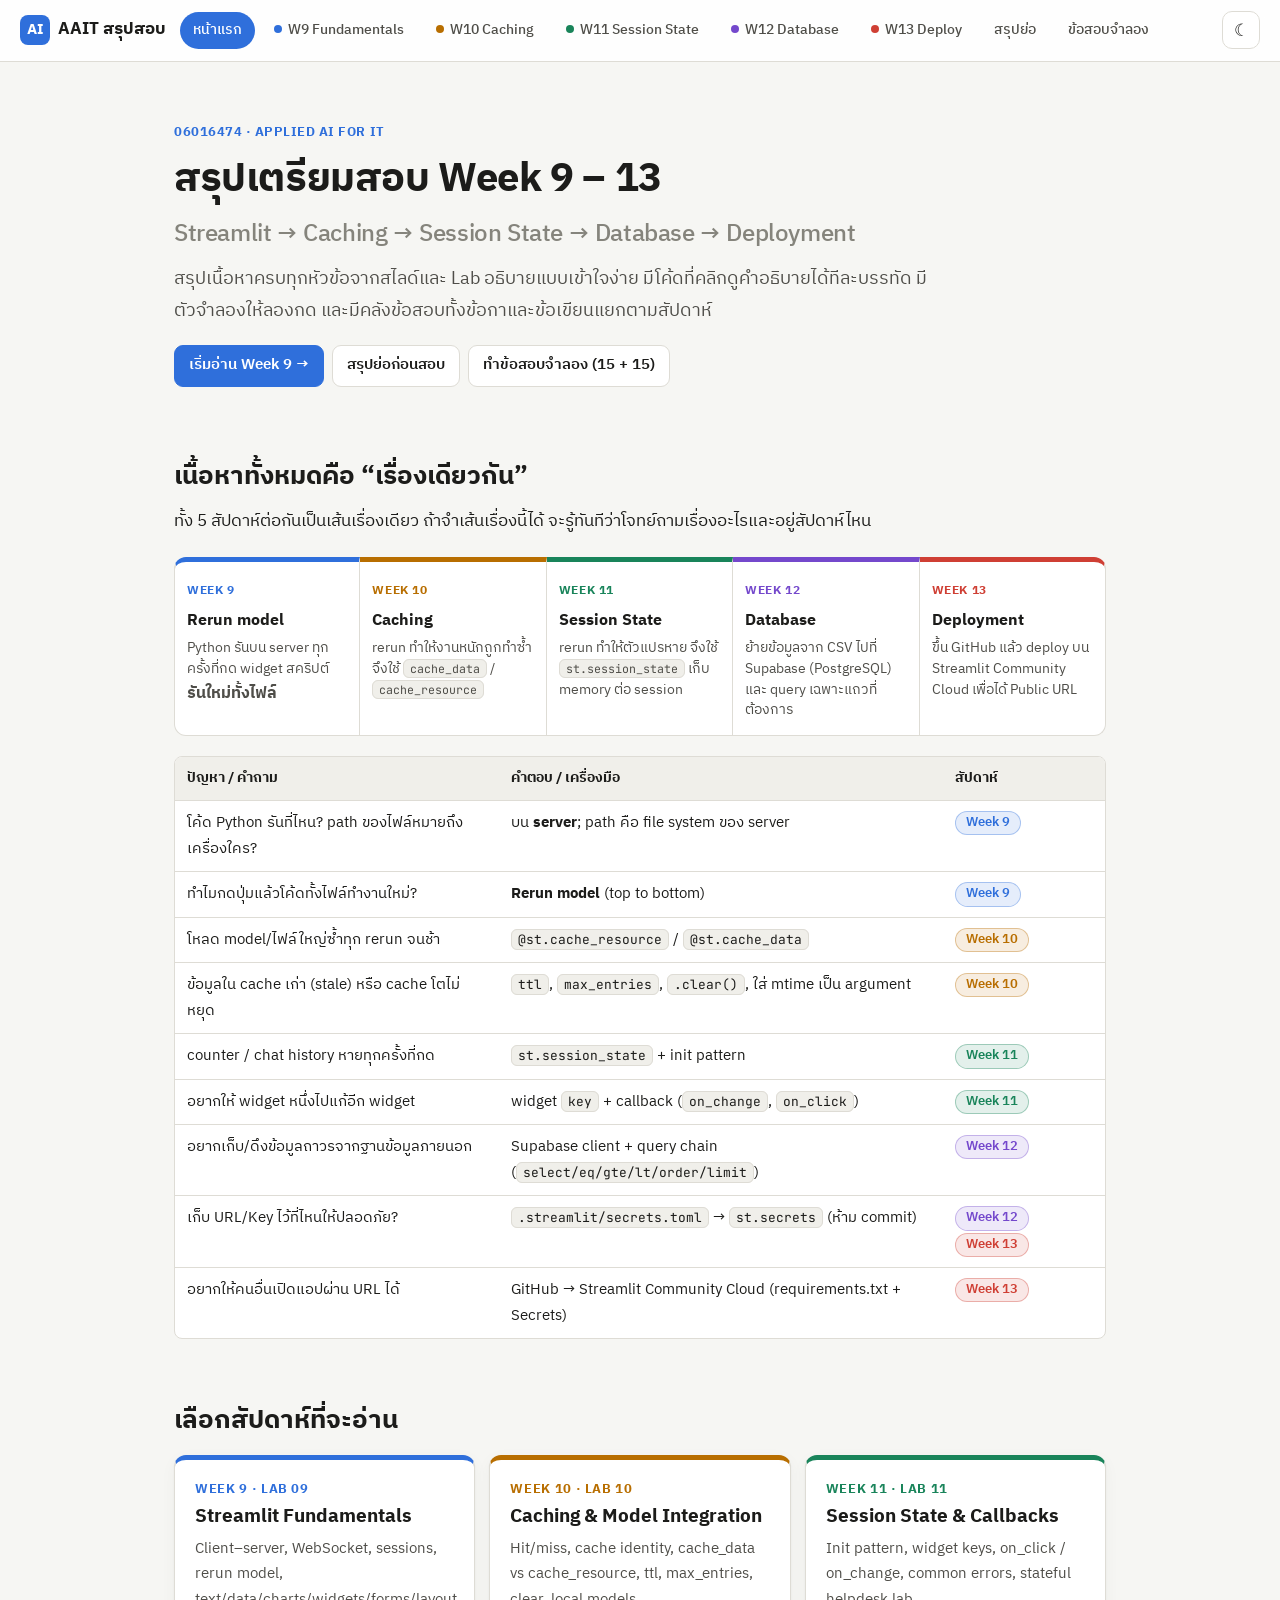
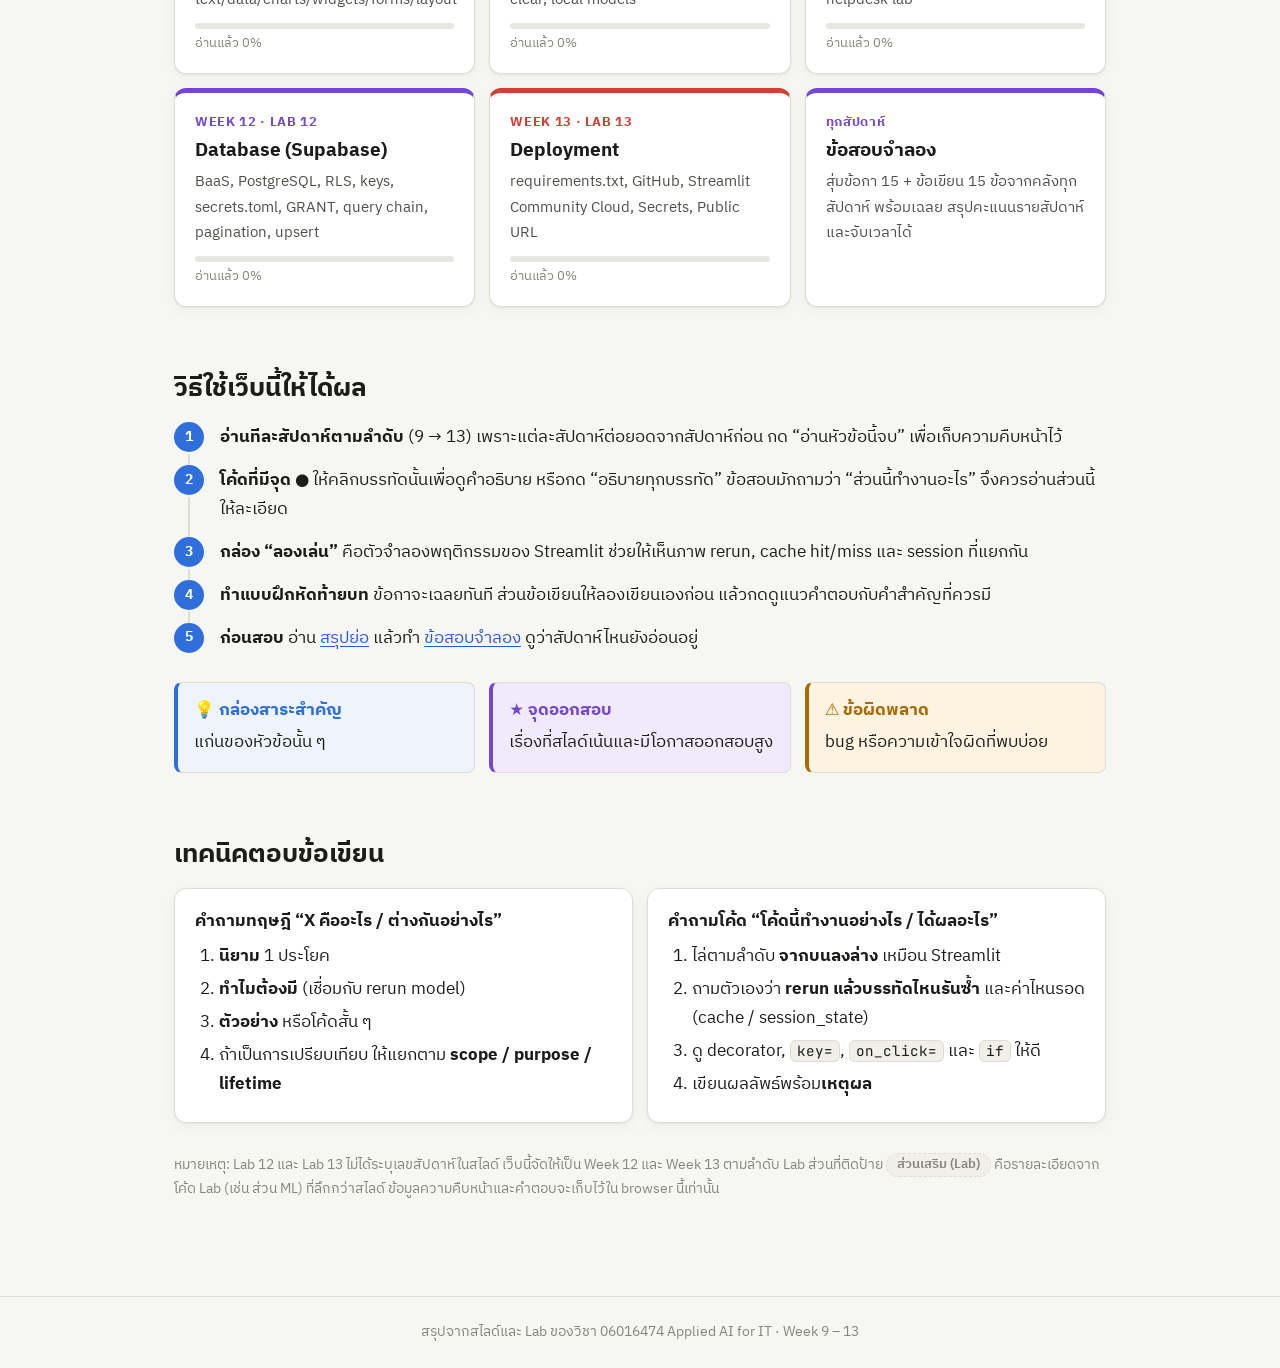
<file: index.html>
<!doctype html>
<html lang="th">
<head>
<meta charset="utf-8">
<meta name="viewport" content="width=device-width, initial-scale=1">
<title>AAIT สรุปเตรียมสอบ</title>
<meta name="description" content="สรุปเนื้อหา Applied AI for IT Week 9–13 แบบ interactive สำหรับเตรียมสอบ">
<link rel="stylesheet" href="assets/style.css">
<style>
  .story { display: grid; grid-template-columns: repeat(5, minmax(0, 1fr)); gap: 0; margin: 20px 0; }
  .story .node { position: relative; padding: 14px 12px; border: 1px solid var(--border); background: var(--surface); border-top: 5px solid var(--c); }
  .story .node:first-child { border-radius: var(--radius) 0 0 var(--radius); }
  .story .node:last-child { border-radius: 0 var(--radius) var(--radius) 0; }
  .story .node + .node { border-left: 0; }
  .story .node .wk { font-size: 12px; font-weight: 700; color: var(--c); letter-spacing: .05em; }
  .story .node b { display: block; font-size: 15.5px; margin: 2px 0 4px; }
  .story .node span.d { font-size: 13.5px; color: var(--text-2); line-height: 1.55; display: block; }
  @media (max-width: 860px) { .story { grid-template-columns: minmax(0, 1fr); } .story .node, .story .node:first-child, .story .node:last-child { border-radius: 0; border-left: 1px solid var(--border); } .story .node:first-child { border-radius: var(--radius) var(--radius) 0 0; } .story .node:last-child { border-radius: 0 0 var(--radius) var(--radius); } }
</style>
</head>
<body data-page="home">
<div class="layout no-toc">
<main>

<section class="hero">
  <span class="eyebrow">06016474 · Applied AI for IT</span>
  <h1>สรุปเตรียมสอบ Week 9 – 13<br><span class="muted" style="font-size:.6em;font-weight:500">Streamlit → Caching → Session State → Database → Deployment</span></h1>
  <p class="lead">สรุปเนื้อหาครบทุกหัวข้อจากสไลด์และ Lab อธิบายแบบเข้าใจง่าย มีโค้ดที่คลิกดูคำอธิบายได้ทีละบรรทัด มีตัวจำลองให้ลองกด และมีคลังข้อสอบทั้งข้อกาและข้อเขียนแยกตามสัปดาห์</p>
  <div class="meta">
    <a class="btn primary" href="week09.html">เริ่มอ่าน Week 9 →</a>
    <a class="btn" href="cheatsheet.html">สรุปย่อก่อนสอบ</a>
    <a class="btn" href="exam.html">ทำข้อสอบจำลอง (15 + 15)</a>
  </div>
</section>

<h2 class="no-track">เนื้อหาทั้งหมดคือ “เรื่องเดียวกัน”</h2>
<p>ทั้ง 5 สัปดาห์ต่อกันเป็นเส้นเรื่องเดียว ถ้าจำเส้นเรื่องนี้ได้ จะรู้ทันทีว่าโจทย์ถามเรื่องอะไรและอยู่สัปดาห์ไหน</p>
<div class="story">
  <div class="node" style="--c:var(--w9)"><span class="wk">WEEK 9</span><b>Rerun model</b><span class="d">Python รันบน server ทุกครั้งที่กด widget สคริปต์ <b>รันใหม่ทั้งไฟล์</b></span></div>
  <div class="node" style="--c:var(--w10)"><span class="wk">WEEK 10</span><b>Caching</b><span class="d">rerun ทำให้งานหนักถูกทำซ้ำ จึงใช้ <code>cache_data</code> / <code>cache_resource</code></span></div>
  <div class="node" style="--c:var(--w11)"><span class="wk">WEEK 11</span><b>Session State</b><span class="d">rerun ทำให้ตัวแปรหาย จึงใช้ <code>st.session_state</code> เก็บ memory ต่อ session</span></div>
  <div class="node" style="--c:var(--w12)"><span class="wk">WEEK 12</span><b>Database</b><span class="d">ย้ายข้อมูลจาก CSV ไปที่ Supabase (PostgreSQL) และ query เฉพาะแถวที่ต้องการ</span></div>
  <div class="node" style="--c:var(--w13)"><span class="wk">WEEK 13</span><b>Deployment</b><span class="d">ขึ้น GitHub แล้ว deploy บน Streamlit Community Cloud เพื่อได้ Public URL</span></div>
</div>

<div class="table-wrap"><table>
<thead><tr><th>ปัญหา / คำถาม</th><th>คำตอบ / เครื่องมือ</th><th>สัปดาห์</th></tr></thead>
<tbody>
<tr><td>โค้ด Python รันที่ไหน? path ของไฟล์หมายถึงเครื่องใคร?</td><td>บน <b>server</b>; path คือ file system ของ server</td><td><span class="chip w9">Week 9</span></td></tr>
<tr><td>ทำไมกดปุ่มแล้วโค้ดทั้งไฟล์ทำงานใหม่?</td><td><b>Rerun model</b> (top to bottom)</td><td><span class="chip w9">Week 9</span></td></tr>
<tr><td>โหลด model/ไฟล์ใหญ่ซ้ำทุก rerun จนช้า</td><td><code>@st.cache_resource</code> / <code>@st.cache_data</code></td><td><span class="chip w10">Week 10</span></td></tr>
<tr><td>ข้อมูลใน cache เก่า (stale) หรือ cache โตไม่หยุด</td><td><code>ttl</code>, <code>max_entries</code>, <code>.clear()</code>, ใส่ mtime เป็น argument</td><td><span class="chip w10">Week 10</span></td></tr>
<tr><td>counter / chat history หายทุกครั้งที่กด</td><td><code>st.session_state</code> + init pattern</td><td><span class="chip w11">Week 11</span></td></tr>
<tr><td>อยากให้ widget หนึ่งไปแก้อีก widget</td><td>widget <code>key</code> + callback (<code>on_change</code>, <code>on_click</code>)</td><td><span class="chip w11">Week 11</span></td></tr>
<tr><td>อยากเก็บ/ดึงข้อมูลถาวรจากฐานข้อมูลภายนอก</td><td>Supabase client + query chain (<code>select/eq/gte/lt/order/limit</code>)</td><td><span class="chip w12">Week 12</span></td></tr>
<tr><td>เก็บ URL/Key ไว้ที่ไหนให้ปลอดภัย?</td><td><code>.streamlit/secrets.toml</code> → <code>st.secrets</code> (ห้าม commit)</td><td><span class="chip w12">Week 12</span> <span class="chip w13">Week 13</span></td></tr>
<tr><td>อยากให้คนอื่นเปิดแอปผ่าน URL ได้</td><td>GitHub → Streamlit Community Cloud (requirements.txt + Secrets)</td><td><span class="chip w13">Week 13</span></td></tr>
</tbody></table></div>

<h2 class="no-track">เลือกสัปดาห์ที่จะอ่าน</h2>
<div class="grid c3">
  <a class="week-card" href="week09.html" style="--c:var(--w9)" data-progress="w9"><div class="wnum">Week 9 · Lab 09</div><h3>Streamlit Fundamentals</h3><p>Client–server, WebSocket, sessions, rerun model, text/data/charts/widgets/forms/layout</p><div class="bar"><i></i></div><div class="pct"></div></a>
  <a class="week-card" href="week10.html" style="--c:var(--w10)" data-progress="w10"><div class="wnum">Week 10 · Lab 10</div><h3>Caching &amp; Model Integration</h3><p>Hit/miss, cache identity, cache_data vs cache_resource, ttl, max_entries, clear, local models</p><div class="bar"><i></i></div><div class="pct"></div></a>
  <a class="week-card" href="week11.html" style="--c:var(--w11)" data-progress="w11"><div class="wnum">Week 11 · Lab 11</div><h3>Session State &amp; Callbacks</h3><p>Init pattern, widget keys, on_click / on_change, common errors, stateful helpdesk lab</p><div class="bar"><i></i></div><div class="pct"></div></a>
  <a class="week-card" href="lab12.html" style="--c:var(--w12)" data-progress="w12"><div class="wnum">Week 12 · Lab 12</div><h3>Database (Supabase)</h3><p>BaaS, PostgreSQL, RLS, keys, secrets.toml, GRANT, query chain, pagination, upsert</p><div class="bar"><i></i></div><div class="pct"></div></a>
  <a class="week-card" href="lab13.html" style="--c:var(--w13)" data-progress="w13"><div class="wnum">Week 13 · Lab 13</div><h3>Deployment</h3><p>requirements.txt, GitHub, Streamlit Community Cloud, Secrets, Public URL</p><div class="bar"><i></i></div><div class="pct"></div></a>
  <a class="week-card" href="exam.html" style="--c:var(--exam)"><div class="wnum">ทุกสัปดาห์</div><h3>ข้อสอบจำลอง</h3><p>สุ่มข้อกา 15 + ข้อเขียน 15 ข้อจากคลังทุกสัปดาห์ พร้อมเฉลย สรุปคะแนนรายสัปดาห์ และจับเวลาได้</p></a>
</div>

<h2 class="no-track">วิธีใช้เว็บนี้ให้ได้ผล</h2>
<ol class="steps">
  <li><b>อ่านทีละสัปดาห์ตามลำดับ</b> (9 → 13) เพราะแต่ละสัปดาห์ต่อยอดจากสัปดาห์ก่อน กด “อ่านหัวข้อนี้จบ” เพื่อเก็บความคืบหน้าไว้</li>
  <li><b>โค้ดที่มีจุด ●</b> ให้คลิกบรรทัดนั้นเพื่อดูคำอธิบาย หรือกด “อธิบายทุกบรรทัด” ข้อสอบมักถามว่า “ส่วนนี้ทำงานอะไร” จึงควรอ่านส่วนนี้ให้ละเอียด</li>
  <li><b>กล่อง “ลองเล่น”</b> คือตัวจำลองพฤติกรรมของ Streamlit ช่วยให้เห็นภาพ rerun, cache hit/miss และ session ที่แยกกัน</li>
  <li><b>ทำแบบฝึกหัดท้ายบท</b> ข้อกาจะเฉลยทันที ส่วนข้อเขียนให้ลองเขียนเองก่อน แล้วกดดูแนวคำตอบกับคำสำคัญที่ควรมี</li>
  <li><b>ก่อนสอบ</b> อ่าน <a href="cheatsheet.html">สรุปย่อ</a> แล้วทำ <a href="exam.html">ข้อสอบจำลอง</a> ดูว่าสัปดาห์ไหนยังอ่อนอยู่</li>
</ol>

<div class="grid c3">
  <div class="callout key" style="margin:0"><div class="callout-title">💡 กล่องสาระสำคัญ</div>แก่นของหัวข้อนั้น ๆ</div>
  <div class="callout exam" style="margin:0"><div class="callout-title">★ จุดออกสอบ</div>เรื่องที่สไลด์เน้นและมีโอกาสออกสอบสูง</div>
  <div class="callout warn" style="margin:0"><div class="callout-title">⚠ ข้อผิดพลาด</div>bug หรือความเข้าใจผิดที่พบบ่อย</div>
</div>

<h2 class="no-track">เทคนิคตอบข้อเขียน</h2>
<div class="grid c2">
  <div class="card"><h4>คำถามทฤษฎี “X คืออะไร / ต่างกันอย่างไร”</h4>
    <ol><li><b>นิยาม</b> 1 ประโยค</li><li><b>ทำไมต้องมี</b> (เชื่อมกับ rerun model)</li><li><b>ตัวอย่าง</b> หรือโค้ดสั้น ๆ</li><li>ถ้าเป็นการเปรียบเทียบ ให้แยกตาม <b>scope / purpose / lifetime</b></li></ol></div>
  <div class="card"><h4>คำถามโค้ด “โค้ดนี้ทำงานอย่างไร / ได้ผลอะไร”</h4>
    <ol><li>ไล่ตามลำดับ <b>จากบนลงล่าง</b> เหมือน Streamlit</li><li>ถามตัวเองว่า <b>rerun แล้วบรรทัดไหนรันซ้ำ</b> และค่าไหนรอด (cache / session_state)</li><li>ดู decorator, <code>key=</code>, <code>on_click=</code> และ <code>if</code> ให้ดี</li><li>เขียนผลลัพธ์พร้อม<b>เหตุผล</b></li></ol></div>
</div>

<p class="muted small" style="margin-top:30px">หมายเหตุ: Lab 12 และ Lab 13 ไม่ได้ระบุเลขสัปดาห์ในสไลด์ เว็บนี้จัดให้เป็น Week 12 และ Week 13 ตามลำดับ Lab ส่วนที่ติดป้าย <span class="chip extra">ส่วนเสริม (Lab)</span> คือรายละเอียดจากโค้ด Lab (เช่น ส่วน ML) ที่ลึกกว่าสไลด์ ข้อมูลความคืบหน้าและคำตอบจะเก็บไว้ใน browser นี้เท่านั้น</p>

</main>
</div>
<footer class="site">สรุปจากสไลด์และ Lab ของวิชา 06016474 Applied AI for IT · Week 9 – 13</footer>
<script src="assets/app.js"></script>
</body>
</html>
</file>
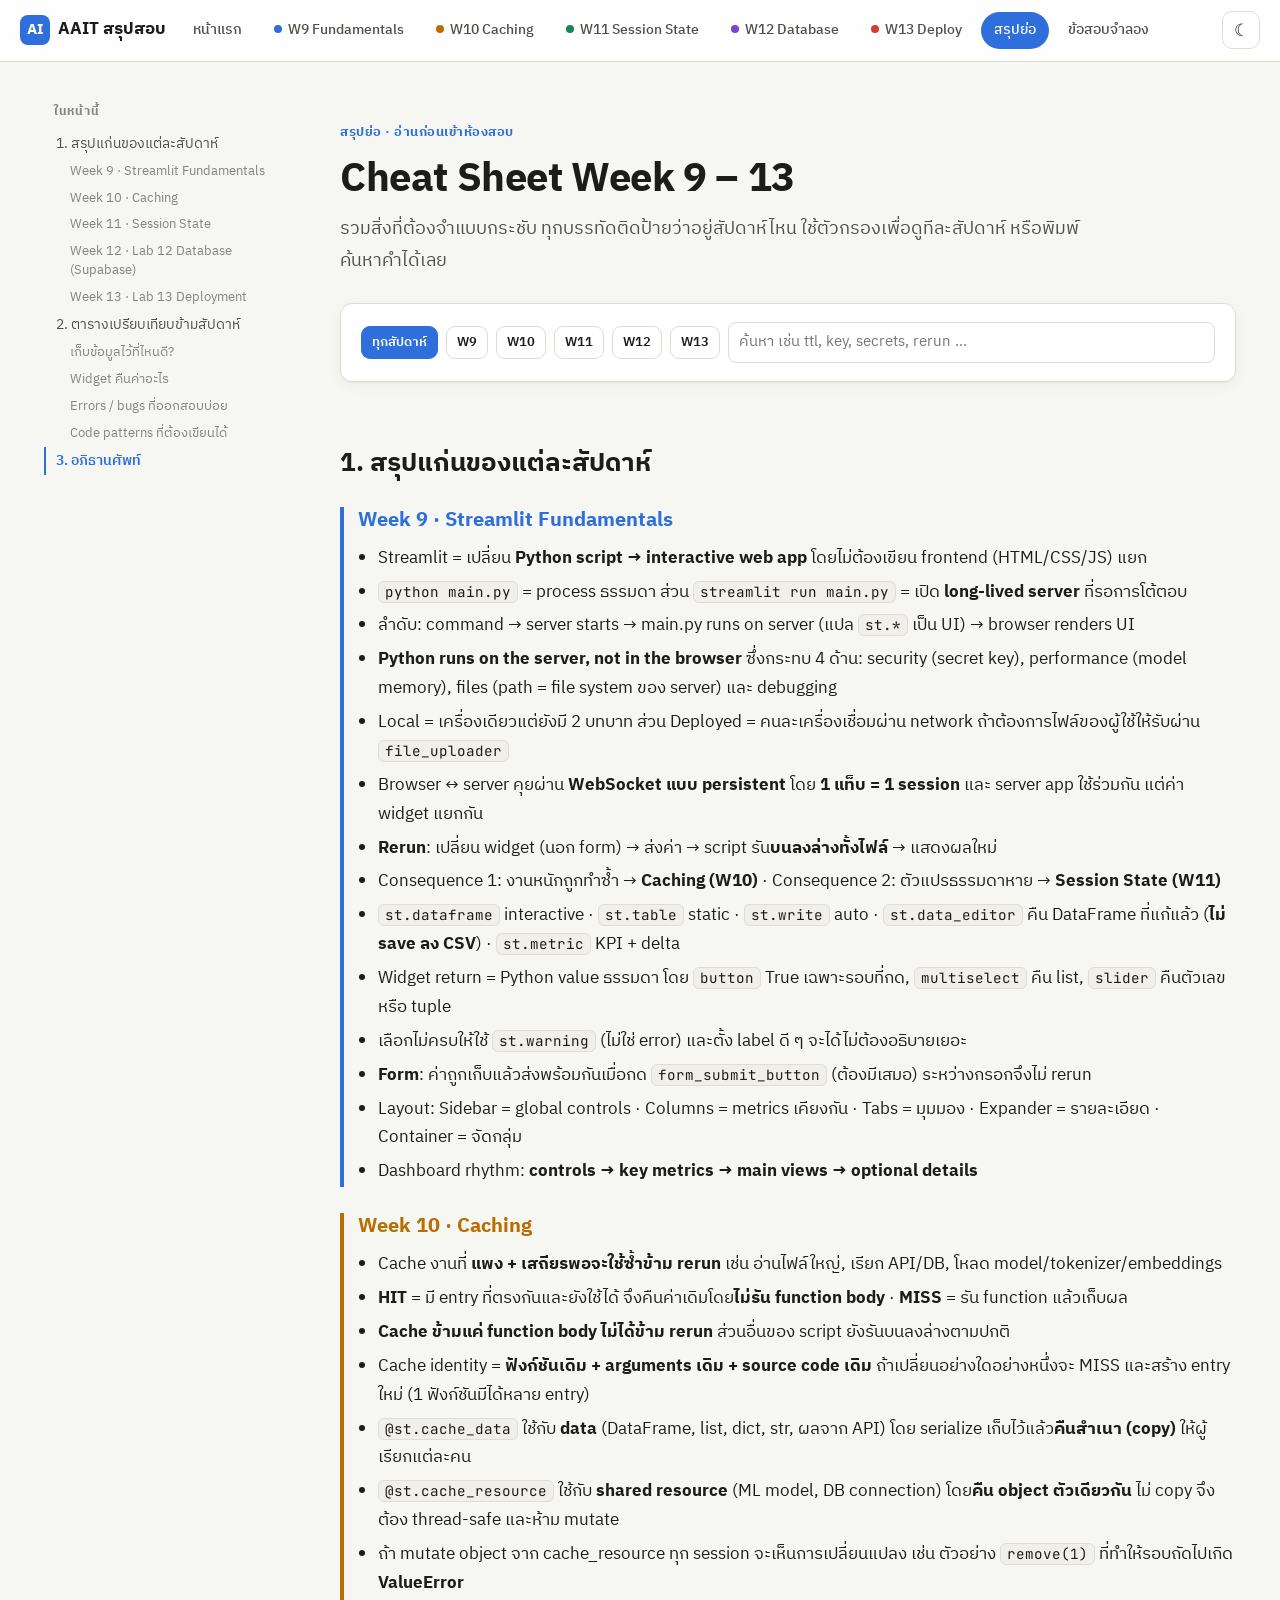
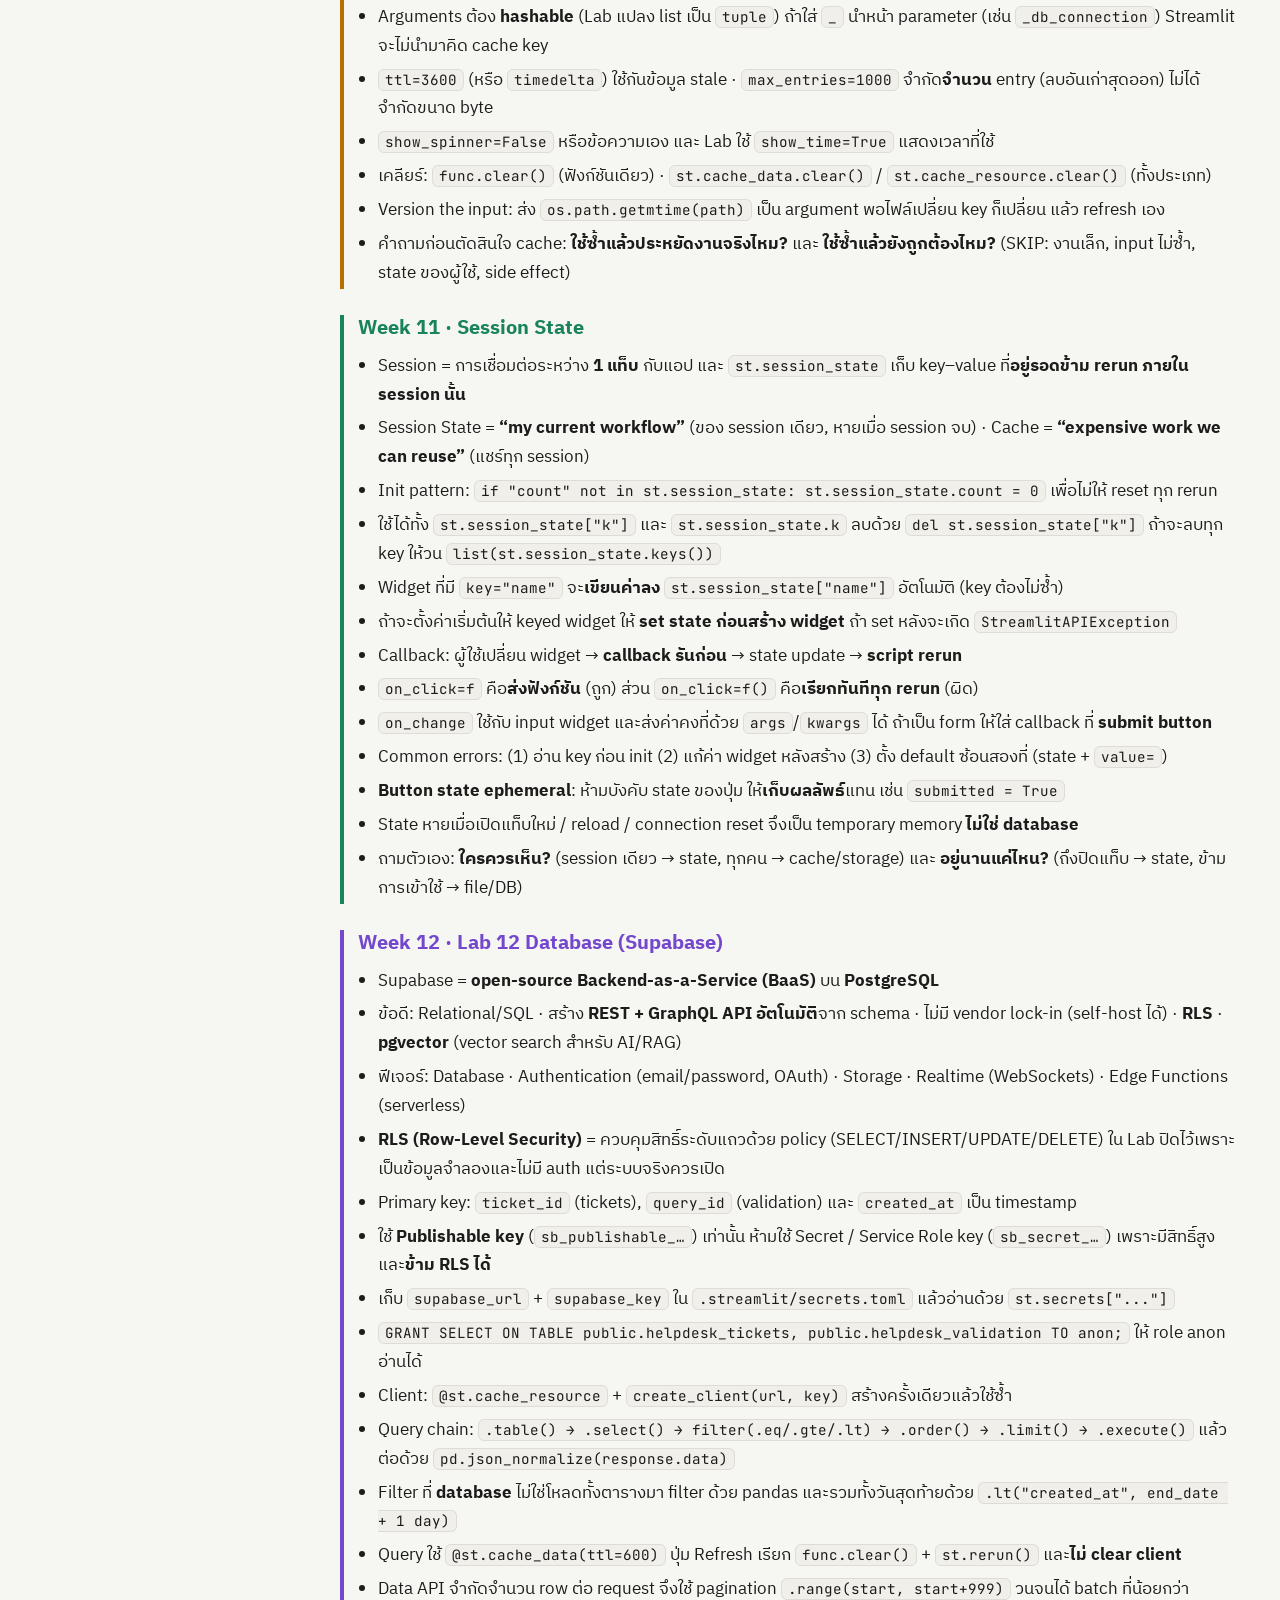
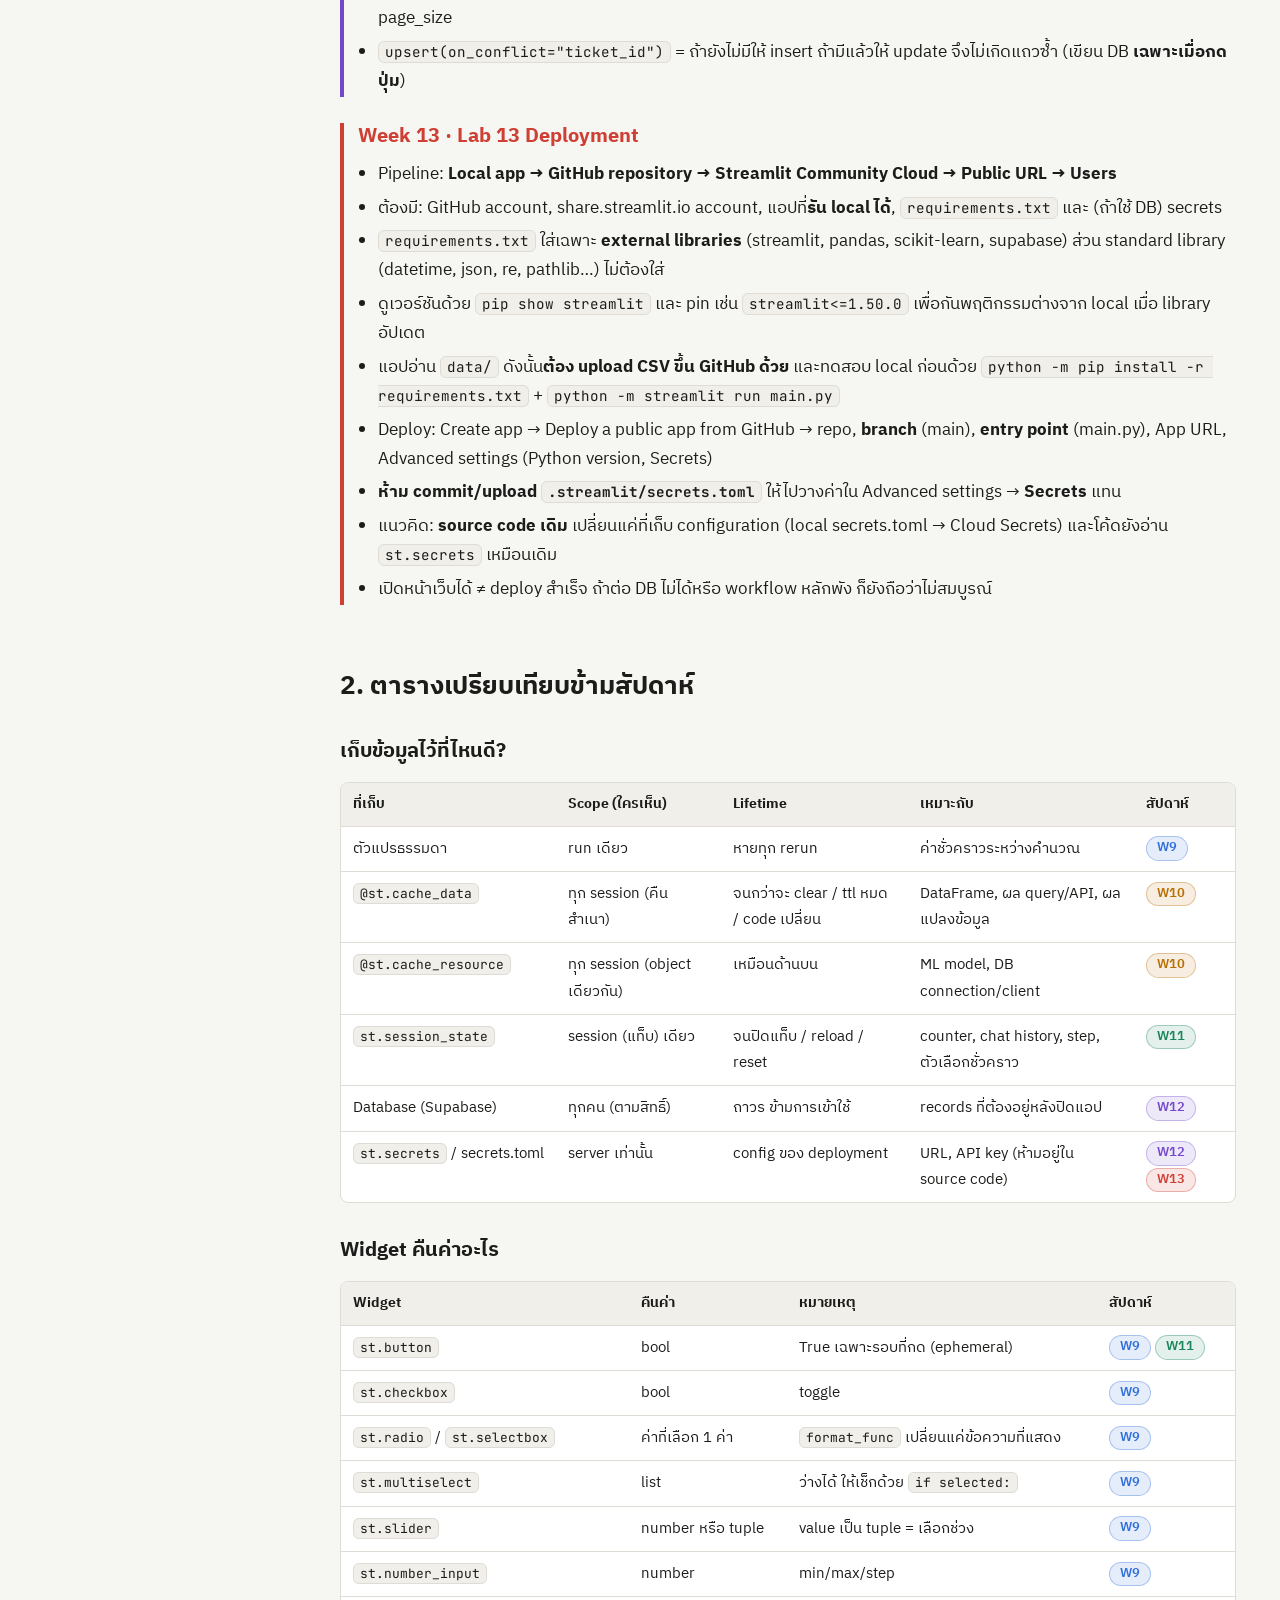
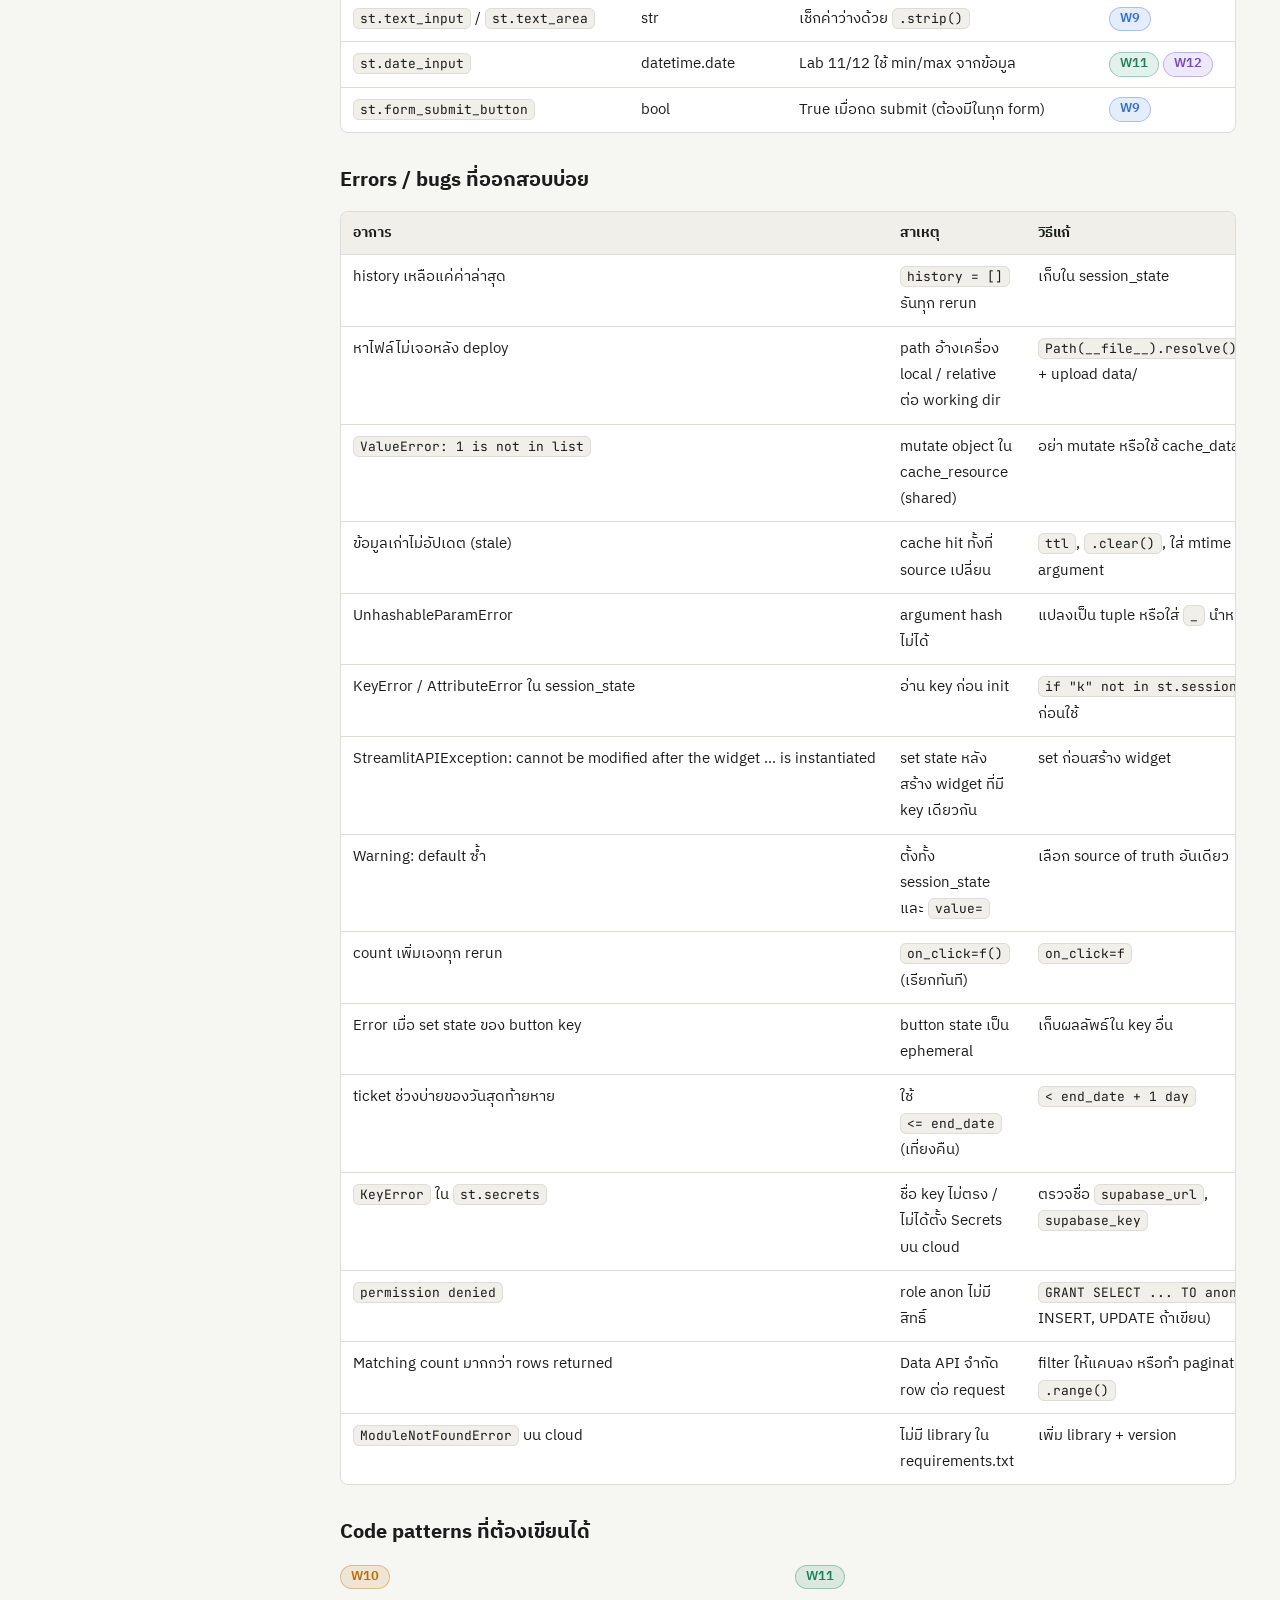
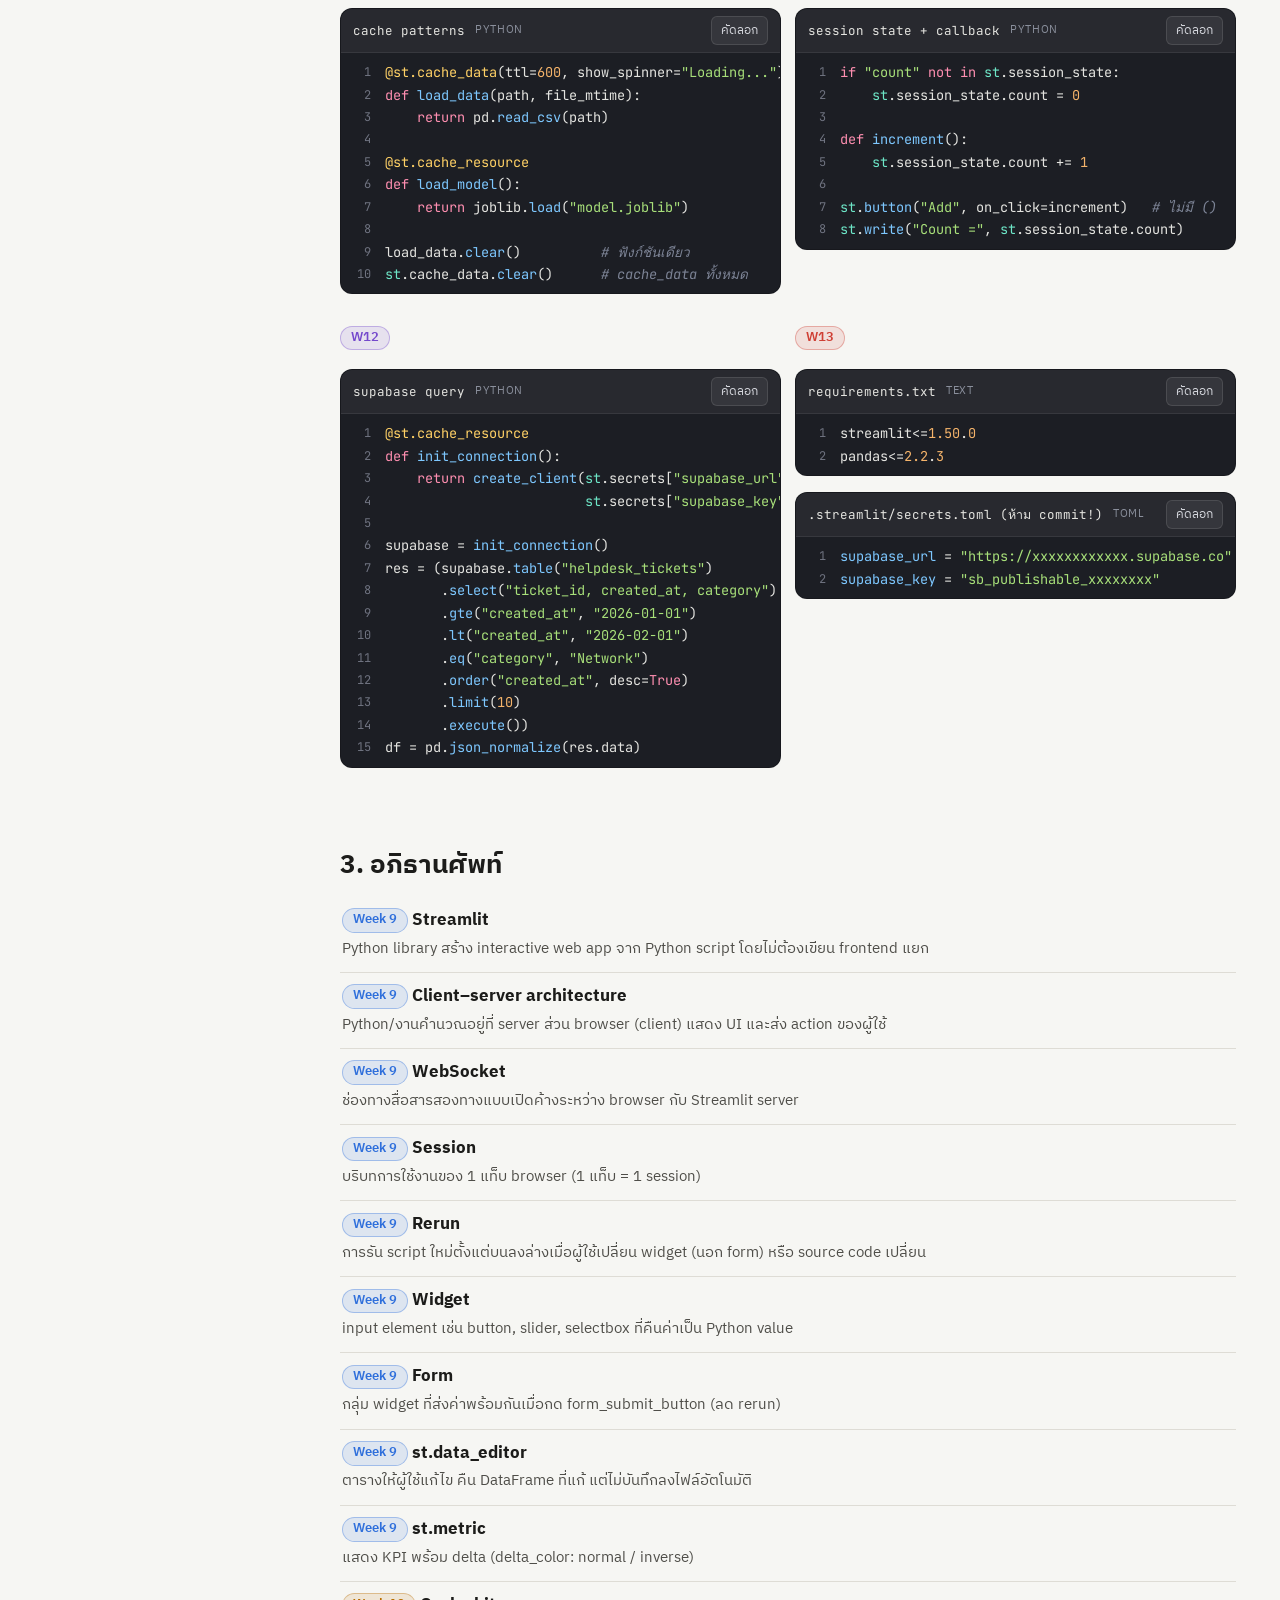
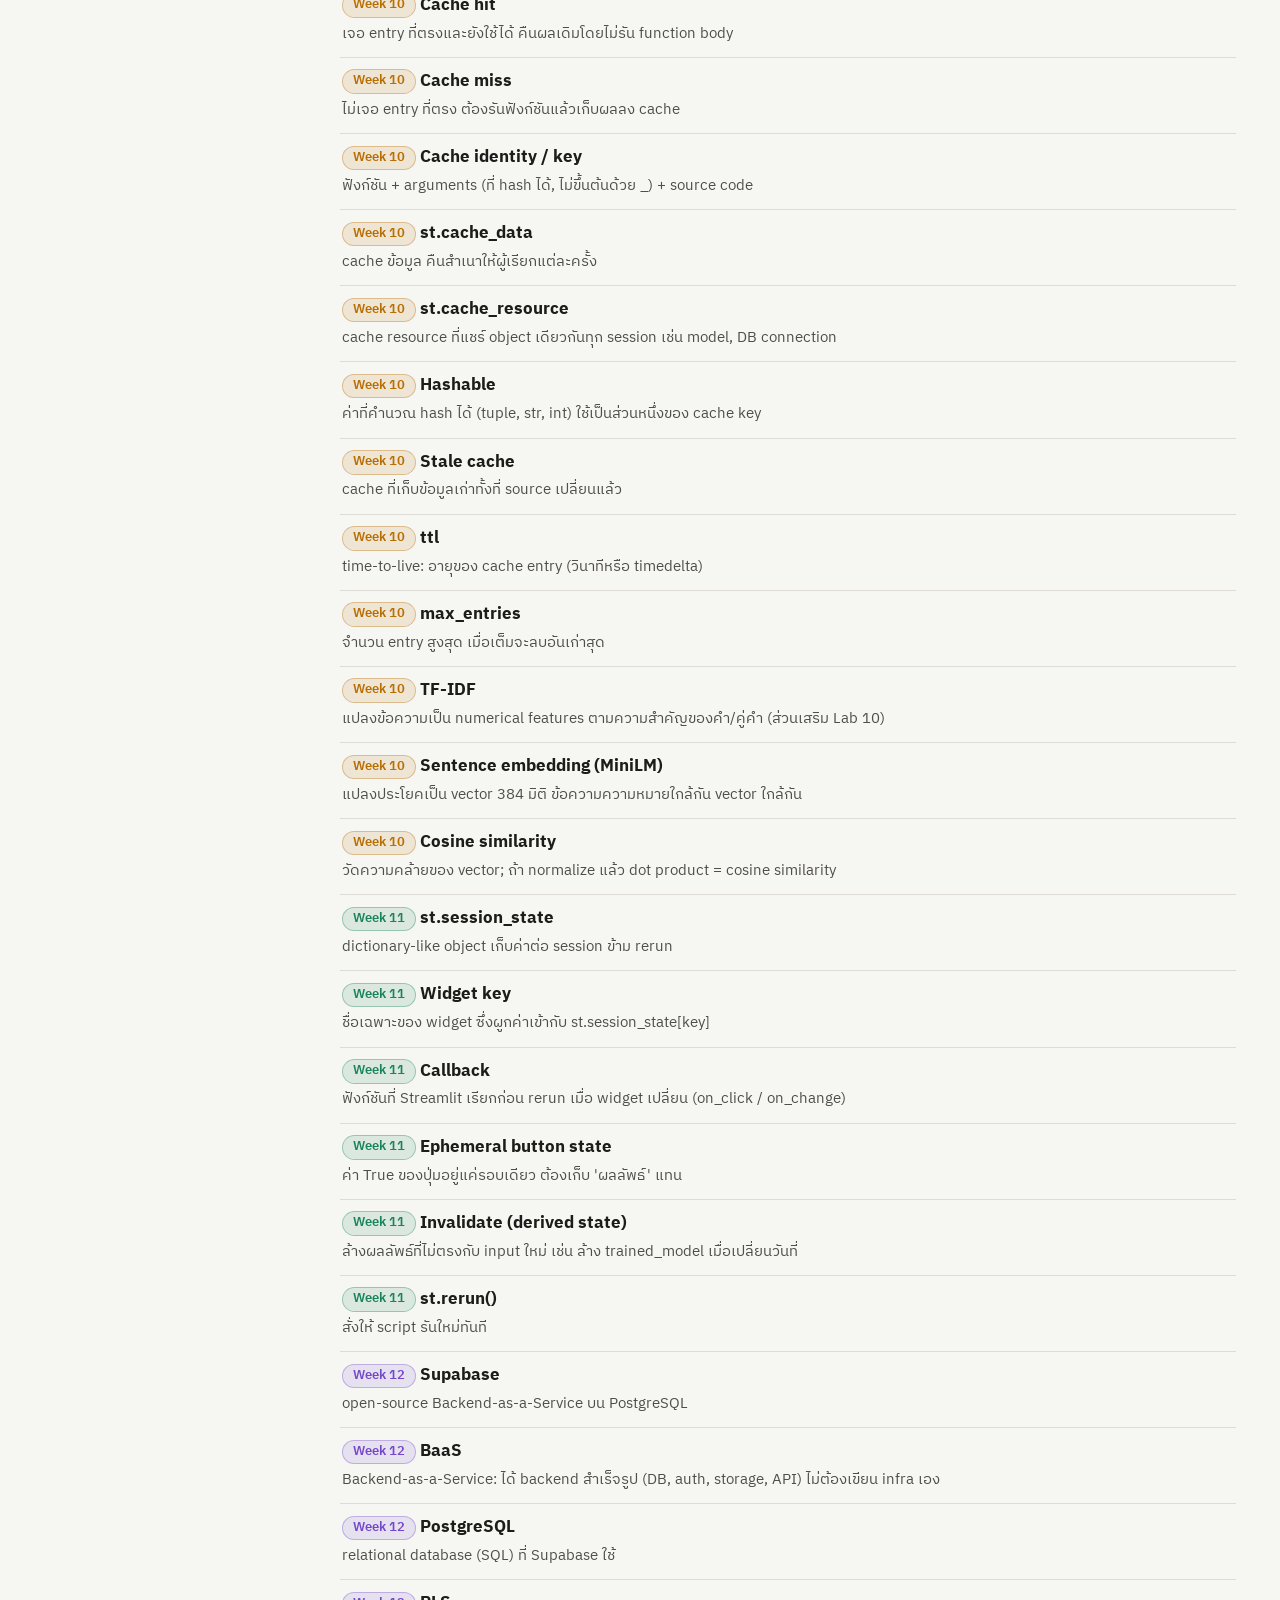
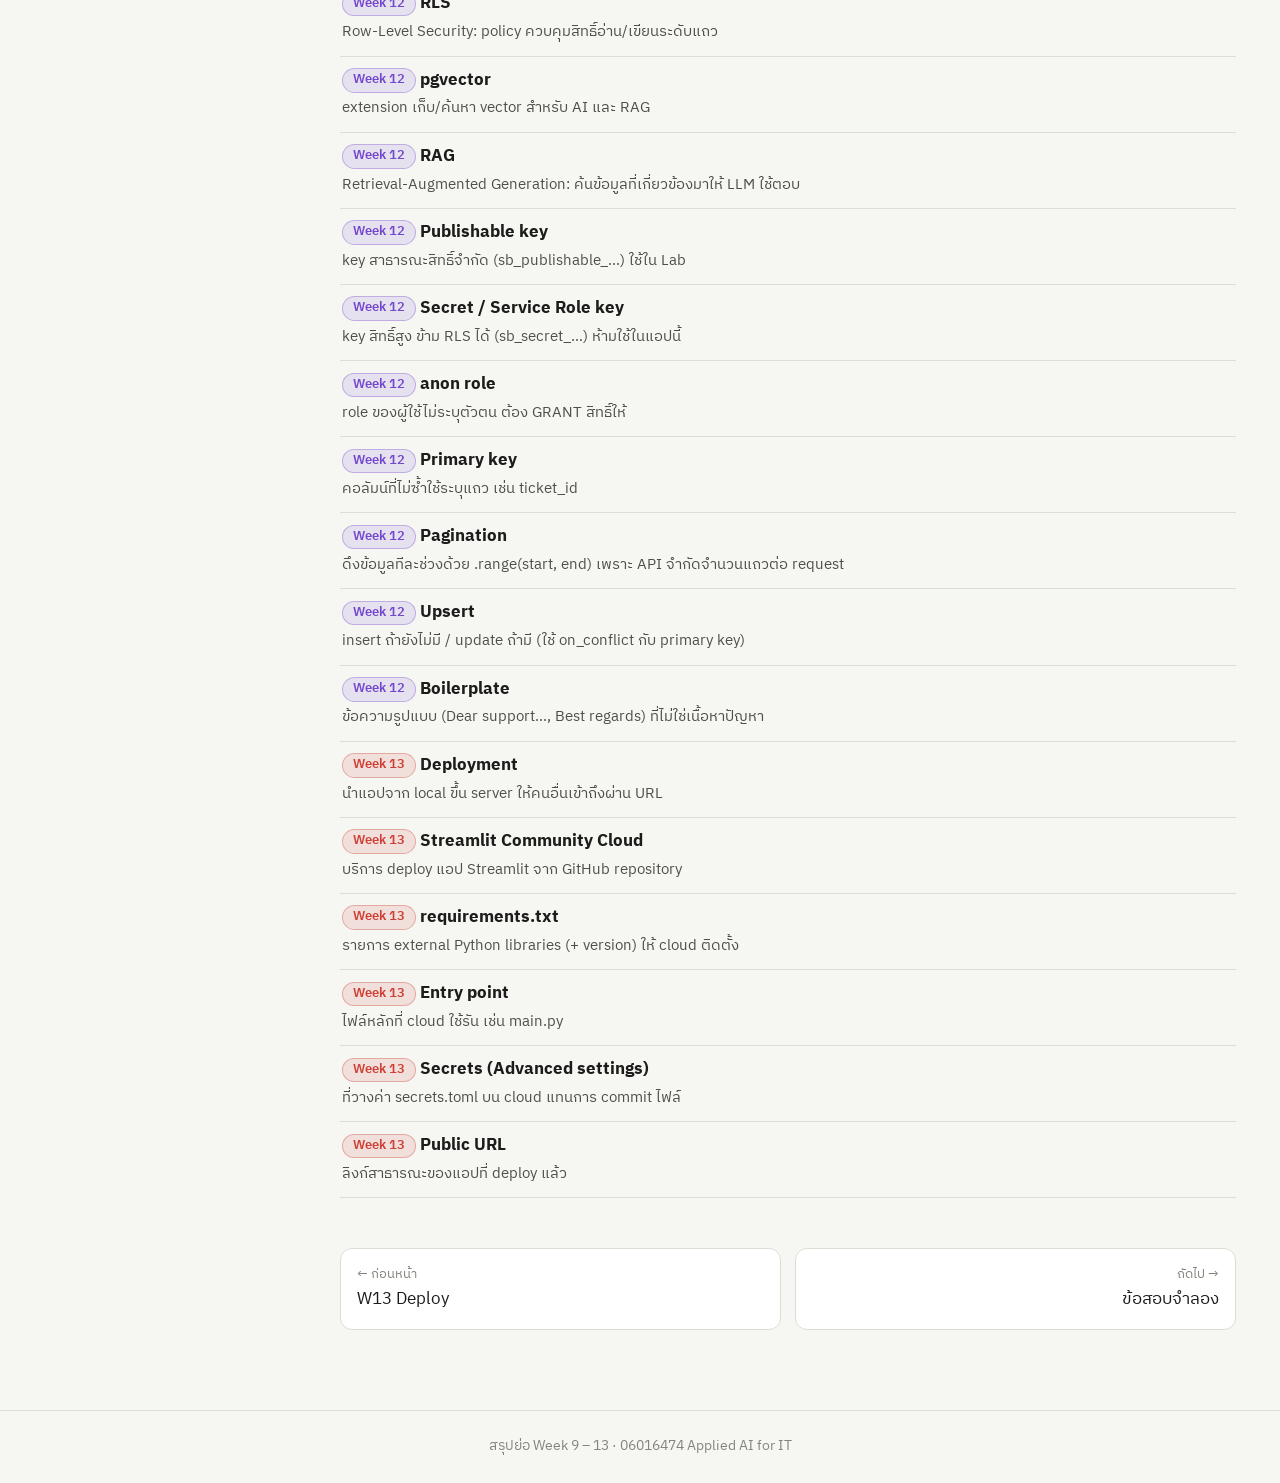
<file: cheatsheet.html>
<!doctype html>
<html lang="th">
<head>
<meta charset="utf-8">
<meta name="viewport" content="width=device-width, initial-scale=1">
<title>สรุปย่อก่อนสอบ</title>
<meta name="description" content="Cheat sheet Week 9–13 แยกตามสัปดาห์ พร้อมตารางเปรียบเทียบและอภิธานศัพท์">
<link rel="stylesheet" href="assets/style.css">
<style>
  .cs-week { border-left: 4px solid var(--c); padding-left: 14px; margin: 26px 0; }
  .cs-week > h3 { margin-top: 0; color: var(--c); }
  .cs-list { margin: 0; padding-left: 20px; }
  .cs-list li { margin: 5px 0; }
  .hidden-by-filter { display: none !important; }
  .filter-btn.on { background: var(--wk); color: #fff; border-color: var(--wk); }
  tr.cs-item td:first-child { white-space: nowrap; }
</style>
</head>
<body data-page="cheat">
<div class="layout">
<aside class="toc"></aside>
<main>

<section class="hero">
  <span class="eyebrow">สรุปย่อ · อ่านก่อนเข้าห้องสอบ</span>
  <h1>Cheat Sheet Week 9 – 13</h1>
  <p class="lead">รวมสิ่งที่ต้องจำแบบกระชับ ทุกบรรทัดติดป้ายว่าอยู่สัปดาห์ไหน ใช้ตัวกรองเพื่อดูทีละสัปดาห์ หรือพิมพ์ค้นหาคำได้เลย</p>
</section>

<div class="card" style="position:sticky;top:70px;z-index:5">
  <div class="filterbar" style="margin:0">
    <button class="btn sm filter-btn on" data-f="all" type="button">ทุกสัปดาห์</button>
    <button class="btn sm filter-btn" data-f="w9" type="button">W9</button>
    <button class="btn sm filter-btn" data-f="w10" type="button">W10</button>
    <button class="btn sm filter-btn" data-f="w11" type="button">W11</button>
    <button class="btn sm filter-btn" data-f="w12" type="button">W12</button>
    <button class="btn sm filter-btn" data-f="w13" type="button">W13</button>
    <input type="text" id="csSearch" placeholder="ค้นหา เช่น ttl, key, secrets, rerun ...">
  </div>
</div>

<!-- ===================================================== -->
<h2 class="no-track">1. สรุปแก่นของแต่ละสัปดาห์</h2>

<div class="cs-week cs-item" data-week="w9" style="--c:var(--w9)">
<h3>Week 9 · Streamlit Fundamentals</h3>
<ul class="cs-list">
<li>Streamlit = เปลี่ยน <b>Python script → interactive web app</b> โดยไม่ต้องเขียน frontend (HTML/CSS/JS) แยก</li>
<li><code>python main.py</code> = process ธรรมดา ส่วน <code>streamlit run main.py</code> = เปิด <b>long-lived server</b> ที่รอการโต้ตอบ</li>
<li>ลำดับ: command → server starts → main.py runs on server (แปล <code>st.*</code> เป็น UI) → browser renders UI</li>
<li><b>Python runs on the server, not in the browser</b> ซึ่งกระทบ 4 ด้าน: security (secret key), performance (model memory), files (path = file system ของ server) และ debugging</li>
<li>Local = เครื่องเดียวแต่ยังมี 2 บทบาท ส่วน Deployed = คนละเครื่องเชื่อมผ่าน network ถ้าต้องการไฟล์ของผู้ใช้ให้รับผ่าน <code>file_uploader</code></li>
<li>Browser ↔ server คุยผ่าน <b>WebSocket แบบ persistent</b> โดย <b>1 แท็บ = 1 session</b> และ server app ใช้ร่วมกัน แต่ค่า widget แยกกัน</li>
<li><b>Rerun</b>: เปลี่ยน widget (นอก form) → ส่งค่า → script รัน<b>บนลงล่างทั้งไฟล์</b> → แสดงผลใหม่</li>
<li>Consequence 1: งานหนักถูกทำซ้ำ → <b>Caching (W10)</b> · Consequence 2: ตัวแปรธรรมดาหาย → <b>Session State (W11)</b></li>
<li><code>st.dataframe</code> interactive · <code>st.table</code> static · <code>st.write</code> auto · <code>st.data_editor</code> คืน DataFrame ที่แก้แล้ว (<b>ไม่ save ลง CSV</b>) · <code>st.metric</code> KPI + delta</li>
<li>Widget return = Python value ธรรมดา โดย <code>button</code> True เฉพาะรอบที่กด, <code>multiselect</code> คืน list, <code>slider</code> คืนตัวเลขหรือ tuple</li>
<li>เลือกไม่ครบให้ใช้ <code>st.warning</code> (ไม่ใช่ error) และตั้ง label ดี ๆ จะได้ไม่ต้องอธิบายเยอะ</li>
<li><b>Form</b>: ค่าถูกเก็บแล้วส่งพร้อมกันเมื่อกด <code>form_submit_button</code> (ต้องมีเสมอ) ระหว่างกรอกจึงไม่ rerun</li>
<li>Layout: Sidebar = global controls · Columns = metrics เคียงกัน · Tabs = มุมมอง · Expander = รายละเอียด · Container = จัดกลุ่ม</li>
<li>Dashboard rhythm: <b>controls → key metrics → main views → optional details</b></li>
</ul></div>

<div class="cs-week cs-item" data-week="w10" style="--c:var(--w10)">
<h3>Week 10 · Caching</h3>
<ul class="cs-list">
<li>Cache งานที่ <b>แพง + เสถียรพอจะใช้ซ้ำข้าม rerun</b> เช่น อ่านไฟล์ใหญ่, เรียก API/DB, โหลด model/tokenizer/embeddings</li>
<li><b>HIT</b> = มี entry ที่ตรงกันและยังใช้ได้ จึงคืนค่าเดิมโดย<b>ไม่รัน function body</b> · <b>MISS</b> = รัน function แล้วเก็บผล</li>
<li><b>Cache ข้ามแค่ function body ไม่ได้ข้าม rerun</b> ส่วนอื่นของ script ยังรันบนลงล่างตามปกติ</li>
<li>Cache identity = <b>ฟังก์ชันเดิม + arguments เดิม + source code เดิม</b> ถ้าเปลี่ยนอย่างใดอย่างหนึ่งจะ MISS และสร้าง entry ใหม่ (1 ฟังก์ชันมีได้หลาย entry)</li>
<li><code>@st.cache_data</code> ใช้กับ <b>data</b> (DataFrame, list, dict, str, ผลจาก API) โดย serialize เก็บไว้แล้ว<b>คืนสำเนา (copy)</b> ให้ผู้เรียกแต่ละคน</li>
<li><code>@st.cache_resource</code> ใช้กับ <b>shared resource</b> (ML model, DB connection) โดย<b>คืน object ตัวเดียวกัน</b> ไม่ copy จึงต้อง thread-safe และห้าม mutate</li>
<li>ถ้า mutate object จาก cache_resource ทุก session จะเห็นการเปลี่ยนแปลง เช่น ตัวอย่าง <code>remove(1)</code> ที่ทำให้รอบถัดไปเกิด <b>ValueError</b></li>
<li>Arguments ต้อง <b>hashable</b> (Lab แปลง list เป็น <code>tuple</code>) ถ้าใส่ <code>_</code> นำหน้า parameter (เช่น <code>_db_connection</code>) Streamlit จะไม่นำมาคิด cache key</li>
<li><code>ttl=3600</code> (หรือ <code>timedelta</code>) ใช้กันข้อมูล stale · <code>max_entries=1000</code> จำกัด<b>จำนวน</b> entry (ลบอันเก่าสุดออก) ไม่ได้จำกัดขนาด byte</li>
<li><code>show_spinner=False</code> หรือข้อความเอง และ Lab ใช้ <code>show_time=True</code> แสดงเวลาที่ใช้</li>
<li>เคลียร์: <code>func.clear()</code> (ฟังก์ชันเดียว) · <code>st.cache_data.clear()</code> / <code>st.cache_resource.clear()</code> (ทั้งประเภท)</li>
<li>Version the input: ส่ง <code>os.path.getmtime(path)</code> เป็น argument พอไฟล์เปลี่ยน key ก็เปลี่ยน แล้ว refresh เอง</li>
<li>คำถามก่อนตัดสินใจ cache: <b>ใช้ซ้ำแล้วประหยัดงานจริงไหม?</b> และ <b>ใช้ซ้ำแล้วยังถูกต้องไหม?</b> (SKIP: งานเล็ก, input ไม่ซ้ำ, state ของผู้ใช้, side effect)</li>
</ul></div>

<div class="cs-week cs-item" data-week="w11" style="--c:var(--w11)">
<h3>Week 11 · Session State</h3>
<ul class="cs-list">
<li>Session = การเชื่อมต่อระหว่าง <b>1 แท็บ</b> กับแอป และ <code>st.session_state</code> เก็บ key–value ที่<b>อยู่รอดข้าม rerun ภายใน session นั้น</b></li>
<li>Session State = <b>“my current workflow”</b> (ของ session เดียว, หายเมื่อ session จบ) · Cache = <b>“expensive work we can reuse”</b> (แชร์ทุก session)</li>
<li>Init pattern: <code>if "count" not in st.session_state: st.session_state.count = 0</code> เพื่อไม่ให้ reset ทุก rerun</li>
<li>ใช้ได้ทั้ง <code>st.session_state["k"]</code> และ <code>st.session_state.k</code> ลบด้วย <code>del st.session_state["k"]</code> ถ้าจะลบทุก key ให้วน <code>list(st.session_state.keys())</code></li>
<li>Widget ที่มี <code>key="name"</code> จะ<b>เขียนค่าลง</b> <code>st.session_state["name"]</code> อัตโนมัติ (key ต้องไม่ซ้ำ)</li>
<li>ถ้าจะตั้งค่าเริ่มต้นให้ keyed widget ให้ <b>set state ก่อนสร้าง widget</b> ถ้า set หลังจะเกิด <code>StreamlitAPIException</code></li>
<li>Callback: ผู้ใช้เปลี่ยน widget → <b>callback รันก่อน</b> → state update → <b>script rerun</b></li>
<li><code>on_click=f</code> คือ<b>ส่งฟังก์ชัน</b> (ถูก) ส่วน <code>on_click=f()</code> คือ<b>เรียกทันทีทุก rerun</b> (ผิด)</li>
<li><code>on_change</code> ใช้กับ input widget และส่งค่าคงที่ด้วย <code>args</code>/<code>kwargs</code> ได้ ถ้าเป็น form ให้ใส่ callback ที่ <b>submit button</b></li>
<li>Common errors: (1) อ่าน key ก่อน init (2) แก้ค่า widget หลังสร้าง (3) ตั้ง default ซ้อนสองที่ (state + <code>value=</code>)</li>
<li><b>Button state ephemeral</b>: ห้ามบังคับ state ของปุ่ม ให้<b>เก็บผลลัพธ์</b>แทน เช่น <code>submitted = True</code></li>
<li>State หายเมื่อเปิดแท็บใหม่ / reload / connection reset จึงเป็น temporary memory <b>ไม่ใช่ database</b></li>
<li>ถามตัวเอง: <b>ใครควรเห็น?</b> (session เดียว → state, ทุกคน → cache/storage) และ <b>อยู่นานแค่ไหน?</b> (ถึงปิดแท็บ → state, ข้ามการเข้าใช้ → file/DB)</li>
</ul></div>

<div class="cs-week cs-item" data-week="w12" style="--c:var(--w12)">
<h3>Week 12 · Lab 12 Database (Supabase)</h3>
<ul class="cs-list">
<li>Supabase = <b>open-source Backend-as-a-Service (BaaS)</b> บน <b>PostgreSQL</b></li>
<li>ข้อดี: Relational/SQL · สร้าง <b>REST + GraphQL API อัตโนมัติ</b>จาก schema · ไม่มี vendor lock-in (self-host ได้) · <b>RLS</b> · <b>pgvector</b> (vector search สำหรับ AI/RAG)</li>
<li>ฟีเจอร์: Database · Authentication (email/password, OAuth) · Storage · Realtime (WebSockets) · Edge Functions (serverless)</li>
<li><b>RLS (Row-Level Security)</b> = ควบคุมสิทธิ์ระดับแถวด้วย policy (SELECT/INSERT/UPDATE/DELETE) ใน Lab ปิดไว้เพราะเป็นข้อมูลจำลองและไม่มี auth แต่ระบบจริงควรเปิด</li>
<li>Primary key: <code>ticket_id</code> (tickets), <code>query_id</code> (validation) และ <code>created_at</code> เป็น timestamp</li>
<li>ใช้ <b>Publishable key</b> (<code>sb_publishable_…</code>) เท่านั้น ห้ามใช้ Secret / Service Role key (<code>sb_secret_…</code>) เพราะมีสิทธิ์สูงและ<b>ข้าม RLS ได้</b></li>
<li>เก็บ <code>supabase_url</code> + <code>supabase_key</code> ใน <code>.streamlit/secrets.toml</code> แล้วอ่านด้วย <code>st.secrets["..."]</code></li>
<li><code>GRANT SELECT ON TABLE public.helpdesk_tickets, public.helpdesk_validation TO anon;</code> ให้ role anon อ่านได้</li>
<li>Client: <code>@st.cache_resource</code> + <code>create_client(url, key)</code> สร้างครั้งเดียวแล้วใช้ซ้ำ</li>
<li>Query chain: <code>.table() → .select() → filter(.eq/.gte/.lt) → .order() → .limit() → .execute()</code> แล้วต่อด้วย <code>pd.json_normalize(response.data)</code></li>
<li>Filter ที่ <b>database</b> ไม่ใช่โหลดทั้งตารางมา filter ด้วย pandas และรวมทั้งวันสุดท้ายด้วย <code>.lt("created_at", end_date + 1 day)</code></li>
<li>Query ใช้ <code>@st.cache_data(ttl=600)</code> ปุ่ม Refresh เรียก <code>func.clear()</code> + <code>st.rerun()</code> และ<b>ไม่ clear client</b></li>
<li>Data API จำกัดจำนวน row ต่อ request จึงใช้ pagination <code>.range(start, start+999)</code> วนจนได้ batch ที่น้อยกว่า page_size</li>
<li><code>upsert(on_conflict="ticket_id")</code> = ถ้ายังไม่มีให้ insert ถ้ามีแล้วให้ update จึงไม่เกิดแถวซ้ำ (เขียน DB <b>เฉพาะเมื่อกดปุ่ม</b>)</li>
</ul></div>

<div class="cs-week cs-item" data-week="w13" style="--c:var(--w13)">
<h3>Week 13 · Lab 13 Deployment</h3>
<ul class="cs-list">
<li>Pipeline: <b>Local app → GitHub repository → Streamlit Community Cloud → Public URL → Users</b></li>
<li>ต้องมี: GitHub account, share.streamlit.io account, แอปที่<b>รัน local ได้</b>, <code>requirements.txt</code> และ (ถ้าใช้ DB) secrets</li>
<li><code>requirements.txt</code> ใส่เฉพาะ <b>external libraries</b> (streamlit, pandas, scikit-learn, supabase) ส่วน standard library (datetime, json, re, pathlib…) ไม่ต้องใส่</li>
<li>ดูเวอร์ชันด้วย <code>pip show streamlit</code> และ pin เช่น <code>streamlit&lt;=1.50.0</code> เพื่อกันพฤติกรรมต่างจาก local เมื่อ library อัปเดต</li>
<li>แอปอ่าน <code>data/</code> ดังนั้น<b>ต้อง upload CSV ขึ้น GitHub ด้วย</b> และทดสอบ local ก่อนด้วย <code>python -m pip install -r requirements.txt</code> + <code>python -m streamlit run main.py</code></li>
<li>Deploy: Create app → Deploy a public app from GitHub → repo, <b>branch</b> (main), <b>entry point</b> (main.py), App URL, Advanced settings (Python version, Secrets)</li>
<li><b>ห้าม commit/upload <code>.streamlit/secrets.toml</code></b> ให้ไปวางค่าใน Advanced settings → <b>Secrets</b> แทน</li>
<li>แนวคิด: <b>source code เดิม</b> เปลี่ยนแค่ที่เก็บ configuration (local secrets.toml → Cloud Secrets) และโค้ดยังอ่าน <code>st.secrets</code> เหมือนเดิม</li>
<li>เปิดหน้าเว็บได้ ≠ deploy สำเร็จ ถ้าต่อ DB ไม่ได้หรือ workflow หลักพัง ก็ยังถือว่าไม่สมบูรณ์</li>
</ul></div>

<!-- ===================================================== -->
<h2 class="no-track">2. ตารางเปรียบเทียบข้ามสัปดาห์</h2>

<h3>เก็บข้อมูลไว้ที่ไหนดี?</h3>
<div class="table-wrap"><table>
<thead><tr><th>ที่เก็บ</th><th>Scope (ใครเห็น)</th><th>Lifetime</th><th>เหมาะกับ</th><th>สัปดาห์</th></tr></thead>
<tbody>
<tr class="cs-item" data-week="w9"><td>ตัวแปรธรรมดา</td><td>run เดียว</td><td>หายทุก rerun</td><td>ค่าชั่วคราวระหว่างคำนวณ</td><td><span class="chip w9">W9</span></td></tr>
<tr class="cs-item" data-week="w10"><td><code>@st.cache_data</code></td><td>ทุก session (คืนสำเนา)</td><td>จนกว่าจะ clear / ttl หมด / code เปลี่ยน</td><td>DataFrame, ผล query/API, ผลแปลงข้อมูล</td><td><span class="chip w10">W10</span></td></tr>
<tr class="cs-item" data-week="w10"><td><code>@st.cache_resource</code></td><td>ทุก session (object เดียวกัน)</td><td>เหมือนด้านบน</td><td>ML model, DB connection/client</td><td><span class="chip w10">W10</span></td></tr>
<tr class="cs-item" data-week="w11"><td><code>st.session_state</code></td><td>session (แท็บ) เดียว</td><td>จนปิดแท็บ / reload / reset</td><td>counter, chat history, step, ตัวเลือกชั่วคราว</td><td><span class="chip w11">W11</span></td></tr>
<tr class="cs-item" data-week="w12"><td>Database (Supabase)</td><td>ทุกคน (ตามสิทธิ์)</td><td>ถาวร ข้ามการเข้าใช้</td><td>records ที่ต้องอยู่หลังปิดแอป</td><td><span class="chip w12">W12</span></td></tr>
<tr class="cs-item" data-week="w12"><td><code>st.secrets</code> / secrets.toml</td><td>server เท่านั้น</td><td>config ของ deployment</td><td>URL, API key (ห้ามอยู่ใน source code)</td><td><span class="chip w12">W12</span> <span class="chip w13">W13</span></td></tr>
</tbody></table></div>

<h3>Widget คืนค่าอะไร</h3>
<div class="table-wrap"><table>
<thead><tr><th>Widget</th><th>คืนค่า</th><th>หมายเหตุ</th><th>สัปดาห์</th></tr></thead>
<tbody>
<tr class="cs-item" data-week="w9"><td><code>st.button</code></td><td>bool</td><td>True เฉพาะรอบที่กด (ephemeral)</td><td><span class="chip w9">W9</span> <span class="chip w11">W11</span></td></tr>
<tr class="cs-item" data-week="w9"><td><code>st.checkbox</code></td><td>bool</td><td>toggle</td><td><span class="chip w9">W9</span></td></tr>
<tr class="cs-item" data-week="w9"><td><code>st.radio</code> / <code>st.selectbox</code></td><td>ค่าที่เลือก 1 ค่า</td><td><code>format_func</code> เปลี่ยนแค่ข้อความที่แสดง</td><td><span class="chip w9">W9</span></td></tr>
<tr class="cs-item" data-week="w9"><td><code>st.multiselect</code></td><td>list</td><td>ว่างได้ ให้เช็กด้วย <code>if selected:</code></td><td><span class="chip w9">W9</span></td></tr>
<tr class="cs-item" data-week="w9"><td><code>st.slider</code></td><td>number หรือ tuple</td><td>value เป็น tuple = เลือกช่วง</td><td><span class="chip w9">W9</span></td></tr>
<tr class="cs-item" data-week="w9"><td><code>st.number_input</code></td><td>number</td><td>min/max/step</td><td><span class="chip w9">W9</span></td></tr>
<tr class="cs-item" data-week="w9"><td><code>st.text_input</code> / <code>st.text_area</code></td><td>str</td><td>เช็กค่าว่างด้วย <code>.strip()</code></td><td><span class="chip w9">W9</span></td></tr>
<tr class="cs-item" data-week="w11"><td><code>st.date_input</code></td><td>datetime.date</td><td>Lab 11/12 ใช้ min/max จากข้อมูล</td><td><span class="chip w11">W11</span> <span class="chip w12">W12</span></td></tr>
<tr class="cs-item" data-week="w9"><td><code>st.form_submit_button</code></td><td>bool</td><td>True เมื่อกด submit (ต้องมีในทุก form)</td><td><span class="chip w9">W9</span></td></tr>
</tbody></table></div>

<h3>Errors / bugs ที่ออกสอบบ่อย</h3>
<div class="table-wrap"><table>
<thead><tr><th>อาการ</th><th>สาเหตุ</th><th>วิธีแก้</th><th>สัปดาห์</th></tr></thead>
<tbody>
<tr class="cs-item" data-week="w9"><td>history เหลือแค่ค่าล่าสุด</td><td><code>history = []</code> รันทุก rerun</td><td>เก็บใน session_state</td><td><span class="chip w9">W9</span> <span class="chip w11">W11</span></td></tr>
<tr class="cs-item" data-week="w9"><td>หาไฟล์ไม่เจอหลัง deploy</td><td>path อ้างเครื่อง local / relative ต่อ working dir</td><td><code>Path(__file__).resolve().parent</code> + upload data/</td><td><span class="chip w9">W9</span> <span class="chip w13">W13</span></td></tr>
<tr class="cs-item" data-week="w10"><td><code>ValueError: 1 is not in list</code></td><td>mutate object ใน cache_resource (shared)</td><td>อย่า mutate หรือใช้ cache_data</td><td><span class="chip w10">W10</span></td></tr>
<tr class="cs-item" data-week="w10"><td>ข้อมูลเก่าไม่อัปเดต (stale)</td><td>cache hit ทั้งที่ source เปลี่ยน</td><td><code>ttl</code>, <code>.clear()</code>, ใส่ mtime เป็น argument</td><td><span class="chip w10">W10</span> <span class="chip w12">W12</span></td></tr>
<tr class="cs-item" data-week="w10"><td>UnhashableParamError</td><td>argument hash ไม่ได้</td><td>แปลงเป็น tuple หรือใส่ <code>_</code> นำหน้า</td><td><span class="chip w10">W10</span></td></tr>
<tr class="cs-item" data-week="w11"><td>KeyError / AttributeError ใน session_state</td><td>อ่าน key ก่อน init</td><td><code>if "k" not in st.session_state:</code> ก่อนใช้</td><td><span class="chip w11">W11</span></td></tr>
<tr class="cs-item" data-week="w11"><td>StreamlitAPIException: cannot be modified after the widget … is instantiated</td><td>set state หลังสร้าง widget ที่มี key เดียวกัน</td><td>set ก่อนสร้าง widget</td><td><span class="chip w11">W11</span></td></tr>
<tr class="cs-item" data-week="w11"><td>Warning: default ซ้ำ</td><td>ตั้งทั้ง session_state และ <code>value=</code></td><td>เลือก source of truth อันเดียว</td><td><span class="chip w11">W11</span></td></tr>
<tr class="cs-item" data-week="w11"><td>count เพิ่มเองทุก rerun</td><td><code>on_click=f()</code> (เรียกทันที)</td><td><code>on_click=f</code></td><td><span class="chip w11">W11</span></td></tr>
<tr class="cs-item" data-week="w11"><td>Error เมื่อ set state ของ button key</td><td>button state เป็น ephemeral</td><td>เก็บผลลัพธ์ใน key อื่น</td><td><span class="chip w11">W11</span></td></tr>
<tr class="cs-item" data-week="w11"><td>ticket ช่วงบ่ายของวันสุดท้ายหาย</td><td>ใช้ <code>&lt;= end_date</code> (เที่ยงคืน)</td><td><code>&lt; end_date + 1 day</code></td><td><span class="chip w11">W11</span> <span class="chip w12">W12</span></td></tr>
<tr class="cs-item" data-week="w12"><td><code>KeyError</code> ใน <code>st.secrets</code></td><td>ชื่อ key ไม่ตรง / ไม่ได้ตั้ง Secrets บน cloud</td><td>ตรวจชื่อ <code>supabase_url</code>, <code>supabase_key</code></td><td><span class="chip w12">W12</span> <span class="chip w13">W13</span></td></tr>
<tr class="cs-item" data-week="w12"><td><code>permission denied</code></td><td>role anon ไม่มีสิทธิ์</td><td><code>GRANT SELECT ... TO anon</code> (+ INSERT, UPDATE ถ้าเขียน)</td><td><span class="chip w12">W12</span></td></tr>
<tr class="cs-item" data-week="w12"><td>Matching count มากกว่า rows returned</td><td>Data API จำกัด row ต่อ request</td><td>filter ให้แคบลง หรือทำ pagination ด้วย <code>.range()</code></td><td><span class="chip w12">W12</span></td></tr>
<tr class="cs-item" data-week="w13"><td><code>ModuleNotFoundError</code> บน cloud</td><td>ไม่มี library ใน requirements.txt</td><td>เพิ่ม library + version</td><td><span class="chip w13">W13</span></td></tr>
</tbody></table></div>

<h3>Code patterns ที่ต้องเขียนได้</h3>
<div class="grid c2">
<div class="cs-item" data-week="w10"><span class="chip w10">W10</span>
<script type="text/plain" class="code" data-title="cache patterns">
@st.cache_data(ttl=600, show_spinner="Loading...")
def load_data(path, file_mtime):
    return pd.read_csv(path)

@st.cache_resource
def load_model():
    return joblib.load("model.joblib")

load_data.clear()          # ฟังก์ชันเดียว
st.cache_data.clear()      # cache_data ทั้งหมด
</script></div>
<div class="cs-item" data-week="w11"><span class="chip w11">W11</span>
<script type="text/plain" class="code" data-title="session state + callback">
if "count" not in st.session_state:
    st.session_state.count = 0

def increment():
    st.session_state.count += 1

st.button("Add", on_click=increment)   # ไม่มี ()
st.write("Count =", st.session_state.count)
</script></div>
<div class="cs-item" data-week="w12"><span class="chip w12">W12</span>
<script type="text/plain" class="code" data-title="supabase query">
@st.cache_resource
def init_connection():
    return create_client(st.secrets["supabase_url"],
                         st.secrets["supabase_key"])

supabase = init_connection()
res = (supabase.table("helpdesk_tickets")
       .select("ticket_id, created_at, category")
       .gte("created_at", "2026-01-01")
       .lt("created_at", "2026-02-01")
       .eq("category", "Network")
       .order("created_at", desc=True)
       .limit(10)
       .execute())
df = pd.json_normalize(res.data)
</script></div>
<div class="cs-item" data-week="w13"><span class="chip w13">W13</span>
<script type="text/plain" class="code" data-title="requirements.txt" data-lang="text">
streamlit<=1.50.0
pandas<=2.2.3
</script>
<script type="text/plain" class="code" data-title=".streamlit/secrets.toml (ห้าม commit!)" data-lang="toml">
supabase_url = "https://xxxxxxxxxxxx.supabase.co"
supabase_key = "sb_publishable_xxxxxxxx"
</script></div>
</div>

<!-- ===================================================== -->
<h2 class="no-track">3. อภิธานศัพท์</h2>
<div id="glossary"></div>

<div class="pager" data-auto></div>
</main>
</div>
<footer class="site">สรุปย่อ Week 9 – 13 · 06016474 Applied AI for IT</footer>
<script src="assets/app.js"></script>
<script>
document.addEventListener("aait:ready", () => {
  const { $, $$, esc } = AAIT;
  const G = [
    ["w9", "Streamlit", "Python library สร้าง interactive web app จาก Python script โดยไม่ต้องเขียน frontend แยก"],
    ["w9", "Client–server architecture", "Python/งานคำนวณอยู่ที่ server ส่วน browser (client) แสดง UI และส่ง action ของผู้ใช้"],
    ["w9", "WebSocket", "ช่องทางสื่อสารสองทางแบบเปิดค้างระหว่าง browser กับ Streamlit server"],
    ["w9", "Session", "บริบทการใช้งานของ 1 แท็บ browser (1 แท็บ = 1 session)"],
    ["w9", "Rerun", "การรัน script ใหม่ตั้งแต่บนลงล่างเมื่อผู้ใช้เปลี่ยน widget (นอก form) หรือ source code เปลี่ยน"],
    ["w9", "Widget", "input element เช่น button, slider, selectbox ที่คืนค่าเป็น Python value"],
    ["w9", "Form", "กลุ่ม widget ที่ส่งค่าพร้อมกันเมื่อกด form_submit_button (ลด rerun)"],
    ["w9", "st.data_editor", "ตารางให้ผู้ใช้แก้ไข คืน DataFrame ที่แก้ แต่ไม่บันทึกลงไฟล์อัตโนมัติ"],
    ["w9", "st.metric", "แสดง KPI พร้อม delta (delta_color: normal / inverse)"],
    ["w10", "Cache hit", "เจอ entry ที่ตรงและยังใช้ได้ คืนผลเดิมโดยไม่รัน function body"],
    ["w10", "Cache miss", "ไม่เจอ entry ที่ตรง ต้องรันฟังก์ชันแล้วเก็บผลลง cache"],
    ["w10", "Cache identity / key", "ฟังก์ชัน + arguments (ที่ hash ได้, ไม่ขึ้นต้นด้วย _) + source code"],
    ["w10", "st.cache_data", "cache ข้อมูล คืนสำเนาให้ผู้เรียกแต่ละครั้ง"],
    ["w10", "st.cache_resource", "cache resource ที่แชร์ object เดียวกันทุก session เช่น model, DB connection"],
    ["w10", "Hashable", "ค่าที่คำนวณ hash ได้ (tuple, str, int) ใช้เป็นส่วนหนึ่งของ cache key"],
    ["w10", "Stale cache", "cache ที่เก็บข้อมูลเก่าทั้งที่ source เปลี่ยนแล้ว"],
    ["w10", "ttl", "time-to-live: อายุของ cache entry (วินาทีหรือ timedelta)"],
    ["w10", "max_entries", "จำนวน entry สูงสุด เมื่อเต็มจะลบอันเก่าสุด"],
    ["w10", "TF-IDF", "แปลงข้อความเป็น numerical features ตามความสำคัญของคำ/คู่คำ (ส่วนเสริม Lab 10)"],
    ["w10", "Sentence embedding (MiniLM)", "แปลงประโยคเป็น vector 384 มิติ ข้อความความหมายใกล้กัน vector ใกล้กัน"],
    ["w10", "Cosine similarity", "วัดความคล้ายของ vector; ถ้า normalize แล้ว dot product = cosine similarity"],
    ["w11", "st.session_state", "dictionary-like object เก็บค่าต่อ session ข้าม rerun"],
    ["w11", "Widget key", "ชื่อเฉพาะของ widget ซึ่งผูกค่าเข้ากับ st.session_state[key]"],
    ["w11", "Callback", "ฟังก์ชันที่ Streamlit เรียกก่อน rerun เมื่อ widget เปลี่ยน (on_click / on_change)"],
    ["w11", "Ephemeral button state", "ค่า True ของปุ่มอยู่แค่รอบเดียว ต้องเก็บ 'ผลลัพธ์' แทน"],
    ["w11", "Invalidate (derived state)", "ล้างผลลัพธ์ที่ไม่ตรงกับ input ใหม่ เช่น ล้าง trained_model เมื่อเปลี่ยนวันที่"],
    ["w11", "st.rerun()", "สั่งให้ script รันใหม่ทันที"],
    ["w12", "Supabase", "open-source Backend-as-a-Service บน PostgreSQL"],
    ["w12", "BaaS", "Backend-as-a-Service: ได้ backend สำเร็จรูป (DB, auth, storage, API) ไม่ต้องเขียน infra เอง"],
    ["w12", "PostgreSQL", "relational database (SQL) ที่ Supabase ใช้"],
    ["w12", "RLS", "Row-Level Security: policy ควบคุมสิทธิ์อ่าน/เขียนระดับแถว"],
    ["w12", "pgvector", "extension เก็บ/ค้นหา vector สำหรับ AI และ RAG"],
    ["w12", "RAG", "Retrieval-Augmented Generation: ค้นข้อมูลที่เกี่ยวข้องมาให้ LLM ใช้ตอบ"],
    ["w12", "Publishable key", "key สาธารณะสิทธิ์จำกัด (sb_publishable_…) ใช้ใน Lab"],
    ["w12", "Secret / Service Role key", "key สิทธิ์สูง ข้าม RLS ได้ (sb_secret_…) ห้ามใช้ในแอปนี้"],
    ["w12", "anon role", "role ของผู้ใช้ไม่ระบุตัวตน ต้อง GRANT สิทธิ์ให้"],
    ["w12", "Primary key", "คอลัมน์ที่ไม่ซ้ำใช้ระบุแถว เช่น ticket_id"],
    ["w12", "Pagination", "ดึงข้อมูลทีละช่วงด้วย .range(start, end) เพราะ API จำกัดจำนวนแถวต่อ request"],
    ["w12", "Upsert", "insert ถ้ายังไม่มี / update ถ้ามี (ใช้ on_conflict กับ primary key)"],
    ["w12", "Boilerplate", "ข้อความรูปแบบ (Dear support…, Best regards) ที่ไม่ใช่เนื้อหาปัญหา"],
    ["w13", "Deployment", "นำแอปจาก local ขึ้น server ให้คนอื่นเข้าถึงผ่าน URL"],
    ["w13", "Streamlit Community Cloud", "บริการ deploy แอป Streamlit จาก GitHub repository"],
    ["w13", "requirements.txt", "รายการ external Python libraries (+ version) ให้ cloud ติดตั้ง"],
    ["w13", "Entry point", "ไฟล์หลักที่ cloud ใช้รัน เช่น main.py"],
    ["w13", "Secrets (Advanced settings)", "ที่วางค่า secrets.toml บน cloud แทนการ commit ไฟล์"],
    ["w13", "Public URL", "ลิงก์สาธารณะของแอปที่ deploy แล้ว"],
  ];
  const gl = $("#glossary");
  gl.innerHTML = G.map(([w, t, d]) => `<div class="gl-item cs-item" data-week="${w}"><span class="chip ${w}">${AAIT.WEEKS[w].label}</span> <span class="term">${esc(t)}</span><div class="def">${esc(d)}</div></div>`).join("");

  let wk = "all";
  const apply = () => {
    const q = $("#csSearch").value.trim().toLowerCase();
    $$(".cs-item").forEach((el) => {
      const okW = wk === "all" || el.dataset.week === wk;
      const okQ = !q || el.textContent.toLowerCase().includes(q);
      el.classList.toggle("hidden-by-filter", !(okW && okQ));
    });
    // inside week summaries, also filter individual bullets by the search text
    $$(".cs-week").forEach((box) => $$("li", box).forEach((li) => li.classList.toggle("hidden-by-filter", !!q && !li.textContent.toLowerCase().includes(q))));
  };
  $$(".filter-btn").forEach((b) => b.addEventListener("click", () => {
    wk = b.dataset.f;
    $$(".filter-btn").forEach((x) => x.classList.toggle("on", x === b));
    apply();
  }));
  $("#csSearch").addEventListener("input", apply);
});
</script>
</body>
</html>
</file>
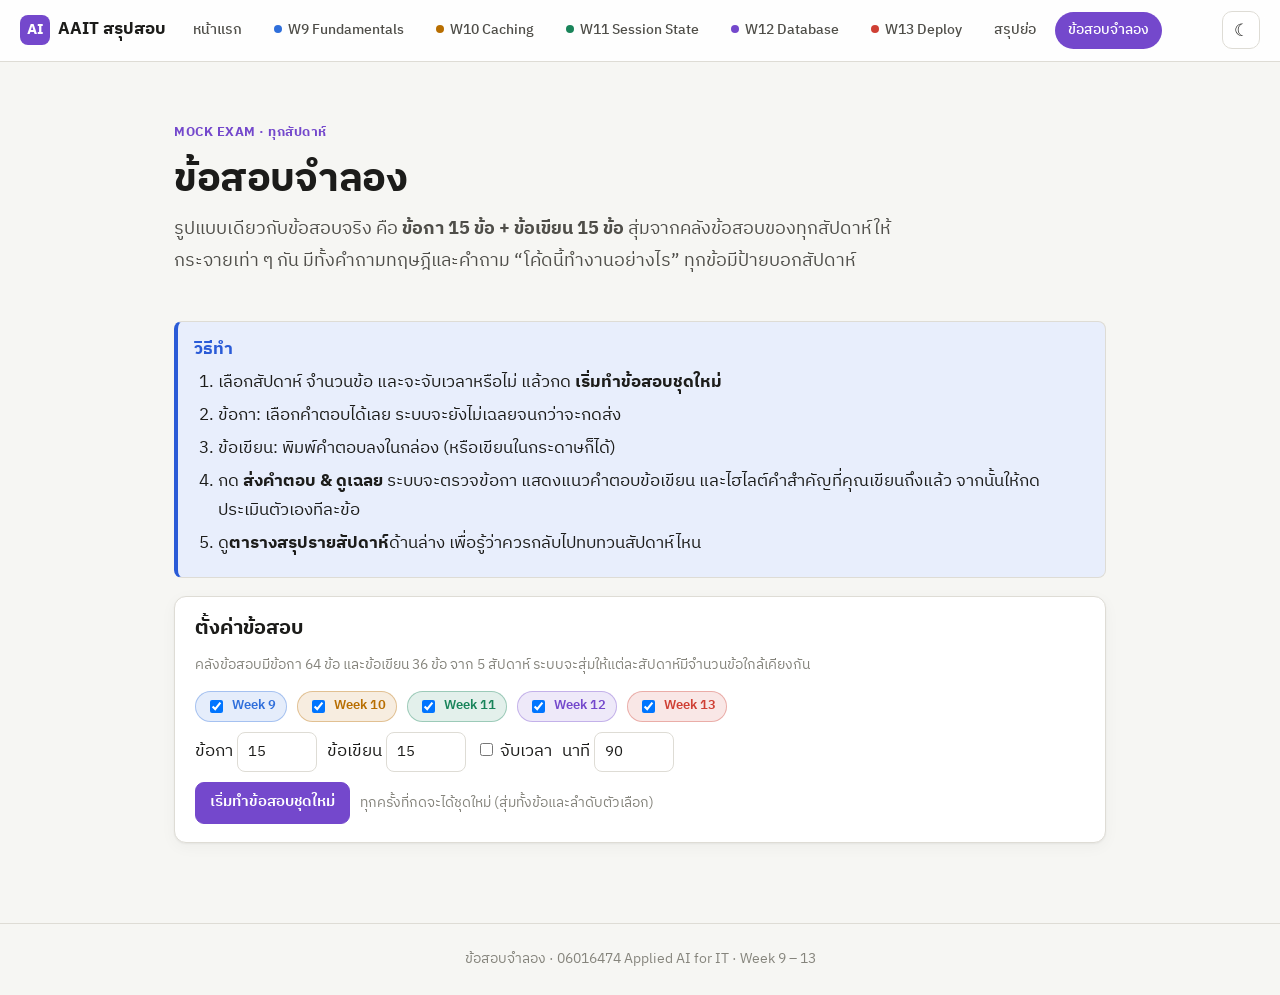
<file: exam.html>
<!doctype html>
<html lang="th">
<head>
<meta charset="utf-8">
<meta name="viewport" content="width=device-width, initial-scale=1">
<title>ข้อสอบจำลอง</title>
<meta name="description" content="ข้อสอบจำลอง ข้อกา 15 ข้อ และข้อเขียน 15 ข้อ สุ่มจากคลังข้อสอบ Week 9–13">
<link rel="stylesheet" href="assets/style.css">
</head>
<body data-page="exam" style="--wk:var(--exam)">
<div class="layout no-toc">
<main>

<section class="hero">
  <span class="eyebrow">Mock exam · ทุกสัปดาห์</span>
  <h1>ข้อสอบจำลอง</h1>
  <p class="lead">รูปแบบเดียวกับข้อสอบจริง คือ <b>ข้อกา 15 ข้อ + ข้อเขียน 15 ข้อ</b> สุ่มจากคลังข้อสอบของทุกสัปดาห์ให้กระจายเท่า ๆ กัน มีทั้งคำถามทฤษฎีและคำถาม “โค้ดนี้ทำงานอย่างไร” ทุกข้อมีป้ายบอกสัปดาห์</p>
</section>

<div class="callout tip"><div class="callout-title">วิธีทำ</div>
<ol style="margin:0">
<li>เลือกสัปดาห์ จำนวนข้อ และจะจับเวลาหรือไม่ แล้วกด <b>เริ่มทำข้อสอบชุดใหม่</b></li>
<li>ข้อกา: เลือกคำตอบได้เลย ระบบจะยังไม่เฉลยจนกว่าจะกดส่ง</li>
<li>ข้อเขียน: พิมพ์คำตอบลงในกล่อง (หรือเขียนในกระดาษก็ได้)</li>
<li>กด <b>ส่งคำตอบ &amp; ดูเฉลย</b> ระบบจะตรวจข้อกา แสดงแนวคำตอบข้อเขียน และไฮไลต์คำสำคัญที่คุณเขียนถึงแล้ว จากนั้นให้กดประเมินตัวเองทีละข้อ</li>
<li>ดู<b>ตารางสรุปรายสัปดาห์</b>ด้านล่าง เพื่อรู้ว่าควรกลับไปทบทวนสัปดาห์ไหน</li>
</ol></div>

<div id="exam-mount"></div>

</main>
</div>
<footer class="site">ข้อสอบจำลอง · 06016474 Applied AI for IT · Week 9 – 13</footer>
<script src="assets/q-w9.js"></script>
<script src="assets/q-w10.js"></script>
<script src="assets/q-w11.js"></script>
<script src="assets/q-w12.js"></script>
<script src="assets/q-w13.js"></script>
<script src="assets/app.js"></script>
</body>
</html>
</file>
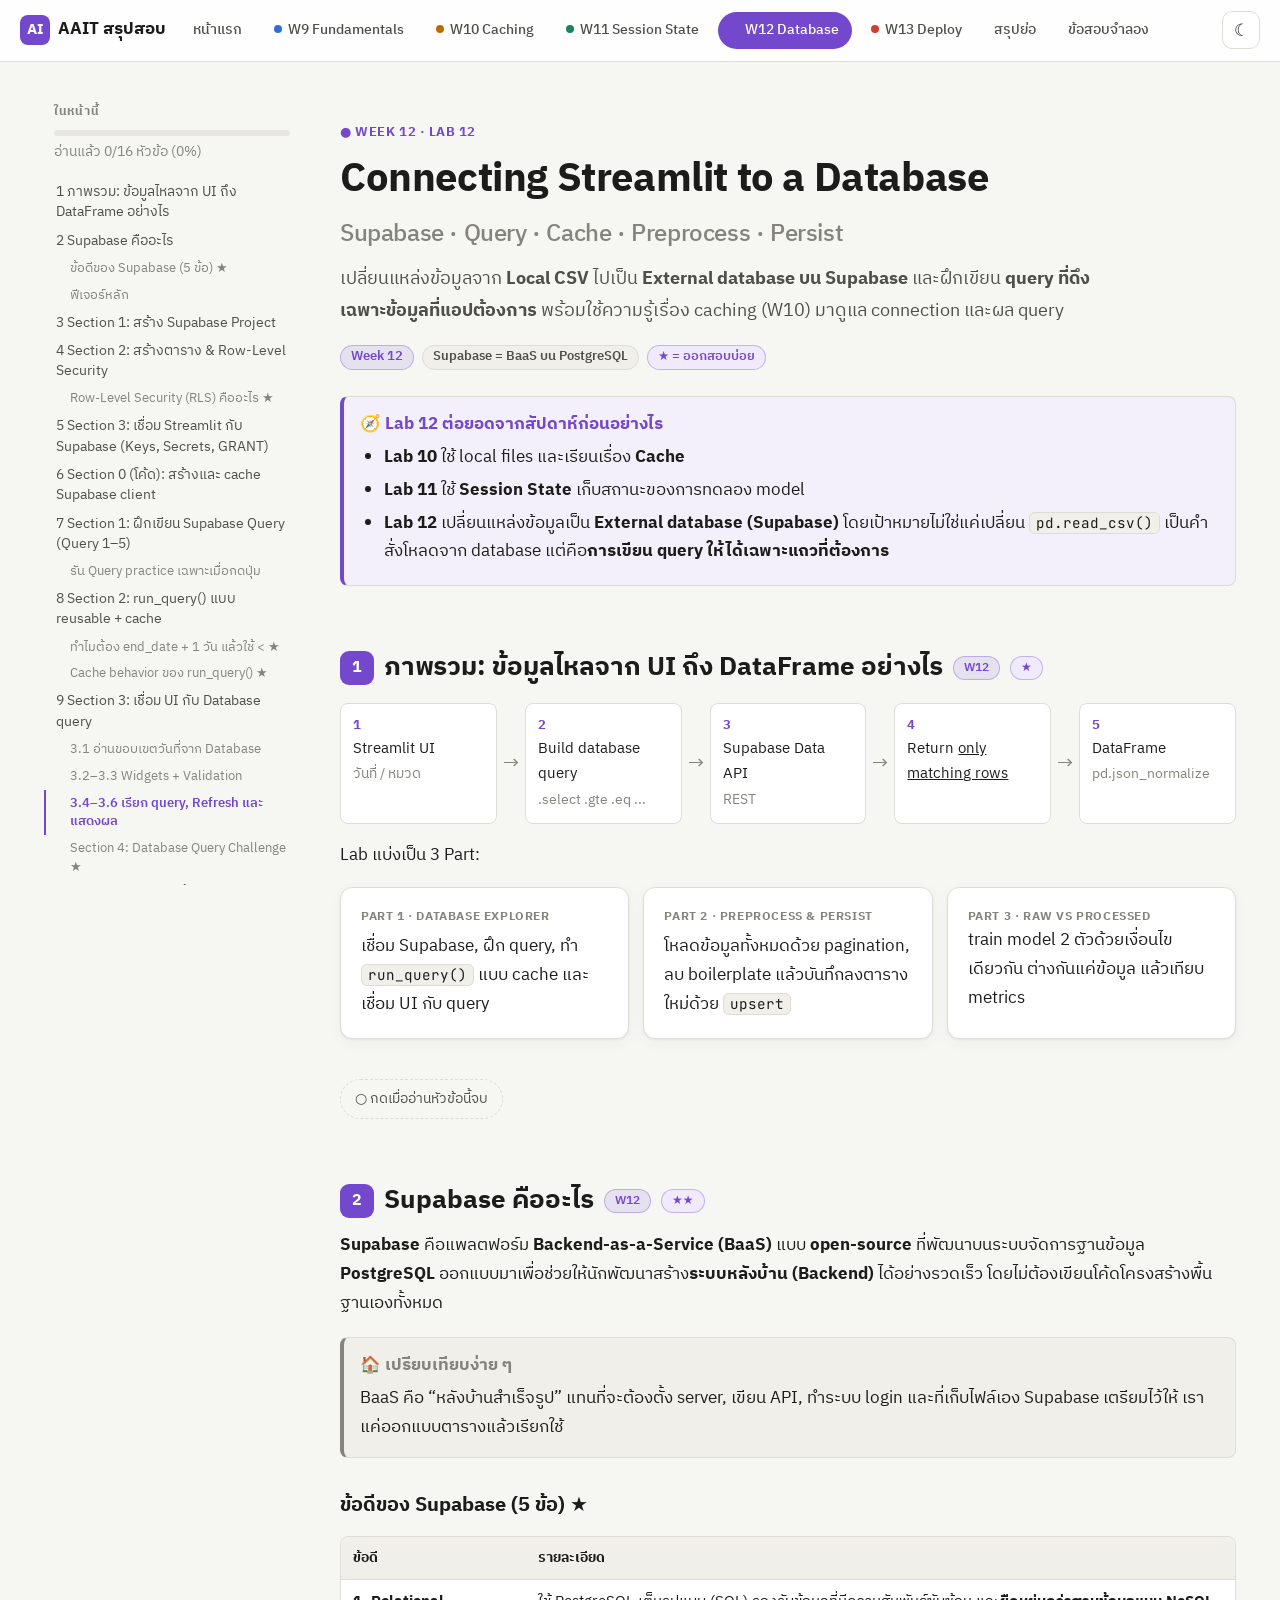
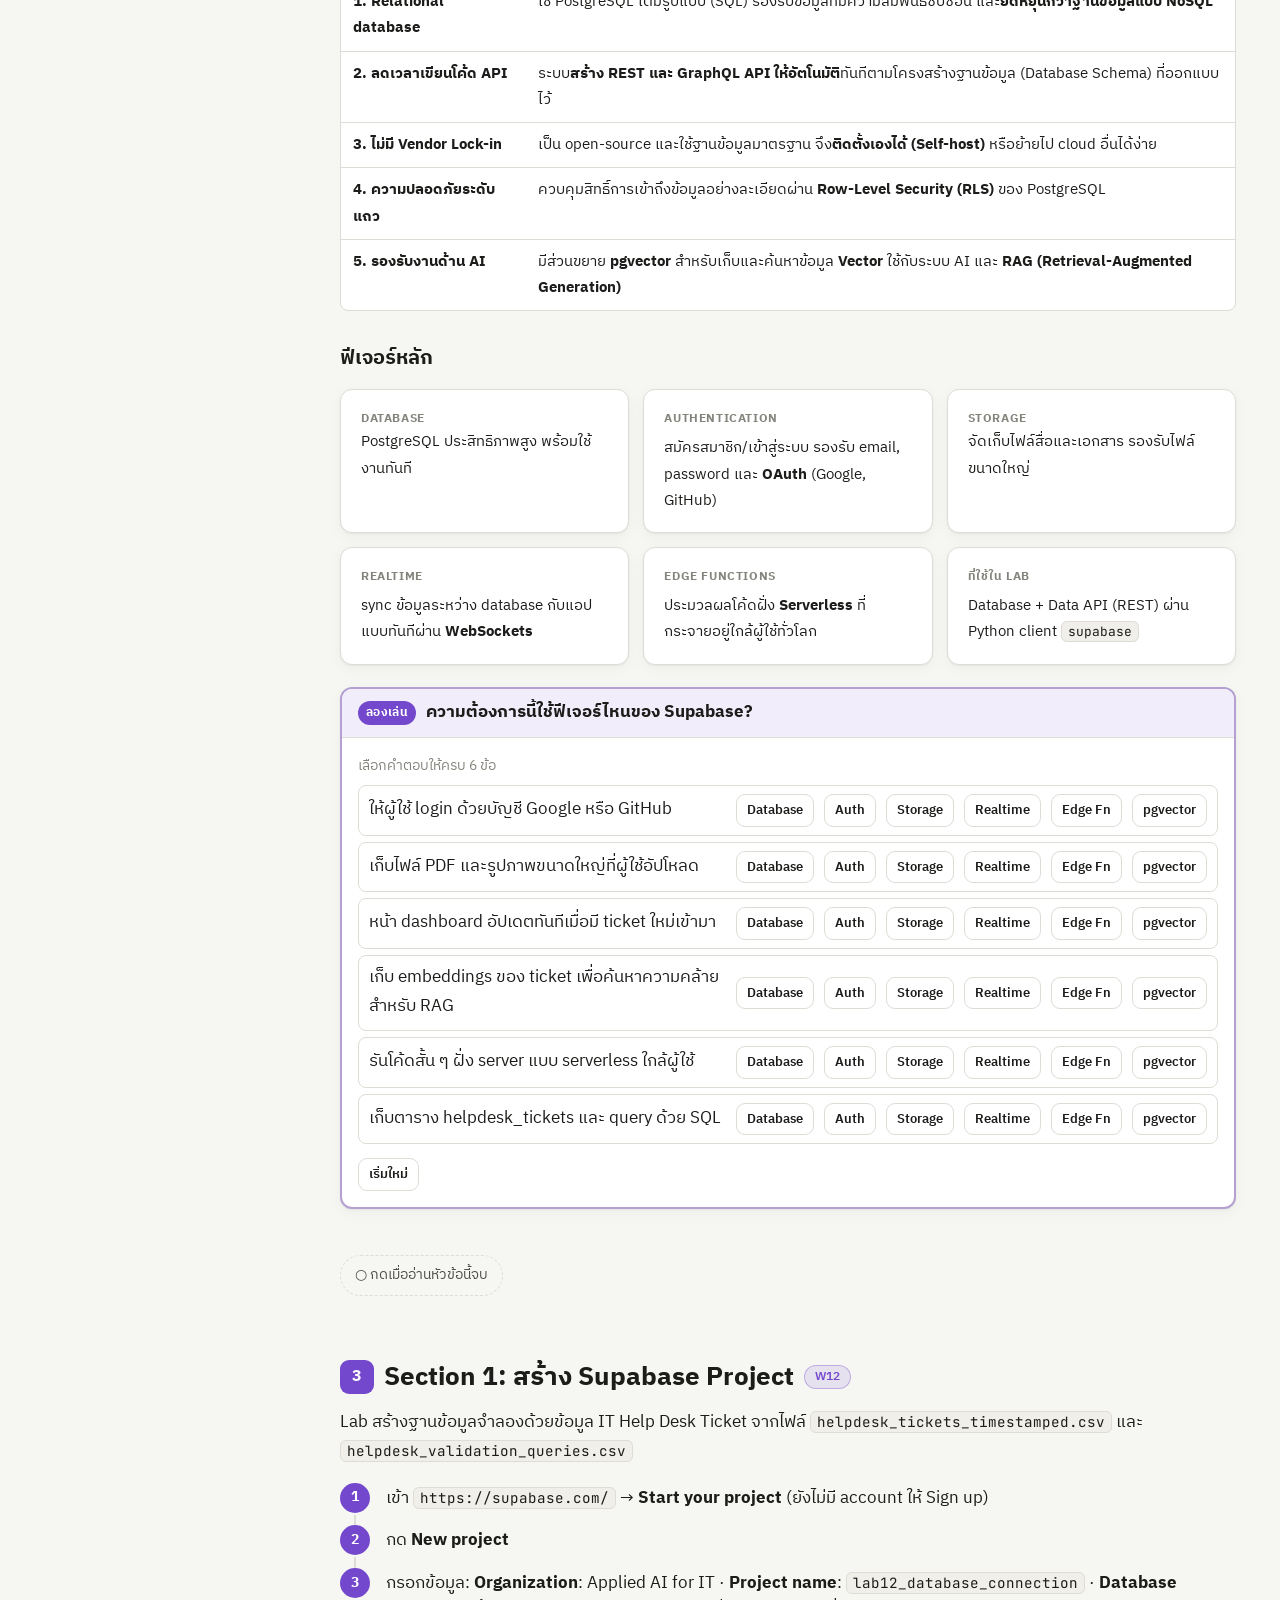
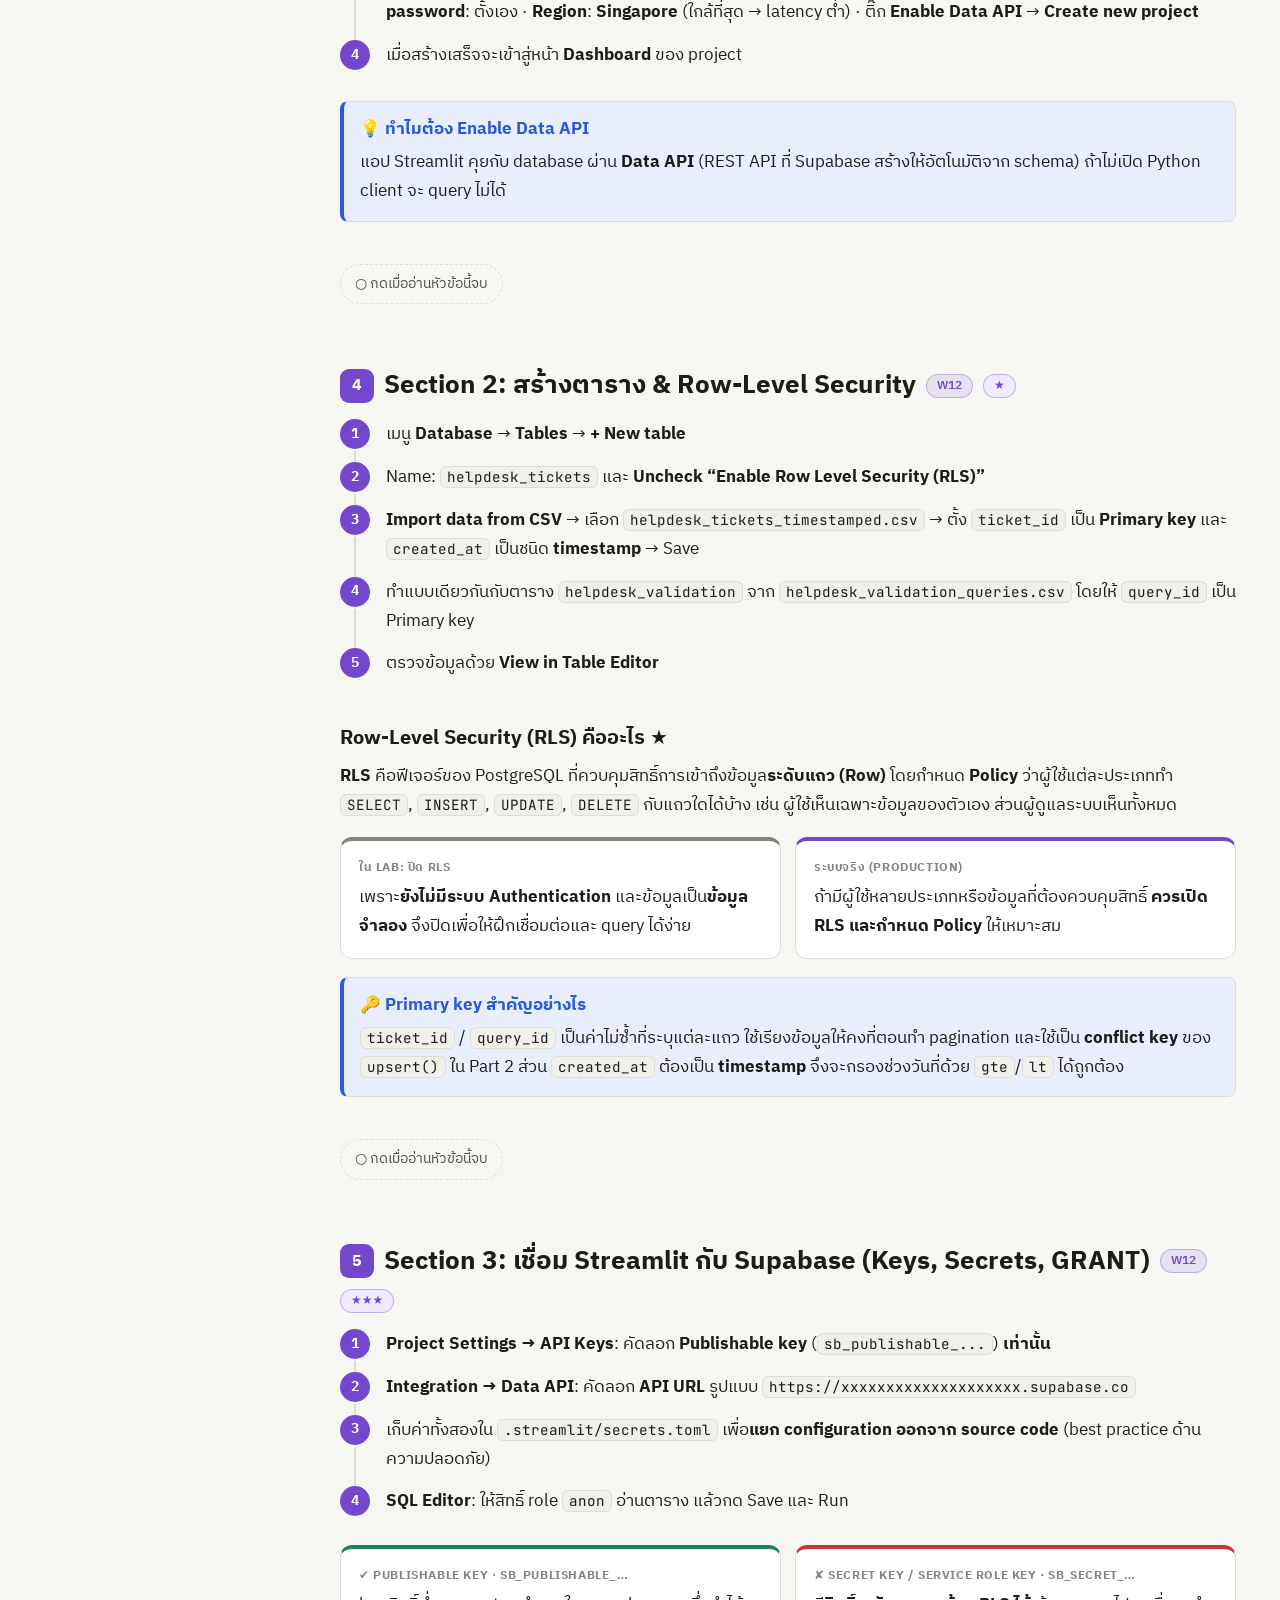
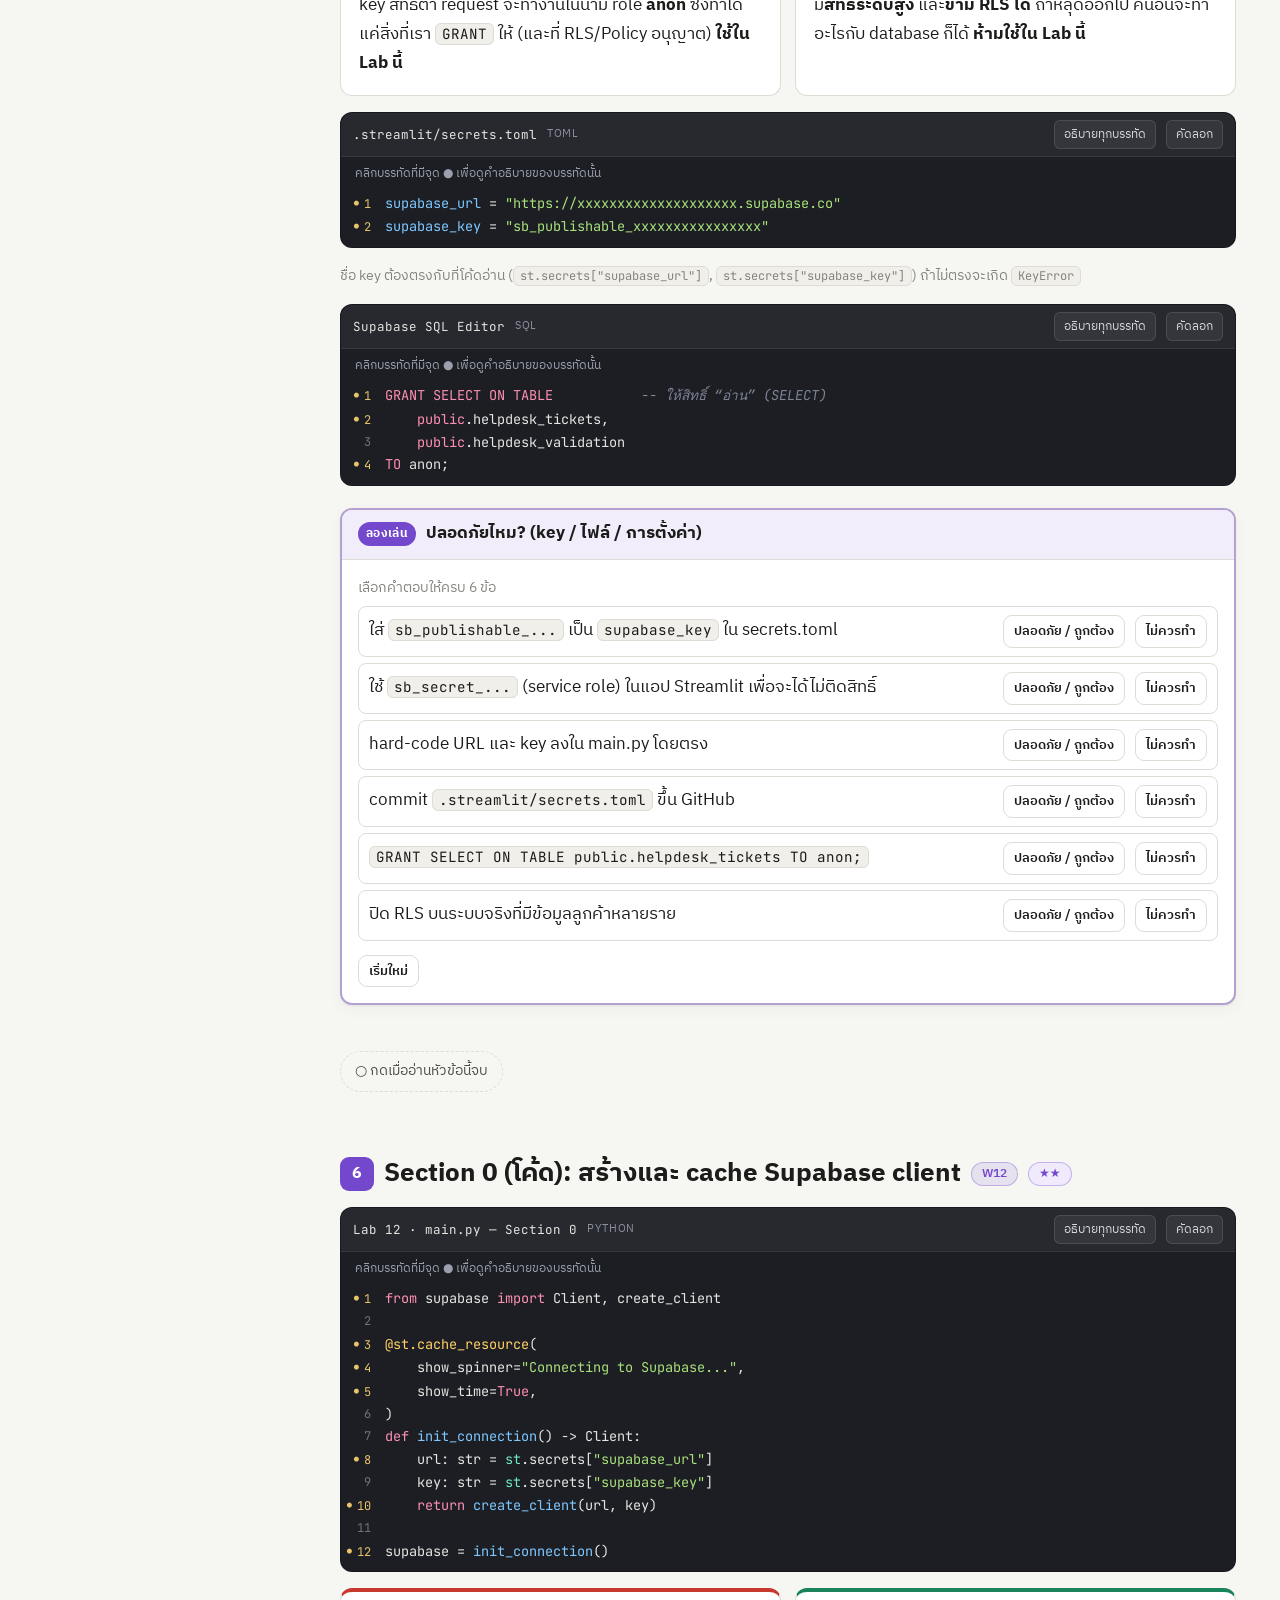
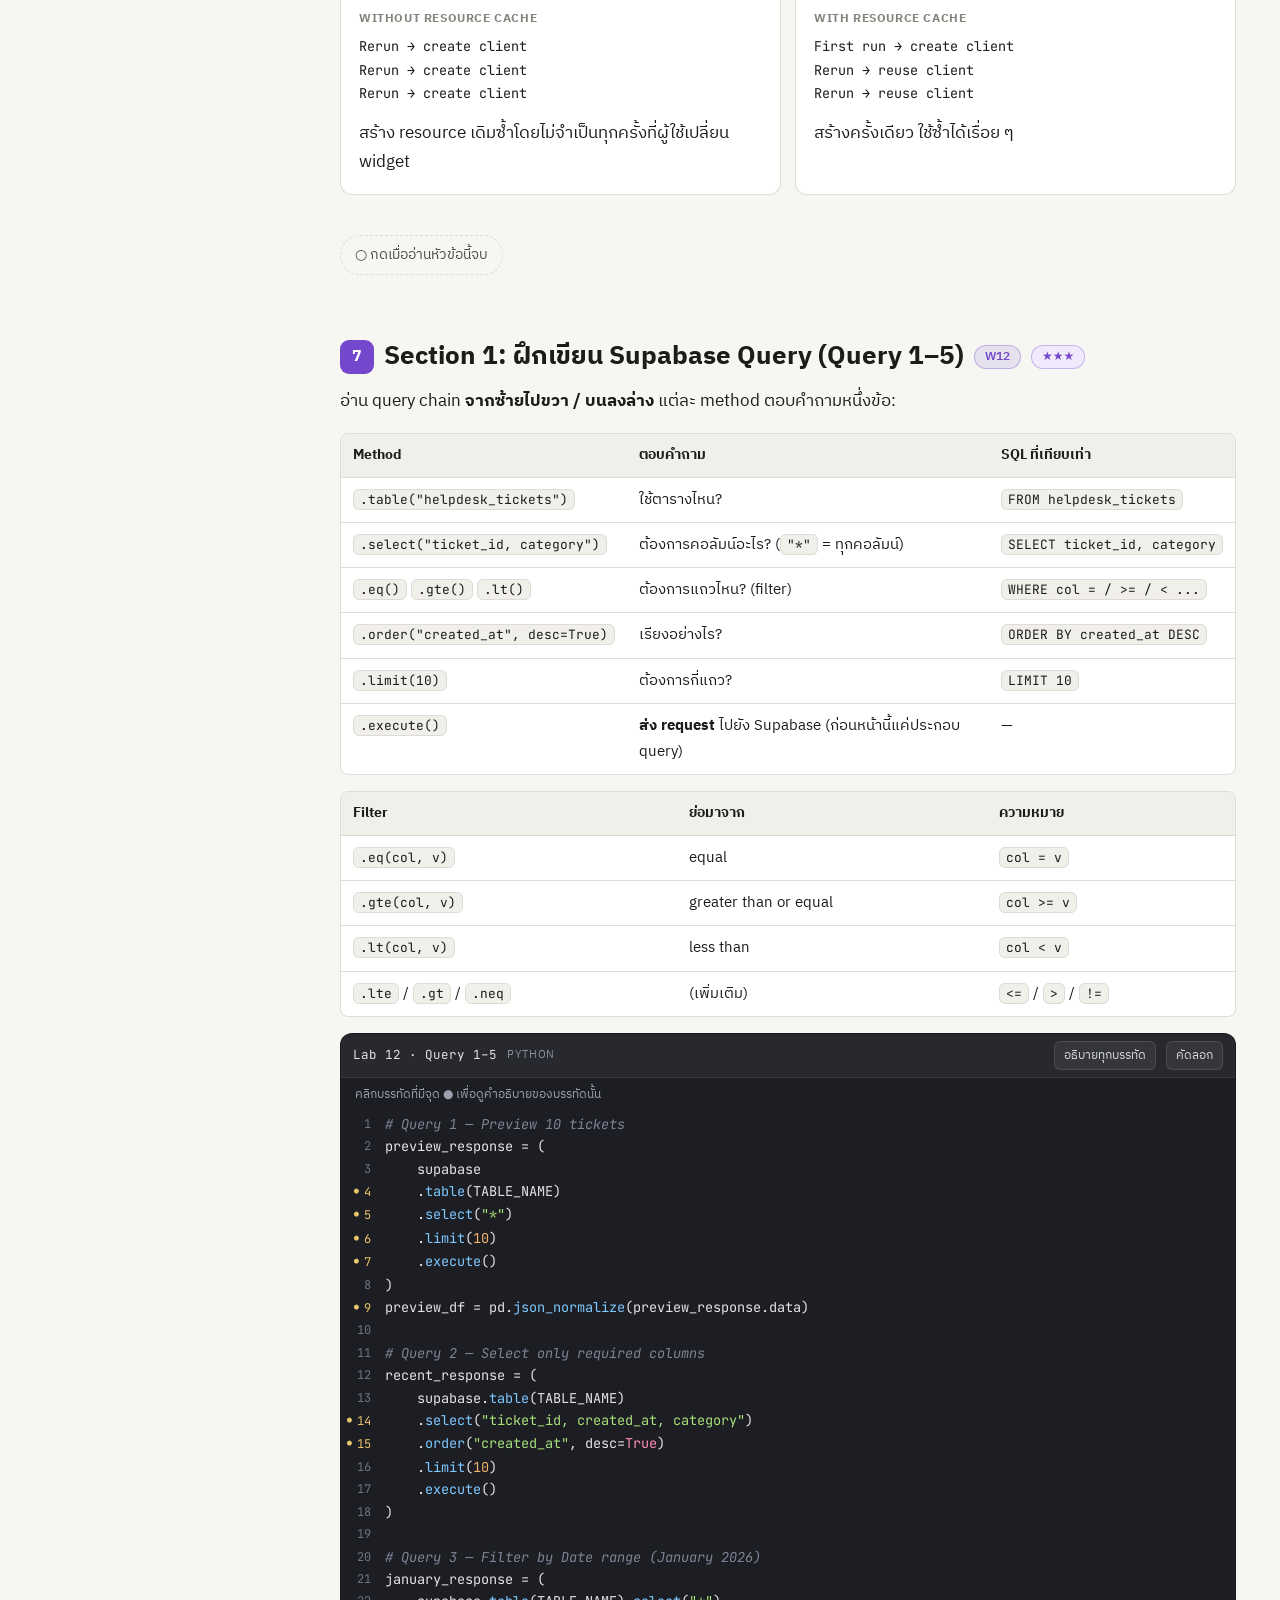
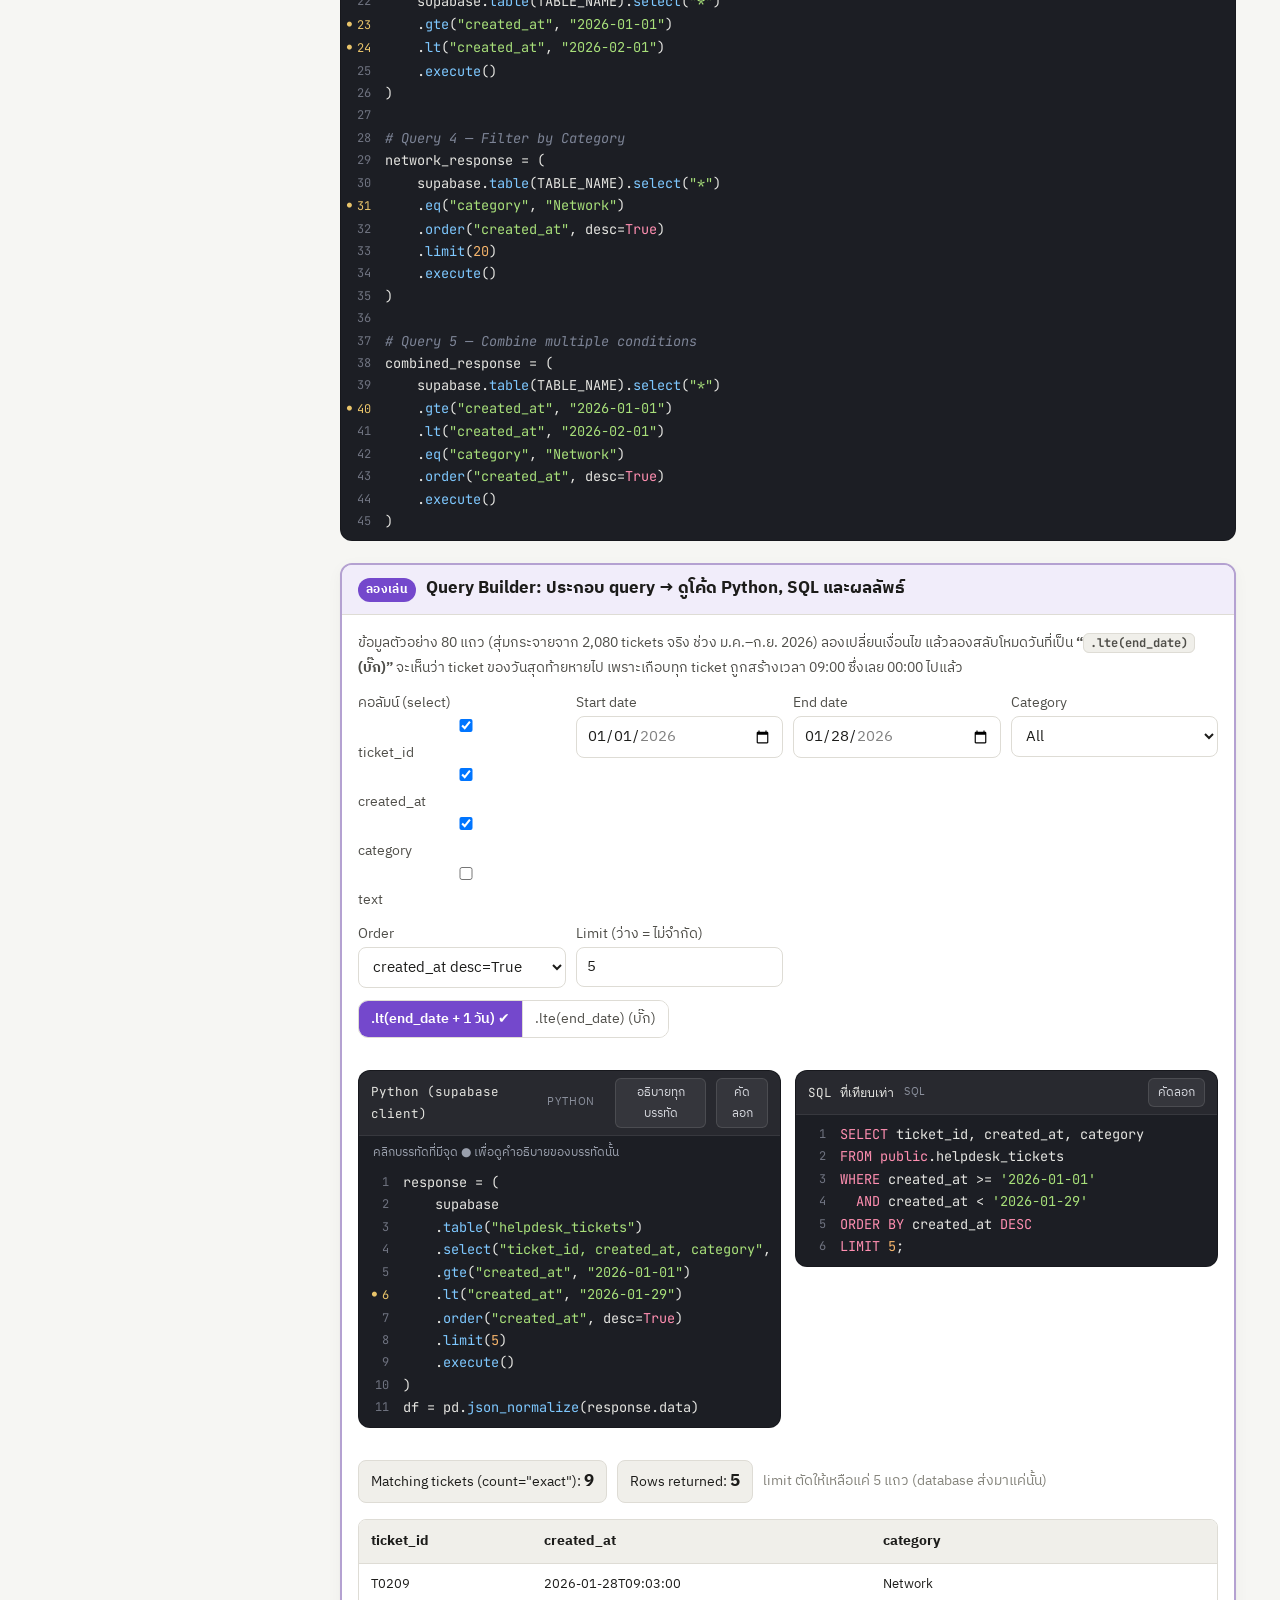
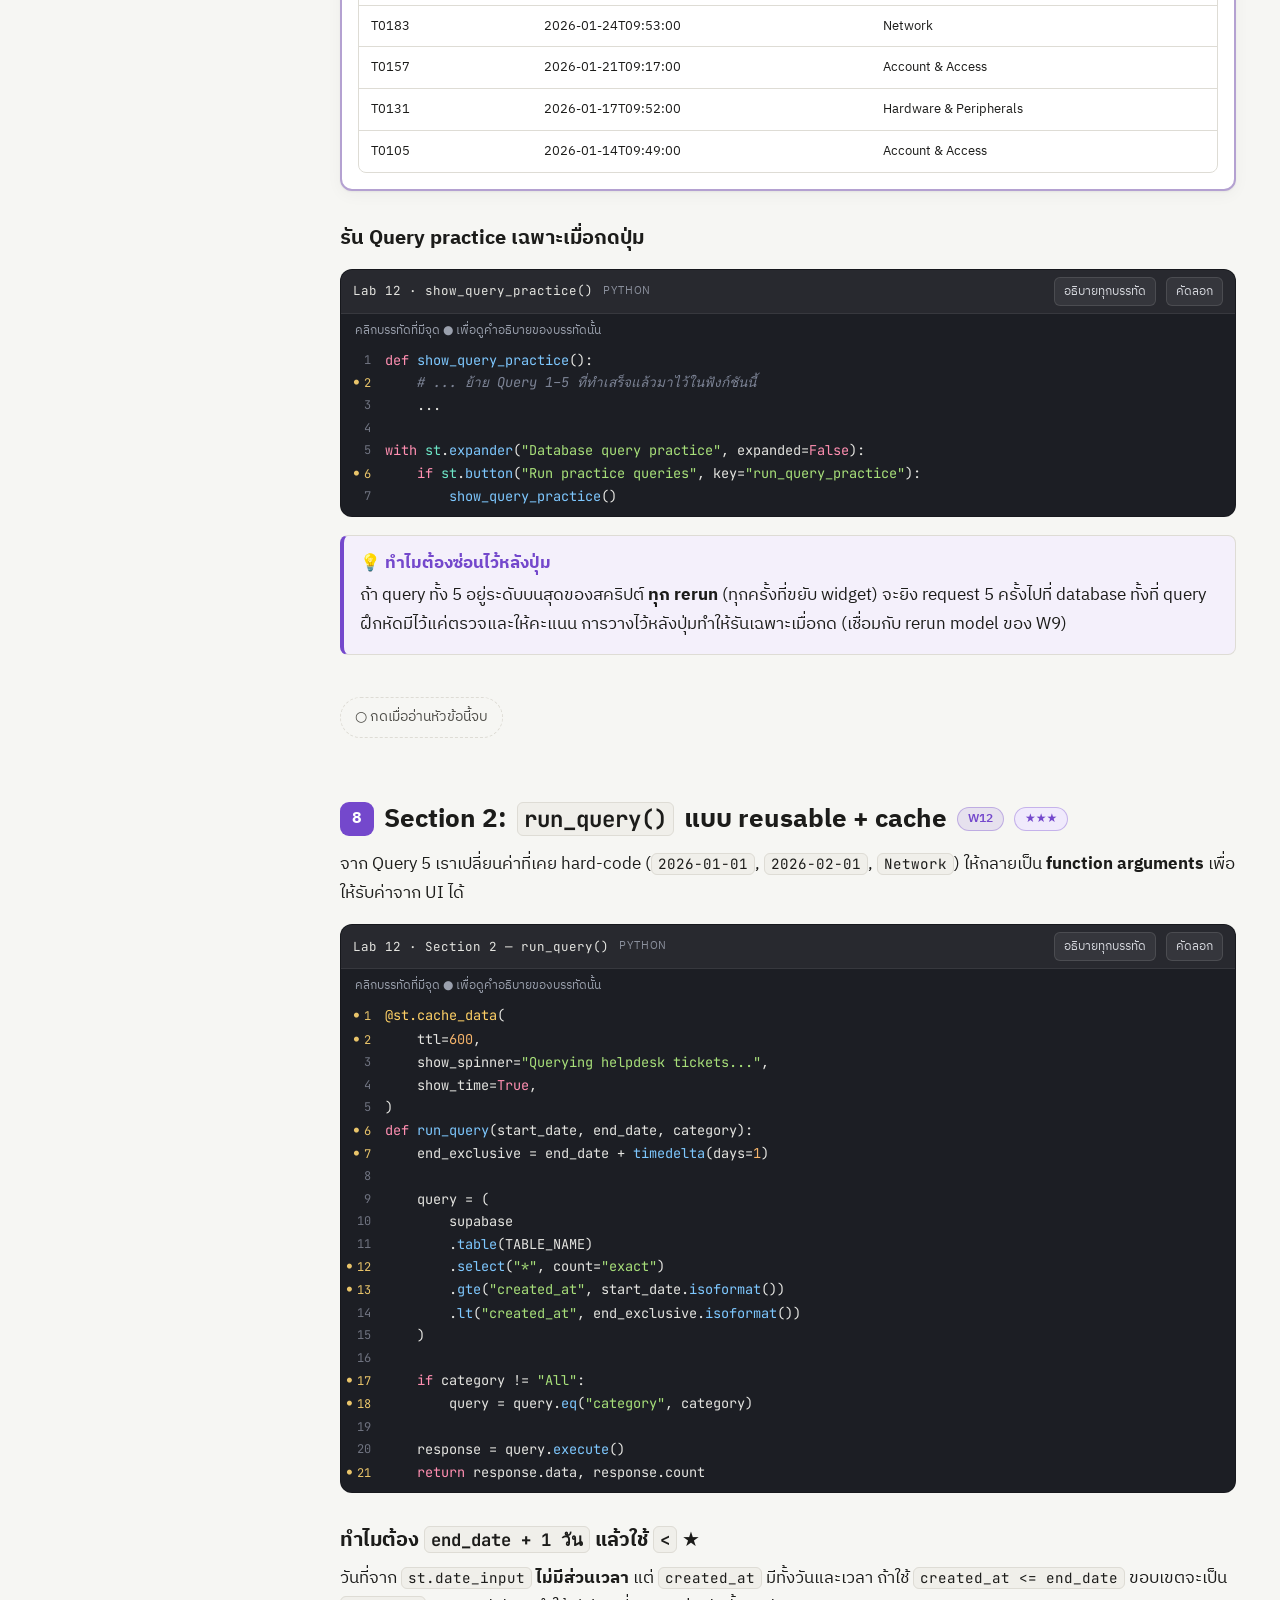
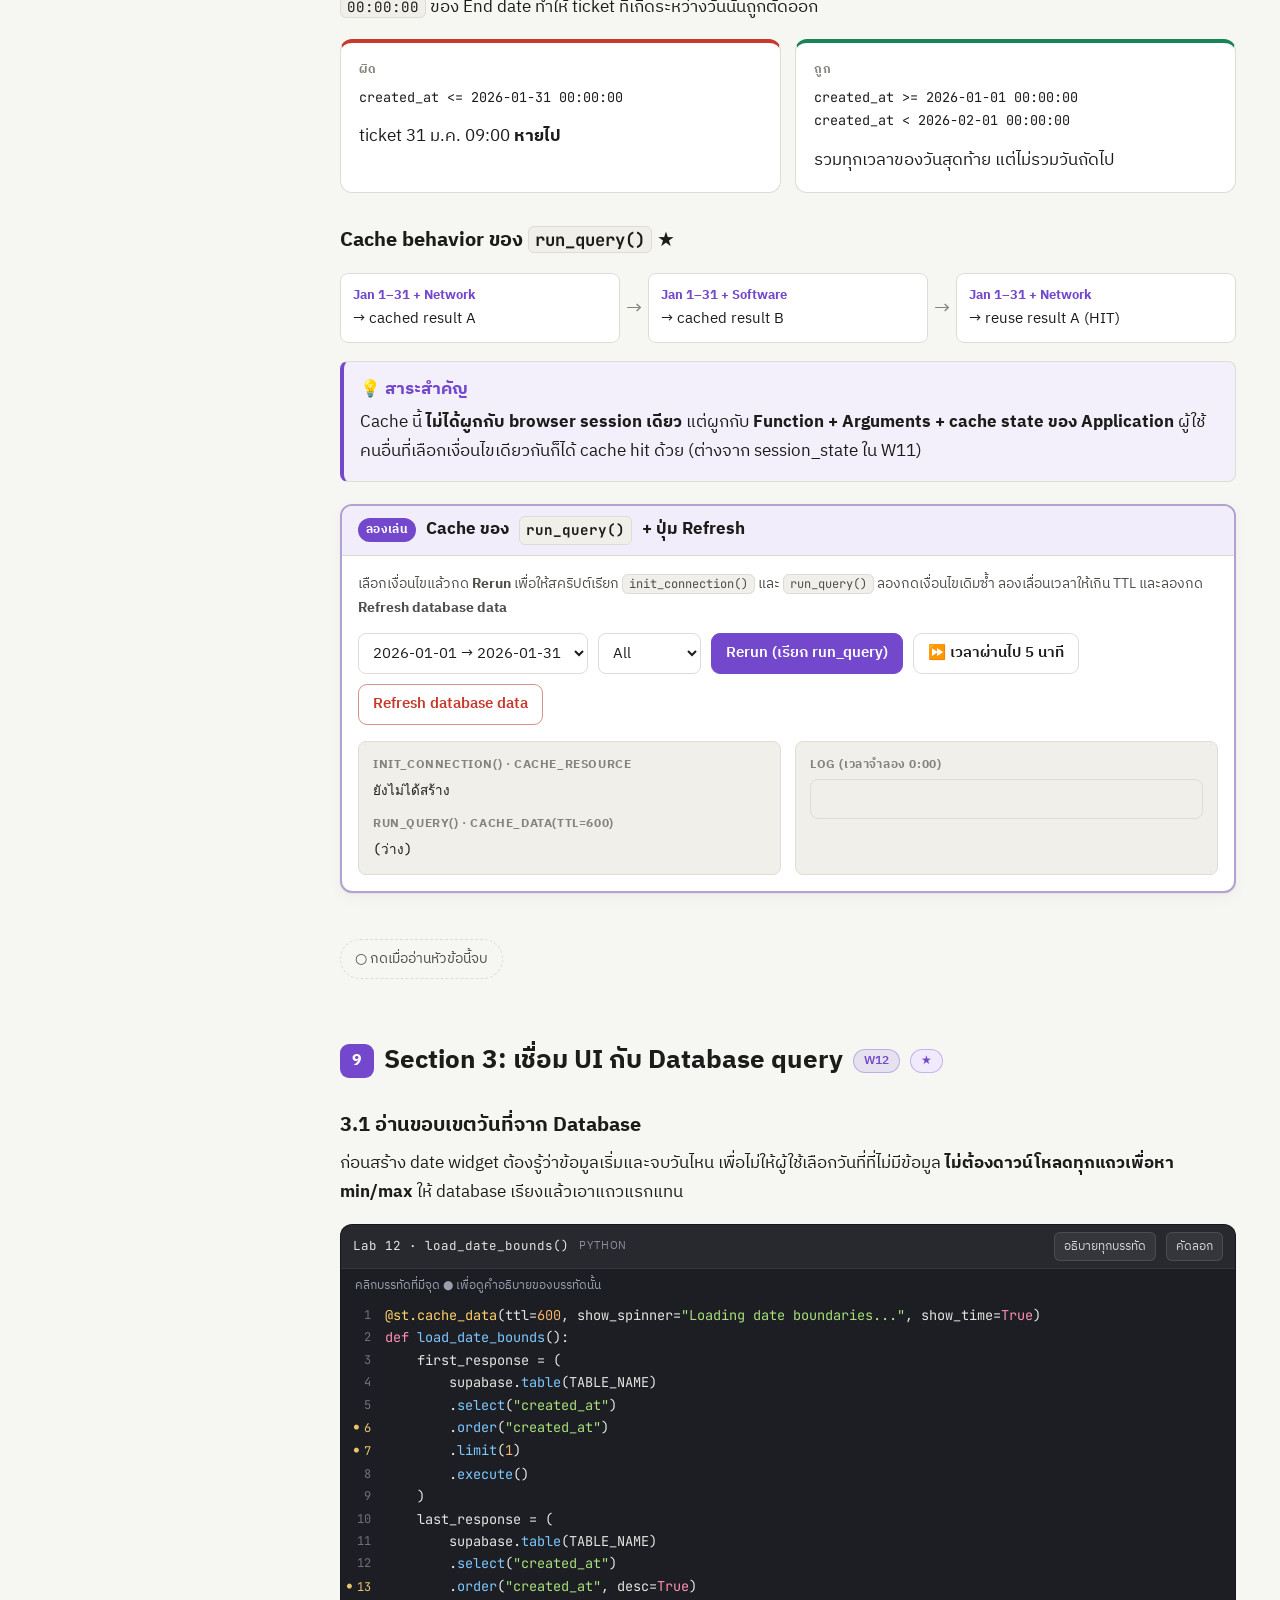
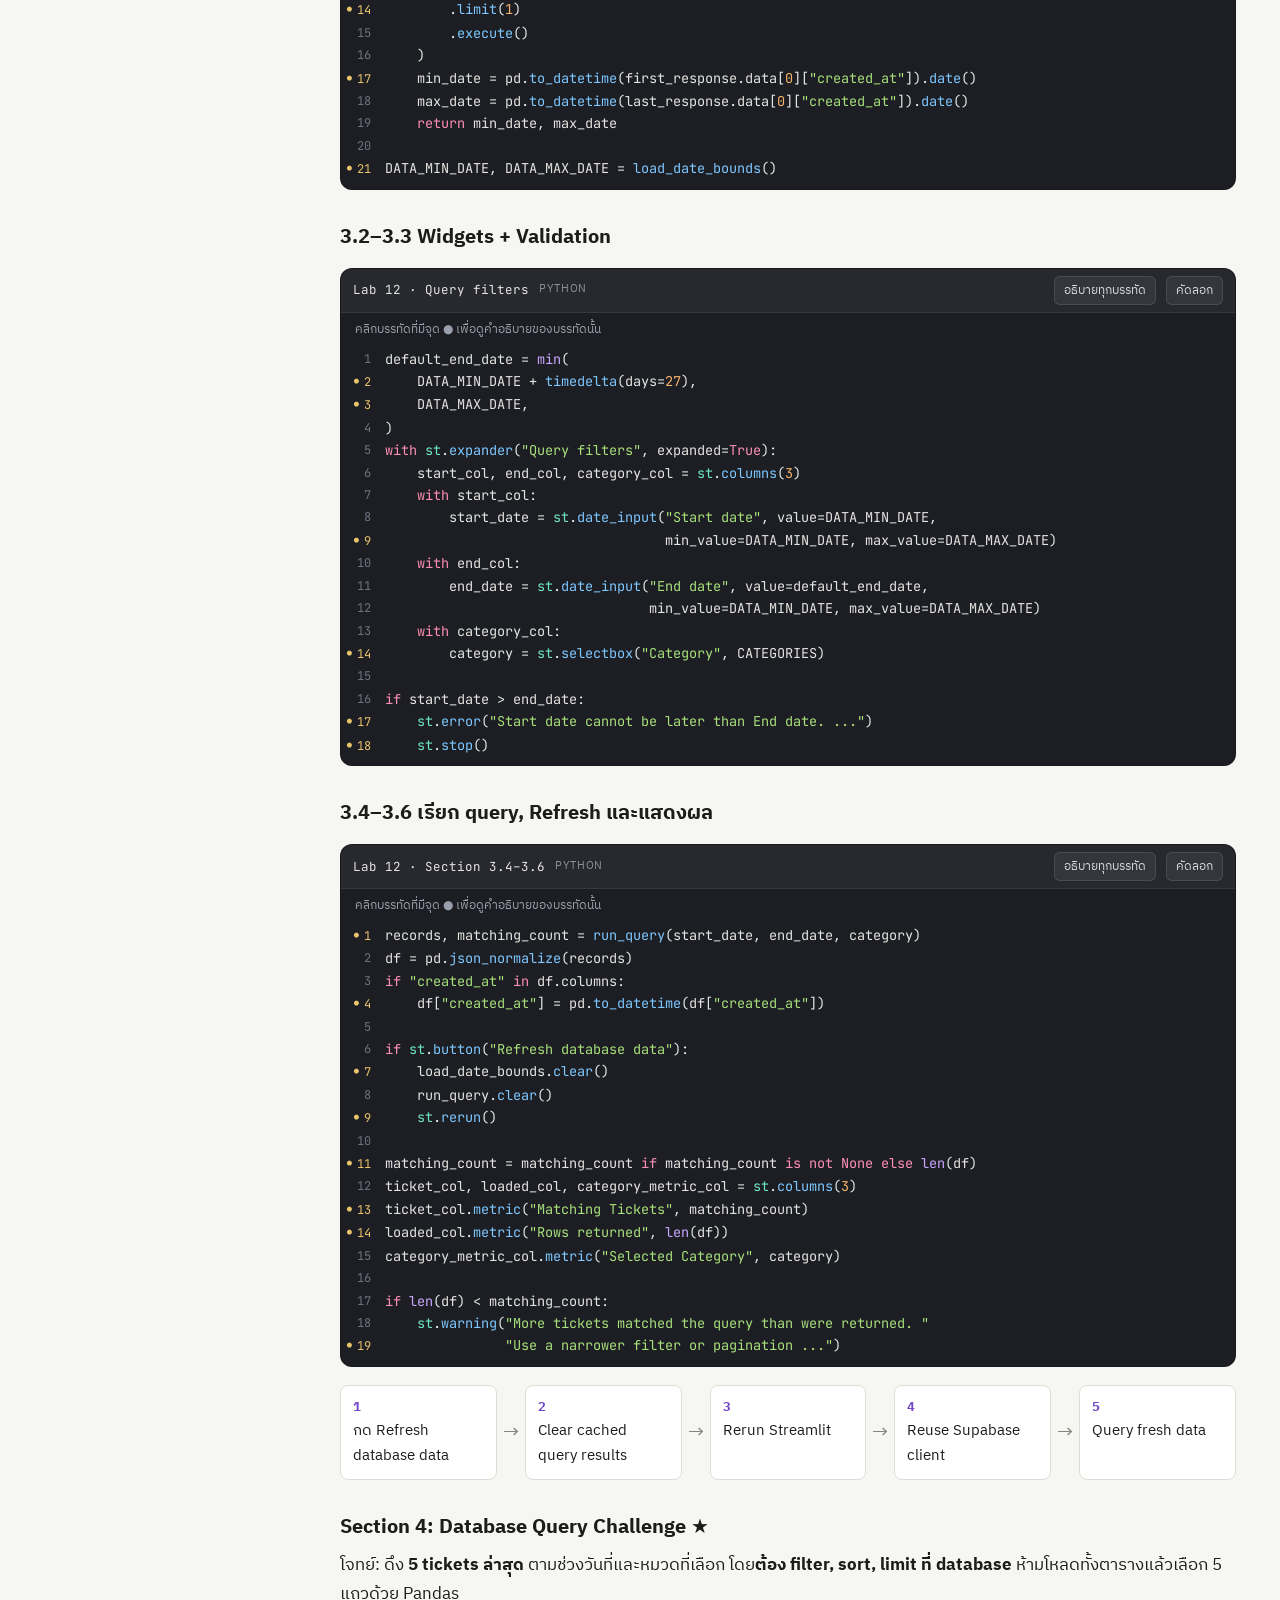
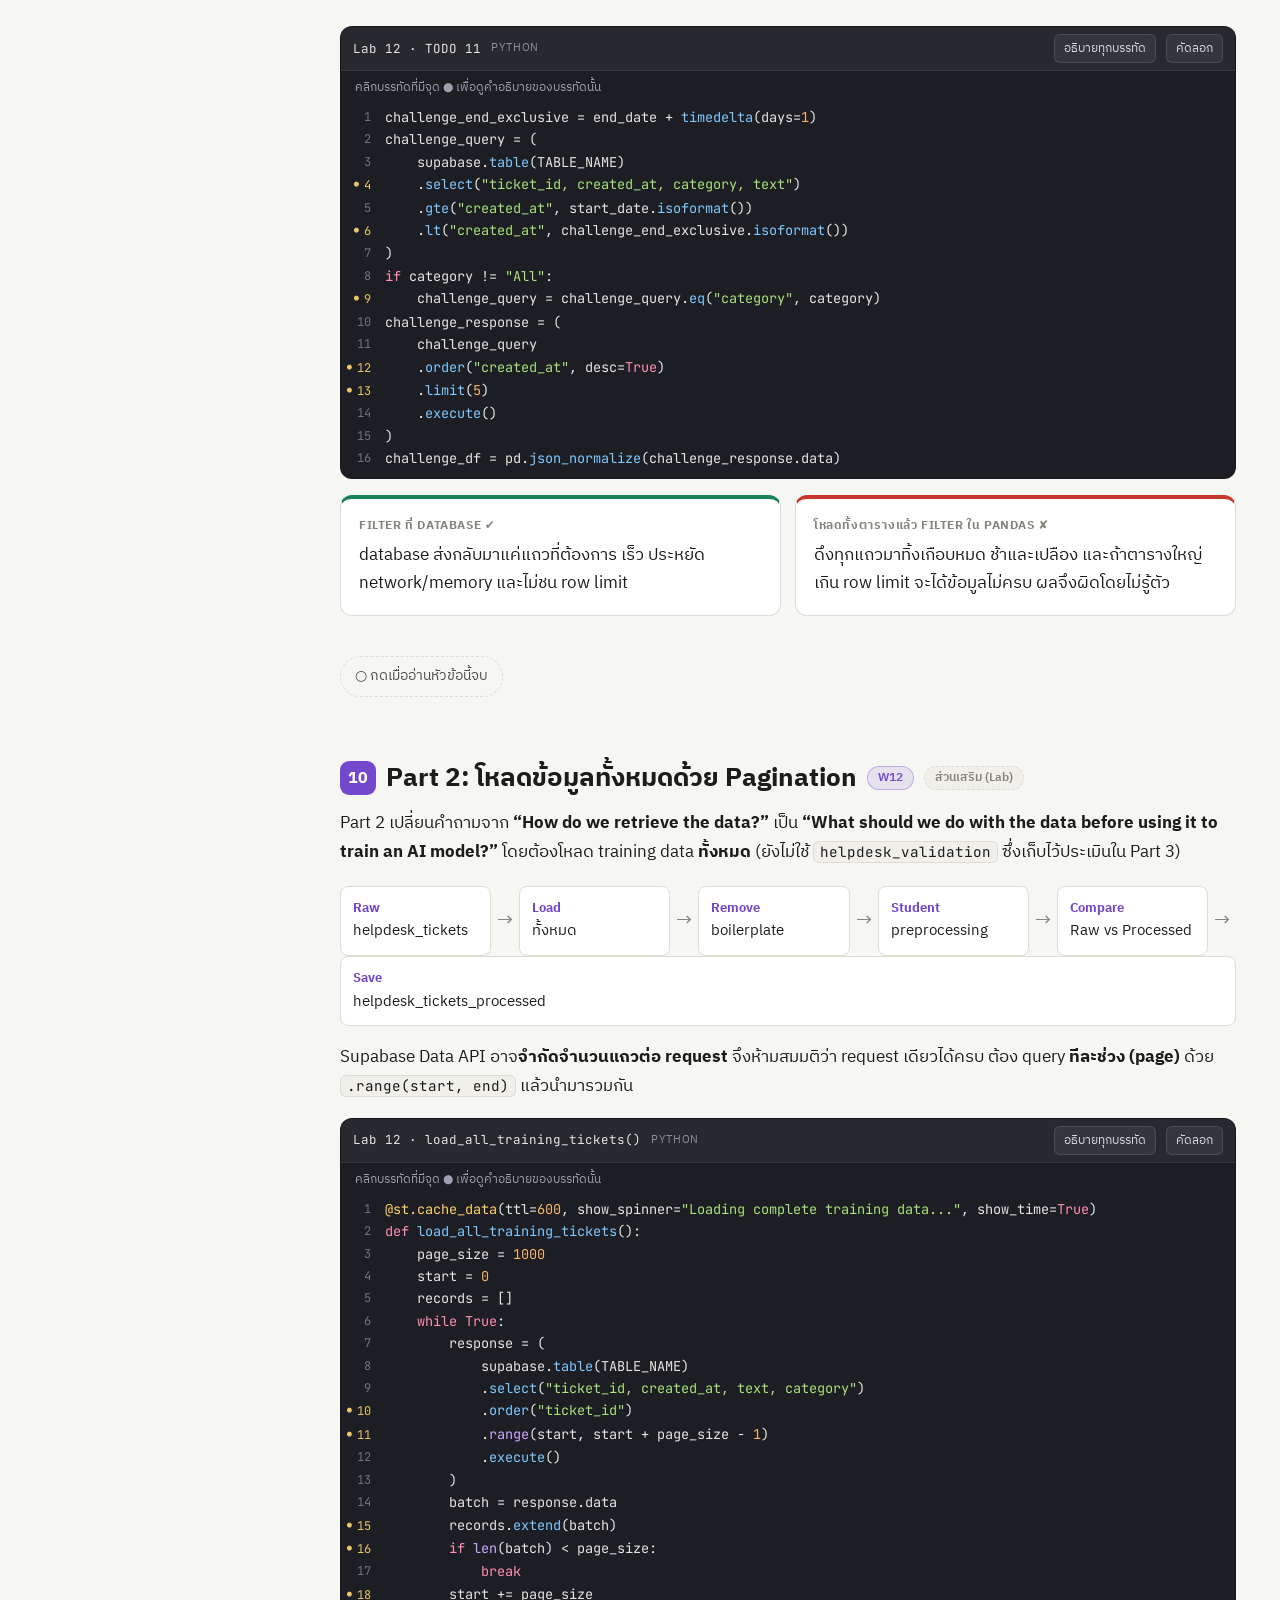
<file: lab12.html>
<!doctype html>
<html lang="th">
<head>
<meta charset="utf-8">
<meta name="viewport" content="width=device-width, initial-scale=1">
<title>Week 12 · Database (Supabase)</title>
<meta name="description" content="สรุป Week 12 / Lab 12: เชื่อม Streamlit กับฐานข้อมูลภายนอก Supabase, query, caching, pagination, preprocessing และ upsert">
<link rel="stylesheet" href="assets/style.css">
<style>
  .qb-grid { display: grid; grid-template-columns: repeat(auto-fit, minmax(170px, 1fr)); gap: 10px; margin-bottom: 12px; }
  .qb-grid label { display: block; font-size: 13.5px; color: var(--text-2); }
  .qb-grid input, .qb-grid select { width: 100%; }
  .res-table { max-height: 300px; overflow: auto; }
  .res-table table { font-size: 13px; }
  .res-table td { white-space: nowrap; }
  .res-table td.tx { white-space: normal; min-width: 260px; }
  .stat { display: inline-block; padding: 6px 12px; border-radius: 8px; background: var(--surface-2); border: 1px solid var(--border); font-size: 14px; }
  .stat b { font-size: 17px; }
  .badge-ok { color: var(--ok); font-weight: 700; }
  .badge-bad { color: var(--bad); font-weight: 700; }
  .page-row { display: grid; grid-template-columns: 110px 1fr 90px; gap: 10px; align-items: center; padding: 6px 0; border-bottom: 1px dashed var(--border); font-size: 14px; }
  .page-row .pbar { height: 14px; border-radius: 4px; background: var(--surface-3); overflow: hidden; }
  .page-row .pbar i { display: block; height: 100%; width: 0; background: var(--wk); transition: width .5s; }
  .diff-old { background: var(--bad-bg); color: var(--text); text-decoration: line-through; border-radius: 3px; }
  .feat-grid .card { font-size: 15px; }
  code, .code-body, .mono, .out { font-variant-ligatures: none; font-feature-settings: "liga" 0, "calt" 0; }
</style>
</head>
<body class="w12" data-page="w12">
<div class="layout">
<aside class="toc"></aside>
<main>

<section class="hero">
  <span class="eyebrow">● Week 12 · Lab 12</span>
  <h1>Connecting Streamlit to a Database<br><span class="muted" style="font-size:.6em;font-weight:500">Supabase · Query · Cache · Preprocess · Persist</span></h1>
  <p class="lead">เปลี่ยนแหล่งข้อมูลจาก <b>Local CSV</b> ไปเป็น <b>External database บน Supabase</b> และฝึกเขียน <b>query ที่ดึงเฉพาะข้อมูลที่แอปต้องการ</b> พร้อมใช้ความรู้เรื่อง caching (W10) มาดูแล connection และผล query</p>
  <div class="meta"><span class="chip w12">Week 12</span><span class="chip">Supabase = BaaS บน PostgreSQL</span><span class="chip exam">★ = ออกสอบบ่อย</span></div>
</section>

<div class="callout key">
  <div class="callout-title">🧭 Lab 12 ต่อยอดจากสัปดาห์ก่อนอย่างไร</div>
  <ul style="margin:0">
    <li><b>Lab 10</b> ใช้ local files และเรียนเรื่อง <b>Cache</b></li>
    <li><b>Lab 11</b> ใช้ <b>Session State</b> เก็บสถานะของการทดลอง model</li>
    <li><b>Lab 12</b> เปลี่ยนแหล่งข้อมูลเป็น <b>External database (Supabase)</b> โดยเป้าหมายไม่ใช่แค่เปลี่ยน <code>pd.read_csv()</code> เป็นคำสั่งโหลดจาก database แต่คือ<b>การเขียน query ให้ได้เฉพาะแถวที่ต้องการ</b></li>
  </ul>
</div>

<!-- ===================================================== -->
<h2><span class="num">1</span> ภาพรวม: ข้อมูลไหลจาก UI ถึง DataFrame อย่างไร <span class="chip w12">W12</span><span class="chip exam">★</span></h2>
<div class="flow">
  <div class="step"><b>1</b>Streamlit UI<br><span class="small muted">วันที่ / หมวด</span></div><div class="arrow">→</div>
  <div class="step"><b>2</b>Build database query<br><span class="small muted">.select .gte .eq ...</span></div><div class="arrow">→</div>
  <div class="step"><b>3</b>Supabase Data API<br><span class="small muted">REST</span></div><div class="arrow">→</div>
  <div class="step"><b>4</b>Return <u>only matching rows</u></div><div class="arrow">→</div>
  <div class="step"><b>5</b>DataFrame<br><span class="small muted">pd.json_normalize</span></div>
</div>
<p>Lab แบ่งเป็น 3 Part:</p>
<div class="grid c3">
  <div class="card"><span class="label">Part 1 · Database Explorer</span>เชื่อม Supabase, ฝึก query, ทำ <code>run_query()</code> แบบ cache และเชื่อม UI กับ query</div>
  <div class="card"><span class="label">Part 2 · Preprocess &amp; Persist</span>โหลดข้อมูลทั้งหมดด้วย pagination, ลบ boilerplate แล้วบันทึกลงตารางใหม่ด้วย <code>upsert</code></div>
  <div class="card"><span class="label">Part 3 · Raw vs Processed</span>train model 2 ตัวด้วยเงื่อนไขเดียวกัน ต่างกันแค่ข้อมูล แล้วเทียบ metrics</div>
</div>

<!-- ===================================================== -->
<h2><span class="num">2</span> Supabase คืออะไร <span class="chip w12">W12</span><span class="chip exam">★★</span></h2>
<p><b>Supabase</b> คือแพลตฟอร์ม <b>Backend-as-a-Service (BaaS)</b> แบบ <b>open-source</b> ที่พัฒนาบนระบบจัดการฐานข้อมูล <b>PostgreSQL</b> ออกแบบมาเพื่อช่วยให้นักพัฒนาสร้าง<b>ระบบหลังบ้าน (Backend)</b> ได้อย่างรวดเร็ว โดยไม่ต้องเขียนโค้ดโครงสร้างพื้นฐานเองทั้งหมด</p>
<div class="callout analogy"><div class="callout-title">🏠 เปรียบเทียบง่าย ๆ</div>BaaS คือ “หลังบ้านสำเร็จรูป” แทนที่จะต้องตั้ง server, เขียน API, ทำระบบ login และที่เก็บไฟล์เอง Supabase เตรียมไว้ให้ เราแค่ออกแบบตารางแล้วเรียกใช้</div>

<h3>ข้อดีของ Supabase (5 ข้อ) ★</h3>
<div class="table-wrap"><table>
<thead><tr><th>ข้อดี</th><th>รายละเอียด</th></tr></thead>
<tbody>
<tr><td><b>1. Relational database</b></td><td>ใช้ PostgreSQL เต็มรูปแบบ (SQL) รองรับข้อมูลที่มีความสัมพันธ์ซับซ้อน และ<b>ยืดหยุ่นกว่าฐานข้อมูลแบบ NoSQL</b></td></tr>
<tr><td><b>2. ลดเวลาเขียนโค้ด API</b></td><td>ระบบ<b>สร้าง REST และ GraphQL API ให้อัตโนมัติ</b>ทันทีตามโครงสร้างฐานข้อมูล (Database Schema) ที่ออกแบบไว้</td></tr>
<tr><td><b>3. ไม่มี Vendor Lock-in</b></td><td>เป็น open-source และใช้ฐานข้อมูลมาตรฐาน จึง<b>ติดตั้งเองได้ (Self-host)</b> หรือย้ายไป cloud อื่นได้ง่าย</td></tr>
<tr><td><b>4. ความปลอดภัยระดับแถว</b></td><td>ควบคุมสิทธิ์การเข้าถึงข้อมูลอย่างละเอียดผ่าน <b>Row-Level Security (RLS)</b> ของ PostgreSQL</td></tr>
<tr><td><b>5. รองรับงานด้าน AI</b></td><td>มีส่วนขยาย <b>pgvector</b> สำหรับเก็บและค้นหาข้อมูล <b>Vector</b> ใช้กับระบบ AI และ <b>RAG (Retrieval-Augmented Generation)</b></td></tr>
</tbody></table></div>

<h3>ฟีเจอร์หลัก</h3>
<div class="grid c3 feat-grid">
  <div class="card"><span class="label">Database</span>PostgreSQL ประสิทธิภาพสูง พร้อมใช้งานทันที</div>
  <div class="card"><span class="label">Authentication</span>สมัครสมาชิก/เข้าสู่ระบบ รองรับ email, password และ <b>OAuth</b> (Google, GitHub)</div>
  <div class="card"><span class="label">Storage</span>จัดเก็บไฟล์สื่อและเอกสาร รองรับไฟล์ขนาดใหญ่</div>
  <div class="card"><span class="label">Realtime</span>sync ข้อมูลระหว่าง database กับแอปแบบทันทีผ่าน <b>WebSockets</b></div>
  <div class="card"><span class="label">Edge Functions</span>ประมวลผลโค้ดฝั่ง <b>Serverless</b> ที่กระจายอยู่ใกล้ผู้ใช้ทั่วโลก</div>
  <div class="card"><span class="label">ที่ใช้ใน Lab</span>Database + Data API (REST) ผ่าน Python client <code>supabase</code></div>
</div>

<div class="sim">
  <div class="sim-head"><span class="tag">ลองเล่น</span> ความต้องการนี้ใช้ฟีเจอร์ไหนของ Supabase?</div>
  <div class="sim-body"><div id="sortFeature"></div></div>
</div>

<!-- ===================================================== -->
<h2><span class="num">3</span> Section 1: สร้าง Supabase Project <span class="chip w12">W12</span></h2>
<p>Lab สร้างฐานข้อมูลจำลองด้วยข้อมูล IT Help Desk Ticket จากไฟล์ <code>helpdesk_tickets_timestamped.csv</code> และ <code>helpdesk_validation_queries.csv</code></p>
<ol class="steps">
  <li>เข้า <code>https://supabase.com/</code> → <b>Start your project</b> (ยังไม่มี account ให้ Sign up)</li>
  <li>กด <b>New project</b></li>
  <li>กรอกข้อมูล: <b>Organization</b>: Applied AI for IT · <b>Project name</b>: <code>lab12_database_connection</code> · <b>Database password</b>: ตั้งเอง · <b>Region</b>: <b>Singapore</b> (ใกล้ที่สุด → latency ต่ำ) · ติ๊ก <b>Enable Data API</b> → <b>Create new project</b></li>
  <li>เมื่อสร้างเสร็จจะเข้าสู่หน้า <b>Dashboard</b> ของ project</li>
</ol>
<div class="callout tip"><div class="callout-title">💡 ทำไมต้อง Enable Data API</div>แอป Streamlit คุยกับ database ผ่าน <b>Data API</b> (REST API ที่ Supabase สร้างให้อัตโนมัติจาก schema) ถ้าไม่เปิด Python client จะ query ไม่ได้</div>

<!-- ===================================================== -->
<h2><span class="num">4</span> Section 2: สร้างตาราง &amp; Row-Level Security <span class="chip w12">W12</span><span class="chip exam">★</span></h2>
<ol class="steps">
  <li>เมนู <b>Database</b> → <b>Tables</b> → <b>+ New table</b></li>
  <li>Name: <code>helpdesk_tickets</code> และ <b>Uncheck “Enable Row Level Security (RLS)”</b></li>
  <li><b>Import data from CSV</b> → เลือก <code>helpdesk_tickets_timestamped.csv</code> → ตั้ง <code>ticket_id</code> เป็น <b>Primary key</b> และ <code>created_at</code> เป็นชนิด <b>timestamp</b> → Save</li>
  <li>ทำแบบเดียวกันกับตาราง <code>helpdesk_validation</code> จาก <code>helpdesk_validation_queries.csv</code> โดยให้ <code>query_id</code> เป็น Primary key</li>
  <li>ตรวจข้อมูลด้วย <b>View in Table Editor</b></li>
</ol>

<h3>Row-Level Security (RLS) คืออะไร ★</h3>
<p><b>RLS</b> คือฟีเจอร์ของ PostgreSQL ที่ควบคุมสิทธิ์การเข้าถึงข้อมูล<b>ระดับแถว (Row)</b> โดยกำหนด <b>Policy</b> ว่าผู้ใช้แต่ละประเภททำ <code>SELECT</code>, <code>INSERT</code>, <code>UPDATE</code>, <code>DELETE</code> กับแถวใดได้บ้าง เช่น ผู้ใช้เห็นเฉพาะข้อมูลของตัวเอง ส่วนผู้ดูแลระบบเห็นทั้งหมด</p>
<div class="compare">
  <div class="b"><span class="label">ใน Lab: ปิด RLS</span><p>เพราะ<b>ยังไม่มีระบบ Authentication</b> และข้อมูลเป็น<b>ข้อมูลจำลอง</b> จึงปิดเพื่อให้ฝึกเชื่อมต่อและ query ได้ง่าย</p></div>
  <div class="a"><span class="label">ระบบจริง (Production)</span><p>ถ้ามีผู้ใช้หลายประเภทหรือข้อมูลที่ต้องควบคุมสิทธิ์ <b>ควรเปิด RLS และกำหนด Policy</b> ให้เหมาะสม</p></div>
</div>
<div class="callout tip"><div class="callout-title">🔑 Primary key สำคัญอย่างไร</div><code>ticket_id</code> / <code>query_id</code> เป็นค่าไม่ซ้ำที่ระบุแต่ละแถว ใช้เรียงข้อมูลให้คงที่ตอนทำ pagination และใช้เป็น <b>conflict key</b> ของ <code>upsert()</code> ใน Part 2 ส่วน <code>created_at</code> ต้องเป็น <b>timestamp</b> จึงจะกรองช่วงวันที่ด้วย <code>gte</code>/<code>lt</code> ได้ถูกต้อง</div>

<!-- ===================================================== -->
<h2><span class="num">5</span> Section 3: เชื่อม Streamlit กับ Supabase (Keys, Secrets, GRANT) <span class="chip w12">W12</span><span class="chip exam">★★★</span></h2>
<ol class="steps">
  <li><b>Project Settings → API Keys</b>: คัดลอก <b>Publishable key</b> (<code>sb_publishable_...</code>) <b>เท่านั้น</b></li>
  <li><b>Integration → Data API</b>: คัดลอก <b>API URL</b> รูปแบบ <code>https://xxxxxxxxxxxxxxxxxxxx.supabase.co</code></li>
  <li>เก็บค่าทั้งสองใน <code>.streamlit/secrets.toml</code> เพื่อ<b>แยก configuration ออกจาก source code</b> (best practice ด้านความปลอดภัย)</li>
  <li><b>SQL Editor</b>: ให้สิทธิ์ role <code>anon</code> อ่านตาราง แล้วกด Save และ Run</li>
</ol>

<div class="compare">
  <div class="good"><span class="label">✔ Publishable key · sb_publishable_…</span><p>key สิทธิ์ต่ำ request จะทำงานในนาม role <b>anon</b> ซึ่งทำได้แค่สิ่งที่เรา <code>GRANT</code> ให้ (และที่ RLS/Policy อนุญาต) <b>ใช้ใน Lab นี้</b></p></div>
  <div class="bad"><span class="label">✘ Secret key / Service Role key · sb_secret_…</span><p>มี<b>สิทธิ์ระดับสูง</b> และ<b>ข้าม RLS ได้</b> ถ้าหลุดออกไป คนอื่นจะทำอะไรกับ database ก็ได้ <b>ห้ามใช้ใน Lab นี้</b></p></div>
</div>

<script type="text/plain" class="code" data-lang="toml" data-title=".streamlit/secrets.toml">
supabase_url = "https://xxxxxxxxxxxxxxxxxxxx.supabase.co"   ##! Project URL จากหน้า Data API ต้องลงท้ายด้วย `.supabase.co` (ถ้าใส่ผิดจะเจอ `Invalid path specified`)
supabase_key = "sb_publishable_xxxxxxxxxxxxxxxx"           ##! Publishable key เท่านั้น ห้ามใส่ secret/service-role key และห้าม commit ไฟล์นี้ขึ้น GitHub (W13)
</script>
<p class="small muted">ชื่อ key ต้องตรงกับที่โค้ดอ่าน (<code>st.secrets["supabase_url"]</code>, <code>st.secrets["supabase_key"]</code>) ถ้าไม่ตรงจะเกิด <code>KeyError</code></p>

<script type="text/plain" class="code" data-lang="sql" data-title="Supabase SQL Editor">
GRANT SELECT ON TABLE           -- ให้สิทธิ์ “อ่าน” (SELECT) ##! `GRANT` = ให้สิทธิ์ `SELECT` = อ่านข้อมูลอย่างเดียว (ไม่รวม INSERT/UPDATE/DELETE)
    public.helpdesk_tickets,    ##! ตารางใน schema `public` ที่แอปต้องอ่าน
    public.helpdesk_validation
TO anon;                        ##! `anon` = Anonymous role คือ request ที่มาจาก publishable key ถ้าไม่ GRANT จะเจอ `permission denied`
</script>

<div class="sim">
  <div class="sim-head"><span class="tag">ลองเล่น</span> ปลอดภัยไหม? (key / ไฟล์ / การตั้งค่า)</div>
  <div class="sim-body"><div id="sortKeys"></div></div>
</div>

<!-- ===================================================== -->
<h2><span class="num">6</span> Section 0 (โค้ด): สร้างและ cache Supabase client <span class="chip w12">W12</span><span class="chip exam">★★</span></h2>
<script type="text/plain" class="code" data-title="Lab 12 · main.py — Section 0">
from supabase import Client, create_client       ##! `create_client` ใช้สร้าง client, `Client` ใช้เป็น type hint

@st.cache_resource(                               ##! client เป็น **resource** (connection object) จึงใช้ `cache_resource`: สร้างครั้งเดียว แล้ว reuse ข้าม rerun และข้าม session
    show_spinner="Connecting to Supabase...",     ##! ข้อความ spinner ตอน cache miss (ครั้งแรก)
    show_time=True,                               ##! แสดงเวลาที่ใช้สร้าง cache
)
def init_connection() -> Client:
    url: str = st.secrets["supabase_url"]         ##! อ่านค่าจาก `.streamlit/secrets.toml` (บน cloud อ่านจาก Secrets ของ Streamlit Community Cloud โดยใช้โค้ดเดิม)
    key: str = st.secrets["supabase_key"]
    return create_client(url, key)                ##! สร้าง Supabase client ที่ใช้ส่ง request ไปยัง Data API

supabase = init_connection()                      ##! เรียกทุก rerun แต่หลังครั้งแรกเป็น cache **HIT** จึงได้ client ตัวเดิมทันที
</script>
<div class="compare">
  <div class="bad"><span class="label">Without resource cache</span><p class="mono">Rerun → create client<br>Rerun → create client<br>Rerun → create client</p><p>สร้าง resource เดิมซ้ำโดยไม่จำเป็นทุกครั้งที่ผู้ใช้เปลี่ยน widget</p></div>
  <div class="good"><span class="label">With resource cache</span><p class="mono">First run → create client<br>Rerun → reuse client<br>Rerun → reuse client</p><p>สร้างครั้งเดียว ใช้ซ้ำได้เรื่อย ๆ</p></div>
</div>

<!-- ===================================================== -->
<h2><span class="num">7</span> Section 1: ฝึกเขียน Supabase Query (Query 1–5) <span class="chip w12">W12</span><span class="chip exam">★★★</span></h2>
<p>อ่าน query chain <b>จากซ้ายไปขวา / บนลงล่าง</b> แต่ละ method ตอบคำถามหนึ่งข้อ:</p>
<div class="table-wrap"><table>
<thead><tr><th>Method</th><th>ตอบคำถาม</th><th>SQL ที่เทียบเท่า</th></tr></thead>
<tbody>
<tr><td><code>.table("helpdesk_tickets")</code></td><td>ใช้ตารางไหน?</td><td><code>FROM helpdesk_tickets</code></td></tr>
<tr><td><code>.select("ticket_id, category")</code></td><td>ต้องการคอลัมน์อะไร? (<code>"*"</code> = ทุกคอลัมน์)</td><td><code>SELECT ticket_id, category</code></td></tr>
<tr><td><code>.eq()</code> <code>.gte()</code> <code>.lt()</code></td><td>ต้องการแถวไหน? (filter)</td><td><code>WHERE col = / &gt;= / &lt; ...</code></td></tr>
<tr><td><code>.order("created_at", desc=True)</code></td><td>เรียงอย่างไร?</td><td><code>ORDER BY created_at DESC</code></td></tr>
<tr><td><code>.limit(10)</code></td><td>ต้องการกี่แถว?</td><td><code>LIMIT 10</code></td></tr>
<tr><td><code>.execute()</code></td><td><b>ส่ง request</b> ไปยัง Supabase (ก่อนหน้านี้แค่ประกอบ query)</td><td>—</td></tr>
</tbody></table></div>
<div class="table-wrap"><table>
<thead><tr><th>Filter</th><th>ย่อมาจาก</th><th>ความหมาย</th></tr></thead>
<tbody>
<tr><td><code>.eq(col, v)</code></td><td>equal</td><td><code>col = v</code></td></tr>
<tr><td><code>.gte(col, v)</code></td><td>greater than or equal</td><td><code>col &gt;= v</code></td></tr>
<tr><td><code>.lt(col, v)</code></td><td>less than</td><td><code>col &lt; v</code></td></tr>
<tr><td><code>.lte</code> / <code>.gt</code> / <code>.neq</code></td><td>(เพิ่มเติม)</td><td><code>&lt;=</code> / <code>&gt;</code> / <code>!=</code></td></tr>
</tbody></table></div>

<script type="text/plain" class="code" data-title="Lab 12 · Query 1–5">
# Query 1 — Preview 10 tickets
preview_response = (
    supabase
    .table(TABLE_NAME)            ##! `TABLE_NAME = "helpdesk_tickets"`
    .select("*")                  ##! ทุกคอลัมน์
    .limit(10)                    ##! แค่ 10 แถว ใช้ดูตัวอย่าง
    .execute()                    ##! ส่ง request จริง ได้ response object กลับมา
)
preview_df = pd.json_normalize(preview_response.data)   ##! `response.data` เป็น **list ของ dict** (1 dict = 1 แถว) `json_normalize` แปลงเป็น DataFrame

# Query 2 — Select only required columns
recent_response = (
    supabase.table(TABLE_NAME)
    .select("ticket_id, created_at, category")   ##! เลือกเฉพาะคอลัมน์ที่ใช้ ลดข้อมูลที่ส่งกลับ
    .order("created_at", desc=True)              ##! ใหม่ → เก่า
    .limit(10)
    .execute()
)

# Query 3 — Filter by Date range (January 2026)
january_response = (
    supabase.table(TABLE_NAME).select("*")
    .gte("created_at", "2026-01-01")             ##! created_at >= 1 ม.ค. 00:00
    .lt("created_at", "2026-02-01")              ##! created_at < 1 ก.พ. 00:00 → ได้ทุกเวลาของเดือนมกราคม
    .execute()
)

# Query 4 — Filter by Category
network_response = (
    supabase.table(TABLE_NAME).select("*")
    .eq("category", "Network")                   ##! เฉพาะหมวด Network
    .order("created_at", desc=True)
    .limit(20)
    .execute()
)

# Query 5 — Combine multiple conditions
combined_response = (
    supabase.table(TABLE_NAME).select("*")
    .gte("created_at", "2026-01-01")             ##! เงื่อนไขหลายตัวที่ chain ต่อกัน = **AND**
    .lt("created_at", "2026-02-01")
    .eq("category", "Network")
    .order("created_at", desc=True)
    .execute()
)
</script>

<div class="sim">
  <div class="sim-head"><span class="tag">ลองเล่น</span> Query Builder: ประกอบ query → ดูโค้ด Python, SQL และผลลัพธ์</div>
  <div class="sim-body">
    <p class="howto">ข้อมูลตัวอย่าง 80 แถว (สุ่มกระจายจาก 2,080 tickets จริง ช่วง ม.ค.–ก.ย. 2026) ลองเปลี่ยนเงื่อนไข แล้วลองสลับโหมดวันที่เป็น <b>“<code>.lte(end_date)</code> (บั๊ก)”</b> จะเห็นว่า ticket ของวันสุดท้ายหายไป เพราะเกือบทุก ticket ถูกสร้างเวลา 09:00 ซึ่งเลย 00:00 ไปแล้ว</p>
    <div class="qb-grid">
      <label>คอลัมน์ (select)<br>
        <span class="small"><label style="display:inline"><input type="checkbox" class="qbCol" value="ticket_id" checked> ticket_id</label> <label style="display:inline"><input type="checkbox" class="qbCol" value="created_at" checked> created_at</label> <label style="display:inline"><input type="checkbox" class="qbCol" value="category" checked> category</label> <label style="display:inline"><input type="checkbox" class="qbCol" value="text"> text</label></span></label>
      <label>Start date<input type="date" id="qbStart" value="2026-01-01" min="2026-01-01" max="2026-09-16"></label>
      <label>End date<input type="date" id="qbEnd" value="2026-01-28" min="2026-01-01" max="2026-09-16"></label>
      <label>Category<select id="qbCat"><option>All</option><option>Account &amp; Access</option><option>Network</option><option>Software</option><option>Hardware &amp; Peripherals</option></select></label>
      <label>Order<select id="qbOrder"><option value="desc">created_at desc=True</option><option value="asc">created_at (เก่า→ใหม่)</option><option value="none">ไม่เรียง</option></select></label>
      <label>Limit (ว่าง = ไม่จำกัด)<input type="number" id="qbLimit" min="1" max="80" value="5"></label>
    </div>
    <div class="row" style="margin-bottom:12px">
      <div class="seg" id="qbDateMode"><button type="button" class="on" data-m="ok">.lt(end_date + 1 วัน) ✔</button><button type="button" data-m="bug">.lte(end_date) (บั๊ก)</button></div>
    </div>
    <div class="grid c2">
      <div id="qbPy"></div>
      <div id="qbSql"></div>
    </div>
    <div class="row" style="margin:6px 0 10px">
      <span class="stat">Matching tickets (count="exact"): <b id="qbCount">0</b></span>
      <span class="stat">Rows returned: <b id="qbRows">0</b></span>
      <span class="small muted" id="qbNote"></span>
    </div>
    <div class="table-wrap res-table"><table id="qbTable"></table></div>
  </div>
</div>

<h3>รัน Query practice เฉพาะเมื่อกดปุ่ม</h3>
<script type="text/plain" class="code" data-title="Lab 12 · show_query_practice()">
def show_query_practice():
    # ... ย้าย Query 1–5 ที่ทำเสร็จแล้วมาไว้ในฟังก์ชันนี้ ##! ห่อ query ฝึกหัดไว้ในฟังก์ชัน แล้ว**ลบ**ของเดิมที่อยู่นอกฟังก์ชันออก ไม่งั้นจะถูก execute ซ้ำ
    ...

with st.expander("Database query practice", expanded=False):
    if st.button("Run practice queries", key="run_query_practice"):   ##! ปุ่มเป็น True เฉพาะรอบที่กด → query 5 ตัวรันเฉพาะตอนผู้ใช้ขอ
        show_query_practice()
</script>
<div class="callout key"><div class="callout-title">💡 ทำไมต้องซ่อนไว้หลังปุ่ม</div>ถ้า query ทั้ง 5 อยู่ระดับบนสุดของสคริปต์ <b>ทุก rerun</b> (ทุกครั้งที่ขยับ widget) จะยิง request 5 ครั้งไปที่ database ทั้งที่ query ฝึกหัดมีไว้แค่ตรวจและให้คะแนน การวางไว้หลังปุ่มทำให้รันเฉพาะเมื่อกด (เชื่อมกับ rerun model ของ W9)</div>

<!-- ===================================================== -->
<h2><span class="num">8</span> Section 2: <code>run_query()</code> แบบ reusable + cache <span class="chip w12">W12</span><span class="chip exam">★★★</span></h2>
<p>จาก Query 5 เราเปลี่ยนค่าที่เคย hard-code (<code>2026-01-01</code>, <code>2026-02-01</code>, <code>Network</code>) ให้กลายเป็น <b>function arguments</b> เพื่อให้รับค่าจาก UI ได้</p>
<script type="text/plain" class="code" data-title="Lab 12 · Section 2 — run_query()">
@st.cache_data(                                   ##! ผลลัพธ์เป็น **data** ที่อาจเปลี่ยนเมื่อ database เปลี่ยน จึงใช้ `cache_data` (ไม่ใช่ cache_resource)
    ttl=600,                                      ##! time-to-live 600 วินาที = 10 นาที หลังจากนั้น entry หมดอายุแล้ว query ใหม่ ป้องกันข้อมูล stale นานเกินไป
    show_spinner="Querying helpdesk tickets...",
    show_time=True,
)
def run_query(start_date, end_date, category):    ##! cache key = ฟังก์ชัน + ค่า arguments (start, end, category)
    end_exclusive = end_date + timedelta(days=1)  ##! วันถัดจาก End date เพื่อใช้กับ `.lt` (รวมทุกเวลาของ End date)

    query = (
        supabase
        .table(TABLE_NAME)
        .select("*", count="exact")               ##! `count="exact"` ให้ database นับ **จำนวนแถวที่ตรงเงื่อนไขทั้งหมด** แยกจากแถวที่ส่งกลับจริง
        .gte("created_at", start_date.isoformat())   ##! `.isoformat()` แปลง date เป็น string รูปแบบ `YYYY-MM-DD`
        .lt("created_at", end_exclusive.isoformat())
    )

    if category != "All":                         ##! "All" = ไม่กรองหมวด เพิ่ม `.eq` เฉพาะเมื่อเลือกหมวดจริง
        query = query.eq("category", category)    ##! query builder เป็น object ที่ chain ต่อได้ จึง assign กลับเข้า `query`

    response = query.execute()
    return response.data, response.count          ##! คืน tuple: (list ของแถว, จำนวนที่ match ทั้งหมด)
</script>

<h3>ทำไมต้อง <code>end_date + 1 วัน</code> แล้วใช้ <code>&lt;</code> ★</h3>
<p>วันที่จาก <code>st.date_input</code> <b>ไม่มีส่วนเวลา</b> แต่ <code>created_at</code> มีทั้งวันและเวลา ถ้าใช้ <code>created_at &lt;= end_date</code> ขอบเขตจะเป็น <code>00:00:00</code> ของ End date ทำให้ ticket ที่เกิดระหว่างวันนั้นถูกตัดออก</p>
<div class="compare">
  <div class="bad"><span class="label">ผิด</span><p class="mono">created_at &lt;= 2026-01-31 00:00:00</p><p>ticket 31 ม.ค. 09:00 <b>หายไป</b></p></div>
  <div class="good"><span class="label">ถูก</span><p class="mono">created_at &gt;= 2026-01-01 00:00:00<br>created_at &lt;  2026-02-01 00:00:00</p><p>รวมทุกเวลาของวันสุดท้าย แต่ไม่รวมวันถัดไป</p></div>
</div>

<h3>Cache behavior ของ <code>run_query()</code> ★</h3>
<div class="flow">
  <div class="step"><b>Jan 1–31 + Network</b>→ cached result A</div><div class="arrow">→</div>
  <div class="step"><b>Jan 1–31 + Software</b>→ cached result B</div><div class="arrow">→</div>
  <div class="step"><b>Jan 1–31 + Network</b>→ reuse result A (HIT)</div>
</div>
<div class="callout key"><div class="callout-title">💡 สาระสำคัญ</div>Cache นี้ <b>ไม่ได้ผูกกับ browser session เดียว</b> แต่ผูกกับ <b>Function + Arguments + cache state ของ Application</b> ผู้ใช้คนอื่นที่เลือกเงื่อนไขเดียวกันก็ได้ cache hit ด้วย (ต่างจาก session_state ใน W11)</div>

<div class="sim">
  <div class="sim-head"><span class="tag">ลองเล่น</span> Cache ของ <code>run_query()</code> + ปุ่ม Refresh</div>
  <div class="sim-body">
    <p class="howto">เลือกเงื่อนไขแล้วกด <b>Rerun</b> เพื่อให้สคริปต์เรียก <code>init_connection()</code> และ <code>run_query()</code> ลองกดเงื่อนไขเดิมซ้ำ ลองเลื่อนเวลาให้เกิน TTL และลองกด <b>Refresh database data</b></p>
    <div class="row" style="margin-bottom:10px">
      <select id="cdRange"><option value="Jan">2026-01-01 → 2026-01-31</option><option value="Feb">2026-02-01 → 2026-02-28</option></select>
      <select id="cdCat"><option>All</option><option>Network</option><option>Software</option></select>
      <button class="btn primary" type="button" id="cdRun">Rerun (เรียก run_query)</button>
      <button class="btn" type="button" id="cdTime">⏩ เวลาผ่านไป 5 นาที</button>
      <button class="btn danger" type="button" id="cdRefresh">Refresh database data</button>
    </div>
    <div class="grid c2">
      <div class="panel"><span class="label">init_connection() · cache_resource</span><div id="cdClient" class="mono">ยังไม่ได้สร้าง</div>
        <span class="label" style="margin-top:10px">run_query() · cache_data(ttl=600)</span><div id="cdEntries" class="mono">(ว่าง)</div></div>
      <div class="panel"><span class="label">Log (เวลาจำลอง <span id="cdClock">0:00</span>)</span><div id="cdLog" class="out log"></div></div>
    </div>
  </div>
</div>

<!-- ===================================================== -->
<h2><span class="num">9</span> Section 3: เชื่อม UI กับ Database query <span class="chip w12">W12</span><span class="chip exam">★</span></h2>
<h3>3.1 อ่านขอบเขตวันที่จาก Database</h3>
<p>ก่อนสร้าง date widget ต้องรู้ว่าข้อมูลเริ่มและจบวันไหน เพื่อไม่ให้ผู้ใช้เลือกวันที่ที่ไม่มีข้อมูล <b>ไม่ต้องดาวน์โหลดทุกแถวเพื่อหา min/max</b> ให้ database เรียงแล้วเอาแถวแรกแทน</p>
<script type="text/plain" class="code" data-title="Lab 12 · load_date_bounds()">
@st.cache_data(ttl=600, show_spinner="Loading date boundaries...", show_time=True)
def load_date_bounds():
    first_response = (
        supabase.table(TABLE_NAME)
        .select("created_at")
        .order("created_at")                  ##! เรียงเก่า → ใหม่ (default ascending)
        .limit(1)                             ##! เอาแถวแรก = วันที่เก่าที่สุด
        .execute()
    )
    last_response = (
        supabase.table(TABLE_NAME)
        .select("created_at")
        .order("created_at", desc=True)       ##! เรียงใหม่ → เก่า
        .limit(1)                             ##! แถวแรก = วันที่ใหม่ที่สุด
        .execute()
    )
    min_date = pd.to_datetime(first_response.data[0]["created_at"]).date()   ##! `.data[0]` = dict ของแถวแรก แปลง string → datetime → `.date()` ตัดเวลาออก
    max_date = pd.to_datetime(last_response.data[0]["created_at"]).date()
    return min_date, max_date

DATA_MIN_DATE, DATA_MAX_DATE = load_date_bounds()   ##! unpack tuple เป็นสองตัวแปร ใช้เป็น min/max ของ date widgets
</script>

<h3>3.2–3.3 Widgets + Validation</h3>
<script type="text/plain" class="code" data-title="Lab 12 · Query filters">
default_end_date = min(
    DATA_MIN_DATE + timedelta(days=27),       ##! ช่วง 28 วัน **นับรวมวันแรก** จึงบวก 27 (ไม่ใช่ 28)
    DATA_MAX_DATE,                            ##! `min(...)` กันไม่ให้เกินวันสุดท้ายของข้อมูล
)
with st.expander("Query filters", expanded=True):
    start_col, end_col, category_col = st.columns(3)
    with start_col:
        start_date = st.date_input("Start date", value=DATA_MIN_DATE,
                                   min_value=DATA_MIN_DATE, max_value=DATA_MAX_DATE)   ##! จำกัดให้เลือกได้เฉพาะช่วงที่มีข้อมูล
    with end_col:
        end_date = st.date_input("End date", value=default_end_date,
                                 min_value=DATA_MIN_DATE, max_value=DATA_MAX_DATE)
    with category_col:
        category = st.selectbox("Category", CATEGORIES)   ##! CATEGORIES = ["All", "Account & Access", "Network", "Software", "Hardware & Peripherals"]

if start_date > end_date:
    st.error("Start date cannot be later than End date. ...")   ##! แจ้งผู้ใช้ว่าช่วงวันที่ผิด
    st.stop()                                 ##! **หยุด run นี้ทันที** บรรทัดหลังจากนี้ไม่ถูกรัน จึงไม่มีการ query database ด้วยช่วงที่ผิด
</script>

<h3>3.4–3.6 เรียก query, Refresh และแสดงผล</h3>
<script type="text/plain" class="code" data-title="Lab 12 · Section 3.4–3.6">
records, matching_count = run_query(start_date, end_date, category)   ##! ส่งค่าจาก widget เข้า cached query function
df = pd.json_normalize(records)
if "created_at" in df.columns:
    df["created_at"] = pd.to_datetime(df["created_at"])   ##! แปลง string เป็น datetime (ถ้าผลว่างจะไม่มีคอลัมน์นี้ จึงเช็กก่อน)

if st.button("Refresh database data"):
    load_date_bounds.clear()                  ##! ล้าง cache ของ **ฟังก์ชันนี้** เท่านั้น
    run_query.clear()
    st.rerun()                                ##! สั่ง rerun ทันที → สองฟังก์ชันบนจะ cache MISS แล้ว query ข้อมูลสดจาก Supabase (ไม่ clear `init_connection` เพราะ client ยัง reuse ได้)

matching_count = matching_count if matching_count is not None else len(df)   ##! กันกรณี count เป็น None
ticket_col, loaded_col, category_metric_col = st.columns(3)
ticket_col.metric("Matching Tickets", matching_count)   ##! จำนวนที่ตรงเงื่อนไขทั้งหมด (จาก count="exact")
loaded_col.metric("Rows returned", len(df))             ##! จำนวนแถวที่ได้กลับมาจริง
category_metric_col.metric("Selected Category", category)

if len(df) < matching_count:
    st.warning("More tickets matched the query than were returned. "
               "Use a narrower filter or pagination ...")   ##! Data API จำกัดจำนวนแถวต่อ request ถ้าต้องการครบให้ narrow filter หรือใช้ pagination
</script>
<div class="flow">
  <div class="step"><b>1</b>กด Refresh database data</div><div class="arrow">→</div>
  <div class="step"><b>2</b>Clear cached query results</div><div class="arrow">→</div>
  <div class="step"><b>3</b>Rerun Streamlit</div><div class="arrow">→</div>
  <div class="step"><b>4</b>Reuse Supabase client</div><div class="arrow">→</div>
  <div class="step"><b>5</b>Query fresh data</div>
</div>

<h3>Section 4: Database Query Challenge ★</h3>
<p>โจทย์: ดึง <b>5 tickets ล่าสุด</b> ตามช่วงวันที่และหมวดที่เลือก โดย<b>ต้อง filter, sort, limit ที่ database</b> ห้ามโหลดทั้งตารางแล้วเลือก 5 แถวด้วย Pandas</p>
<script type="text/plain" class="code" data-title="Lab 12 · TODO 11">
challenge_end_exclusive = end_date + timedelta(days=1)
challenge_query = (
    supabase.table(TABLE_NAME)
    .select("ticket_id, created_at, category, text")   ##! เฉพาะ 4 คอลัมน์ที่โจทย์ต้องการ
    .gte("created_at", start_date.isoformat())
    .lt("created_at", challenge_end_exclusive.isoformat())   ##! รวมทุกเวลาของ End date
)
if category != "All":
    challenge_query = challenge_query.eq("category", category)   ##! All → ไม่ใส่ filter หมวด
challenge_response = (
    challenge_query
    .order("created_at", desc=True)            ##! ใหม่สุดก่อน
    .limit(5)                                  ##! database ส่งมาแค่ 5 แถว
    .execute()
)
challenge_df = pd.json_normalize(challenge_response.data)
</script>
<div class="compare">
  <div class="good"><span class="label">Filter ที่ Database ✔</span><p>database ส่งกลับมาแค่แถวที่ต้องการ เร็ว ประหยัด network/memory และไม่ชน row limit</p></div>
  <div class="bad"><span class="label">โหลดทั้งตารางแล้ว Filter ใน Pandas ✘</span><p>ดึงทุกแถวมาทิ้งเกือบหมด ช้าและเปลือง และถ้าตารางใหญ่เกิน row limit จะได้ข้อมูลไม่ครบ ผลจึงผิดโดยไม่รู้ตัว</p></div>
</div>

<!-- ===================================================== -->
<h2><span class="num">10</span> Part 2: โหลดข้อมูลทั้งหมดด้วย Pagination <span class="chip w12">W12</span><span class="chip extra">ส่วนเสริม (Lab)</span></h2>
<p>Part 2 เปลี่ยนคำถามจาก <b>“How do we retrieve the data?”</b> เป็น <b>“What should we do with the data before using it to train an AI model?”</b> โดยต้องโหลด training data <b>ทั้งหมด</b> (ยังไม่ใช้ <code>helpdesk_validation</code> ซึ่งเก็บไว้ประเมินใน Part 3)</p>
<div class="flow">
  <div class="step"><b>Raw</b>helpdesk_tickets</div><div class="arrow">→</div>
  <div class="step"><b>Load</b>ทั้งหมด</div><div class="arrow">→</div>
  <div class="step"><b>Remove</b>boilerplate</div><div class="arrow">→</div>
  <div class="step"><b>Student</b>preprocessing</div><div class="arrow">→</div>
  <div class="step"><b>Compare</b>Raw vs Processed</div><div class="arrow">→</div>
  <div class="step"><b>Save</b>helpdesk_tickets_processed</div>
</div>
<p>Supabase Data API อาจ<b>จำกัดจำนวนแถวต่อ request</b> จึงห้ามสมมติว่า request เดียวได้ครบ ต้อง query <b>ทีละช่วง (page)</b> ด้วย <code>.range(start, end)</code> แล้วนำมารวมกัน</p>
<script type="text/plain" class="code" data-title="Lab 12 · load_all_training_tickets()">
@st.cache_data(ttl=600, show_spinner="Loading complete training data...", show_time=True)
def load_all_training_tickets():
    page_size = 1000
    start = 0
    records = []
    while True:
        response = (
            supabase.table(TABLE_NAME)
            .select("ticket_id, created_at, text, category")
            .order("ticket_id")                         ##! เรียงด้วย primary key ให้ลำดับคงที่ แต่ละหน้าจึงไม่ซ้ำและไม่ตกหล่น
            .range(start, start + page_size - 1)        ##! `.range(0, 999)` = แถวตำแหน่ง 0 ถึง 999 (**รวมทั้งสองปลาย**) จึงต้อง `-1`
            .execute()
        )
        batch = response.data
        records.extend(batch)                           ##! ต่อ list ของหน้านี้เข้ากับผลรวม
        if len(batch) < page_size:                      ##! ได้น้อยกว่า page_size แสดงว่าเป็น **หน้าสุดท้าย** → ออกจาก loop
            break
        start += page_size                              ##! เลื่อนไปหน้าถัดไป
    return pd.json_normalize(records)
</script>
<div class="sim">
  <div class="sim-head"><span class="tag">ลองเล่น</span> Pagination: 2,080 แถว, page_size = 1000</div>
  <div class="sim-body">
    <div class="row" style="margin-bottom:10px"><label>จำนวนแถวในตาราง <input type="number" id="pgTotal" value="2080" min="0" max="10000" style="width:100px"></label><label>page_size <input type="number" id="pgSize" value="1000" min="1" max="5000" style="width:90px"></label><button class="btn primary" type="button" id="pgRun">เรียก load_all_training_tickets()</button></div>
    <div id="pgRows"></div>
    <div class="out" id="pgOut" style="margin-top:10px">records = []</div>
  </div>
</div>

<!-- ===================================================== -->
<h2><span class="num">11</span> Part 2: ทำไมต้อง Preprocess และลบ Boilerplate <span class="chip w12">W12</span><span class="chip extra">ส่วนเสริม (Lab)</span></h2>
<p>เป้าหมายของ model คือ <b>ทำนาย category จาก technical problem</b> ใน ticket เช่น “cannot connect to Wi-Fi” หรือ “printer is not detected” แต่ ticket บางรายการมีข้อความที่เป็นแค่<b>รูปแบบการเขียน message</b> เช่น greeting, closing หรือ signature</p>
<div class="callout warn"><div class="callout-title">⚠ ปัญหา Shortcut signal</div>model ใช้ <b>TF-IDF</b> ซึ่งเรียนจากคำและคู่คำ มันไม่รู้ว่า phrase ไหนเป็นแค่รูปแบบการเขียน ถ้า boilerplate บังเอิญพบในบาง category บ่อยกว่า category อื่น model อาจจำ phrase นั้นเป็น <b>shortcut signal</b> แทนที่จะเรียนจากปัญหาจริง</div>
<div class="callout exam"><div class="callout-title">★ ประโยคสำคัญ</div><b>Preprocessing ไม่ได้ทำให้ model performance ดีขึ้นโดยอัตโนมัติ</b> การลบข้อมูลอาจลด noise แต่ก็อาจลบ information ที่มีประโยชน์ไปด้วย จึงต้องเก็บ raw data เป็น <b>baseline</b> แล้วทดลองเทียบจริงใน Part 3</div>
<script type="text/plain" class="code" data-title="Lab 12 · preprocess_tickets()">
def preprocess_tickets(df):
    result = df.copy()                                   ##! ทำงานบนสำเนา ไม่แก้ raw DataFrame ต้นฉบับ
    result["text"] = (
        result["text"].fillna("").astype(str)            ##! แทนค่าว่าง (NaN) ด้วย "" และบังคับเป็น string ก่อนใช้ `.str`
        .str.replace(
            r"^\s*(?:dear customer support(?: team)?|hello customer support|"
            r"dear support team|to whom it may concern)\s*[:,]?\s*",   ##! `^` = ต้นข้อความ, `(?:a|b)` = ตรงอันใดอันหนึ่ง, `[:,]?` = มี `:` หรือ `,` หรือไม่มีก็ได้
            "", case=False, regex=True,                  ##! `case=False` ไม่สนตัวพิมพ์เล็ก/ใหญ่
        )
    )
    result["text"] = (
        result["text"]
        .str.replace(r"\s*best regards\s*[:,]?\s*(?:\[?\s*(?:your )?name\s*\]?)?\s*$",
                     "", case=False, regex=True)         ##! `$` = ท้ายข้อความ: ลบ “Best regards, [Your Name]” ที่อยู่ท้ายสุด
        .str.replace(r"\s*thank you(?: for your [^.?!]*)?[.!]?\s*(?:name)?\s*$",
                     "", case=False, regex=True)         ##! ลบ “Thank you for your ...” ท้ายข้อความ
    )
    result["text"] = (
        result["text"]
        .str.replace(r"\s+", " ", regex=True)            ##! ช่องว่าง/ขึ้นบรรทัดหลายตัวติดกัน → เว้นวรรคเดียว
        .str.strip()                                     ##! ตัดช่องว่างหัว-ท้าย (whitespace normalization)
    )
    return result
</script>
<div class="sim">
  <div class="sim-head"><span class="tag">ลองเล่น</span> ลบ Boilerplate ด้วย regex เดียวกับ Lab</div>
  <div class="sim-body">
    <p class="howto">แก้ข้อความด้านล่าง (หรือเลือกตัวอย่าง) แล้วดูผลหลัง preprocess ทีละขั้น</p>
    <div class="row" style="margin-bottom:8px"><button class="btn sm" type="button" data-ex="0">ตัวอย่าง 1</button><button class="btn sm" type="button" data-ex="1">ตัวอย่าง 2</button><button class="btn sm" type="button" data-ex="2">ตัวอย่าง 3 (ไม่มี boilerplate)</button></div>
    <textarea id="bpIn"></textarea>
    <div id="bpSteps" style="margin-top:10px"></div>
  </div>
</div>
<p><b>Student-proposed preprocessing</b> (Section 8): ให้นักศึกษาสังเกตข้อมูลแล้วเสนอวิธีเพิ่ม 1 วิธี พร้อมเหตุผล เช่น ลบแท็ก <code>&lt;br&gt;</code> และ placeholder อย่าง <code>[Your Name]</code>, <code>&lt;tel_num&gt;</code> ที่มาจาก template หรือขั้นตอน anonymization ไม่ใช่ปัญหาจริง และกระจายไม่เท่ากันระหว่าง category ซึ่งอาจกลายเป็น shortcut signal</p>

<!-- ===================================================== -->
<h2><span class="num">12</span> Part 2: บันทึกกลับ Supabase ด้วย <code>upsert()</code> <span class="chip w12">W12</span><span class="chip extra">ส่วนเสริม (Lab)</span></h2>
<p>หลักการ: <b>ไม่แก้ raw table โดยตรง</b> ให้ raw table เป็น read-only แล้วบันทึกผลลง <b>ตารางใหม่</b></p>
<div class="flow"><div class="step"><b>helpdesk_tickets</b>READ ONLY</div><div class="arrow">→</div><div class="step"><b>preprocessing</b></div><div class="arrow">→</div><div class="step"><b>helpdesk_tickets_processed</b></div></div>
<script type="text/plain" class="code" data-lang="sql" data-title="SQL Editor — 10.1 Create the Processed Table">
CREATE TABLE IF NOT EXISTS public.helpdesk_tickets_processed
(LIKE public.helpdesk_tickets INCLUDING ALL);       ##! copy โครงสร้างจาก raw table **รวม index/primary key** (`INCLUDING ALL`) → ticket_id ใช้เป็น conflict key ได้
ALTER TABLE public.helpdesk_tickets_processed
DISABLE ROW LEVEL SECURITY;                         ##! ปิด RLS เหมือน setup เดิม (ข้อมูลจำลอง) — production ควรใช้ Auth + RLS + Policies
GRANT SELECT, INSERT, UPDATE
ON TABLE public.helpdesk_tickets_processed
TO anon;                                            ##! ตารางนี้ต้อง **เขียน** ด้วย จึงให้ INSERT, UPDATE เพิ่ม (upsert ใช้ทั้งสองอย่าง)
</script>
<script type="text/plain" class="code" data-title="Lab 12 · save_processed_tickets()">
def save_processed_tickets(df, batch_size=500):
    save_df = df[["ticket_id", "created_at", "text", "category"]].copy()
    save_df["created_at"] = pd.to_datetime(save_df["created_at"]).dt.strftime("%Y-%m-%dT%H:%M:%S")   ##! แปลงเวลาเป็น string ISO ที่ส่งเป็น JSON ได้
    save_df = save_df.where(pd.notna(save_df), None)     ##! NaN → None (JSON null) เพราะ NaN ส่งผ่าน API ไม่ได้
    records = save_df.to_dict(orient="records")          ##! DataFrame → list ของ dict (1 dict ต่อแถว)
    for start in range(0, len(records), batch_size):     ##! ส่งทีละ 500 แถว ไม่ยิงก้อนใหญ่ก้อนเดียว
        batch = records[start:start + batch_size]
        (
            supabase.table(PROCESSED_TABLE_NAME)
            .upsert(batch, on_conflict="ticket_id")      ##! **upsert** = ticket_id ยังไม่มี → INSERT, มีแล้ว → UPDATE จึงกด Save ซ้ำได้โดยไม่เพิ่มแถวซ้ำ
            .execute()
        )
    return len(records)

if st.button("Save processed training data", key="save_processed_training_data"):   ##! เขียน database **เฉพาะเมื่อกดปุ่ม** ไม่ใช่ทุก rerun
    saved_count = save_processed_tickets(processed_df)
    st.success(f"Saved {saved_count} processed training records.")
</script>
<div class="sim">
  <div class="sim-head"><span class="tag">ลองเล่น</span> insert vs upsert: กด Save หลายครั้งแล้วเกิดอะไรขึ้น?</div>
  <div class="sim-body">
    <p class="howto">มี processed records 4 แถว ลองกด Save ซ้ำด้วยวิธีต่าง ๆ แล้วลองปิด Primary key ดู</p>
    <div class="row" style="margin-bottom:10px">
      <label><input type="checkbox" id="upPk" checked> ตารางมี Primary key ที่ ticket_id</label>
      <button class="btn" type="button" id="upEdit">แก้ข้อความ processed (v2)</button>
      <button class="btn" type="button" id="upInsert">Save ด้วย .insert()</button>
      <button class="btn primary" type="button" id="upUpsert">Save ด้วย .upsert(on_conflict="ticket_id")</button>
      <button class="btn sm" type="button" id="upReset">ล้างตาราง</button>
    </div>
    <div class="out" id="upMsg">helpdesk_tickets_processed ว่างอยู่</div>
    <div class="table-wrap res-table"><table id="upTable"></table></div>
  </div>
</div>

<!-- ===================================================== -->
<h2><span class="num">13</span> Part 3: Raw vs Processed — Controlled Comparison <span class="chip w12">W12</span><span class="chip extra">ส่วนเสริม (Lab)</span></h2>
<p>คำถาม: <b>Preprocessing ช่วยให้ model ดีขึ้นจริงไหม?</b> ต้องทดลองแบบ <b>controlled</b> คือ model ทั้งสองใช้ <b>settings เดียวกัน</b> (<code>NGRAM_RANGE=(1, 2)</code>, <code>REGULARIZATION_C=1.0</code>) และ <b>validation data ชุดเดียวกัน</b> โดยเปลี่ยนแค่ training data (raw vs processed)</p>
<script type="text/plain" class="code" data-title="Lab 12 · Section 12–13">
@st.cache_data(ttl=600, show_spinner="Loading experiment training data...", show_time=True)
def load_training_table(table_name):                  ##! ใช้ฟังก์ชันเดียวโหลดได้ทั้ง raw และ processed (ชื่อตารางเป็น argument → cache แยกกันตามชื่อ)
    ...                                               # pagination แบบเดียวกับ Section 5
@st.cache_data(ttl=600, show_spinner="Loading validation data...")
def load_validation_data():
    response = supabase.table("helpdesk_validation").select("query, expected_category").execute()   ##! เอาเฉพาะคอลัมน์ที่ใช้ประเมิน
    return pd.json_normalize(response.data)

raw_model = train_model(tuple(raw_training_df["text"]), tuple(raw_training_df["category"]),
                        NGRAM_RANGE, REGULARIZATION_C)   ##! `train_model` (จาก training.py) เป็น cache_resource ที่ใช้ tuple เพราะต้อง hash ได้
processed_model = train_model(tuple(processed_training_df["text"]), tuple(processed_training_df["category"]),
                              NGRAM_RANGE, REGULARIZATION_C)   ##! settings เหมือนกันทุกอย่าง ต่างกันแค่ข้อมูล
raw_scores, raw_results = evaluate_model(raw_model, validation_df, raw_training_df["category"])
</script>
<div class="table-wrap"><table>
<thead><tr><th>Metric</th><th>คำถามที่ metric ช่วยตอบ</th></tr></thead>
<tbody>
<tr><td><b>Accuracy</b></td><td>จาก validation queries ทั้งหมด model ตอบถูกกี่ส่วน</td></tr>
<tr><td><b>Macro Precision</b></td><td>เมื่อ model ทำนายแต่ละ category คำตอบนั้นแม่นแค่ไหน (ให้น้ำหนักทุก category เท่ากัน)</td></tr>
<tr><td><b>Macro Recall</b></td><td>ในแต่ละ category จริง model หาตัวอย่างของ category นั้นเจอได้มากเท่าไร</td></tr>
<tr><td><b>Macro F1</b></td><td>สมดุลระหว่าง precision กับ recall ของแต่ละ category แล้วเฉลี่ยทุก category</td></tr>
</tbody></table></div>
<p>preprocessing อาจช่วยบาง category แต่ทำให้อีก category แย่ลง metrics จึงไม่จำเป็นต้องเปลี่ยนไปทิศทางเดียวกัน ต้องดู <b>scores by category</b> และ <b>predictions ที่เปลี่ยน</b> ประกอบ (validation set มีจำนวนเท่ากันทุก category: accuracy กับ macro recall จึงมักเท่ากัน)</p>
<div class="callout exam"><div class="callout-title">★ Question 3: การทดลองนี้พิสูจน์อะไรได้จริง?</div>
<p>Final processed data ผ่าน <b>2 การเปลี่ยนแปลงพร้อมกัน</b> (Remove boilerplate + Student-proposed preprocessing) แต่ทดลองเทียบแค่ <b>Raw vs Final Processed</b></p>
<p>ถ้า performance เปลี่ยน <b>สรุปไม่ได้</b>ว่าเกิดจาก student method อย่างเดียว เพราะเปลี่ยนสองตัวแปรพร้อมกัน ถ้าจะแยกผลต้องเพิ่ม experiment เช่น <b>Raw vs Boilerplate-only vs Boilerplate + Student</b> (ablation: เปลี่ยนทีละขั้น)</p>
<p style="margin:0">ต้องแยก “<i>We observed a performance change</i>” ออกจาก “<i>We know which preprocessing step caused it</i>”</p></div>

<!-- ===================================================== -->
<h2><span class="num">14</span> Common mistakes &amp; debugging <span class="chip w12">W12</span><span class="chip exam">★</span></h2>
<div class="table-wrap"><table>
<thead><tr><th>อาการ</th><th>สาเหตุที่เป็นไปได้</th><th>วิธีแก้/ตรวจ</th></tr></thead>
<tbody>
<tr><td><code>KeyError</code> ใน <code>st.secrets</code></td><td>ชื่อตัวแปรใน secrets.toml ไม่ตรง</td><td>ใช้ <code>supabase_url</code> และ <code>supabase_key</code></td></tr>
<tr><td><code>Invalid path specified</code></td><td>API URL ไม่ใช่ Project URL</td><td>URL ควรจบที่ <code>.supabase.co</code></td></tr>
<tr><td><code>permission denied</code></td><td><code>anon</code> ไม่มี SELECT</td><td>รัน <code>GRANT SELECT ... TO anon</code></td></tr>
<tr><td>Query ได้ 0 rows</td><td>Filter แคบจนไม่มีข้อมูล</td><td>ลอง <code>All</code> หรือช่วงวันที่กว้างขึ้น</td></tr>
<tr><td>ข้อมูลวันสุดท้ายหาย</td><td>ใช้ End date เป็น 00:00 กับ <code>&lt;=</code></td><td>ใช้ <code>&lt; end_date + 1 day</code></td></tr>
<tr><td>Query เดิมไม่ request ใหม่</td><td>Cache hit</td><td>กด Refresh หรือรอ TTL</td></tr>
<tr><td>Matching มากกว่า Rows returned</td><td>Data API จำกัดแถวต่อ request</td><td>Narrow query หรือใช้ pagination</td></tr>
<tr><td>ตาราง processed not found</td><td>ยังไม่ได้สร้างตาราง</td><td>รัน SQL ใน Section 10.1</td></tr>
<tr><td>Save แล้ว <code>permission denied</code></td><td><code>anon</code> ไม่มี INSERT/UPDATE</td><td><code>GRANT SELECT, INSERT, UPDATE ... TO anon</code></td></tr>
<tr><td>Save ซ้ำแล้วจำนวนแถวเพิ่ม</td><td>upsert ไม่มี conflict key ที่ถูกต้อง</td><td>ให้ <code>ticket_id</code> เป็น Primary Key + <code>on_conflict="ticket_id"</code></td></tr>
<tr><td>Training data ได้ไม่ครบ</td><td>Query request เดียว</td><td>ใช้ <code>.range()</code> pagination</td></tr>
<tr><td>Processed model ใช้ข้อมูลเก่า</td><td>Cached query ยังไม่หมดอายุหลัง save ใหม่</td><td>Clear cache / รอ TTL</td></tr>
<tr><td>เทียบ Raw/Processed ไม่ได้</td><td>settings หรือ validation ไม่เหมือนกัน</td><td>ตรวจ <code>NGRAM_RANGE</code>, <code>REGULARIZATION_C</code>, <code>validation_df</code></td></tr>
<tr><td>สรุปว่า student method เป็นสาเหตุ</td><td>เปลี่ยนสองขั้นพร้อมกัน</td><td>อธิบาย limitation + เสนอ experiment แยกผล</td></tr>
</tbody></table></div>

<!-- ===================================================== -->
<h2><span class="num">15</span> Wrap-up <span class="chip w12">W12</span></h2>
<ol class="steps">
  <li><b>Supabase</b> = BaaS open-source บน PostgreSQL ที่มี Data API อัตโนมัติ, RLS, Auth, Storage, Realtime, Edge Functions, pgvector</li>
  <li>เชื่อมต่อด้วย <b>publishable key + URL ใน secrets.toml</b> และ <code>GRANT ... TO anon</code> (ห้ามใช้ secret/service-role key)</li>
  <li><b>Client → <code>cache_resource</code></b> ส่วน <b>ผล query → <code>cache_data(ttl=600)</code></b> และ Refresh ด้วย <code>.clear()</code> + <code>st.rerun()</code></li>
  <li><b>Filter, sort, limit ที่ database</b> และระวังวันสุดท้ายด้วย <code>&lt; end_date + 1 day</code></li>
  <li>ข้อมูลเยอะใช้ <b>pagination (<code>.range</code>)</b> และเขียนกลับด้วย <b><code>upsert(on_conflict=...)</code></b> เฉพาะตอนกดปุ่ม</li>
  <li>preprocessing ไม่ได้ดีขึ้นเสมอ ต้องทดลองแบบ controlled และระวังการสรุปเหตุ</li>
</ol>

<!-- ===================================================== -->
<h2><span class="num">✎</span> แบบฝึกหัดท้ายบท Week 12 <span class="chip w12">W12</span></h2>
<p class="muted">ข้อกาตรวจทันทีพร้อมเหตุผล ส่วนข้อเขียนให้ลองตอบก่อนแล้วค่อยกด “ดูแนวคำตอบ” ระบบจะเช็กว่าคุณเขียนถึงคำสำคัญครบไหม</p>
<div class="quiz-mount" data-week="w12"></div>

<div class="pager" data-auto></div>
</main>
</div>
<footer class="site">สรุปจากสไลด์และ Lab ของวิชา 06016474 Applied AI for IT · Week 12 (Lab 12)</footer>

<script src="assets/q-w12.js"></script>
<script src="assets/app.js"></script>
<script>
document.addEventListener("aait:ready", () => {
  const { $, $$, renderCode, sortGame, esc } = AAIT;
  // 80 sample rows from helpdesk_tickets_timestamped.csv: [ticket_id, created_at, category, text]
  const SAMPLE = [["T0001", "2026-01-01T09:00:00", "Account & Access", "Issue: Encountered login difficulties following the update. Tried clearing cache and re..."], ["T0027", "2026-01-04T09:17:00", "Software", "Our digital campaign encountered an unexpected crash due to recent software updates. Af..."], ["T0053", "2026-01-07T09:52:00", "Network", "Facing occasional connectivity problems with the SaaS platform, which is resulting in d..."], ["T0079", "2026-01-11T09:02:00", "Network", "Facing connectivity problems with the SaaS project management system, which has affecte..."], ["T0105", "2026-01-14T09:49:00", "Account & Access", "We are facing a significant login challenge that is stopping users from accessing their..."], ["T0131", "2026-01-17T09:52:00", "Hardware & Peripherals", "Dear Support Team,I hope this message reaches you well. I am reaching out for help rega..."], ["T0157", "2026-01-21T09:17:00", "Account & Access", "Hello Support Team, I have been encountering occasional login difficulties recently. Th..."], ["T0183", "2026-01-24T09:53:00", "Network", "Currently, we are facing connectivity problems with the Google Nest Wifi Router, which..."], ["T0209", "2026-01-28T09:03:00", "Network", "The project management SaaS is encountering intermittent connectivity issues with vario..."], ["T0235", "2026-01-31T09:50:00", "Software", "Facing occasional connection problems with the SaaS application. This might be due to n..."], ["T0261", "2026-02-03T09:44:00", "Hardware & Peripherals", "The medical scanner data scanning stopped unexpectedly. Might be due to an outdated dri..."], ["T0287", "2026-02-07T09:13:00", "Software", "There is a serious issue with the project management app that is causing it to crash on..."], ["T0313", "2026-02-10T09:40:00", "Network", "I am contacting you to report a data breach that has been detected in our hospital netw..."], ["T0339", "2026-02-14T09:08:00", "Software", "Hello Customer Support, I am encountering software compatibility problems with several..."], ["T0365", "2026-02-17T09:39:00", "Network", "Dear Customer Support,I hope this message finds you well. We have recently detected an..."], ["T0391", "2026-02-20T09:42:00", "Software", "We are facing unexpected delays and inconsistencies in data reporting for our marketing..."], ["T0417", "2026-02-24T09:20:00", "Software", "Encountering inaccuracies in investment predictions generated by the data analytics sof..."], ["T0443", "2026-02-27T09:41:00", "Network", "Project information vanished unexpectedly because of a compatibility issue with the Goo..."], ["T0469", "2026-03-03T09:15:00", "Software", "There seems to be an integration issue with the project management SaaS, which might be..."], ["T0495", "2026-03-06T09:40:00", "Network", "Have encountered connectivity issues that have impacted productivity. Rebooting and upd..."], ["T0521", "2026-03-10T09:03:00", "Software", "The marketing team is facing software crashes while using Adobe Effects 2021 with OBS S..."], ["T0547", "2026-03-13T09:34:00", "Software", "Digital applications such as Slack, Magento, and Sony Vegas Pro 18 are experiencing fre..."], ["T0573", "2026-03-16T09:58:00", "Software", "Dear Customer Support, a financial organization is facing system performance slowdowns..."], ["T0599", "2026-03-20T09:29:00", "Software", "I am seeking detailed documentation and comprehensive guides for the data analytics too..."], ["T0625", "2026-03-23T09:46:00", "Software", "An incident took place on the scalable SaaS platform, potentially caused by server over..."], ["T0651", "2026-03-27T09:24:00", "Software", "A financial organization is facing integration problems across various products, leadin..."], ["T0677", "2026-03-30T09:41:00", "Software", "The social media analytics tool has malfunctioned, disrupting essential campaign analys..."], ["T0703", "2026-04-03T09:16:00", "Hardware & Peripherals", "Surface Pro 7 crashes and touchscreen issues"], ["T0729", "2026-04-06T09:37:00", "Hardware & Peripherals", "Dear Customer Support Team,I hope this message finds you well. I am writing to seek ass..."], ["T0755", "2026-04-09T09:35:00", "Network", "Hello, I am experiencing connectivity issues with my HP DeskJet 3755 printer. It is not..."], ["T0781", "2026-04-13T09:31:00", "Network", "A financial company encountered connectivity problems with their Netgear Nighthawk Mesh..."], ["T0807", "2026-04-16T09:34:00", "Network", "I am facing inconsistent connection problems with several integrated services. This iss..."], ["T0833", "2026-04-20T09:08:00", "Hardware & Peripherals", "Dear Tech Online Store Support,I am writing to report an ongoing screen flickering issu..."], ["T0859", "2026-04-23T09:29:00", "Hardware & Peripherals", "Hello Customer Support, I am writing to report an issue with the synchronization of pro..."], ["T0885", "2026-04-26T09:29:00", "Network", "Project synchronization has encountered problems possibly due to network connectivity i..."], ["T0911", "2026-04-30T09:13:00", "Software", "IntelliJ IDEA experienced a malfunction, disrupting the working process. It could be du..."], ["T0937", "2026-05-03T09:30:00", "Software", "Customer Support, preparing a report on a critical problem in the data analytics platfo..."], ["T0963", "2026-05-07T09:00:00", "Hardware & Peripherals", "Respected Customer Support Team, I have run into some unanticipated problems with my pr..."], ["T0989", "2026-05-10T09:21:00", "Hardware & Peripherals", "Dear Tech Online Store Customer Support,I am writing to seek assistance regarding a per..."], ["T1015", "2026-05-13T09:42:00", "Software", "Dear IT Services Support Team,I hope this message finds you well. I am reaching out to..."], ["T1041", "2026-05-17T09:13:00", "Software", "Dear Customer Support, I am contacting you to report an unanticipated crash of the proj..."], ["T1067", "2026-05-20T09:37:00", "Software", "Dear support team, an incident happened on our SaaS platform where the system crashed w..."], ["T1093", "2026-05-24T09:15:00", "Software", "Dear Support Team, we are facing challenges in integrating our digital marketing campai..."], ["T1119", "2026-05-27T09:28:00", "Network", "Customer Support, reporting an issue with digital marketing tools including Adobe Sign,..."], ["T1145", "2026-05-30T09:56:00", "Software", "Our financial firm is experiencing difficulties with its data analytics tools when inte..."], ["T1171", "2026-06-02T09:59:00", "Software", "Our marketing agency is encountering slow response times, which might be due to high tr..."], ["T1197", "2026-06-05T09:30:00", "Software", "The data analysis software is not functioning correctly. It may be due to a software co..."], ["T1223", "2026-06-08T09:37:00", "Hardware & Peripherals", "My keyboard is malfunctioning, which has resulted in data loss. After restarting my wor..."], ["T1249", "2026-06-10T14:45:00", "Hardware & Peripherals", "My mouse is not working."], ["T1275", "2026-06-13T09:39:00", "Software", "Seeking assistance to optimize investment analytics tools integration. Currently, the s..."], ["T1301", "2026-06-16T09:11:00", "Network", "Dear Customer Support Team,We are currently facing substantial technical problems impac..."], ["T1327", "2026-06-19T09:07:00", "Network", "The marketing agency's brand development is being impeded due to problems with the data..."], ["T1353", "2026-06-21T09:37:00", "Account & Access", "I am currently facing a login challenge that occurred without any prior warning. Despit..."], ["T1379", "2026-06-24T09:26:00", "Software", "I am writing to acknowledge the issue with the data analytics system, which has failed..."], ["T1405", "2026-06-27T09:20:00", "Network", "The marketing agency's digital strategies have faced challenges with the connectivity i..."], ["T1431", "2026-06-29T14:45:00", "Network", "The network printer is not visible on my computer."], ["T1457", "2026-07-02T09:49:00", "Software", "Hello Customer Support, I am contacting you to report a serious problem. Our data encry..."], ["T1483", "2026-07-05T09:15:00", "Account & Access", "My single sign-on account is not working."], ["T1509", "2026-07-08T09:15:00", "Software", "The database client shows an unexpected software error."], ["T1535", "2026-07-10T09:33:00", "Software", "Respected customer service team, we face a severe issue with our medical information se..."], ["T1561", "2026-07-14T09:01:00", "Account & Access", "The login function experienced an unexpected failure last night. This might be due to o..."], ["T1587", "2026-07-17T09:15:00", "Account & Access", "Last night, the login feature malfunctioned without warning. Potential reasons might be..."], ["T1613", "2026-07-20T09:59:00", "Network", "Respected Customer Support, I am encountering difficulties with several integrations th..."], ["T1639", "2026-07-24T09:09:00", "Software", "The system experienced a crash while running Keras models for investment predictions. R..."], ["T1665", "2026-07-27T09:51:00", "Network", "Customers have been facing sporadic connectivity problems during the SaaS platform's bu..."], ["T1691", "2026-07-31T09:04:00", "Account & Access", "I am having a login problem that occurred suddenly. Despite clearing my browser cache a..."], ["T1717", "2026-08-03T09:35:00", "Software", "The organization encountered failures in data integration across several products, prob..."], ["T1743", "2026-08-06T09:59:00", "Software", "An incident impacting several products resulted in system crashes and data synchronizat..."], ["T1769", "2026-08-10T09:30:00", "Software", "Dear Support Team, I am contacting you to address an issue we are experiencing with the..."], ["T1795", "2026-08-13T09:54:00", "Software", "Hello Customer Support, we are encountering an unexpected service disruption that is im..."], ["T1821", "2026-08-17T09:09:00", "Network", "Noted experiencing connectivity issues with the SaaS project management tool, which was..."], ["T1847", "2026-08-20T09:49:00", "Software", "Facing compatibility challenges with marketing tools and software applications. Recent..."], ["T1873", "2026-08-23T09:59:00", "Software", "Our digital campaigns have halted due to technical problems that might be related to ol..."], ["T1899", "2026-08-27T09:44:00", "Software", "The user has encountered irregular performance with the project management software dur..."], ["T1925", "2026-08-30T09:56:00", "Account & Access", "Users encounter sporadic login difficulties because of server overload."], ["T1951", "2026-09-03T09:11:00", "Hardware & Peripherals", "We are encountering syncing issues with the Smart-Licht Touchscreen-Monitor. Restarting..."], ["T1977", "2026-09-06T09:45:00", "Network", "Hello Customer Support, I am reaching out to report a network outage that has recently..."], ["T2003", "2026-09-10T09:00:00", "Hardware & Peripherals", "Our marketing agency encountered disruptions during the implementation of our digital s..."], ["T2029", "2026-09-13T09:21:00", "Hardware & Peripherals", "Digital campaign metrics aren't syncing with PostgreSQL. The problem could be related t..."], ["T2055", "2026-09-16T09:47:00", "Network", "Dear Customer Support,I am writing to report ongoing issues with device connectivity th..."]];

  /* ---------- sort games ---------- */
  sortGame($("#sortFeature"), {
    options: ["Database", "Auth", "Storage", "Realtime", "Edge Fn", "pgvector"],
    items: [
      { text: "ให้ผู้ใช้ login ด้วยบัญชี Google หรือ GitHub", answer: 1, why: "Authentication รองรับ email/password และ OAuth" },
      { text: "เก็บไฟล์ PDF และรูปภาพขนาดใหญ่ที่ผู้ใช้อัปโหลด", answer: 2, why: "Storage ใช้จัดเก็บไฟล์สื่อและเอกสาร" },
      { text: "หน้า dashboard อัปเดตทันทีเมื่อมี ticket ใหม่เข้ามา", answer: 3, why: "Realtime sync ข้อมูลกับหน้าแอปผ่าน WebSockets" },
      { text: "เก็บ embeddings ของ ticket เพื่อค้นหาความคล้ายสำหรับ RAG", answer: 5, why: "pgvector เก็บและค้นหาข้อมูล vector" },
      { text: "รันโค้ดสั้น ๆ ฝั่ง server แบบ serverless ใกล้ผู้ใช้", answer: 4, why: "Edge Functions = serverless code กระจายใกล้ผู้ใช้ทั่วโลก" },
      { text: "เก็บตาราง helpdesk_tickets และ query ด้วย SQL", answer: 0, why: "Database = PostgreSQL (relational, SQL)" },
    ],
  });
  sortGame($("#sortKeys"), {
    options: ["ปลอดภัย / ถูกต้อง", "ไม่ควรทำ"],
    items: [
      { text: "ใส่ <code>sb_publishable_...</code> เป็น <code>supabase_key</code> ใน secrets.toml", answer: 0, why: "Lab กำหนดให้ใช้ publishable key ซึ่งทำงานในนาม role anon" },
      { text: "ใช้ <code>sb_secret_...</code> (service role) ในแอป Streamlit เพื่อจะได้ไม่ติดสิทธิ์", answer: 1, why: "secret/service-role key มีสิทธิ์สูงและข้าม RLS ได้ ห้ามใช้ใน Lab นี้" },
      { text: "hard-code URL และ key ลงใน main.py โดยตรง", answer: 1, why: "ควรแยก configuration ไว้ใน <code>.streamlit/secrets.toml</code> แล้วอ่านผ่าน <code>st.secrets</code>" },
      { text: "commit <code>.streamlit/secrets.toml</code> ขึ้น GitHub", answer: 1, why: "ห้ามเด็ดขาด ตอน deploy ให้ใส่ใน Advanced settings → Secrets แทน (W13)" },
      { text: "<code>GRANT SELECT ON TABLE public.helpdesk_tickets TO anon;</code>", answer: 0, why: "ให้ role anon อ่าน (SELECT) ได้อย่างเดียว ตามที่แอปต้องการ" },
      { text: "ปิด RLS บนระบบจริงที่มีข้อมูลลูกค้าหลายราย", answer: 1, why: "ปิดได้แค่ใน Lab ที่เป็นข้อมูลจำลอง ระบบจริงควรเปิด RLS + Policy" },
    ],
  });

  /* ---------- query builder ---------- */
  let dateMode = "ok";
  const pyBox = $("#qbPy"), sqlBox = $("#qbSql");
  const addDay = (d) => { const x = new Date(d + "T00:00:00Z"); x.setUTCDate(x.getUTCDate() + 1); return x.toISOString().slice(0, 10); };
  function qb() {
    const cols = $$(".qbCol").filter((c) => c.checked).map((c) => c.value);
    const sel = cols.length === 0 || cols.length === 4 ? "*" : cols.join(", ");
    const showCols = sel === "*" ? ["ticket_id", "created_at", "category", "text"] : cols;
    const start = $("#qbStart").value || "2026-01-01", end = $("#qbEnd").value || "2026-09-16";
    const cat = $("#qbCat").value, order = $("#qbOrder").value;
    const lim = parseInt($("#qbLimit").value, 10);
    const endEx = addDay(end);
    let py = `response = (\n    supabase\n    .table("helpdesk_tickets")\n    .select("${sel}", count="exact")\n    .gte("created_at", "${start}")\n`;
    py += dateMode === "ok" ? `    .lt("created_at", "${endEx}")   ##! end_date + 1 วัน → รวมทุกเวลาของ ${end}\n` : `    .lte("created_at", "${end}")    ##! ตีความเป็น ${end} 00:00:00 → ticket ของวันนี้ที่เกิดหลังเที่ยงคืนหายหมด\n`;
    if (cat !== "All") py += `    .eq("category", "${cat}")\n`;
    if (order === "desc") py += `    .order("created_at", desc=True)\n`;
    if (order === "asc") py += `    .order("created_at")\n`;
    if (lim > 0) py += `    .limit(${lim})\n`;
    py += `    .execute()\n)\ndf = pd.json_normalize(response.data)`;
    let sql = `SELECT ${sel}\nFROM public.helpdesk_tickets\nWHERE created_at >= '${start}'\n  AND created_at ${dateMode === "ok" ? `< '${endEx}'` : `<= '${end}'`}`;
    if (cat !== "All") sql += `\n  AND category = '${cat}'`;
    if (order === "desc") sql += `\nORDER BY created_at DESC`;
    if (order === "asc") sql += `\nORDER BY created_at ASC`;
    if (lim > 0) sql += `\nLIMIT ${lim}`;
    sql += ";";
    pyBox.innerHTML = ""; pyBox.appendChild(renderCode(py, { title: "Python (supabase client)" }).el);
    sqlBox.innerHTML = ""; sqlBox.appendChild(renderCode(sql, { title: "SQL ที่เทียบเท่า", lang: "sql" }).el);
    const upper = dateMode === "ok" ? endEx + "T00:00:00" : end + "T00:00:00";
    let rows = SAMPLE.filter((r) => r[1] >= start + "T00:00:00" && (dateMode === "ok" ? r[1] < upper : r[1] <= upper) && (cat === "All" || r[2] === cat));
    const matching = rows.length;
    const lostByBug = dateMode === "bug" ? SAMPLE.filter((r) => r[1].slice(0, 10) === end && (cat === "All" || r[2] === cat)).length : 0;
    if (order === "desc") rows = rows.slice().sort((a, b) => (a[1] < b[1] ? 1 : a[1] > b[1] ? -1 : 0));
    if (order === "asc") rows = rows.slice().sort((a, b) => (a[1] < b[1] ? -1 : a[1] > b[1] ? 1 : 0));
    if (lim > 0) rows = rows.slice(0, lim);
    $("#qbCount").textContent = matching;
    $("#qbRows").textContent = rows.length;
    $("#qbNote").innerHTML = dateMode === "bug" && lostByBug ? `<span class="badge-bad">⚠ มี ${lostByBug} ticket ของวันที่ ${end} ที่ตกหล่นเพราะบั๊ก 00:00</span>` : (start > end ? `<span class="badge-bad">Start date อยู่หลัง End date — ในแอปจริงจะ st.error + st.stop()</span>` : (lim > 0 && matching > lim ? "limit ตัดให้เหลือแค่ " + lim + " แถว (database ส่งมาแค่นั้น)" : ""));
    const idx = { ticket_id: 0, created_at: 1, category: 2, text: 3 };
    $("#qbTable").innerHTML = `<thead><tr>${showCols.map((c) => `<th>${c}</th>`).join("")}</tr></thead><tbody>` +
      (rows.length ? rows.map((r) => `<tr>${showCols.map((c) => `<td class="${c === "text" ? "tx" : ""}">${esc(r[idx[c]])}</td>`).join("")}</tr>`).join("") : `<tr><td colspan="${showCols.length}" class="muted">No tickets matched the selected filters. (response.data = [])</td></tr>`) + "</tbody>";
  }
  ["#qbStart", "#qbEnd", "#qbCat", "#qbOrder", "#qbLimit"].forEach((s) => $(s).addEventListener("input", qb));
  $$(".qbCol").forEach((c) => c.addEventListener("change", qb));
  $("#qbDateMode").addEventListener("click", (e) => {
    const b = e.target.closest("button"); if (!b) return;
    dateMode = b.dataset.m;
    $$("#qbDateMode button").forEach((x) => x.classList.toggle("on", x === b));
    qb();
  });
  qb();

  /* ---------- cache demo ---------- */
  let clock = 0, run = 0, client = null;
  const cache = new Map();
  const TTL = 600;
  const fmt = (s) => `${Math.floor(s / 60)}:${String(s % 60).padStart(2, "0")}`;
  const log = (h) => { const el = $("#cdLog"); el.insertAdjacentHTML("afterbegin", `<div>[${fmt(clock)}] ${h}</div>`); };
  function paintCache() {
    $("#cdClock").textContent = fmt(clock);
    $("#cdClient").innerHTML = client ? `Client #1 (สร้างตอน run #${client}) <span class="badge-ok">reused</span>` : "ยังไม่ได้สร้าง";
    const rows = [...cache.entries()].map(([k, v]) => {
      const left = TTL - (clock - v.t);
      return `${esc(k)} → ${v.n} rows · <span class="${left > 0 ? "badge-ok" : "badge-bad"}">${left > 0 ? "หมดอายุใน " + fmt(left) : "หมดอายุแล้ว"}</span>`;
    });
    $("#cdEntries").innerHTML = rows.length ? rows.join("<br>") : "(ว่าง)";
  }
  $("#cdRun").addEventListener("click", () => {
    run++;
    if (!client) { client = run; log(`run #${run}: init_connection() <span class="miss">MISS</span> → create_client() (Connecting to Supabase...)`); }
    else log(`run #${run}: init_connection() <span class="hit">HIT</span> → reuse client เดิม`);
    const k = `run_query(${$("#cdRange").value}, '${$("#cdCat").value}')`;
    const e = cache.get(k);
    if (e && clock - e.t < TTL) log(`run #${run}: ${esc(k)} <span class="hit">HIT</span> → ไม่ส่ง request ไป Supabase`);
    else {
      const n = 40 + Math.floor(Math.random() * 300);
      cache.set(k, { t: clock, n });
      log(`run #${run}: ${esc(k)} <span class="miss">MISS</span>${e ? " (TTL หมดอายุ)" : ""} → query Supabase แล้วเก็บผล`);
    }
    paintCache();
  });
  $("#cdTime").addEventListener("click", () => { clock += 300; log("⏩ เวลาผ่านไป 5 นาที"); paintCache(); });
  $("#cdRefresh").addEventListener("click", () => {
    cache.clear();
    log(`กด Refresh → load_date_bounds.clear(), run_query.clear() → st.rerun()`);
    log(`<span class="muted">client ไม่ถูก clear (ยังเป็น resource เดิม)</span>`);
    paintCache();
    $("#cdRun").click();
  });
  paintCache();

  /* ---------- pagination ---------- */
  let pgBusy = false;
  $("#pgRun").addEventListener("click", async () => {
    if (pgBusy) return; pgBusy = true;
    const total = Math.max(0, +$("#pgTotal").value || 0), size = Math.max(1, +$("#pgSize").value || 1000);
    const box = $("#pgRows"); box.innerHTML = "";
    let start = 0, got = 0, req = 0;
    $("#pgOut").textContent = "records = []";
    while (req < 30) {
      req++;
      const n = Math.max(0, Math.min(size, total - start));
      const row = document.createElement("div");
      row.className = "page-row";
      row.innerHTML = `<span class="mono">request #${req}</span><div><div class="mono small">.range(${start}, ${start + size - 1})</div><div class="pbar"><i></i></div></div><span class="mono">${n} rows</span>`;
      box.appendChild(row);
      await new Promise((r) => setTimeout(r, 60));
      row.querySelector("i").style.width = (n / size) * 100 + "%";
      await new Promise((r) => setTimeout(r, 550));
      got += n;
      $("#pgOut").textContent = `records มีแล้ว ${got} แถว`;
      if (n < size) { row.insertAdjacentHTML("beforeend", `<span class="small" style="grid-column:1/-1;color:var(--ok)">len(batch) = ${n} &lt; page_size = ${size} → break (หน้าสุดท้าย)</span>`); break; }
      start += size;
    }
    $("#pgOut").textContent = `return pd.json_normalize(records) → DataFrame ${got} แถว จาก ${req} requests`;
    pgBusy = false;
  });

  /* ---------- boilerplate regex ---------- */
  const EX = [
    "Dear Customer Support,\nI am writing to report frequent disconnects with our Cisco Router ISR4331.   Restarting did not help.\nThank you for your attention.\nBest regards, name",
    "To whom it may concern:  Our printer is not detected after the latest driver update. Please advise. Thank you for your help! Best regards, [Your Name]",
    "Encountered login difficulties following the update. Tried clearing cache and restarting the service.",
  ];
  const STEPS = [
    ["1. ลบ opening boilerplate", (t) => t.replace(/^\s*(?:dear customer support(?: team)?|hello customer support|dear support team|to whom it may concern)\s*[:,]?\s*/i, "")],
    ["2. ลบ “Best regards, name”", (t) => t.replace(/\s*best regards\s*[:,]?\s*(?:\[?\s*(?:your )?name\s*\]?)?\s*$/i, "")],
    ["3. ลบ “Thank you ...”", (t) => t.replace(/\s*thank you(?: for your [^.?!]*)?[.!]?\s*(?:name)?\s*$/i, "")],
    ["4. Normalize whitespace (\\s+ → ' ', strip)", (t) => t.replace(/\s+/g, " ").trim()],
  ];
  function bp() {
    let t = $("#bpIn").value;
    let html = "";
    STEPS.forEach(([label, fn]) => {
      const nt = fn(t);
      const changed = nt !== t;
      html += `<div class="sort-item ${changed ? "right" : ""}" style="display:block"><div class="small"><b>${label}</b> ${changed ? "· เปลี่ยน" : "· ไม่มีอะไรตรง"}</div><div class="mono small" style="white-space:pre-wrap">${esc(JSON.stringify(nt))}</div></div>`;
      t = nt;
    });
    html += `<div class="small muted">ความยาว ${$("#bpIn").value.length} → ${t.length} ตัวอักษร</div>`;
    $("#bpSteps").innerHTML = html;
  }
  $("#bpIn").addEventListener("input", bp);
  $$("[data-ex]").forEach((b) => b.addEventListener("click", () => { $("#bpIn").value = EX[+b.dataset.ex]; bp(); }));
  $("#bpIn").value = EX[0]; bp();

  /* ---------- upsert demo ---------- */
  let table = [], version = 1;
  const SRC = [["T0001", "Encountered login difficulties following the update."], ["T0002", "Data encryption stopped working unexpectedly."], ["T0003", "Frequent disconnects with our Cisco Router ISR4331."], ["T0004", "Printer is not detected after driver update."]];
  const records = () => SRC.map(([id, t]) => ({ id, text: version === 1 ? t : t.replace(/\.$/, "") + " (v2)" }));
  function paintUp(msg, bad) {
    $("#upMsg").innerHTML = (bad ? `<span class="badge-bad">${msg}</span>` : msg) + `<br>จำนวนแถวในตาราง: <b>${table.length}</b>`;
    $("#upTable").innerHTML = `<thead><tr><th>ticket_id</th><th>text</th></tr></thead><tbody>` + (table.length ? table.map((r) => `<tr><td>${r.id}</td><td class="tx">${esc(r.text)}</td></tr>`).join("") : `<tr><td colspan="2" class="muted">(ว่าง)</td></tr>`) + "</tbody>";
  }
  $("#upEdit").addEventListener("click", () => { version = version === 1 ? 2 : 1; paintUp(`processed_df ตอนนี้เป็นเวอร์ชัน v${version} (ยังไม่ได้ save)`); });
  $("#upInsert").addEventListener("click", () => {
    const pk = $("#upPk").checked, recs = records();
    if (pk && recs.some((r) => table.some((x) => x.id === r.id))) return paintUp(`.insert() → ERROR: duplicate key value violates unique constraint (ticket_id ซ้ำ) — save ซ้ำด้วย insert ไม่ได้`, true);
    table = table.concat(recs);
    paintUp(pk ? ".insert() สำเร็จ: เพิ่ม 4 แถวใหม่" : ".insert() สำเร็จ แต่ไม่มี primary key → กดซ้ำจะได้แถวซ้ำเรื่อย ๆ", !pk && table.length > 4);
  });
  $("#upUpsert").addEventListener("click", () => {
    if (!$("#upPk").checked) return paintUp(`.upsert(on_conflict="ticket_id") → ERROR: there is no unique or exclusion constraint matching the ON CONFLICT specification (ต้องมี PK/unique ที่ ticket_id ก่อน)`, true);
    let ins = 0, upd = 0;
    records().forEach((r) => { const i = table.findIndex((x) => x.id === r.id); if (i >= 0) { table[i] = r; upd++; } else { table.push(r); ins++; } });
    paintUp(`.upsert() สำเร็จ: INSERT ${ins} แถว, UPDATE ${upd} แถว (ไม่มีแถวซ้ำ)`);
  });
  $("#upReset").addEventListener("click", () => { table = []; paintUp("ล้างตารางแล้ว"); });
  $("#upPk").addEventListener("change", () => { table = []; paintUp($("#upPk").checked ? "ตารางมี PK ที่ ticket_id (ล้างข้อมูลแล้ว)" : "ตารางไม่มี PK (ล้างข้อมูลแล้ว)"); });
  paintUp("helpdesk_tickets_processed ว่างอยู่");
});
</script>
</body>
</html>
</file>
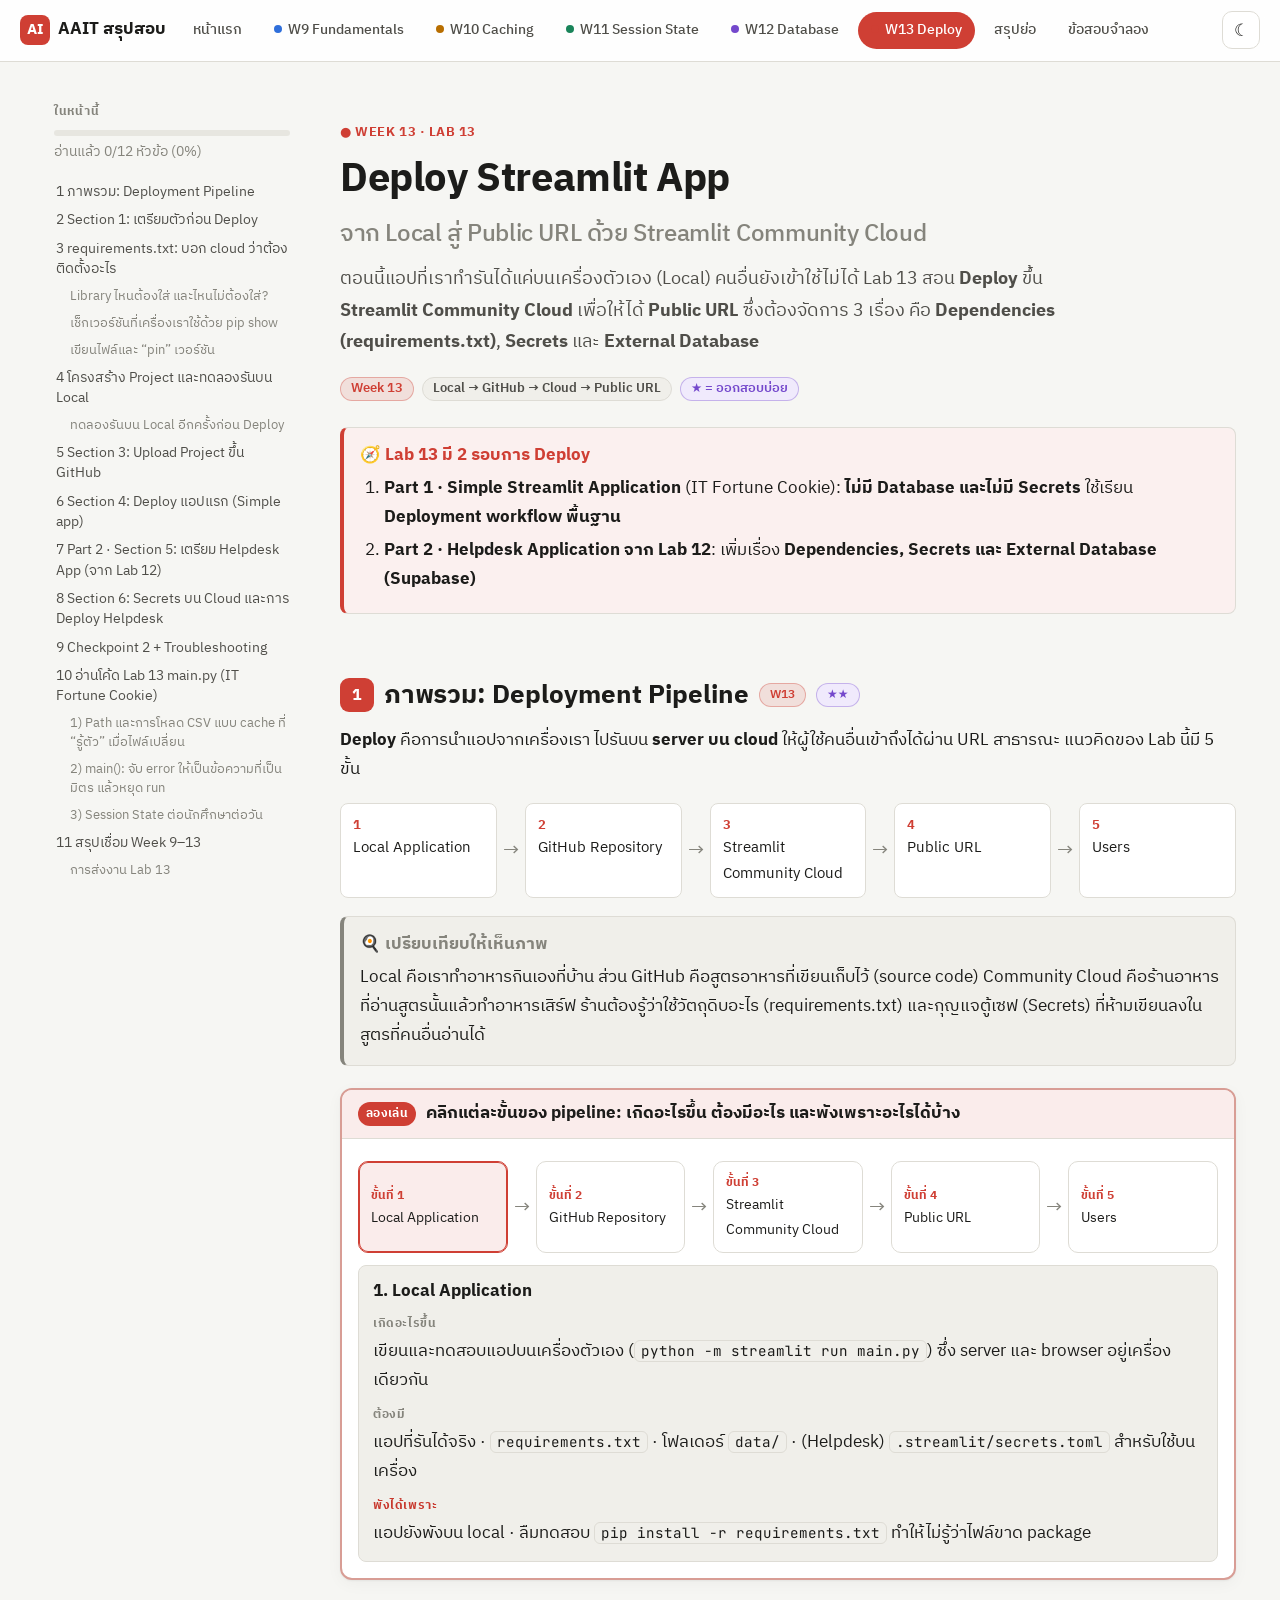
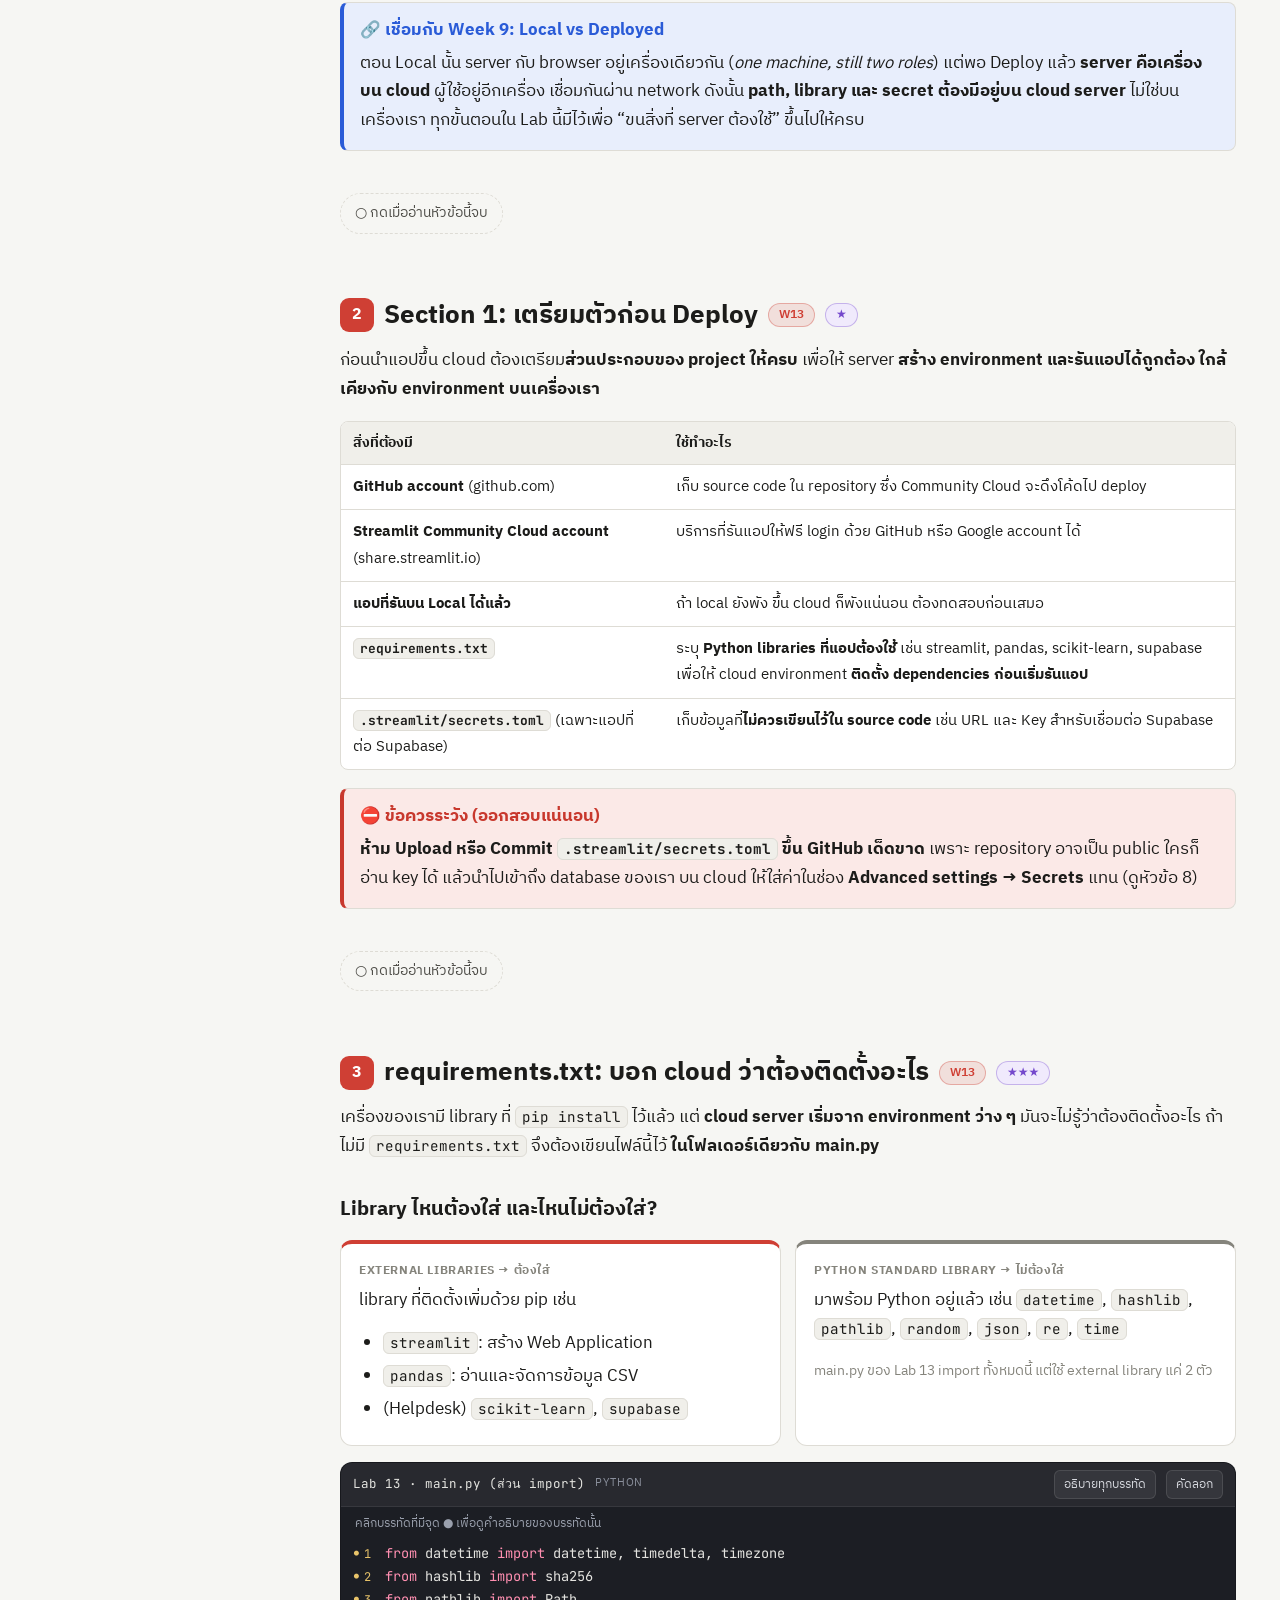
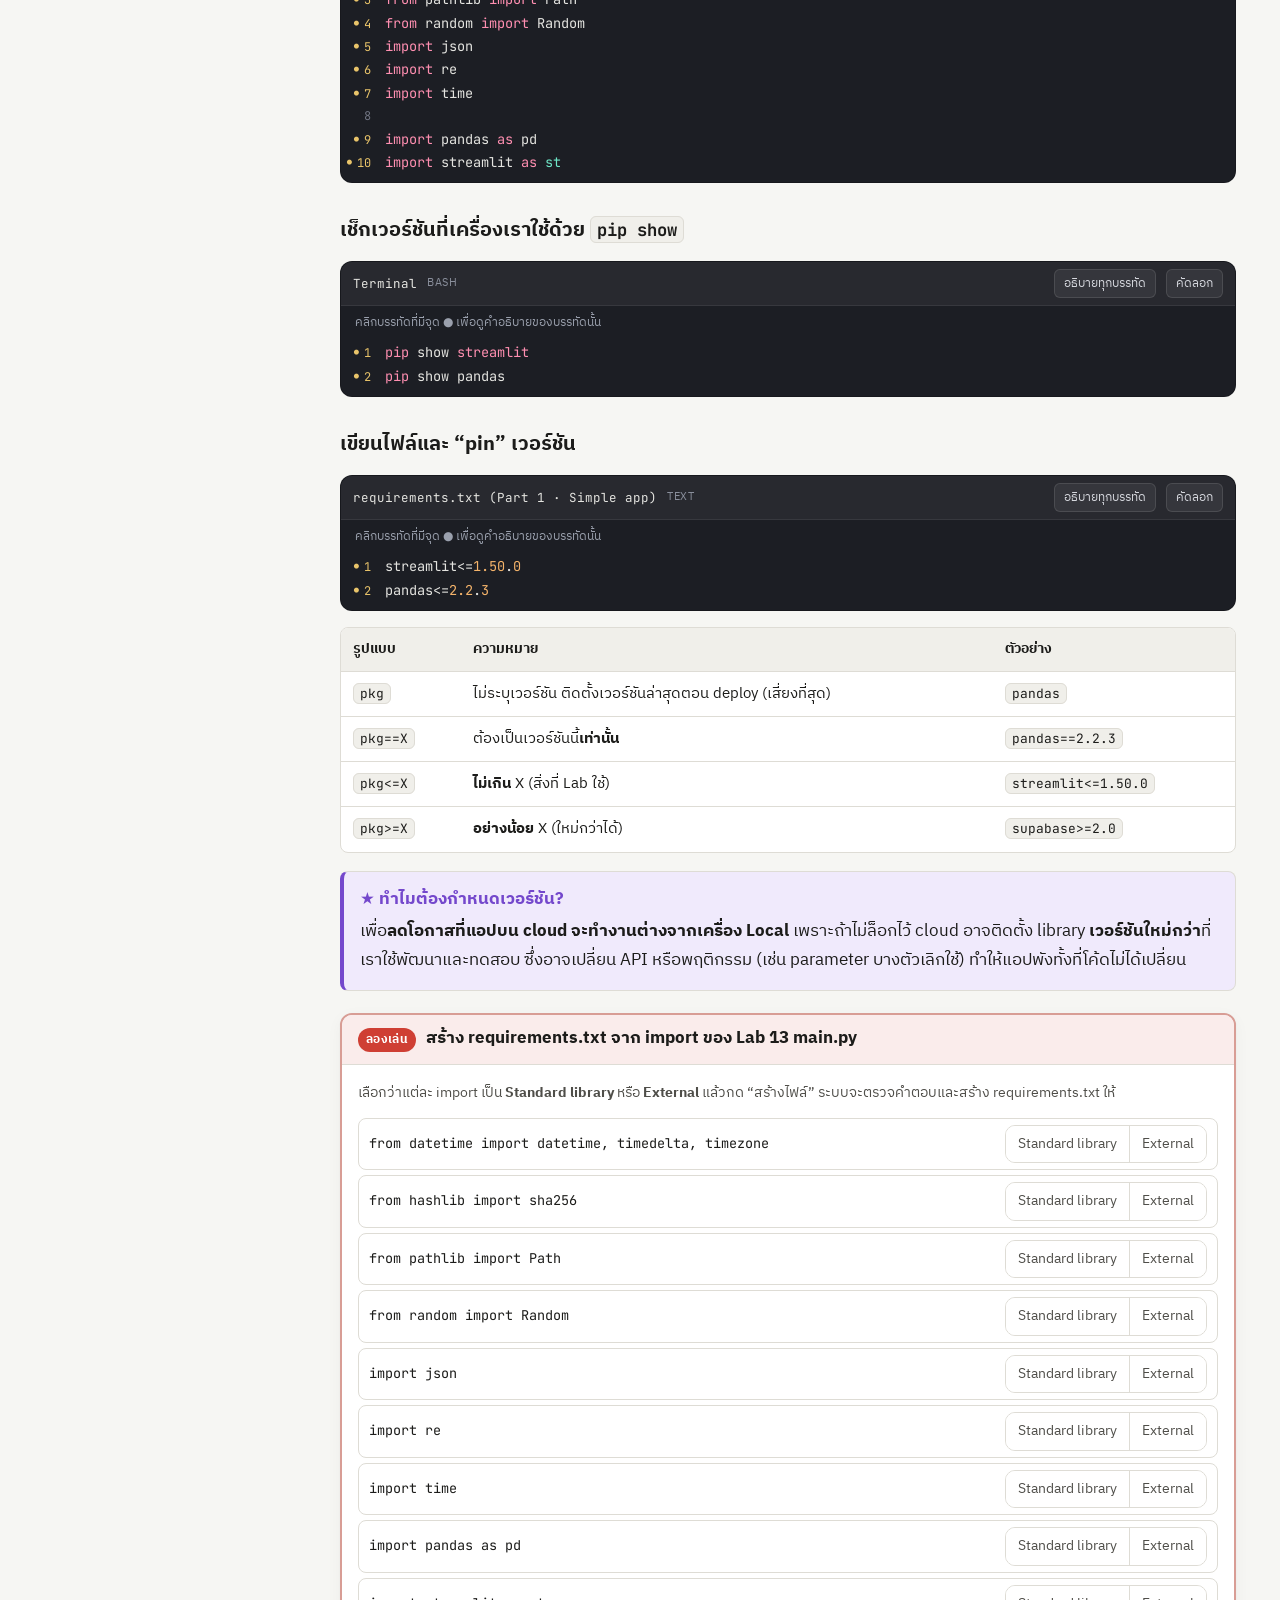
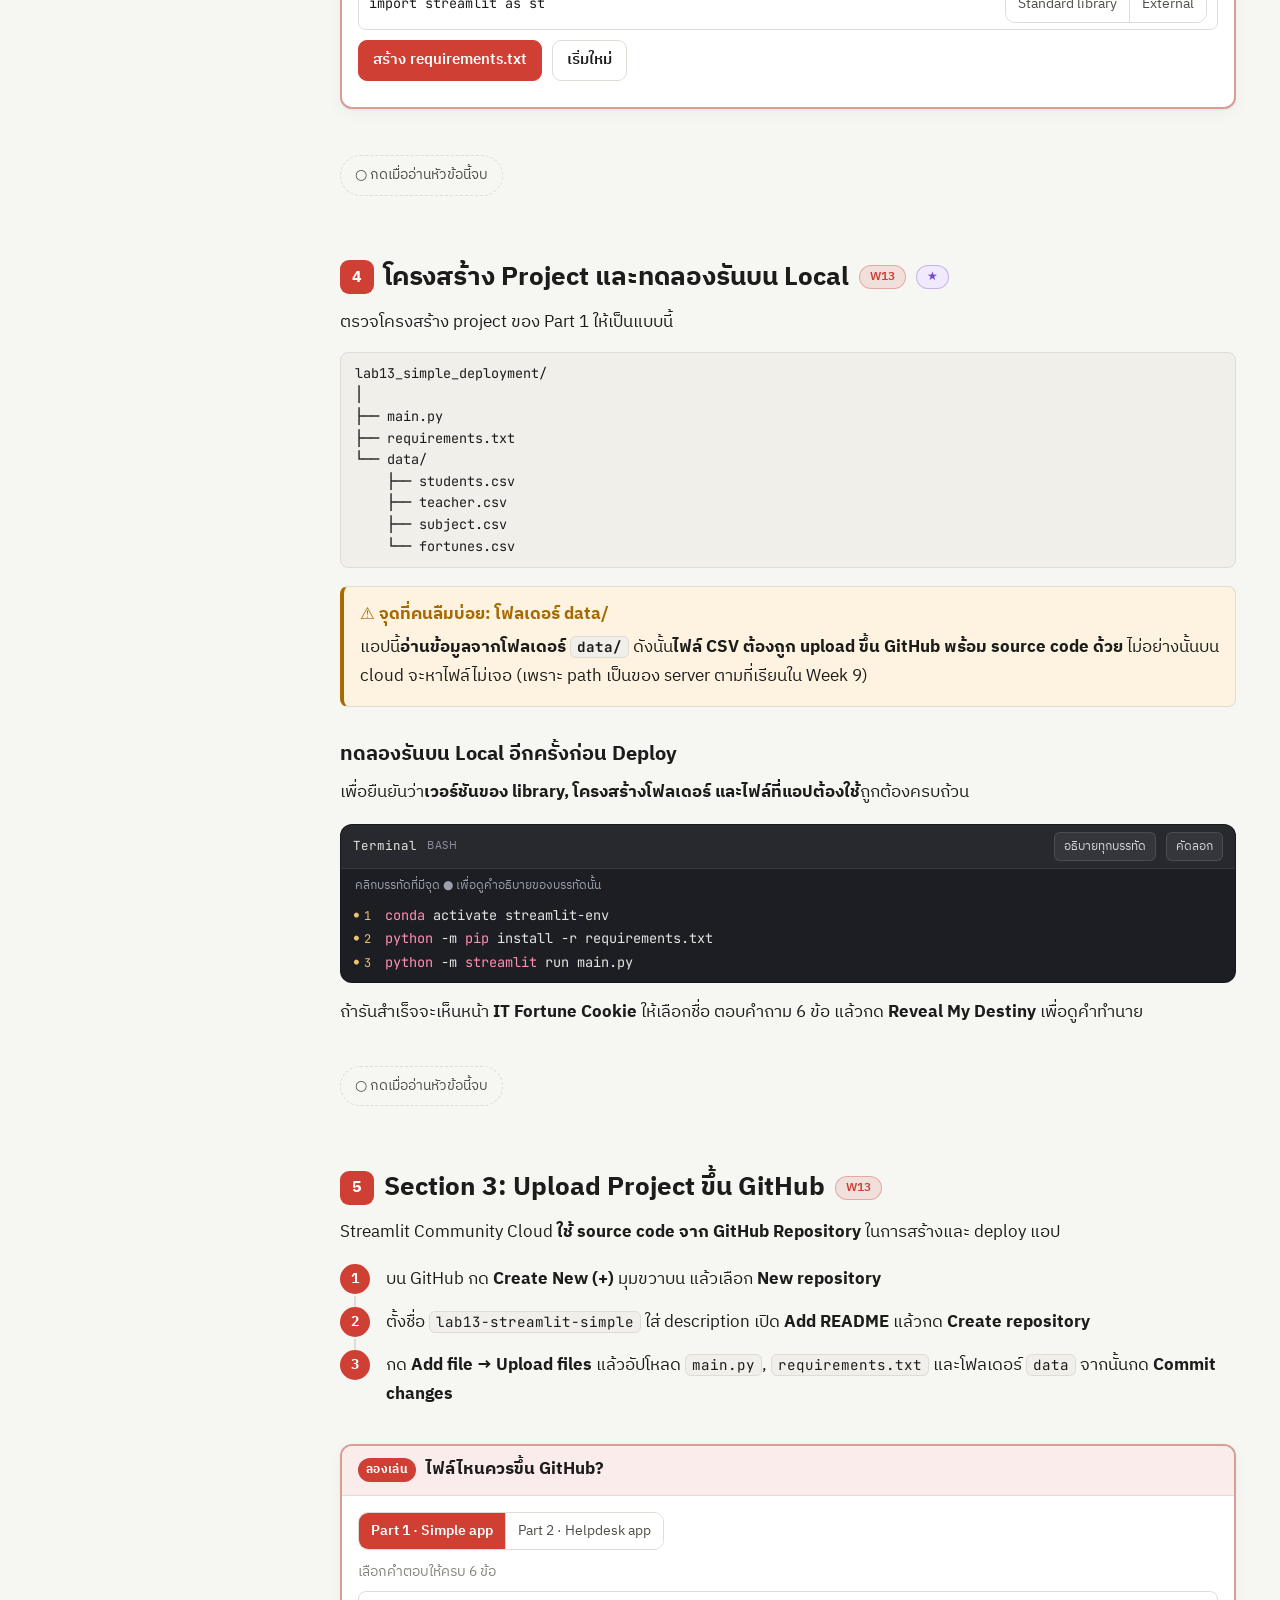
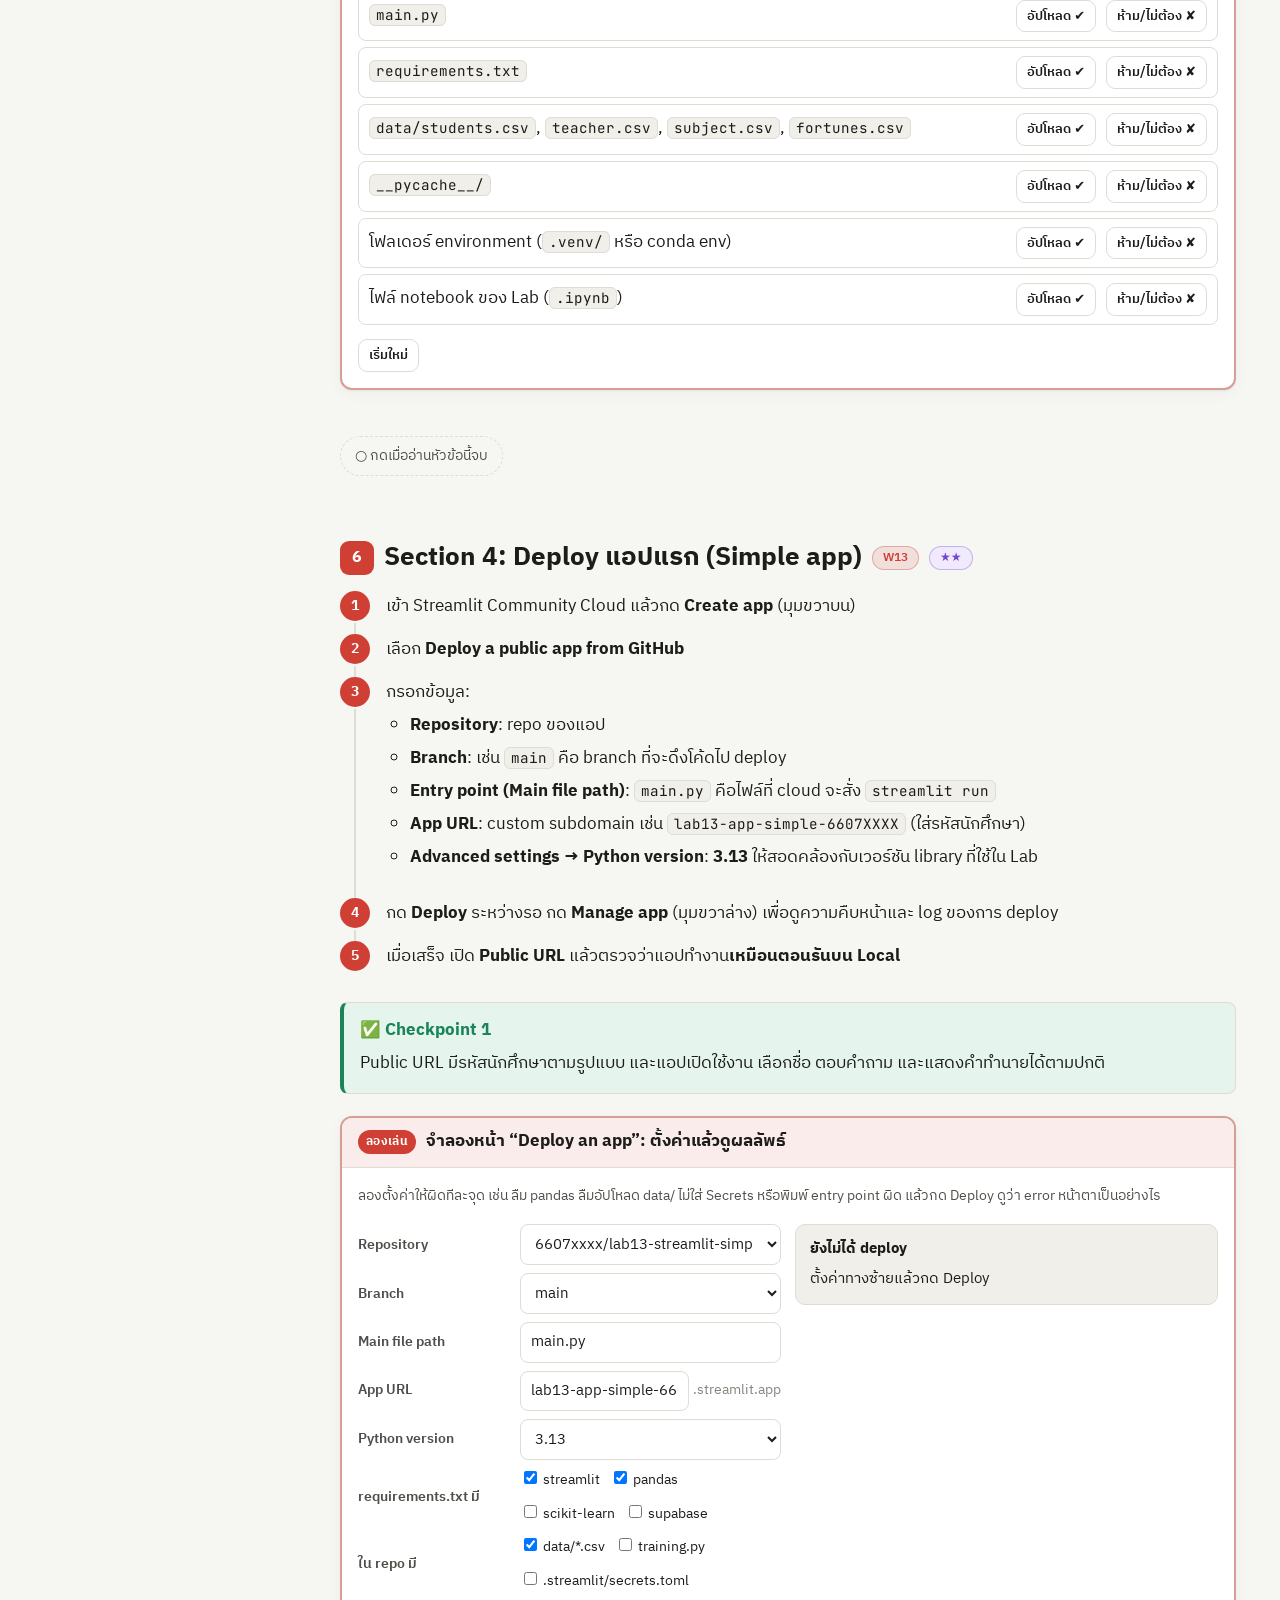
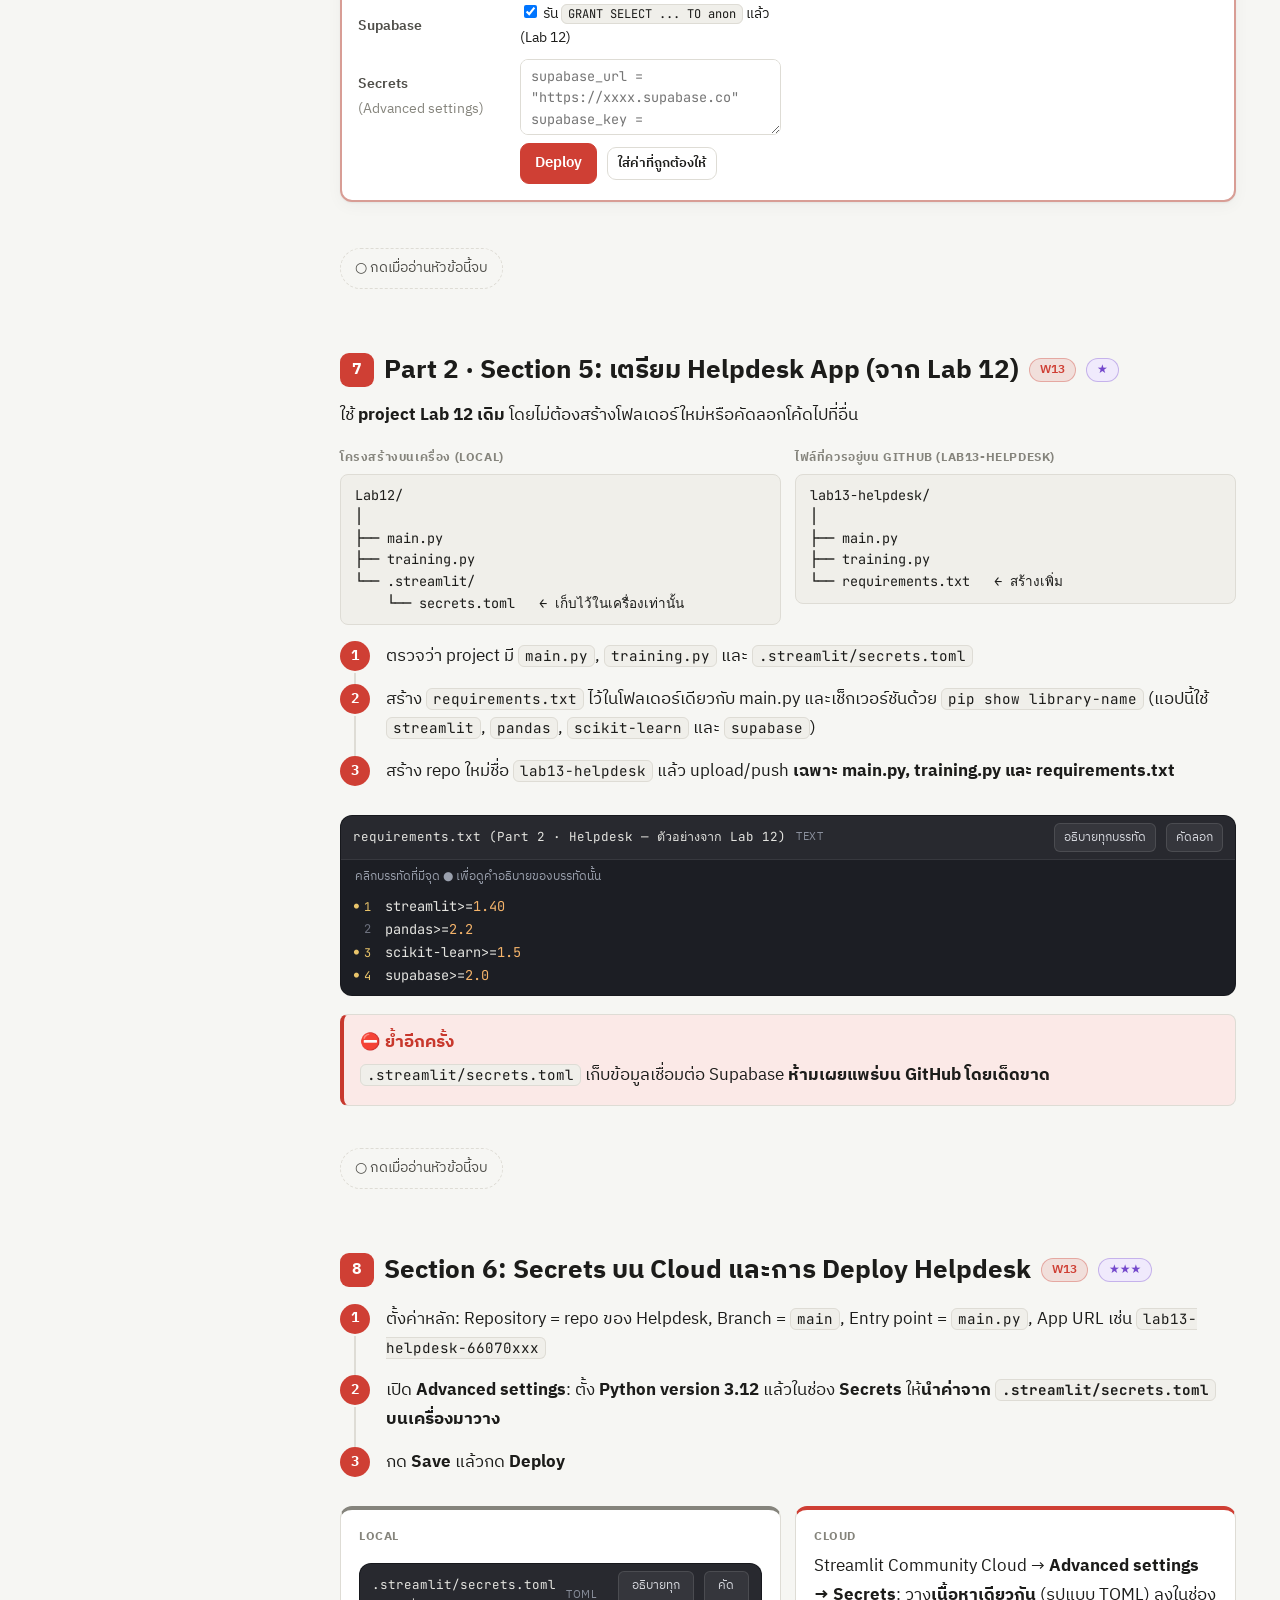
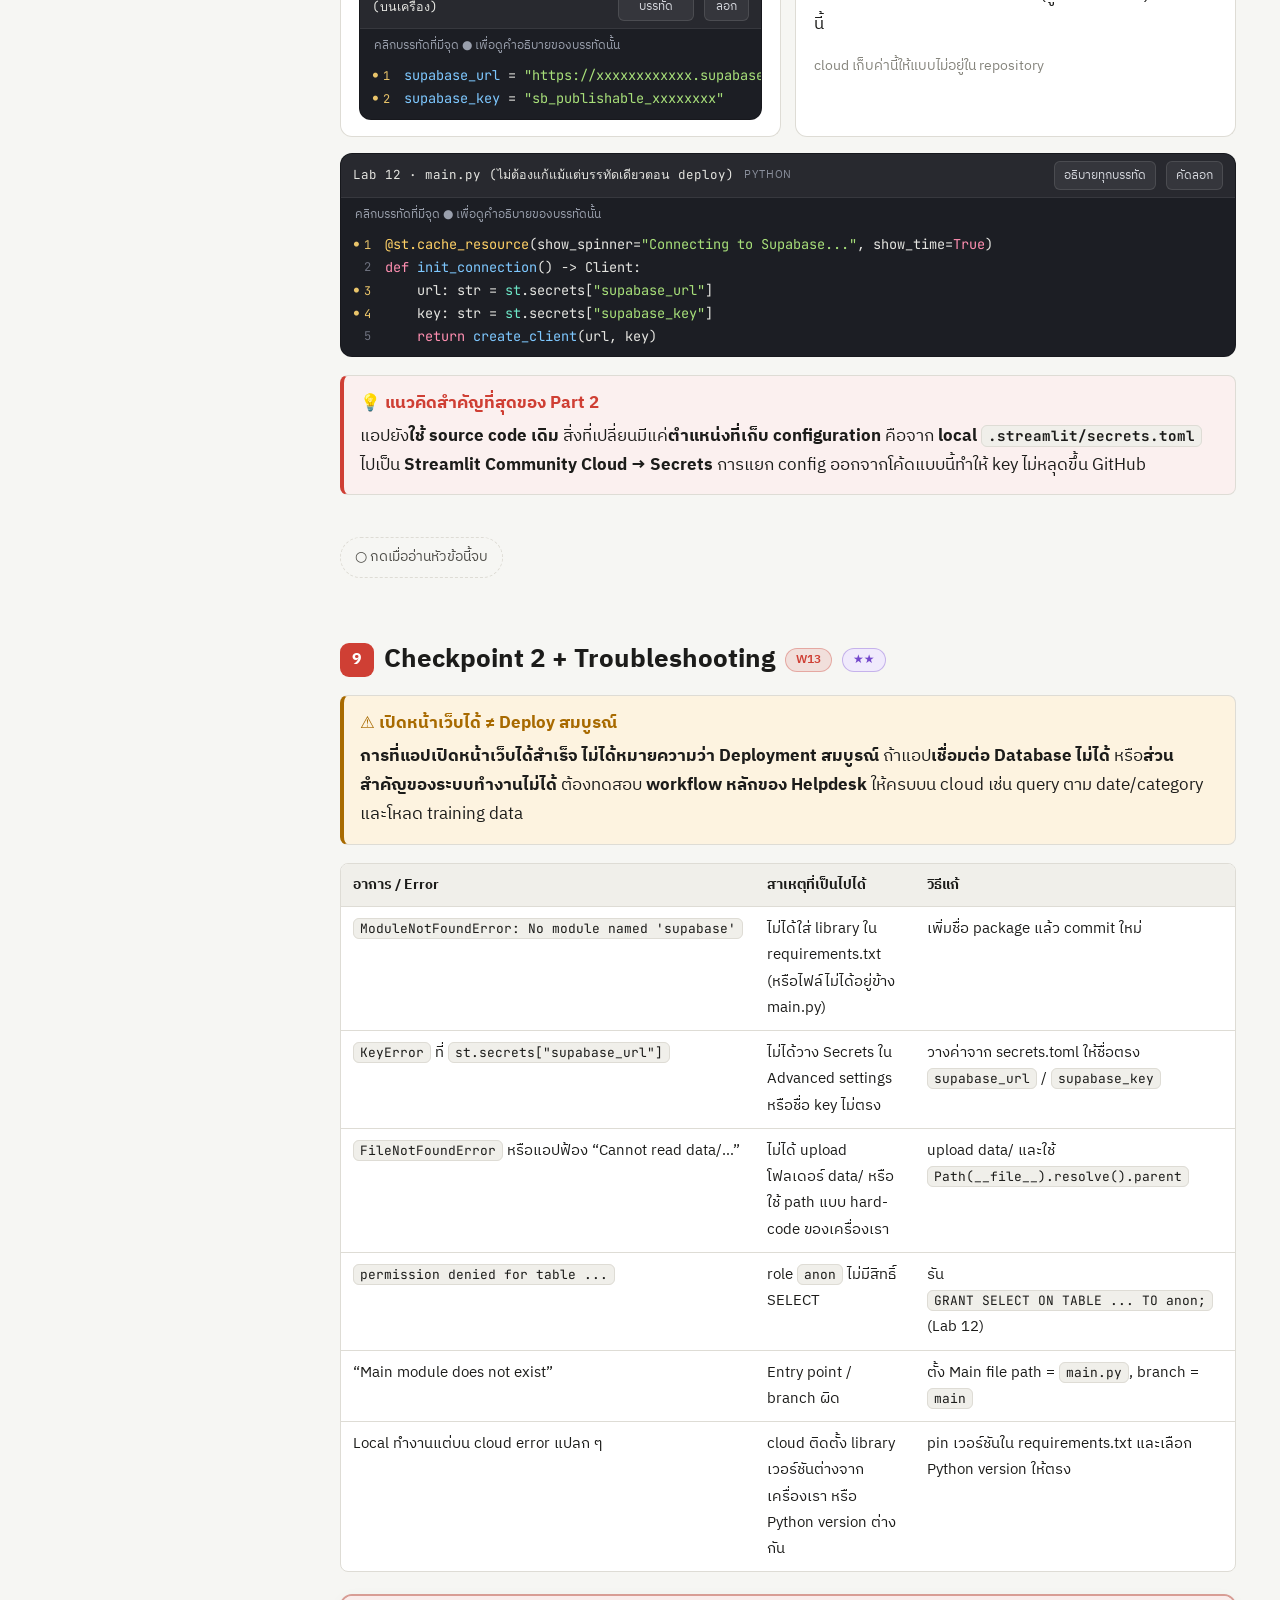
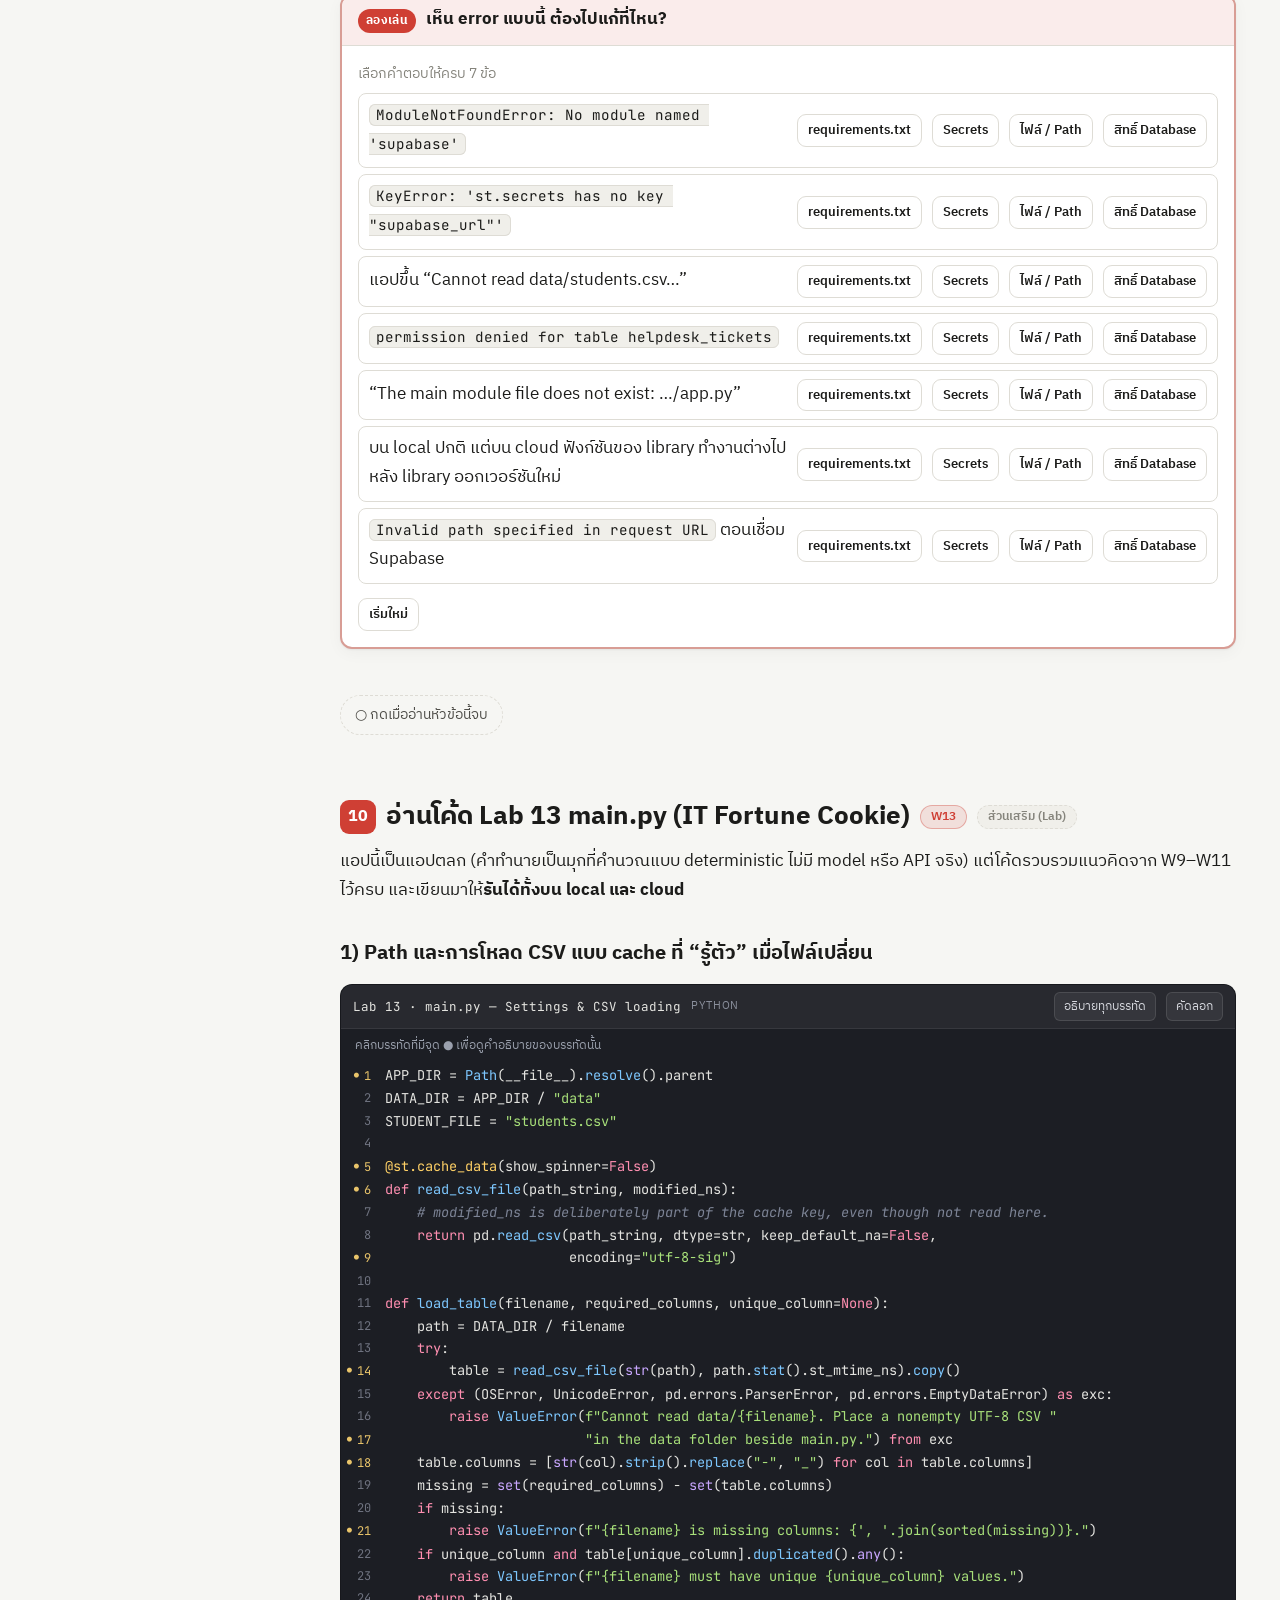
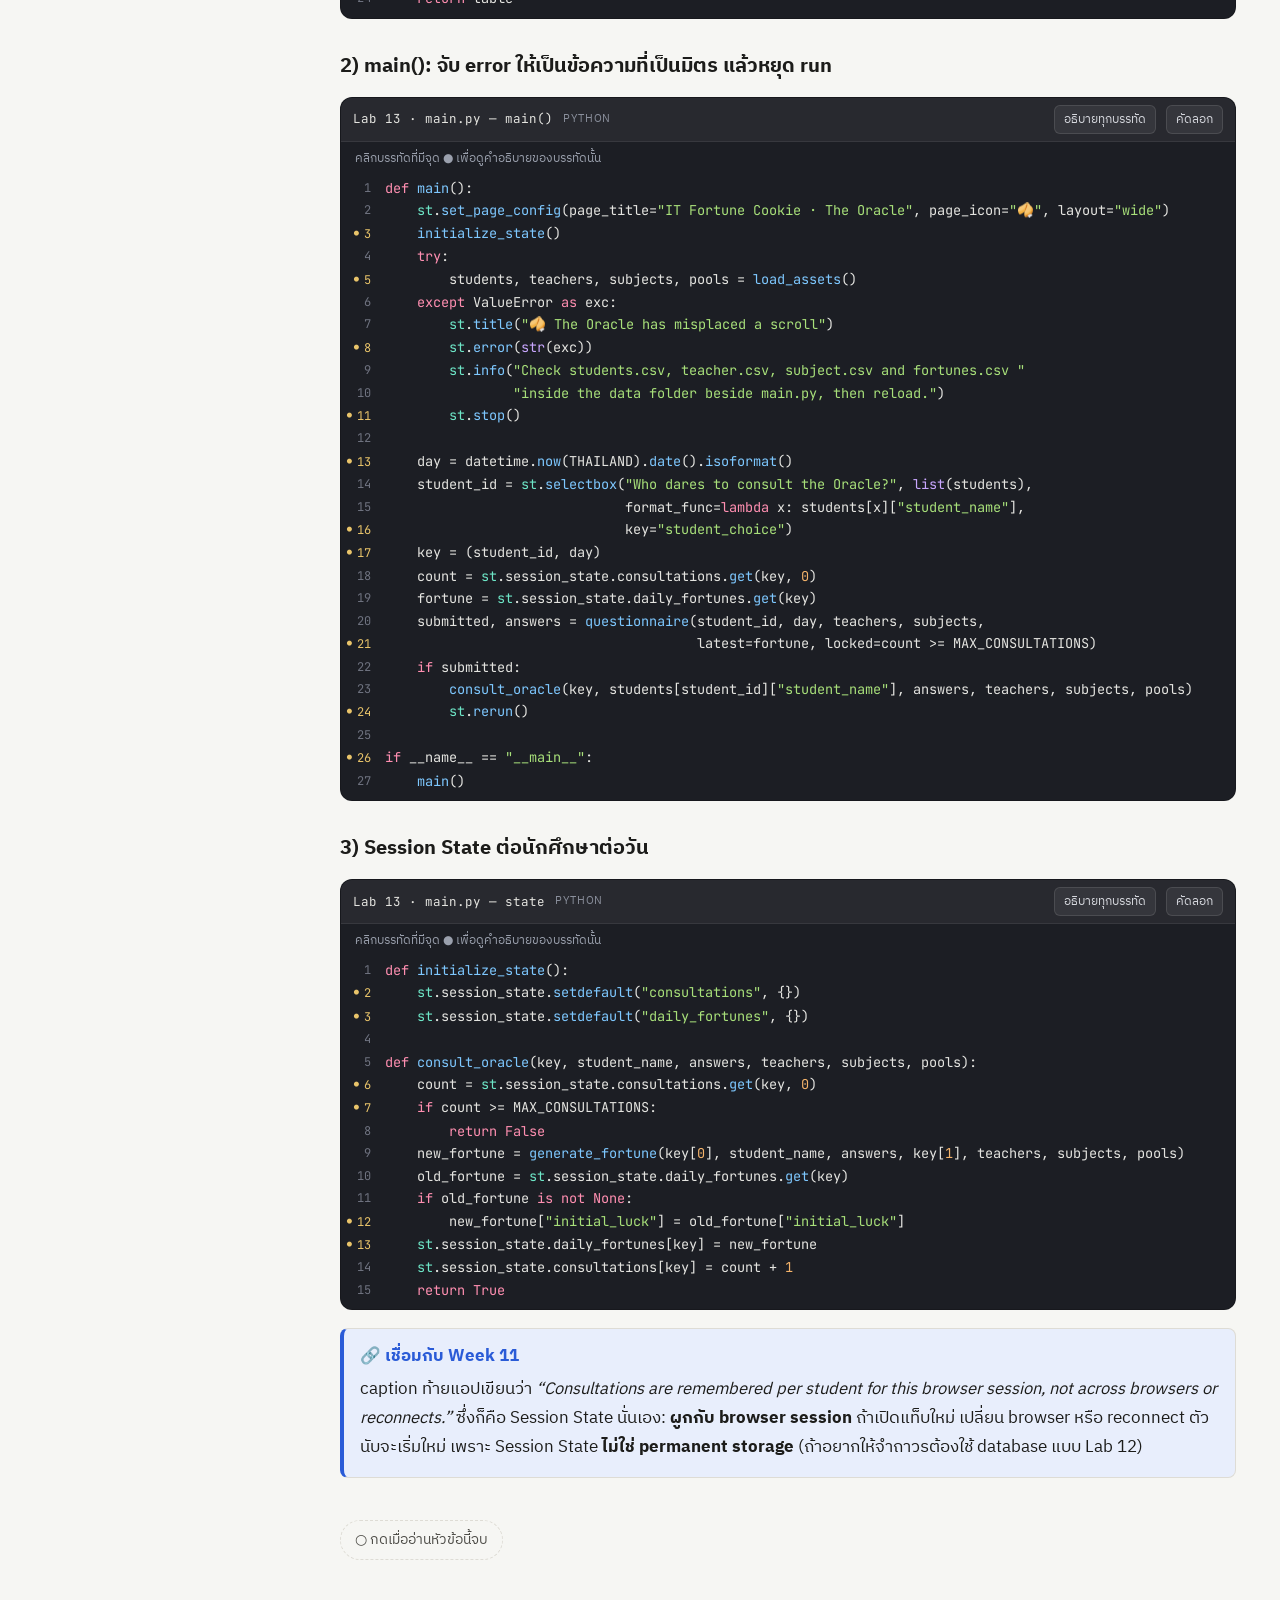
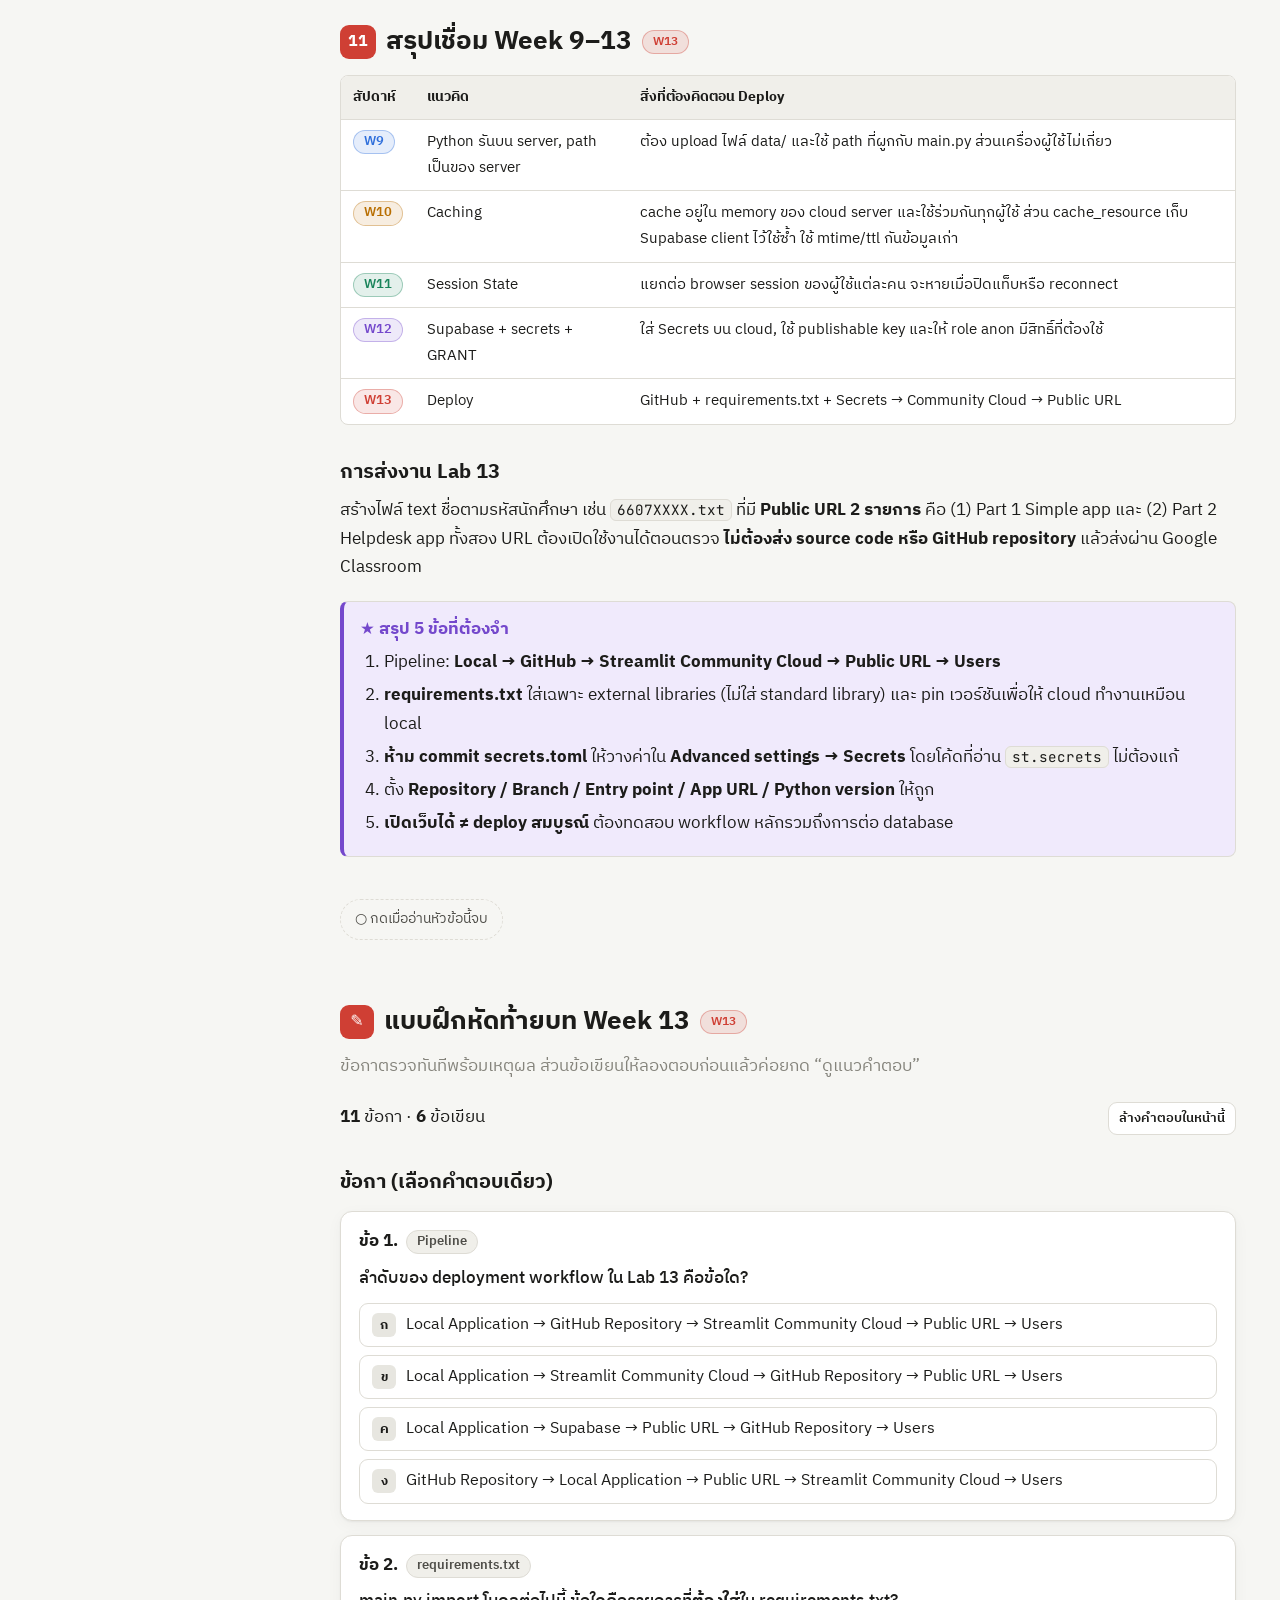
<file: lab13.html>
<!doctype html>
<html lang="th">
<head>
<meta charset="utf-8">
<meta name="viewport" content="width=device-width, initial-scale=1">
<title>Week 13 · Deployment</title>
<meta name="description" content="สรุป Week 13 / Lab 13: Deploy Streamlit app ขึ้น Streamlit Community Cloud ผ่าน GitHub พร้อม requirements.txt และ Secrets">
<link rel="stylesheet" href="assets/style.css">
<style>
  .pipe { display: flex; flex-wrap: wrap; gap: 0; align-items: stretch; margin: 6px 0 12px; }
  .pipe button { flex: 1 1 120px; font: inherit; font-size: 14px; text-align: left; cursor: pointer; padding: 10px 12px; border-radius: 10px; border: 1px solid var(--border); background: var(--surface); color: var(--text); }
  .pipe button b { display: block; font-size: 12px; color: var(--wk); }
  .pipe button.on { border-color: var(--wk); box-shadow: inset 0 0 0 1px var(--wk); background: color-mix(in srgb, var(--wk) 10%, var(--surface)); }
  .pipe .arrow { display: grid; place-items: center; padding: 0 6px; color: var(--muted); font-size: 20px; }
  .deploy-form { display: grid; grid-template-columns: 150px minmax(0, 1fr); gap: 8px 12px; align-items: center; }
  .deploy-form label.k { font-size: 14px; color: var(--text-2); font-weight: 600; }
  .deploy-form input[type="text"], .deploy-form select { width: 100%; }
  .status { border-radius: 10px; padding: 12px 14px; border: 1px solid var(--border); background: var(--surface-2); font-size: 14.5px; }
  .status.ok { border-color: var(--ok); background: var(--ok-bg); }
  .status.bad { border-color: var(--bad); background: var(--bad-bg); }
  .status.warn { border-color: var(--warn); background: var(--warn-bg); }
  .status .t { font-weight: 700; margin-bottom: 4px; }
  .status pre { font-family: var(--mono); font-size: 12.8px; white-space: pre-wrap; margin: 6px 0; padding: 8px 10px; border-radius: 8px; background: var(--code-bg); color: var(--code-text); }
  .req-row { display: flex; align-items: center; gap: 10px; flex-wrap: wrap; padding: 6px 10px; border: 1px solid var(--border); border-radius: 8px; margin: 5px 0; background: var(--surface); }
  .req-row .imp { flex: 1 1 200px; font-family: var(--mono); font-size: 13.5px; }
  .req-row.right { border-color: var(--ok); background: var(--ok-bg); }
  .req-row.wrong { border-color: var(--bad); background: var(--bad-bg); }
  .tree { font-family: var(--mono); font-size: 13.5px; line-height: 1.6; white-space: pre; background: var(--surface-2); border: 1px solid var(--border); border-radius: 8px; padding: 10px 14px; overflow-x: auto; }
  @media (max-width: 720px) { .deploy-form { grid-template-columns: minmax(0, 1fr); } .pipe { flex-direction: column; } .pipe .arrow { transform: rotate(90deg); } }
</style>
</head>
<body class="w13" data-page="w13">
<div class="layout">
<aside class="toc"></aside>
<main>

<section class="hero">
  <span class="eyebrow">● Week 13 · Lab 13</span>
  <h1>Deploy Streamlit App<br><span class="muted" style="font-size:.6em;font-weight:500">จาก Local สู่ Public URL ด้วย Streamlit Community Cloud</span></h1>
  <p class="lead">ตอนนี้แอปที่เราทำรันได้แค่บนเครื่องตัวเอง (Local) คนอื่นยังเข้าใช้ไม่ได้ Lab 13 สอน <b>Deploy</b> ขึ้น <b>Streamlit Community Cloud</b> เพื่อให้ได้ <b>Public URL</b> ซึ่งต้องจัดการ 3 เรื่อง คือ <b>Dependencies (requirements.txt)</b>, <b>Secrets</b> และ <b>External Database</b></p>
  <div class="meta"><span class="chip w13">Week 13</span><span class="chip">Local → GitHub → Cloud → Public URL</span><span class="chip exam">★ = ออกสอบบ่อย</span></div>
</section>

<div class="callout key">
  <div class="callout-title">🧭 Lab 13 มี 2 รอบการ Deploy</div>
  <ol style="margin:0">
    <li><b>Part 1 · Simple Streamlit Application</b> (IT Fortune Cookie): <b>ไม่มี Database และไม่มี Secrets</b> ใช้เรียน <b>Deployment workflow พื้นฐาน</b></li>
    <li><b>Part 2 · Helpdesk Application จาก Lab 12</b>: เพิ่มเรื่อง <b>Dependencies, Secrets และ External Database (Supabase)</b></li>
  </ol>
</div>

<!-- ===================================================== -->
<h2><span class="num">1</span> ภาพรวม: Deployment Pipeline <span class="chip w13">W13</span><span class="chip exam">★★</span></h2>

<p><b>Deploy</b> คือการนำแอปจากเครื่องเรา ไปรันบน <b>server บน cloud</b> ให้ผู้ใช้คนอื่นเข้าถึงได้ผ่าน URL สาธารณะ แนวคิดของ Lab นี้มี 5 ขั้น</p>
<div class="flow">
  <div class="step"><b>1</b>Local Application</div><div class="arrow">→</div>
  <div class="step"><b>2</b>GitHub Repository</div><div class="arrow">→</div>
  <div class="step"><b>3</b>Streamlit Community Cloud</div><div class="arrow">→</div>
  <div class="step"><b>4</b>Public URL</div><div class="arrow">→</div>
  <div class="step"><b>5</b>Users</div>
</div>
<div class="callout analogy"><div class="callout-title">🍳 เปรียบเทียบให้เห็นภาพ</div>
Local คือเราทำอาหารกินเองที่บ้าน ส่วน GitHub คือสูตรอาหารที่เขียนเก็บไว้ (source code) Community Cloud คือร้านอาหารที่อ่านสูตรนั้นแล้วทำอาหารเสิร์ฟ ร้านต้องรู้ว่าใช้วัตถุดิบอะไร (requirements.txt) และกุญแจตู้เซฟ (Secrets) ที่ห้ามเขียนลงในสูตรที่คนอื่นอ่านได้</div>

<div class="sim">
  <div class="sim-head"><span class="tag">ลองเล่น</span> คลิกแต่ละขั้นของ pipeline: เกิดอะไรขึ้น ต้องมีอะไร และพังเพราะอะไรได้บ้าง</div>
  <div class="sim-body">
    <div class="pipe" id="pipe"></div>
    <div id="pipeInfo" class="panel"></div>
  </div>
</div>

<div class="callout tip"><div class="callout-title">🔗 เชื่อมกับ Week 9: Local vs Deployed</div>
ตอน Local นั้น server กับ browser อยู่เครื่องเดียวกัน (<i>one machine, still two roles</i>) แต่พอ Deploy แล้ว <b>server คือเครื่องบน cloud</b> ผู้ใช้อยู่อีกเครื่อง เชื่อมกันผ่าน network ดังนั้น <b>path, library และ secret ต้องมีอยู่บน cloud server</b> ไม่ใช่บนเครื่องเรา ทุกขั้นตอนใน Lab นี้มีไว้เพื่อ “ขนสิ่งที่ server ต้องใช้” ขึ้นไปให้ครบ</div>

<!-- ===================================================== -->
<h2><span class="num">2</span> Section 1: เตรียมตัวก่อน Deploy <span class="chip w13">W13</span><span class="chip exam">★</span></h2>
<p>ก่อนนำแอปขึ้น cloud ต้องเตรียม<b>ส่วนประกอบของ project ให้ครบ</b> เพื่อให้ server <b>สร้าง environment และรันแอปได้ถูกต้อง ใกล้เคียงกับ environment บนเครื่องเรา</b></p>
<div class="table-wrap"><table>
<thead><tr><th>สิ่งที่ต้องมี</th><th>ใช้ทำอะไร</th></tr></thead>
<tbody>
<tr><td><b>GitHub account</b> (github.com)</td><td>เก็บ source code ใน repository ซึ่ง Community Cloud จะดึงโค้ดไป deploy</td></tr>
<tr><td><b>Streamlit Community Cloud account</b> (share.streamlit.io)</td><td>บริการที่รันแอปให้ฟรี login ด้วย GitHub หรือ Google account ได้</td></tr>
<tr><td><b>แอปที่รันบน Local ได้แล้ว</b></td><td>ถ้า local ยังพัง ขึ้น cloud ก็พังแน่นอน ต้องทดสอบก่อนเสมอ</td></tr>
<tr><td><b><code>requirements.txt</code></b></td><td>ระบุ <b>Python libraries ที่แอปต้องใช้</b> เช่น streamlit, pandas, scikit-learn, supabase เพื่อให้ cloud environment <b>ติดตั้ง dependencies ก่อนเริ่มรันแอป</b></td></tr>
<tr><td><b><code>.streamlit/secrets.toml</code></b> (เฉพาะแอปที่ต่อ Supabase)</td><td>เก็บข้อมูลที่<b>ไม่ควรเขียนไว้ใน source code</b> เช่น URL และ Key สำหรับเชื่อมต่อ Supabase</td></tr>
</tbody></table></div>
<div class="callout bad"><div class="callout-title">⛔ ข้อควรระวัง (ออกสอบแน่นอน)</div>
<b>ห้าม Upload หรือ Commit <code>.streamlit/secrets.toml</code> ขึ้น GitHub เด็ดขาด</b> เพราะ repository อาจเป็น public ใครก็อ่าน key ได้ แล้วนำไปเข้าถึง database ของเรา บน cloud ให้ใส่ค่าในช่อง <b>Advanced settings → Secrets</b> แทน (ดูหัวข้อ 8)</div>

<!-- ===================================================== -->
<h2><span class="num">3</span> requirements.txt: บอก cloud ว่าต้องติดตั้งอะไร <span class="chip w13">W13</span><span class="chip exam">★★★</span></h2>

<p>เครื่องของเรามี library ที่ <code>pip install</code> ไว้แล้ว แต่ <b>cloud server เริ่มจาก environment ว่าง ๆ</b> มันจะไม่รู้ว่าต้องติดตั้งอะไร ถ้าไม่มี <code>requirements.txt</code> จึงต้องเขียนไฟล์นี้ไว้ <b>ในโฟลเดอร์เดียวกับ main.py</b></p>

<h3>Library ไหนต้องใส่ และไหนไม่ต้องใส่?</h3>
<div class="compare">
  <div class="a"><span class="label">External libraries → ต้องใส่</span>
    <p>library ที่ติดตั้งเพิ่มด้วย pip เช่น</p>
    <ul><li><code>streamlit</code>: สร้าง Web Application</li><li><code>pandas</code>: อ่านและจัดการข้อมูล CSV</li><li>(Helpdesk) <code>scikit-learn</code>, <code>supabase</code></li></ul></div>
  <div class="b"><span class="label">Python Standard Library → ไม่ต้องใส่</span>
    <p>มาพร้อม Python อยู่แล้ว เช่น <code>datetime</code>, <code>hashlib</code>, <code>pathlib</code>, <code>random</code>, <code>json</code>, <code>re</code>, <code>time</code></p>
    <p class="small muted">main.py ของ Lab 13 import ทั้งหมดนี้ แต่ใช้ external library แค่ 2 ตัว</p></div>
</div>

<script type="text/plain" class="code" data-title="Lab 13 · main.py (ส่วน import)">
from datetime import datetime, timedelta, timezone   ##! `datetime` = **standard library** ไม่ต้องใส่ใน requirements.txt
from hashlib import sha256                           ##! standard library
from pathlib import Path                             ##! standard library
from random import Random                            ##! standard library
import json                                          ##! standard library
import re                                            ##! standard library (regular expression)
import time                                          ##! standard library

import pandas as pd                                  ##! **external** ต้องใส่ `pandas` ใน requirements.txt
import streamlit as st                               ##! **external** ต้องใส่ `streamlit` ใน requirements.txt
</script>

<h3>เช็กเวอร์ชันที่เครื่องเราใช้ด้วย <code>pip show</code></h3>
<script type="text/plain" class="code" data-lang="bash" data-title="Terminal">
pip show streamlit        ##! แสดงข้อมูลของ package รวมถึงบรรทัด `Version: ...` ที่ติดตั้งบนเครื่องเรา
pip show pandas           ##! ทำแบบเดียวกันกับทุก external library (`pip show library-name`)
</script>

<h3>เขียนไฟล์และ “pin” เวอร์ชัน</h3>
<script type="text/plain" class="code" data-lang="text" data-title="requirements.txt (Part 1 · Simple app)">
streamlit<=1.50.0     ##! ติดตั้ง Streamlit เวอร์ชัน **1.50.0 หรือต่ำกว่า** (ไม่เกินค่าที่กำหนด)
pandas<=2.2.3         ##! ติดตั้ง pandas เวอร์ชันไม่เกิน 2.2.3
</script>
<div class="table-wrap"><table>
<thead><tr><th>รูปแบบ</th><th>ความหมาย</th><th>ตัวอย่าง</th></tr></thead>
<tbody>
<tr><td><code>pkg</code></td><td>ไม่ระบุเวอร์ชัน ติดตั้งเวอร์ชันล่าสุดตอน deploy (เสี่ยงที่สุด)</td><td><code>pandas</code></td></tr>
<tr><td><code>pkg==X</code></td><td>ต้องเป็นเวอร์ชันนี้<b>เท่านั้น</b></td><td><code>pandas==2.2.3</code></td></tr>
<tr><td><code>pkg&lt;=X</code></td><td><b>ไม่เกิน</b> X (สิ่งที่ Lab ใช้)</td><td><code>streamlit&lt;=1.50.0</code></td></tr>
<tr><td><code>pkg&gt;=X</code></td><td><b>อย่างน้อย</b> X (ใหม่กว่าได้)</td><td><code>supabase&gt;=2.0</code></td></tr>
</tbody></table></div>
<div class="callout exam"><div class="callout-title">★ ทำไมต้องกำหนดเวอร์ชัน?</div>
เพื่อ<b>ลดโอกาสที่แอปบน cloud จะทำงานต่างจากเครื่อง Local</b> เพราะถ้าไม่ล็อกไว้ cloud อาจติดตั้ง library <b>เวอร์ชันใหม่กว่า</b>ที่เราใช้พัฒนาและทดสอบ ซึ่งอาจเปลี่ยน API หรือพฤติกรรม (เช่น parameter บางตัวเลิกใช้) ทำให้แอปพังทั้งที่โค้ดไม่ได้เปลี่ยน</div>

<div class="sim">
  <div class="sim-head"><span class="tag">ลองเล่น</span> สร้าง requirements.txt จาก import ของ Lab 13 main.py</div>
  <div class="sim-body">
    <p class="howto">เลือกว่าแต่ละ import เป็น <b>Standard library</b> หรือ <b>External</b> แล้วกด “สร้างไฟล์” ระบบจะตรวจคำตอบและสร้าง requirements.txt ให้</p>
    <div id="reqRows"></div>
    <div class="row" style="margin-top:10px"><button class="btn primary" type="button" id="reqBuild">สร้าง requirements.txt</button><button class="btn" type="button" id="reqReset">เริ่มใหม่</button></div>
    <div id="reqOut" style="margin-top:10px"></div>
  </div>
</div>

<!-- ===================================================== -->
<h2><span class="num">4</span> โครงสร้าง Project และทดลองรันบน Local <span class="chip w13">W13</span><span class="chip exam">★</span></h2>
<p>ตรวจโครงสร้าง project ของ Part 1 ให้เป็นแบบนี้</p>
<div class="tree">lab13_simple_deployment/
│
├── main.py
├── requirements.txt
└── data/
    ├── students.csv
    ├── teacher.csv
    ├── subject.csv
    └── fortunes.csv</div>
<div class="callout warn"><div class="callout-title">⚠ จุดที่คนลืมบ่อย: โฟลเดอร์ data/</div>
แอปนี้<b>อ่านข้อมูลจากโฟลเดอร์ <code>data/</code></b> ดังนั้น<b>ไฟล์ CSV ต้องถูก upload ขึ้น GitHub พร้อม source code ด้วย</b> ไม่อย่างนั้นบน cloud จะหาไฟล์ไม่เจอ (เพราะ path เป็นของ server ตามที่เรียนใน Week 9)</div>

<h3>ทดลองรันบน Local อีกครั้งก่อน Deploy</h3>
<p>เพื่อยืนยันว่า<b>เวอร์ชันของ library, โครงสร้างโฟลเดอร์ และไฟล์ที่แอปต้องใช้</b>ถูกต้องครบถ้วน</p>
<script type="text/plain" class="code" data-lang="bash" data-title="Terminal">
conda activate streamlit-env                    ##! a. เปิด environment เดิมที่ใช้กับ Streamlit จาก Lab ก่อน ๆ
python -m pip install -r requirements.txt       ##! b. ติดตั้ง package ตามไฟล์ (`-r` = อ่านรายการจากไฟล์) ซึ่งเป็นวิธีเดียวกับที่ cloud จะทำ จึงเป็นการทดสอบไฟล์ไปในตัว
python -m streamlit run main.py                 ##! c. รันแอป (`python -m` ช่วยให้ใช้ streamlit ของ environment นี้แน่นอน)
</script>
<p>ถ้ารันสำเร็จจะเห็นหน้า <b>IT Fortune Cookie</b> ให้เลือกชื่อ ตอบคำถาม 6 ข้อ แล้วกด <b>Reveal My Destiny</b> เพื่อดูคำทำนาย</p>

<!-- ===================================================== -->
<h2><span class="num">5</span> Section 3: Upload Project ขึ้น GitHub <span class="chip w13">W13</span></h2>
<p>Streamlit Community Cloud <b>ใช้ source code จาก GitHub Repository</b> ในการสร้างและ deploy แอป</p>
<ol class="steps">
  <li>บน GitHub กด <b>Create New (+)</b> มุมขวาบน แล้วเลือก <b>New repository</b></li>
  <li>ตั้งชื่อ <code>lab13-streamlit-simple</code> ใส่ description เปิด <b>Add README</b> แล้วกด <b>Create repository</b></li>
  <li>กด <b>Add file → Upload files</b> แล้วอัปโหลด <code>main.py</code>, <code>requirements.txt</code> และโฟลเดอร์ <code>data</code> จากนั้นกด <b>Commit changes</b></li>
</ol>

<div class="sim">
  <div class="sim-head"><span class="tag">ลองเล่น</span> ไฟล์ไหนควรขึ้น GitHub?</div>
  <div class="sim-body">
    <div class="row" style="margin-bottom:10px"><div class="seg" id="upMode"><button type="button" class="on" data-m="simple">Part 1 · Simple app</button><button type="button" data-m="helpdesk">Part 2 · Helpdesk app</button></div></div>
    <div id="upGame"></div>
  </div>
</div>

<!-- ===================================================== -->
<h2><span class="num">6</span> Section 4: Deploy แอปแรก (Simple app) <span class="chip w13">W13</span><span class="chip exam">★★</span></h2>
<ol class="steps">
  <li>เข้า Streamlit Community Cloud แล้วกด <b>Create app</b> (มุมขวาบน)</li>
  <li>เลือก <b>Deploy a public app from GitHub</b></li>
  <li>กรอกข้อมูล:
    <ul>
      <li><b>Repository</b>: repo ของแอป</li>
      <li><b>Branch</b>: เช่น <code>main</code> คือ branch ที่จะดึงโค้ดไป deploy</li>
      <li><b>Entry point (Main file path)</b>: <code>main.py</code> คือไฟล์ที่ cloud จะสั่ง <code>streamlit run</code></li>
      <li><b>App URL</b>: custom subdomain เช่น <code>lab13-app-simple-6607XXXX</code> (ใส่รหัสนักศึกษา)</li>
      <li><b>Advanced settings → Python version</b>: <b>3.13</b> ให้สอดคล้องกับเวอร์ชัน library ที่ใช้ใน Lab</li>
    </ul></li>
  <li>กด <b>Deploy</b> ระหว่างรอ กด <b>Manage app</b> (มุมขวาล่าง) เพื่อดูความคืบหน้าและ log ของการ deploy</li>
  <li>เมื่อเสร็จ เปิด <b>Public URL</b> แล้วตรวจว่าแอปทำงาน<b>เหมือนตอนรันบน Local</b></li>
</ol>
<div class="callout ok"><div class="callout-title">✅ Checkpoint 1</div>Public URL มีรหัสนักศึกษาตามรูปแบบ และแอปเปิดใช้งาน เลือกชื่อ ตอบคำถาม และแสดงคำทำนายได้ตามปกติ</div>

<div class="sim">
  <div class="sim-head"><span class="tag">ลองเล่น</span> จำลองหน้า “Deploy an app”: ตั้งค่าแล้วดูผลลัพธ์</div>
  <div class="sim-body">
    <p class="howto">ลองตั้งค่าให้ผิดทีละจุด เช่น ลืม pandas ลืมอัปโหลด data/ ไม่ใส่ Secrets หรือพิมพ์ entry point ผิด แล้วกด Deploy ดูว่า error หน้าตาเป็นอย่างไร</p>
    <div class="grid c2">
      <div class="deploy-form" id="dpForm">
        <label class="k" for="dpRepo">Repository</label>
        <select id="dpRepo"><option value="lab13-streamlit-simple">6607xxxx/lab13-streamlit-simple</option><option value="lab13-helpdesk">6607xxxx/lab13-helpdesk</option></select>
        <label class="k" for="dpBranch">Branch</label>
        <select id="dpBranch"><option>main</option><option>master</option></select>
        <label class="k" for="dpEntry">Main file path</label>
        <input type="text" id="dpEntry" value="main.py">
        <label class="k" for="dpUrl">App URL</label>
        <div class="row" style="gap:4px"><input type="text" id="dpUrl" value="lab13-app-simple-6607xxxx" style="flex:1"><span class="small muted">.streamlit.app</span></div>
        <label class="k" for="dpPy">Python version</label>
        <select id="dpPy"><option>3.13</option><option>3.12</option></select>
        <label class="k">requirements.txt มี</label>
        <div class="row small" id="dpReq">
          <label><input type="checkbox" value="streamlit" checked> streamlit</label>
          <label><input type="checkbox" value="pandas" checked> pandas</label>
          <label><input type="checkbox" value="scikit-learn"> scikit-learn</label>
          <label><input type="checkbox" value="supabase"> supabase</label>
        </div>
        <label class="k">ใน repo มี</label>
        <div class="row small">
          <label><input type="checkbox" id="dpData" checked> data/*.csv</label>
          <label><input type="checkbox" id="dpTraining"> training.py</label>
          <label><input type="checkbox" id="dpSecretFile"> .streamlit/secrets.toml</label>
        </div>
        <label class="k">Supabase</label>
        <label class="small"><input type="checkbox" id="dpGrant" checked> รัน <code>GRANT SELECT ... TO anon</code> แล้ว (Lab 12)</label>
        <label class="k" for="dpSecrets">Secrets<br><span class="small muted" style="font-weight:400">(Advanced settings)</span></label>
        <textarea id="dpSecrets" class="mono" style="min-height:76px" placeholder='supabase_url = "https://xxxx.supabase.co"&#10;supabase_key = "sb_publishable_xxxx"'></textarea>
        <span></span>
        <div class="row"><button class="btn primary" type="button" id="dpGo">Deploy</button><button class="btn sm" type="button" id="dpFillOk">ใส่ค่าที่ถูกต้องให้</button></div>
      </div>
      <div><div id="dpStatus" class="status"><div class="t">ยังไม่ได้ deploy</div>ตั้งค่าทางซ้ายแล้วกด Deploy</div></div>
    </div>
  </div>
</div>

<!-- ===================================================== -->
<h2><span class="num">7</span> Part 2 · Section 5: เตรียม Helpdesk App (จาก Lab 12) <span class="chip w13">W13</span><span class="chip exam">★</span></h2>
<p>ใช้ <b>project Lab 12 เดิม</b> โดยไม่ต้องสร้างโฟลเดอร์ใหม่หรือคัดลอกโค้ดไปที่อื่น</p>
<div class="grid c2">
  <div><span class="label">โครงสร้างบนเครื่อง (Local)</span><div class="tree">Lab12/
│
├── main.py
├── training.py
└── .streamlit/
    └── secrets.toml   ← เก็บไว้ในเครื่องเท่านั้น</div></div>
  <div><span class="label">ไฟล์ที่ควรอยู่บน GitHub (lab13-helpdesk)</span><div class="tree">lab13-helpdesk/
│
├── main.py
├── training.py
└── requirements.txt   ← สร้างเพิ่ม</div></div>
</div>
<ol class="steps">
  <li>ตรวจว่า project มี <code>main.py</code>, <code>training.py</code> และ <code>.streamlit/secrets.toml</code></li>
  <li>สร้าง <code>requirements.txt</code> ไว้ในโฟลเดอร์เดียวกับ main.py และเช็กเวอร์ชันด้วย <code>pip show library-name</code> (แอปนี้ใช้ <code>streamlit</code>, <code>pandas</code>, <code>scikit-learn</code> และ <code>supabase</code>)</li>
  <li>สร้าง repo ใหม่ชื่อ <code>lab13-helpdesk</code> แล้ว upload/push <b>เฉพาะ main.py, training.py และ requirements.txt</b></li>
</ol>
<script type="text/plain" class="code" data-lang="text" data-title="requirements.txt (Part 2 · Helpdesk — ตัวอย่างจาก Lab 12)">
streamlit>=1.40       ##! `>=` = อย่างน้อยเวอร์ชันนี้ (ใหม่กว่าได้)
pandas>=2.2
scikit-learn>=1.5     ##! ใช้ใน training.py (TfidfVectorizer + LogisticRegression) ชื่อ package คือ `scikit-learn` แต่ตอน import ใช้ `sklearn`
supabase>=2.0         ##! client สำหรับ `create_client(url, key)`
</script>
<div class="callout bad"><div class="callout-title">⛔ ย้ำอีกครั้ง</div><code>.streamlit/secrets.toml</code> เก็บข้อมูลเชื่อมต่อ Supabase <b>ห้ามเผยแพร่บน GitHub โดยเด็ดขาด</b></div>

<!-- ===================================================== -->
<h2><span class="num">8</span> Section 6: Secrets บน Cloud และการ Deploy Helpdesk <span class="chip w13">W13</span><span class="chip exam">★★★</span></h2>
<ol class="steps">
  <li>ตั้งค่าหลัก: Repository = repo ของ Helpdesk, Branch = <code>main</code>, Entry point = <code>main.py</code>, App URL เช่น <code>lab13-helpdesk-66070xxx</code></li>
  <li>เปิด <b>Advanced settings</b>: ตั้ง <b>Python version 3.12</b> แล้วในช่อง <b>Secrets</b> ให้<b>นำค่าจาก <code>.streamlit/secrets.toml</code> บนเครื่องมาวาง</b></li>
  <li>กด <b>Save</b> แล้วกด <b>Deploy</b></li>
</ol>

<div class="compare">
  <div class="b"><span class="label">Local</span>
<script type="text/plain" class="code" data-lang="toml" data-title=".streamlit/secrets.toml (บนเครื่อง)">
supabase_url = "https://xxxxxxxxxxxx.supabase.co"   ##! API URL ของ project (ลงท้าย `.supabase.co`) ค่านี้เป็นตัวอย่าง placeholder
supabase_key = "sb_publishable_xxxxxxxx"            ##! **Publishable key** เท่านั้น ห้ามใช้ Secret / Service Role key ที่ข้าม RLS ได้
</script></div>
  <div class="a"><span class="label">Cloud</span>
    <p>Streamlit Community Cloud → <b>Advanced settings → Secrets</b>: วาง<b>เนื้อหาเดียวกัน</b> (รูปแบบ TOML) ลงในช่องนี้</p>
    <p class="small muted">cloud เก็บค่านี้ให้แบบไม่อยู่ใน repository</p></div>
</div>

<script type="text/plain" class="code" data-title="Lab 12 · main.py (ไม่ต้องแก้แม้แต่บรรทัดเดียวตอน deploy)">
@st.cache_resource(show_spinner="Connecting to Supabase...", show_time=True)   ##! cache client ไว้ใช้ซ้ำ (W10: connection = resource)
def init_connection() -> Client:
    url: str = st.secrets["supabase_url"]     ##! `st.secrets` อ่านจาก `.streamlit/secrets.toml` ตอน Local และอ่านจาก **Cloud Secrets** ตอน deploy โดย**โค้ดเหมือนเดิม**
    key: str = st.secrets["supabase_key"]     ##! ถ้าลืมใส่ Secrets บน cloud บรรทัดเหล่านี้จะเกิด **KeyError**
    return create_client(url, key)
</script>
<div class="callout key"><div class="callout-title">💡 แนวคิดสำคัญที่สุดของ Part 2</div>
แอปยัง<b>ใช้ source code เดิม</b> สิ่งที่เปลี่ยนมีแค่<b>ตำแหน่งที่เก็บ configuration</b> คือจาก <b>local <code>.streamlit/secrets.toml</code></b> ไปเป็น <b>Streamlit Community Cloud → Secrets</b> การแยก config ออกจากโค้ดแบบนี้ทำให้ key ไม่หลุดขึ้น GitHub</div>

<!-- ===================================================== -->
<h2><span class="num">9</span> Checkpoint 2 + Troubleshooting <span class="chip w13">W13</span><span class="chip exam">★★</span></h2>
<div class="callout warn"><div class="callout-title">⚠ เปิดหน้าเว็บได้ ≠ Deploy สมบูรณ์</div>
<b>การที่แอปเปิดหน้าเว็บได้สำเร็จ ไม่ได้หมายความว่า Deployment สมบูรณ์</b> ถ้าแอป<b>เชื่อมต่อ Database ไม่ได้</b> หรือ<b>ส่วนสำคัญของระบบทำงานไม่ได้</b> ต้องทดสอบ <b>workflow หลักของ Helpdesk</b> ให้ครบบน cloud เช่น query ตาม date/category และโหลด training data</div>

<div class="table-wrap"><table>
<thead><tr><th>อาการ / Error</th><th>สาเหตุที่เป็นไปได้</th><th>วิธีแก้</th></tr></thead>
<tbody>
<tr><td><code>ModuleNotFoundError: No module named 'supabase'</code></td><td>ไม่ได้ใส่ library ใน requirements.txt (หรือไฟล์ไม่ได้อยู่ข้าง main.py)</td><td>เพิ่มชื่อ package แล้ว commit ใหม่</td></tr>
<tr><td><code>KeyError</code> ที่ <code>st.secrets["supabase_url"]</code></td><td>ไม่ได้วาง Secrets ใน Advanced settings หรือชื่อ key ไม่ตรง</td><td>วางค่าจาก secrets.toml ให้ชื่อตรง <code>supabase_url</code> / <code>supabase_key</code></td></tr>
<tr><td><code>FileNotFoundError</code> หรือแอปฟ้อง “Cannot read data/…”</td><td>ไม่ได้ upload โฟลเดอร์ data/ หรือใช้ path แบบ hard-code ของเครื่องเรา</td><td>upload data/ และใช้ <code>Path(__file__).resolve().parent</code></td></tr>
<tr><td><code>permission denied for table ...</code></td><td>role <code>anon</code> ไม่มีสิทธิ์ SELECT</td><td>รัน <code>GRANT SELECT ON TABLE ... TO anon;</code> (Lab 12)</td></tr>
<tr><td>“Main module does not exist”</td><td>Entry point / branch ผิด</td><td>ตั้ง Main file path = <code>main.py</code>, branch = <code>main</code></td></tr>
<tr><td>Local ทำงานแต่บน cloud error แปลก ๆ</td><td>cloud ติดตั้ง library เวอร์ชันต่างจากเครื่องเรา หรือ Python version ต่างกัน</td><td>pin เวอร์ชันใน requirements.txt และเลือก Python version ให้ตรง</td></tr>
</tbody></table></div>

<div class="sim">
  <div class="sim-head"><span class="tag">ลองเล่น</span> เห็น error แบบนี้ ต้องไปแก้ที่ไหน?</div>
  <div class="sim-body"><div id="trbGame"></div></div>
</div>

<!-- ===================================================== -->
<h2><span class="num">10</span> อ่านโค้ด Lab 13 main.py (IT Fortune Cookie) <span class="chip w13">W13</span><span class="chip extra">ส่วนเสริม (Lab)</span></h2>
<p>แอปนี้เป็นแอปตลก (คำทำนายเป็นมุกที่คำนวณแบบ deterministic ไม่มี model หรือ API จริง) แต่โค้ดรวบรวมแนวคิดจาก W9–W11 ไว้ครบ และเขียนมาให้<b>รันได้ทั้งบน local และ cloud</b></p>

<h3>1) Path และการโหลด CSV แบบ cache ที่ “รู้ตัว” เมื่อไฟล์เปลี่ยน</h3>
<script type="text/plain" class="code" data-title="Lab 13 · main.py — Settings & CSV loading">
APP_DIR = Path(__file__).resolve().parent      ##! (W9) ผูก path กับโฟลเดอร์ของ main.py จึงหา data/ เจอทั้งบน local และบน cloud server
DATA_DIR = APP_DIR / "data"
STUDENT_FILE = "students.csv"

@st.cache_data(show_spinner=False)             ##! (W10) cache_data เพราะคืนค่าเป็น DataFrame (ข้อมูล) โหลดเร็วจึงปิด spinner
def read_csv_file(path_string, modified_ns):   ##! `modified_ns` (เวลาแก้ไขไฟล์) เป็น **ส่วนหนึ่งของ cache key** แม้จะไม่ได้ใช้ในฟังก์ชันเลย
    # modified_ns is deliberately part of the cache key, even though not read here.
    return pd.read_csv(path_string, dtype=str, keep_default_na=False,
                       encoding="utf-8-sig")   ##! อ่านทุกคอลัมน์เป็น str, ไม่แปลงช่องว่างเป็น NaN, `utf-8-sig` ตัด BOM หน้าไฟล์ (ไฟล์ CSV ภาษาไทยจาก Excel มักมี)

def load_table(filename, required_columns, unique_column=None):
    path = DATA_DIR / filename
    try:
        table = read_csv_file(str(path), path.stat().st_mtime_ns).copy()   ##! ส่ง mtime เข้าไป ถ้าไฟล์ถูกแก้ mtime จะเปลี่ยน → cache key ใหม่ → **cache miss อ่านไฟล์ใหม่อัตโนมัติ** (เทคนิค “version the input” จาก W10) ส่วน `.copy()` กันการแก้ไขข้อมูลที่ cache ไว้
    except (OSError, UnicodeError, pd.errors.ParserError, pd.errors.EmptyDataError) as exc:
        raise ValueError(f"Cannot read data/{filename}. Place a nonempty UTF-8 CSV "
                         "in the data folder beside main.py.") from exc   ##! ถ้าลืม upload data/ ขึ้น GitHub จะมาตกที่นี่ แล้วแปลงเป็นข้อความที่อ่านเข้าใจง่าย
    table.columns = [str(col).strip().replace("-", "_") for col in table.columns]   ##! รองรับหัวคอลัมน์แบบ `student-id` → `student_id`
    missing = set(required_columns) - set(table.columns)
    if missing:
        raise ValueError(f"{filename} is missing columns: {', '.join(sorted(missing))}.")   ##! validate ว่าคอลัมน์ครบ
    if unique_column and table[unique_column].duplicated().any():
        raise ValueError(f"{filename} must have unique {unique_column} values.")
    return table
</script>

<h3>2) main(): จับ error ให้เป็นข้อความที่เป็นมิตร แล้วหยุด run</h3>
<script type="text/plain" class="code" data-title="Lab 13 · main.py — main()">
def main():
    st.set_page_config(page_title="IT Fortune Cookie · The Oracle", page_icon="🥠", layout="wide")
    initialize_state()                                       ##! เตรียม session state ก่อนใช้ (W11)
    try:
        students, teachers, subjects, pools = load_assets()  ##! โหลด CSV ทั้ง 4 ไฟล์ผ่าน load_table
    except ValueError as exc:
        st.title("🥠 The Oracle has misplaced a scroll")
        st.error(str(exc))                                   ##! แสดงสาเหตุบนหน้าเว็บแทน traceback ยาว ๆ
        st.info("Check students.csv, teacher.csv, subject.csv and fortunes.csv "
                "inside the data folder beside main.py, then reload.")
        st.stop()                                            ##! **หยุด script run นี้ทันที** บรรทัดถัดไปไม่ถูกรัน

    day = datetime.now(THAILAND).date().isoformat()          ##! ใช้เวลาไทย (UTC+7) เพราะ cloud server อาจอยู่คนละ timezone
    student_id = st.selectbox("Who dares to consult the Oracle?", list(students),
                              format_func=lambda x: students[x]["student_name"],
                              key="student_choice")          ##! แสดงชื่อ แต่คืนค่าเป็น student_id
    key = (student_id, day)                                  ##! state แยก **ต่อนักศึกษา ต่อวัน** (tuple ใช้เป็น key ของ dict ได้)
    count = st.session_state.consultations.get(key, 0)
    fortune = st.session_state.daily_fortunes.get(key)
    submitted, answers = questionnaire(student_id, day, teachers, subjects,
                                       latest=fortune, locked=count >= MAX_CONSULTATIONS)   ##! คำถาม 6 ข้ออยู่ใน `st.form` จึงส่งค่าพร้อมกันตอนกดปุ่ม (W9)
    if submitted:
        consult_oracle(key, students[student_id]["student_name"], answers, teachers, subjects, pools)
        st.rerun()                                           ##! สั่ง rerun ทันทีให้หน้าวาดใหม่ด้วย state ล่าสุด (นับครั้งและคำทำนายใหม่)

if __name__ == "__main__":                                   ##! เรียก main() เมื่อไฟล์นี้ถูกรันเป็นโปรแกรมหลัก (ซึ่ง `streamlit run main.py` ก็ทำแบบนั้น)
    main()
</script>

<h3>3) Session State ต่อนักศึกษาต่อวัน</h3>
<script type="text/plain" class="code" data-title="Lab 13 · main.py — state">
def initialize_state():
    st.session_state.setdefault("consultations", {})     ##! `setdefault` = ถ้ายังไม่มี key ให้ตั้งค่าเริ่มต้น ถ้ามีแล้วไม่ทับ (เทียบเท่า `if "consultations" not in st.session_state:`)
    st.session_state.setdefault("daily_fortunes", {})    ##! dict ซ้อน: key คือ `(student_id, day)` และ value คือคำทำนายล่าสุด

def consult_oracle(key, student_name, answers, teachers, subjects, pools):
    count = st.session_state.consultations.get(key, 0)   ##! ถามไปแล้วกี่ครั้ง (ยังไม่เคย = 0)
    if count >= MAX_CONSULTATIONS:                       ##! จำกัด 13 ครั้งต่อวัน
        return False
    new_fortune = generate_fortune(key[0], student_name, answers, key[1], teachers, subjects, pools)
    old_fortune = st.session_state.daily_fortunes.get(key)
    if old_fortune is not None:
        new_fortune["initial_luck"] = old_fortune["initial_luck"]   ##! คงค่า luck ตั้งต้นของครั้งแรกไว้ เปลี่ยนคำตอบใหม่ก็กู้ดวงคืนไม่ได้
    st.session_state.daily_fortunes[key] = new_fortune   ##! เก็บผลไว้ใน session ให้อยู่รอดข้าม rerun
    st.session_state.consultations[key] = count + 1
    return True
</script>
<div class="callout tip"><div class="callout-title">🔗 เชื่อมกับ Week 11</div>
caption ท้ายแอปเขียนว่า <i>“Consultations are remembered per student for this browser session, not across browsers or reconnects.”</i> ซึ่งก็คือ Session State นั่นเอง: <b>ผูกกับ browser session</b> ถ้าเปิดแท็บใหม่ เปลี่ยน browser หรือ reconnect ตัวนับจะเริ่มใหม่ เพราะ Session State <b>ไม่ใช่ permanent storage</b> (ถ้าอยากให้จำถาวรต้องใช้ database แบบ Lab 12)</div>

<!-- ===================================================== -->
<h2><span class="num">11</span> สรุปเชื่อม Week 9–13 <span class="chip w13">W13</span></h2>
<div class="table-wrap"><table>
<thead><tr><th>สัปดาห์</th><th>แนวคิด</th><th>สิ่งที่ต้องคิดตอน Deploy</th></tr></thead>
<tbody>
<tr><td><span class="chip w9">W9</span></td><td>Python รันบน server, path เป็นของ server</td><td>ต้อง upload ไฟล์ data/ และใช้ path ที่ผูกกับ main.py ส่วนเครื่องผู้ใช้ไม่เกี่ยว</td></tr>
<tr><td><span class="chip w10">W10</span></td><td>Caching</td><td>cache อยู่ใน memory ของ cloud server และใช้ร่วมกันทุกผู้ใช้ ส่วน cache_resource เก็บ Supabase client ไว้ใช้ซ้ำ ใช้ mtime/ttl กันข้อมูลเก่า</td></tr>
<tr><td><span class="chip w11">W11</span></td><td>Session State</td><td>แยกต่อ browser session ของผู้ใช้แต่ละคน จะหายเมื่อปิดแท็บหรือ reconnect</td></tr>
<tr><td><span class="chip w12">W12</span></td><td>Supabase + secrets + GRANT</td><td>ใส่ Secrets บน cloud, ใช้ publishable key และให้ role anon มีสิทธิ์ที่ต้องใช้</td></tr>
<tr><td><span class="chip w13">W13</span></td><td>Deploy</td><td>GitHub + requirements.txt + Secrets → Community Cloud → Public URL</td></tr>
</tbody></table></div>

<h3>การส่งงาน Lab 13</h3>
<p>สร้างไฟล์ text ชื่อตามรหัสนักศึกษา เช่น <code>6607XXXX.txt</code> ที่มี <b>Public URL 2 รายการ</b> คือ (1) Part 1 Simple app และ (2) Part 2 Helpdesk app ทั้งสอง URL ต้องเปิดใช้งานได้ตอนตรวจ <b>ไม่ต้องส่ง source code หรือ GitHub repository</b> แล้วส่งผ่าน Google Classroom</p>

<div class="callout exam"><div class="callout-title">★ สรุป 5 ข้อที่ต้องจำ</div>
<ol style="margin:0">
<li>Pipeline: <b>Local → GitHub → Streamlit Community Cloud → Public URL → Users</b></li>
<li><b>requirements.txt</b> ใส่เฉพาะ external libraries (ไม่ใส่ standard library) และ pin เวอร์ชันเพื่อให้ cloud ทำงานเหมือน local</li>
<li><b>ห้าม commit secrets.toml</b> ให้วางค่าใน <b>Advanced settings → Secrets</b> โดยโค้ดที่อ่าน <code>st.secrets</code> ไม่ต้องแก้</li>
<li>ตั้ง <b>Repository / Branch / Entry point / App URL / Python version</b> ให้ถูก</li>
<li><b>เปิดเว็บได้ ≠ deploy สมบูรณ์</b> ต้องทดสอบ workflow หลักรวมถึงการต่อ database</li>
</ol></div>

<!-- ===================================================== -->
<h2><span class="num">✎</span> แบบฝึกหัดท้ายบท Week 13 <span class="chip w13">W13</span></h2>
<p class="muted">ข้อกาตรวจทันทีพร้อมเหตุผล ส่วนข้อเขียนให้ลองตอบก่อนแล้วค่อยกด “ดูแนวคำตอบ”</p>
<div class="quiz-mount" data-week="w13"></div>

<div class="pager" data-auto></div>
</main>
</div>
<footer class="site">สรุปจากเอกสาร Lab 13 และโค้ดของวิชา 06016474 Applied AI for IT · Week 13</footer>

<script src="assets/q-w13.js"></script>
<script src="assets/app.js"></script>
<script>
document.addEventListener("aait:ready", () => {
  const { $, sortGame, esc } = AAIT;

  /* ---------- (1) clickable pipeline ---------- */
  const STAGES = [
    { name: "Local Application", what: "เขียนและทดสอบแอปบนเครื่องตัวเอง (<code>python -m streamlit run main.py</code>) ซึ่ง server และ browser อยู่เครื่องเดียวกัน",
      need: "แอปที่รันได้จริง · <code>requirements.txt</code> · โฟลเดอร์ <code>data/</code> · (Helpdesk) <code>.streamlit/secrets.toml</code> สำหรับใช้บนเครื่อง",
      fail: "แอปยังพังบน local · ลืมทดสอบ <code>pip install -r requirements.txt</code> ทำให้ไม่รู้ว่าไฟล์ขาด package" },
    { name: "GitHub Repository", what: "เก็บ source code ที่ Community Cloud จะดึงไป deploy (Add file → Upload files → Commit changes)",
      need: "main.py · requirements.txt · data/*.csv (Simple app) · training.py (Helpdesk) — <b>ไม่มี secrets.toml</b>",
      fail: "ลืม upload data/ · ไฟล์อยู่ผิดโฟลเดอร์ · เผลอ commit secrets.toml (key หลุด)" },
    { name: "Streamlit Community Cloud", what: "สร้าง environment ใหม่บน server: ติดตั้ง Python ตามเวอร์ชันที่เลือก แล้ว <code>pip install</code> ตาม requirements.txt จากนั้นสั่ง <code>streamlit run</code> ที่ entry point",
      need: "Repository · Branch (main) · Entry point (main.py) · App URL · Advanced settings: Python version + Secrets",
      fail: "<code>ModuleNotFoundError</code> (requirements ขาด) · <code>KeyError</code> จาก st.secrets (ไม่ได้วาง Secrets) · entry point ผิด · Python version ไม่เข้ากับ library" },
    { name: "Public URL", what: "ได้ลิงก์ เช่น <code>https://lab13-app-simple-6607xxxx.streamlit.app</code> ที่ใครก็เปิดได้",
      need: "custom subdomain ตามรูปแบบที่กำหนด (มีรหัสนักศึกษา)",
      fail: "เปิดหน้าได้แต่ฟีเจอร์หลักพัง เช่นต่อ database ไม่ได้ ซึ่ง<b>ยังไม่ถือว่า deploy สมบูรณ์</b>" },
    { name: "Users", what: "ผู้ใช้หลายคนเปิดผ่าน browser ของตัวเอง แต่ละแท็บเป็น session แยก (W9/W11) cache ใช้ร่วมกันบน server (W10)",
      need: "แอปที่ทำงานครบ workflow บน cloud",
      fail: "state หายเมื่อ reconnect (เป็นพฤติกรรมปกติของ Session State) · ข้อมูลเก่าเพราะ cache ยังไม่หมดอายุ (ใช้ ttl/clear)" },
  ];
  const pipe = $("#pipe");
  STAGES.forEach((s, i) => {
    if (i) pipe.insertAdjacentHTML("beforeend", `<div class="arrow">→</div>`);
    const b = document.createElement("button");
    b.type = "button";
    b.innerHTML = `<b>ขั้นที่ ${i + 1}</b>${s.name}`;
    b.addEventListener("click", () => show(i));
    pipe.appendChild(b);
  });
  function show(i) {
    pipe.querySelectorAll("button").forEach((b, k) => b.classList.toggle("on", k === i));
    const s = STAGES[i];
    $("#pipeInfo").innerHTML = `<div style="font-weight:700;margin-bottom:6px">${i + 1}. ${s.name}</div>
      <div><span class="label">เกิดอะไรขึ้น</span>${s.what}</div>
      <div style="margin-top:8px"><span class="label">ต้องมี</span>${s.need}</div>
      <div style="margin-top:8px"><span class="label" style="color:var(--bad)">พังได้เพราะ</span>${s.fail}</div>`;
  }
  show(0);

  /* ---------- (2) upload to GitHub? ---------- */
  const UP = {
    simple: [
      { text: "<code>main.py</code>", answer: 0, why: "source code หลัก และเป็น entry point" },
      { text: "<code>requirements.txt</code>", answer: 0, why: "cloud ใช้ไฟล์นี้ติดตั้ง streamlit และ pandas" },
      { text: "<code>data/students.csv</code>, <code>teacher.csv</code>, <code>subject.csv</code>, <code>fortunes.csv</code>", answer: 0, why: "แอปอ่าน CSV จาก data/ บน server ถ้าไม่ upload จะหาไฟล์ไม่เจอ" },
      { text: "<code>__pycache__/</code>", answer: 1, why: "ไฟล์ bytecode ที่ Python สร้างอัตโนมัติ cloud สร้างเองได้" },
      { text: "โฟลเดอร์ environment (<code>.venv/</code> หรือ conda env)", answer: 1, why: "cloud สร้าง environment เองจาก requirements.txt การอัปโหลด library ทั้งก้อนทั้งหนักและใช้ข้ามเครื่องไม่ได้" },
      { text: "ไฟล์ notebook ของ Lab (<code>.ipynb</code>)", answer: 1, why: "เป็นเอกสารประกอบการเรียน แอปไม่ได้ใช้ จึงไม่จำเป็น" },
    ],
    helpdesk: [
      { text: "<code>main.py</code>", answer: 0, why: "entry point ของ Helpdesk app" },
      { text: "<code>training.py</code>", answer: 0, why: "main.py <code>from training import train_model, evaluate_model</code> ถ้าไม่มีจะ ImportError" },
      { text: "<code>requirements.txt</code> (streamlit, pandas, scikit-learn, supabase)", answer: 0, why: "ต้องมี supabase และ scikit-learn ด้วย ไม่อย่างนั้นจะ ModuleNotFoundError" },
      { text: "<code>.streamlit/secrets.toml</code>", answer: 1, why: "<b>ห้ามเด็ดขาด</b> มี URL/key ของ Supabase ให้ไปวางใน Advanced settings → Secrets แทน" },
      { text: "<code>__pycache__/</code>", answer: 1, why: "ไฟล์ที่สร้างอัตโนมัติ ไม่จำเป็น" },
      { text: "ไฟล์ notebook ของ Lab (<code>.ipynb</code>)", answer: 1, why: "slide กำหนดให้มีแค่ main.py, training.py และ requirements.txt" },
    ],
  };
  const upGame = () => sortGame($("#upGame"), { options: ["อัปโหลด ✔", "ห้าม/ไม่ต้อง ✘"], items: UP[upMode] });
  let upMode = "simple";
  $("#upMode").addEventListener("click", (e) => {
    const b = e.target.closest("button"); if (!b) return;
    upMode = b.dataset.m;
    $("#upMode").querySelectorAll("button").forEach((x) => x.classList.toggle("on", x === b));
    upGame();
  });
  upGame();

  /* ---------- (3) requirements.txt builder ---------- */
  const IMPORTS = [
    { line: "from datetime import datetime, timedelta, timezone", ext: false },
    { line: "from hashlib import sha256", ext: false },
    { line: "from pathlib import Path", ext: false },
    { line: "from random import Random", ext: false },
    { line: "import json", ext: false },
    { line: "import re", ext: false },
    { line: "import time", ext: false },
    { line: "import pandas as pd", ext: true, pkg: "pandas<=2.2.3" },
    { line: "import streamlit as st", ext: true, pkg: "streamlit<=1.50.0" },
  ];
  const picks = {};
  function drawReq() {
    const box = $("#reqRows");
    box.innerHTML = "";
    IMPORTS.forEach((im, i) => {
      const row = document.createElement("div");
      row.className = "req-row";
      row.innerHTML = `<span class="imp">${esc(im.line)}</span><div class="seg"><button type="button" data-v="std">Standard library</button><button type="button" data-v="ext">External</button></div>`;
      row.querySelector(".seg").addEventListener("click", (e) => {
        const b = e.target.closest("button"); if (!b) return;
        picks[i] = b.dataset.v;
        row.querySelectorAll("button").forEach((x) => x.classList.toggle("on", x === b));
        row.classList.remove("right", "wrong");
      });
      box.appendChild(row);
    });
    $("#reqOut").innerHTML = "";
  }
  $("#reqBuild").addEventListener("click", () => {
    const rows = $("#reqRows").querySelectorAll(".req-row");
    let wrong = 0, blank = 0;
    IMPORTS.forEach((im, i) => {
      if (!picks[i]) { blank++; return; }
      const ok = (picks[i] === "ext") === im.ext;
      if (!ok) wrong++;
      rows[i].classList.toggle("right", ok);
      rows[i].classList.toggle("wrong", !ok);
    });
    if (blank) { $("#reqOut").innerHTML = `<div class="status warn"><div class="t">ยังเลือกไม่ครบ ${blank} บรรทัด</div></div>`; return; }
    const lines = IMPORTS.filter((im, i) => picks[i] === "ext").map((im) => im.pkg || im.line.split(" ")[1]);
    const body = esc(lines.join("\n") || "(ว่าง)");
    $("#reqOut").innerHTML = wrong
      ? `<div class="status bad"><div class="t">ผิด ${wrong} บรรทัด (สีแดง)</div>ลองแก้ใหม่: standard library มากับ Python อยู่แล้ว ส่วน external คือที่ต้อง pip install<pre>${body}</pre></div>`
      : `<div class="status ok"><div class="t">ถูกต้องทั้งหมด ✓ ได้ requirements.txt ดังนี้</div><pre>${body}</pre>บันทึกไฟล์นี้ไว้ข้าง main.py แล้ว upload ขึ้น GitHub ด้วย</div>`;
  });
  $("#reqReset").addEventListener("click", () => { Object.keys(picks).forEach((k) => delete picks[k]); drawReq(); });
  drawReq();

  /* ---------- (4) mock deploy form ---------- */
  const val = (id) => $(id).value.trim();
  $("#dpRepo").addEventListener("change", () => {
    const helpdesk = val("#dpRepo") === "lab13-helpdesk";
    $("#dpUrl").value = helpdesk ? "lab13-helpdesk-6607xxxx" : "lab13-app-simple-6607xxxx";
    $("#dpPy").value = helpdesk ? "3.12" : "3.13";
  });
  $("#dpFillOk").addEventListener("click", () => {
    const helpdesk = val("#dpRepo") === "lab13-helpdesk";
    $("#dpBranch").value = "main";
    $("#dpEntry").value = "main.py";
    $("#dpPy").value = helpdesk ? "3.12" : "3.13";
    $("#dpReq").querySelectorAll("input").forEach((c) => (c.checked = helpdesk || ["streamlit", "pandas"].includes(c.value)));
    $("#dpData").checked = !helpdesk;
    $("#dpTraining").checked = helpdesk;
    $("#dpSecretFile").checked = false;
    $("#dpGrant").checked = true;
    $("#dpSecrets").value = helpdesk ? 'supabase_url = "https://xxxxxxxxxxxx.supabase.co"\nsupabase_key = "sb_publishable_xxxxxxxx"' : "";
  });
  function status(kind, title, body) {
    $("#dpStatus").className = "status " + kind;
    $("#dpStatus").innerHTML = `<div class="t">${title}</div>${body}`;
  }
  $("#dpGo").addEventListener("click", () => {
    const repo = val("#dpRepo"), helpdesk = repo === "lab13-helpdesk";
    const req = new Set([...$("#dpReq").querySelectorAll("input:checked")].map((c) => c.value));
    const sub = val("#dpUrl"), secrets = $("#dpSecrets").value;
    status("", '<span class="spinner"></span> Your app is in the oven...', "กำลังติดตั้ง Python และ requirements.txt ...");
    setTimeout(() => {
      if (val("#dpBranch") !== "main") return status("bad", "✗ Deploy ไม่ได้", `<pre>Branch "master" does not exist in ${esc(repo)}</pre>repo นี้สร้างด้วย branch <code>main</code> ให้เลือก branch ให้ถูก`);
      if (val("#dpEntry") !== "main.py") return status("bad", "✗ หา entry point ไม่เจอ", `<pre>The main module file does not exist: /mount/src/${esc(repo)}/${esc(val("#dpEntry"))}</pre>Main file path ต้องตรงกับชื่อไฟล์ใน repo คือ <code>main.py</code>`);
      if (!/^[a-z0-9-]+$/.test(sub)) return status("bad", "✗ App URL ไม่ถูกต้อง", "subdomain ใช้ได้แค่ a-z, 0-9 และ - เช่น <code>lab13-app-simple-6607xxxx</code>");
      if (!req.has("pandas")) return status("bad", "✗ App error ตอนรัน", `<pre>ModuleNotFoundError: No module named 'pandas'</pre>cloud ไม่ได้ติดตั้ง pandas เพราะไม่มีใน requirements.txt ให้เพิ่ม <code>pandas&lt;=2.2.3</code> แล้ว commit`);
      if (helpdesk && !req.has("supabase")) return status("bad", "✗ App error ตอนรัน", `<pre>ModuleNotFoundError: No module named 'supabase'</pre>ให้เพิ่ม <code>supabase</code> ใน requirements.txt`);
      if (helpdesk && !$("#dpTraining").checked) return status("bad", "✗ App error ตอนรัน", `<pre>ModuleNotFoundError: No module named 'training'</pre>main.py import จาก training.py จึงต้อง upload ไฟล์นี้ด้วย`);
      if (helpdesk && !req.has("scikit-learn")) return status("bad", "✗ App error ตอนรัน", `<pre>ModuleNotFoundError: No module named 'sklearn'</pre>training.py ใช้ scikit-learn (import ชื่อ sklearn) ให้เพิ่ม <code>scikit-learn</code> ใน requirements.txt`);
      const extra = [];
      if (!req.has("streamlit")) extra.push("ไม่ได้ระบุ streamlit: Community Cloud ติดตั้ง streamlit ให้อยู่แล้ว แต่เวอร์ชันอาจไม่ตรงกับ local จึงควรใส่และ pin เวอร์ชันไว้");
      if ($("#dpSecretFile").checked) extra.push("<b>อันตราย:</b> secrets.toml อยู่ใน repo แปลว่า key หลุดสู่สาธารณะแล้ว ต้องลบออกจาก repo และควรเปลี่ยน key ใหม่");
      if (!helpdesk) {
        if (!$("#dpData").checked) return status("bad", "✗ แอปเปิดได้ แต่ขึ้นหน้า error ของแอป", `<pre>🥠 The Oracle has misplaced a scroll\nCannot read data/students.csv. Place a nonempty UTF-8 CSV in the data folder beside main.py.</pre>ลืม upload โฟลเดอร์ <code>data/</code> ทำให้ <code>load_table</code> จับ error แล้ว <code>st.error</code> + <code>st.stop()</code>`);
        return status(extra.length ? "warn" : "ok", "✓ Your app is live!", `<a href="#" onclick="return false">https://${esc(sub)}.streamlit.app</a><br>ลองเลือกชื่อ ตอบคำถาม และ Reveal My Destiny ให้ทำงานเหมือนบน local${extra.length ? "<ul><li>" + extra.join("</li><li>") + "</li></ul>" : ""}`);
      }
      if (!/supabase_url\s*=/.test(secrets) || !/supabase_key\s*=/.test(secrets))
        return status("bad", "✗ หน้าเว็บขึ้น error ตอนเชื่อม database", `<pre>KeyError: 'st.secrets has no key "${/supabase_url\s*=/.test(secrets) ? "supabase_key" : "supabase_url"}".'</pre>ยังไม่ได้วาง Secrets ใน Advanced settings (หรือชื่อ key ไม่ตรง) ให้คัดลอกเนื้อหา <code>.streamlit/secrets.toml</code> มาวาง`);
      if (!/\.supabase\.co/.test(secrets)) return status("bad", "✗ เชื่อม Supabase ไม่ได้", "<pre>Invalid URL / Invalid path specified</pre>supabase_url ต้องเป็น Project URL ที่ลงท้าย <code>.supabase.co</code>");
      if (/sb_secret_|service_role/i.test(secrets)) extra.push("ใช้ Secret/Service Role key: ใช้ได้แต่ข้าม RLS และมีสิทธิ์สูงเกินจำเป็น Lab ให้ใช้ <b>publishable key</b>");
      if (!$("#dpGrant").checked) return status("bad", "✗ เปิดหน้าได้ แต่ query ไม่ผ่าน", `<pre>APIError: permission denied for table helpdesk_tickets</pre>หน้าเว็บเปิดได้แต่ <b>ยังไม่ถือว่า deploy สมบูรณ์</b> ให้รัน <code>GRANT SELECT ON TABLE public.helpdesk_tickets, public.helpdesk_validation TO anon;</code>`);
      status(extra.length ? "warn" : "ok", "✓ Your app is live!", `<a href="#" onclick="return false">https://${esc(sub)}.streamlit.app</a><br>อย่าลืมทดสอบ workflow หลัก: เลือกวันที่/category, query และโหลดข้อมูลจาก Supabase${extra.length ? "<ul><li>" + extra.join("</li><li>") + "</li></ul>" : ""}`);
    }, 700);
  });

  /* ---------- (5) troubleshooting ---------- */
  sortGame($("#trbGame"), {
    options: ["requirements.txt", "Secrets", "ไฟล์ / Path", "สิทธิ์ Database"],
    items: [
      { text: "<code>ModuleNotFoundError: No module named 'supabase'</code>", answer: 0, why: "cloud ไม่ได้ติดตั้ง package นี้ ให้เพิ่มลง requirements.txt" },
      { text: "<code>KeyError: 'st.secrets has no key \"supabase_url\"'</code>", answer: 1, why: "ยังไม่ได้วางค่าใน Advanced settings → Secrets หรือชื่อ key ไม่ตรง" },
      { text: "แอปขึ้น “Cannot read data/students.csv…”", answer: 2, why: "ลืม upload โฟลเดอร์ data/ ขึ้น GitHub (path เป็นของ server)" },
      { text: "<code>permission denied for table helpdesk_tickets</code>", answer: 3, why: "role anon ไม่มีสิทธิ์ SELECT ต้อง GRANT ตาม Lab 12" },
      { text: "“The main module file does not exist: …/app.py”", answer: 2, why: "Entry point (Main file path) ผิด ต้องเป็น main.py" },
      { text: "บน local ปกติ แต่บน cloud ฟังก์ชันของ library ทำงานต่างไป หลัง library ออกเวอร์ชันใหม่", answer: 0, why: "ไม่ได้ pin เวอร์ชัน cloud จึงติดตั้งตัวใหม่กว่า ให้ใช้ <code>&lt;=</code> หรือ <code>==</code>" },
      { text: "<code>Invalid path specified in request URL</code> ตอนเชื่อม Supabase", answer: 1, why: "supabase_url ใน Secrets ไม่ใช่ Project URL (ต้องลงท้าย .supabase.co)" },
    ],
  });
});
</script>
</body>
</html>
</file>
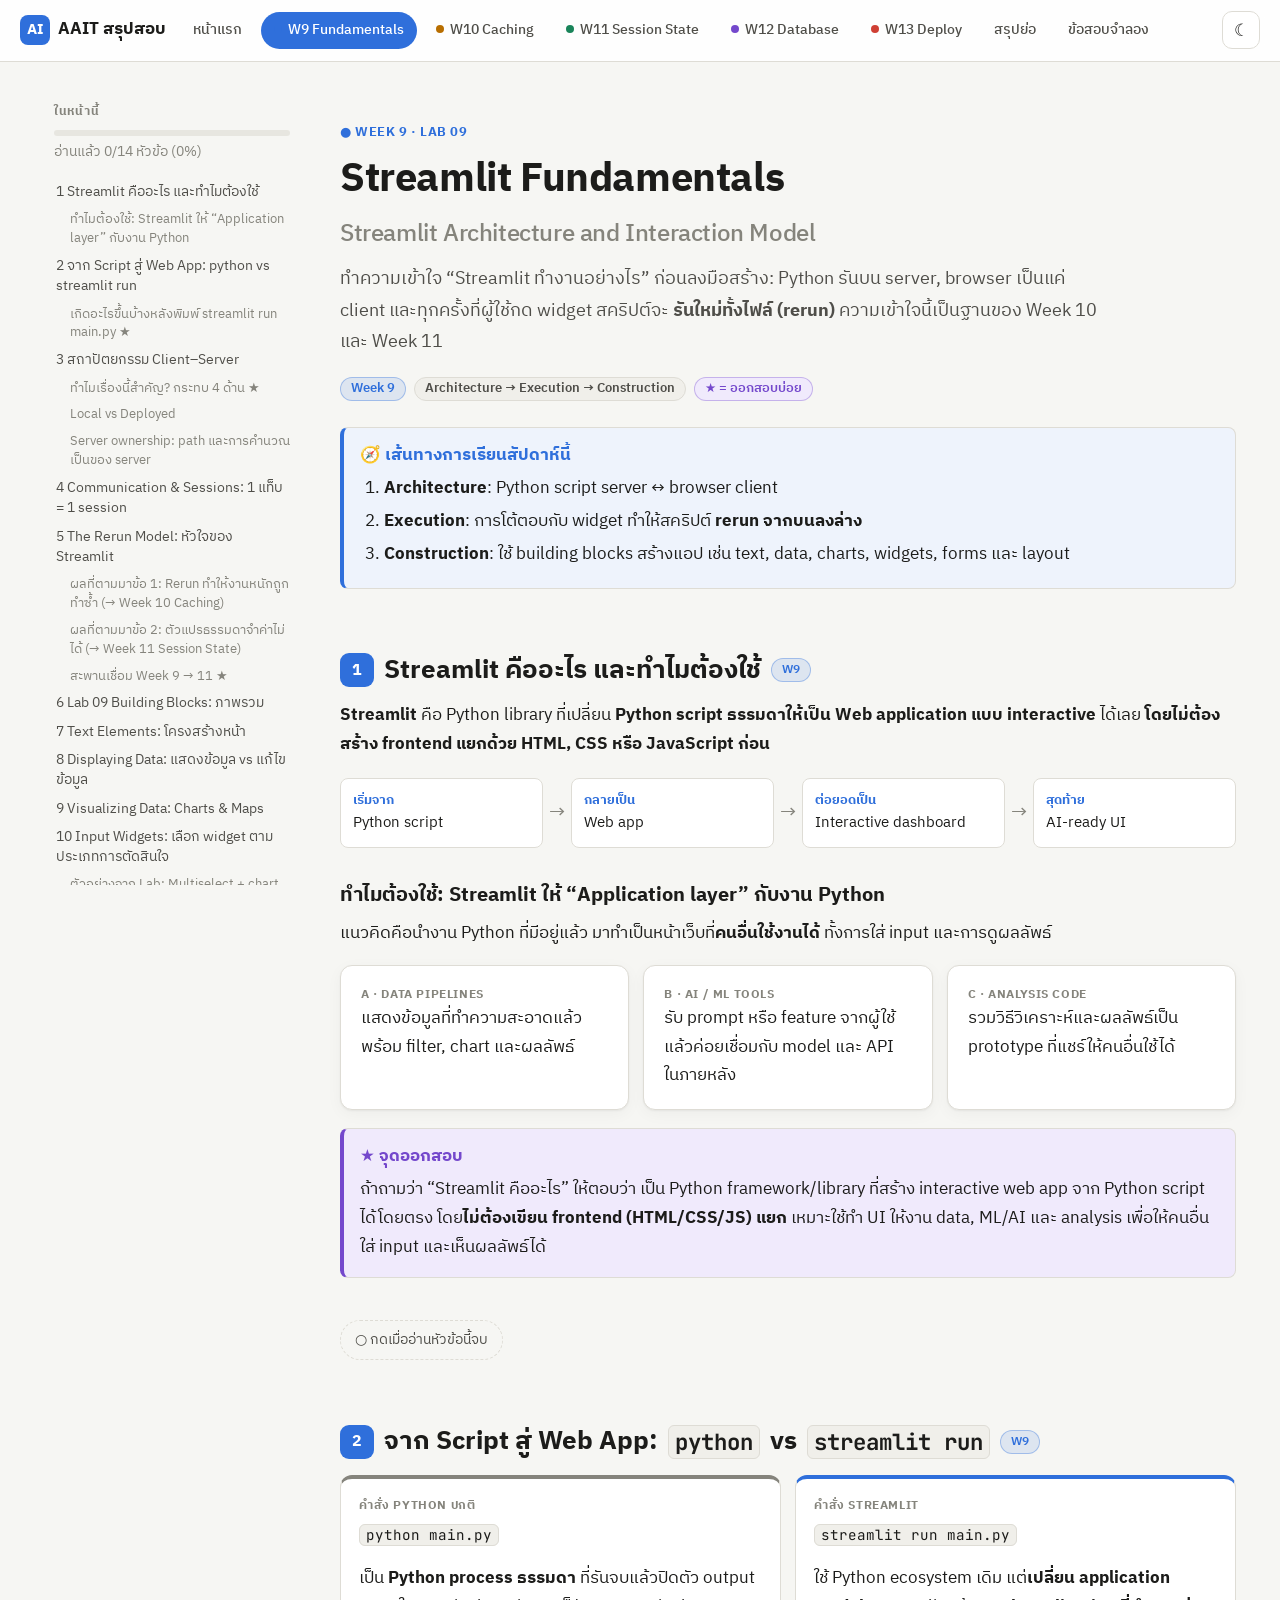
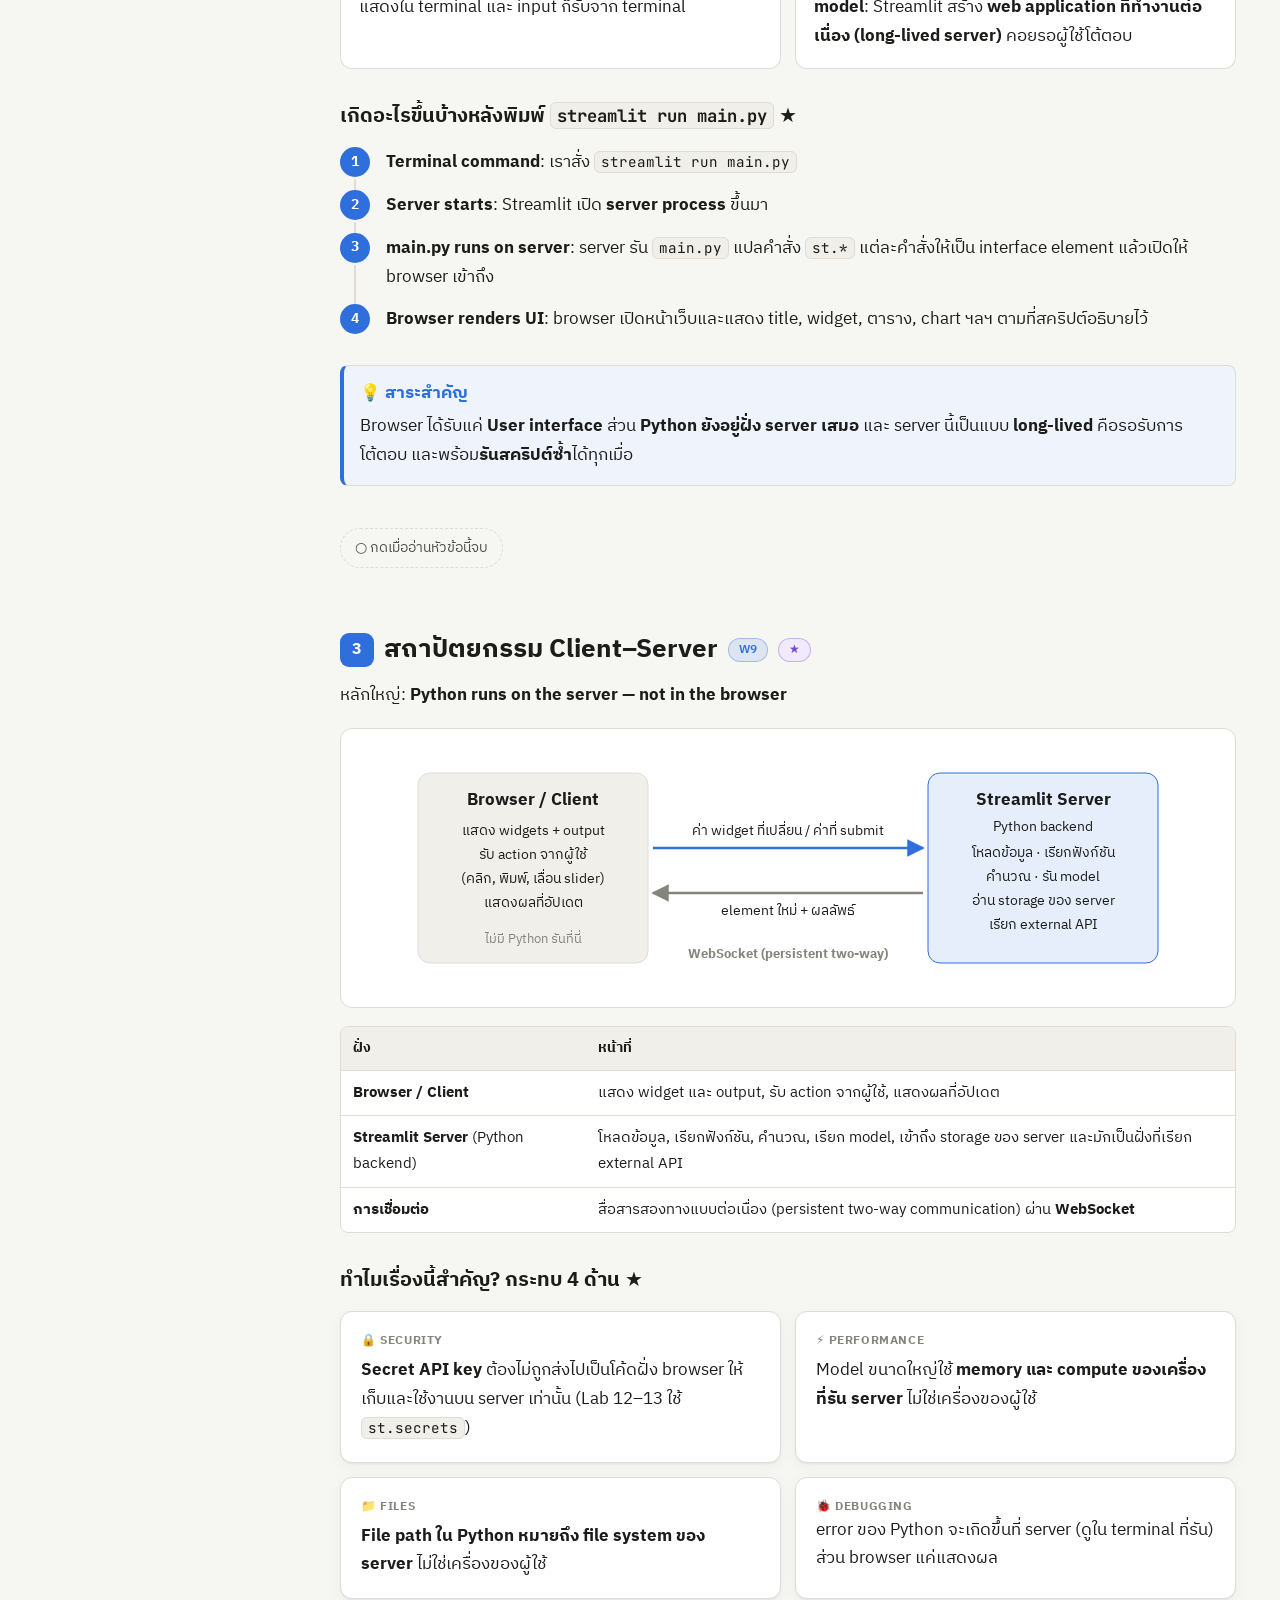
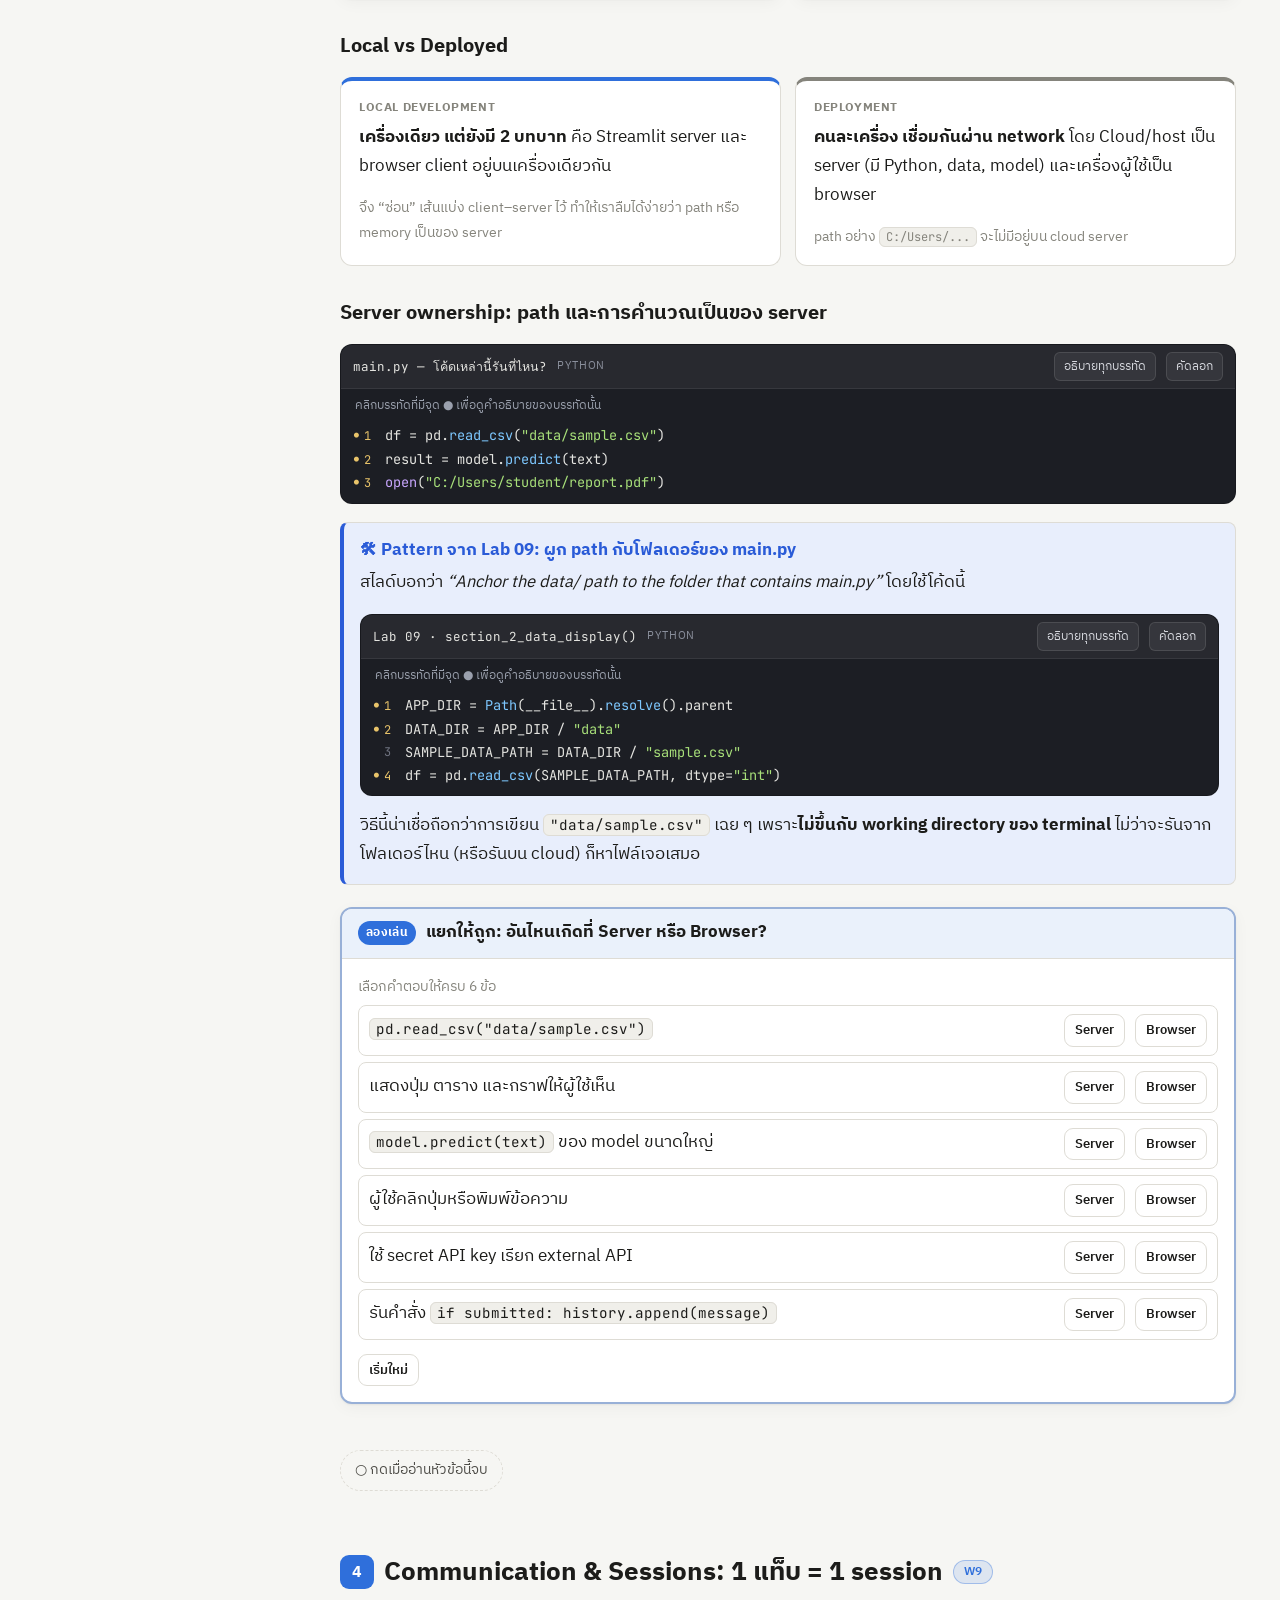
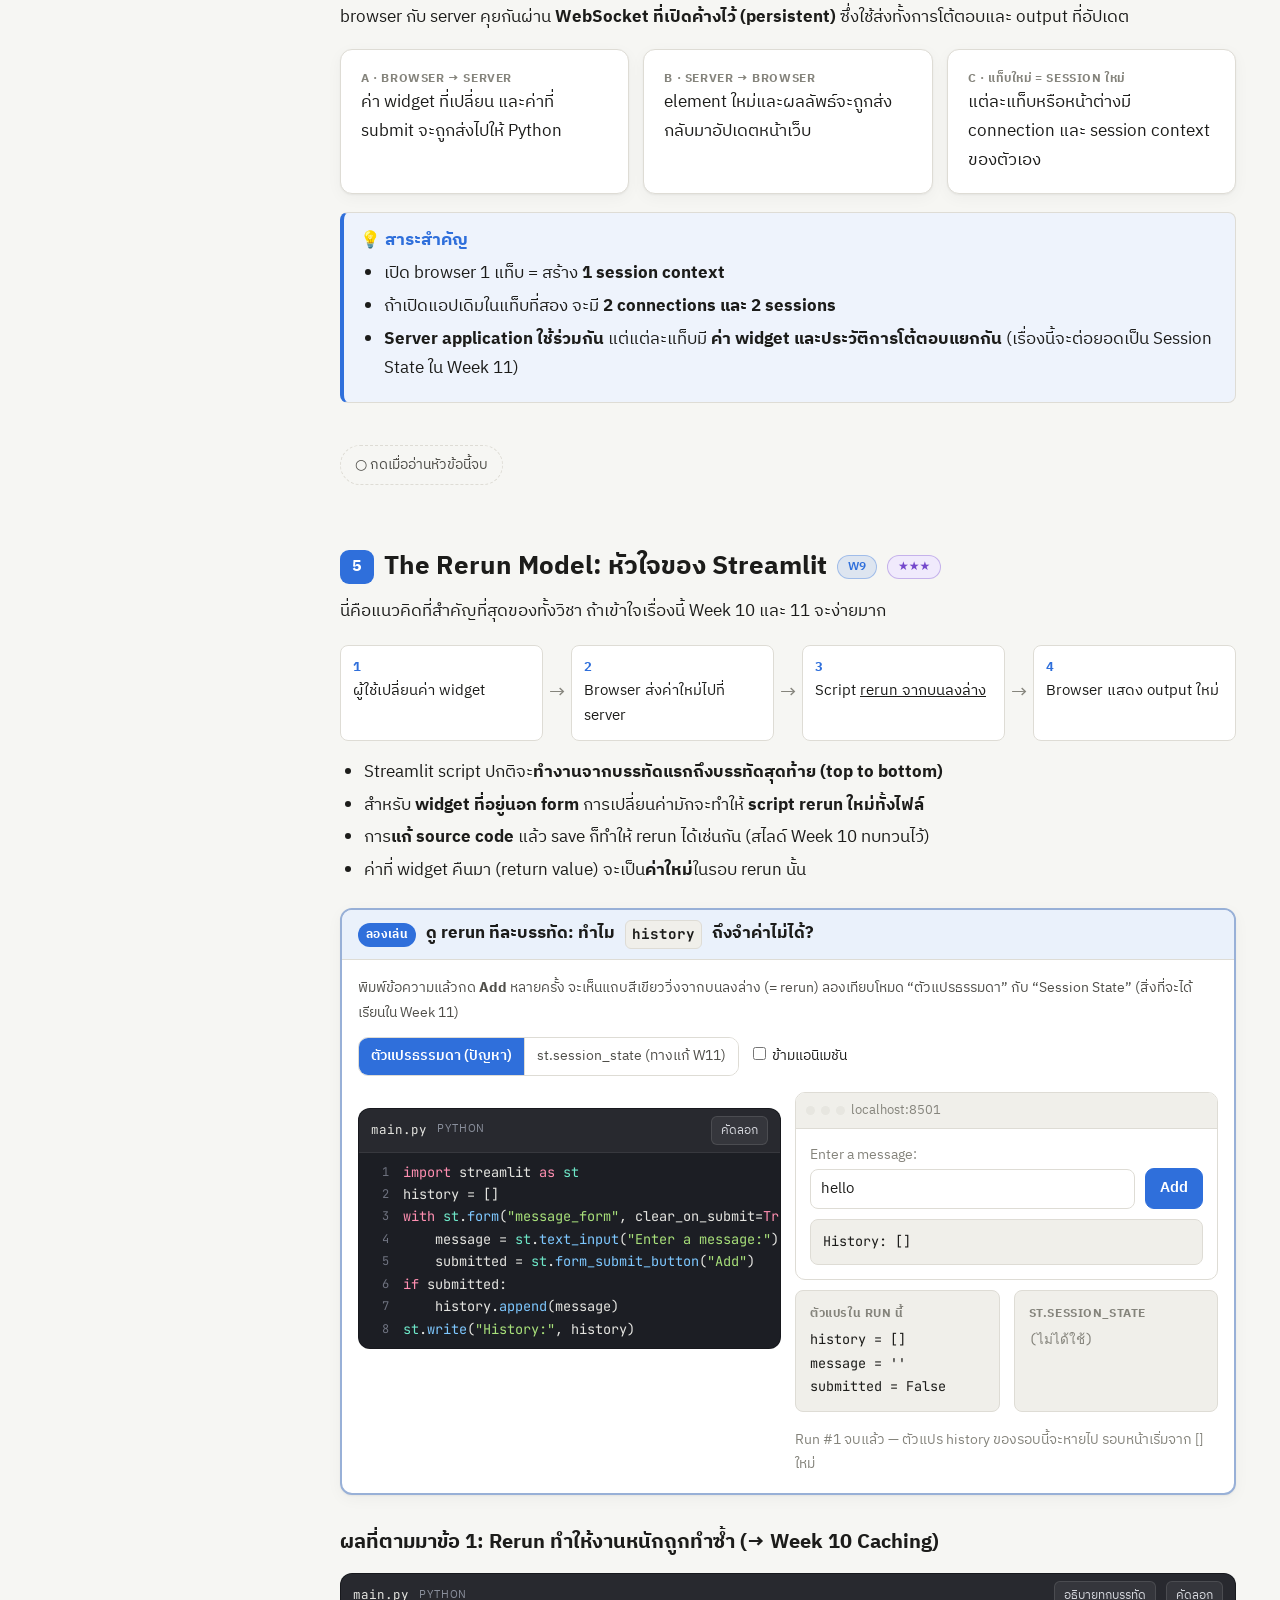
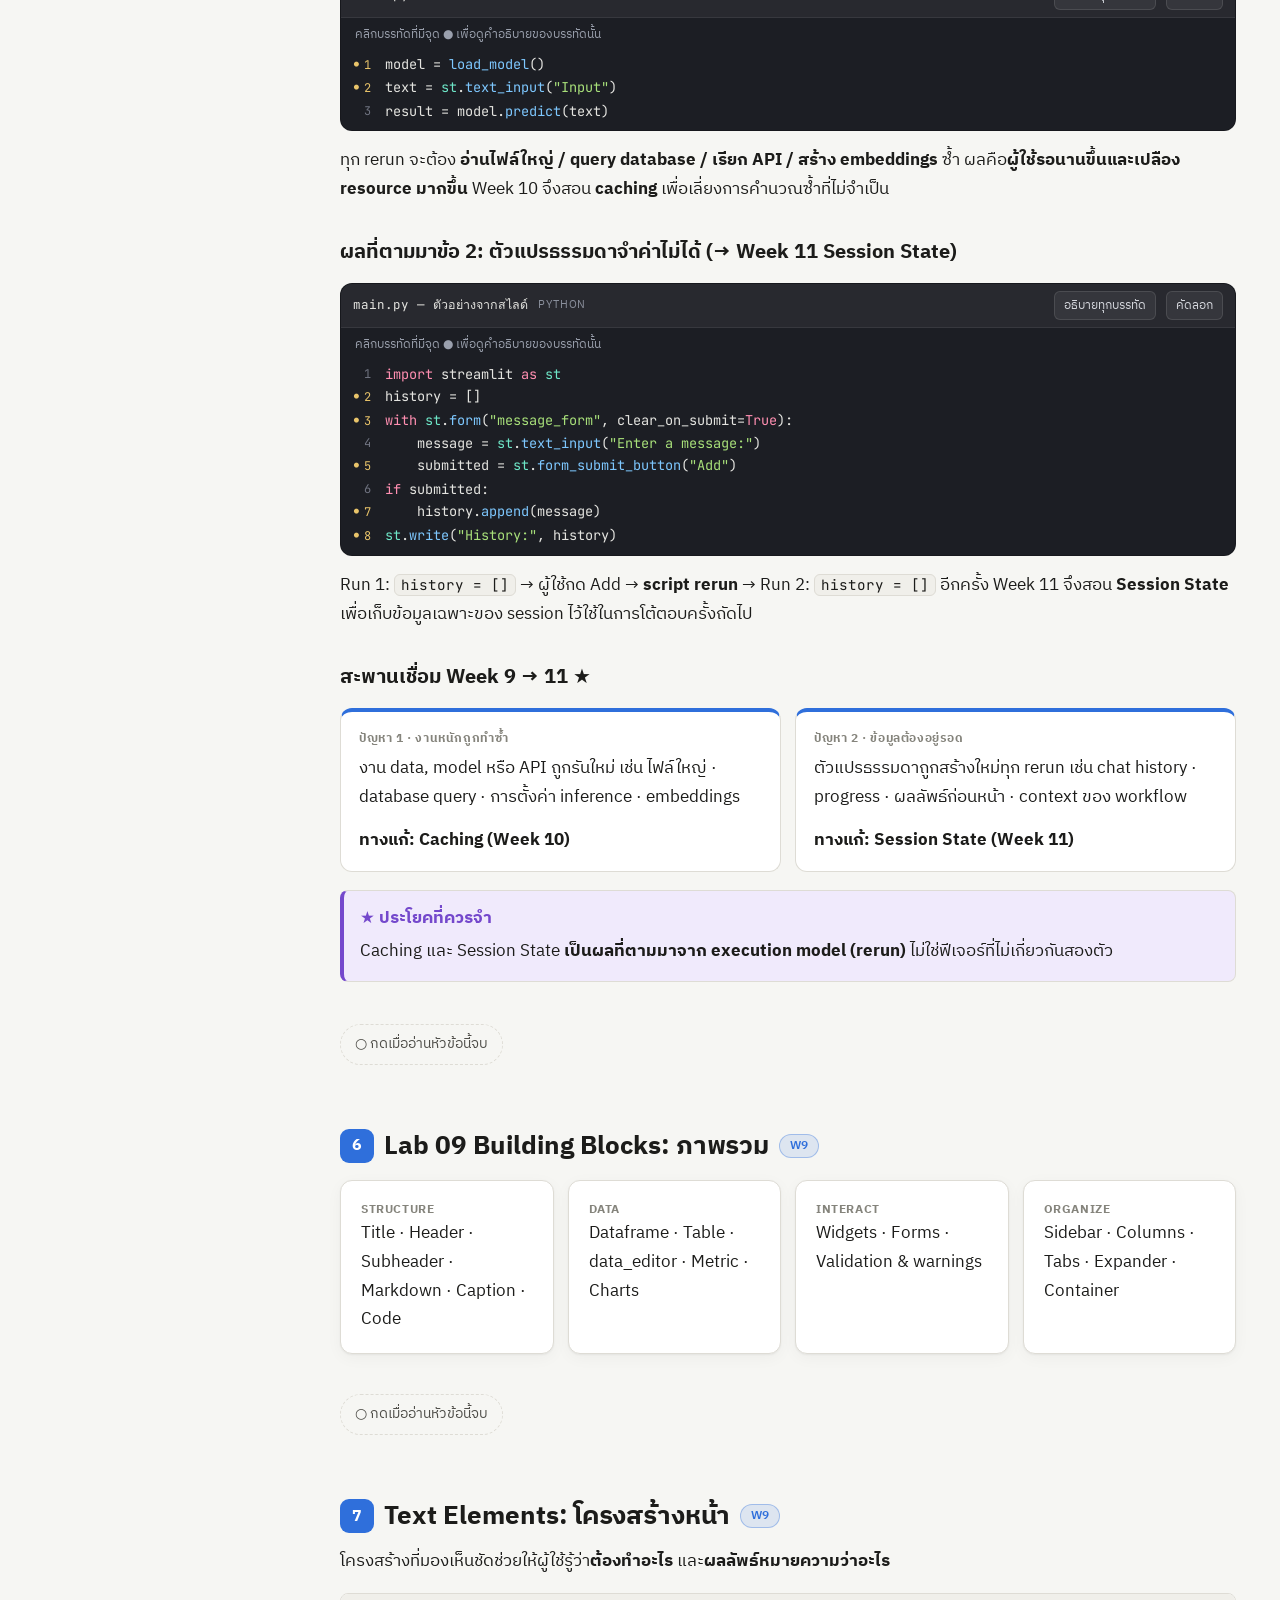
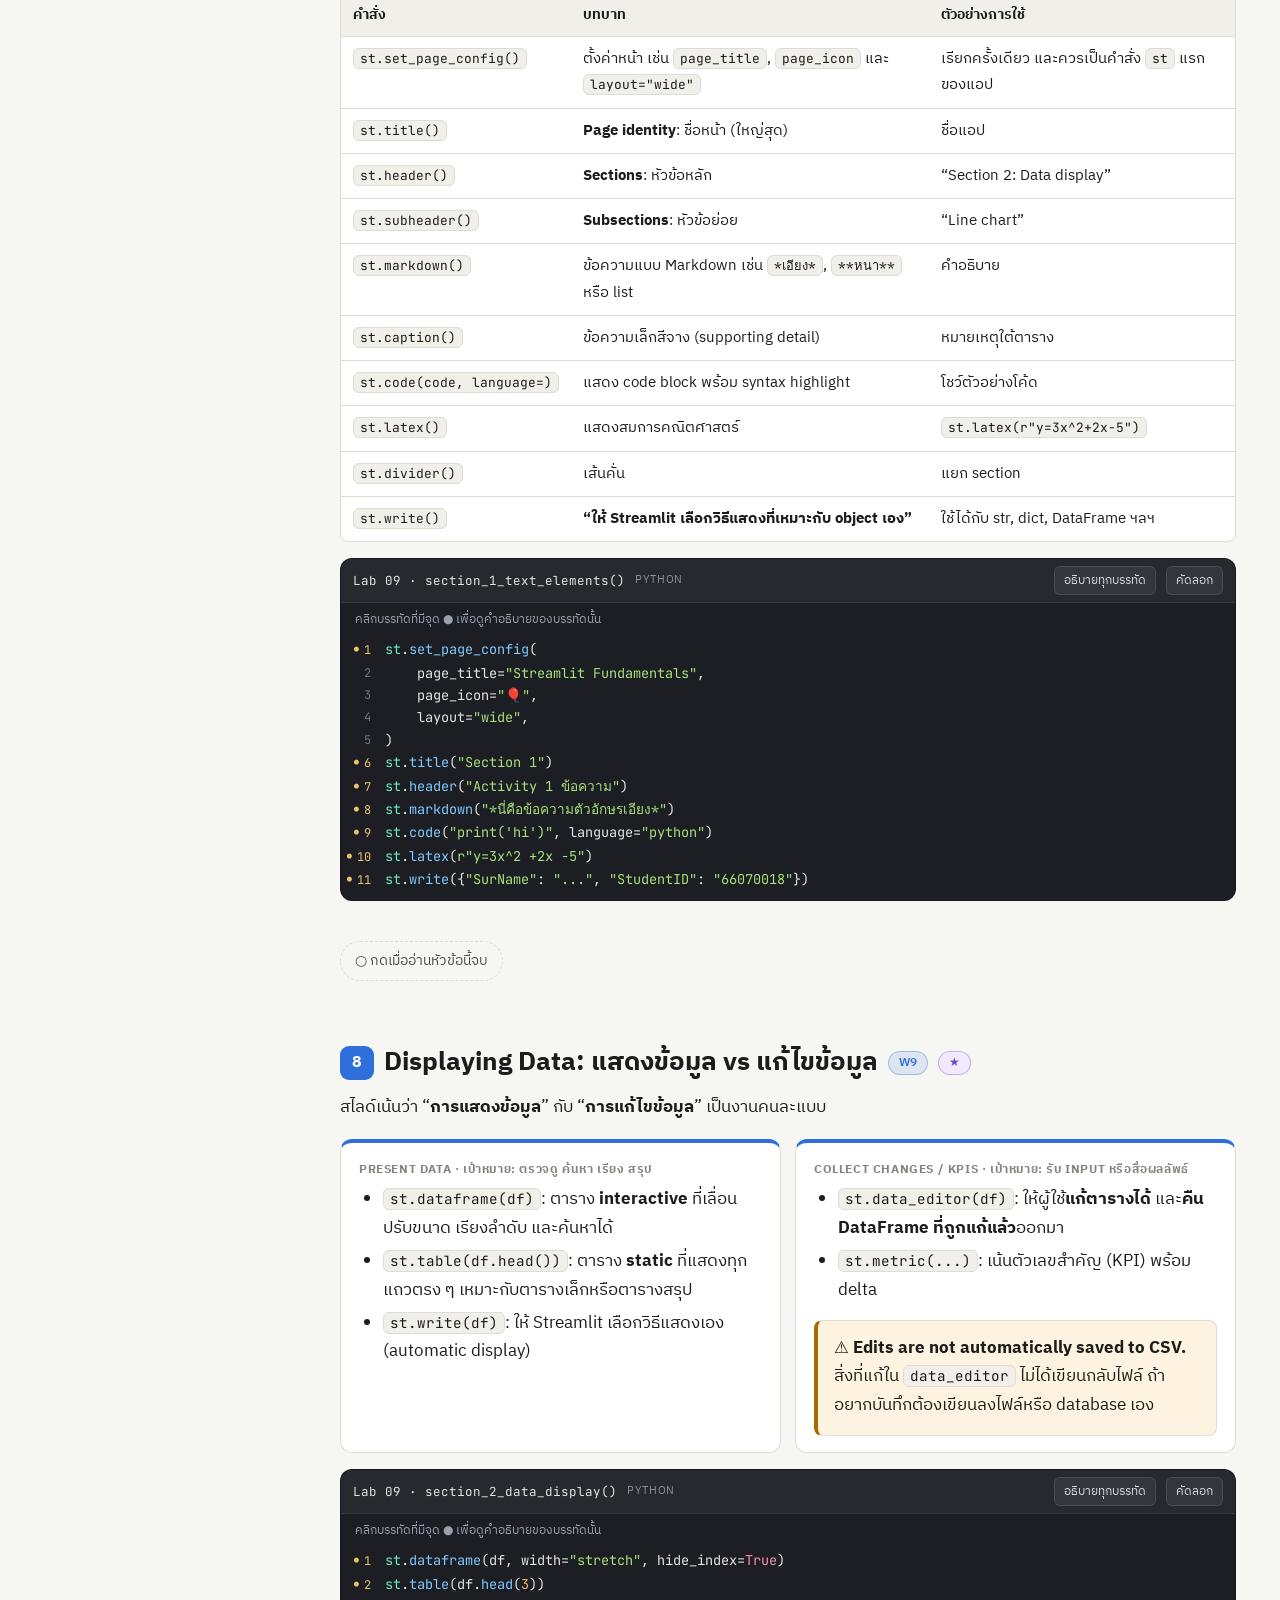
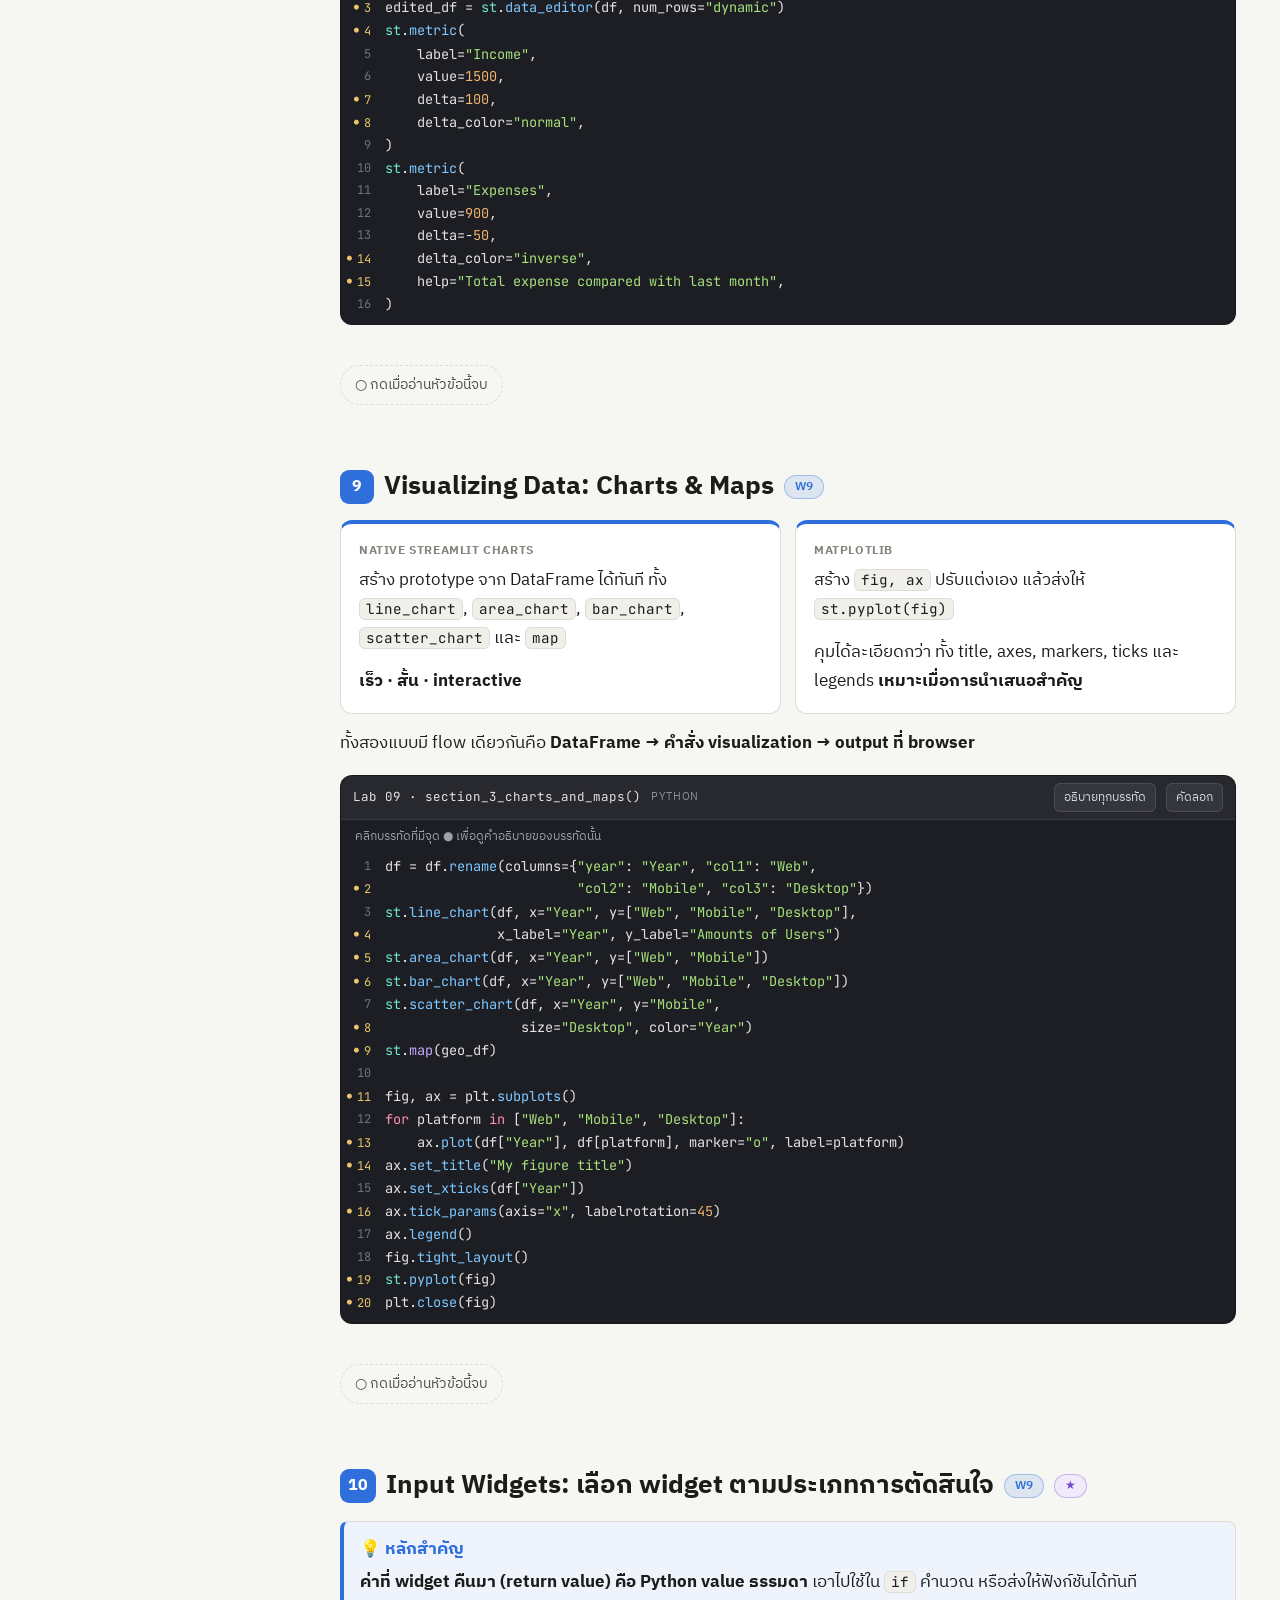
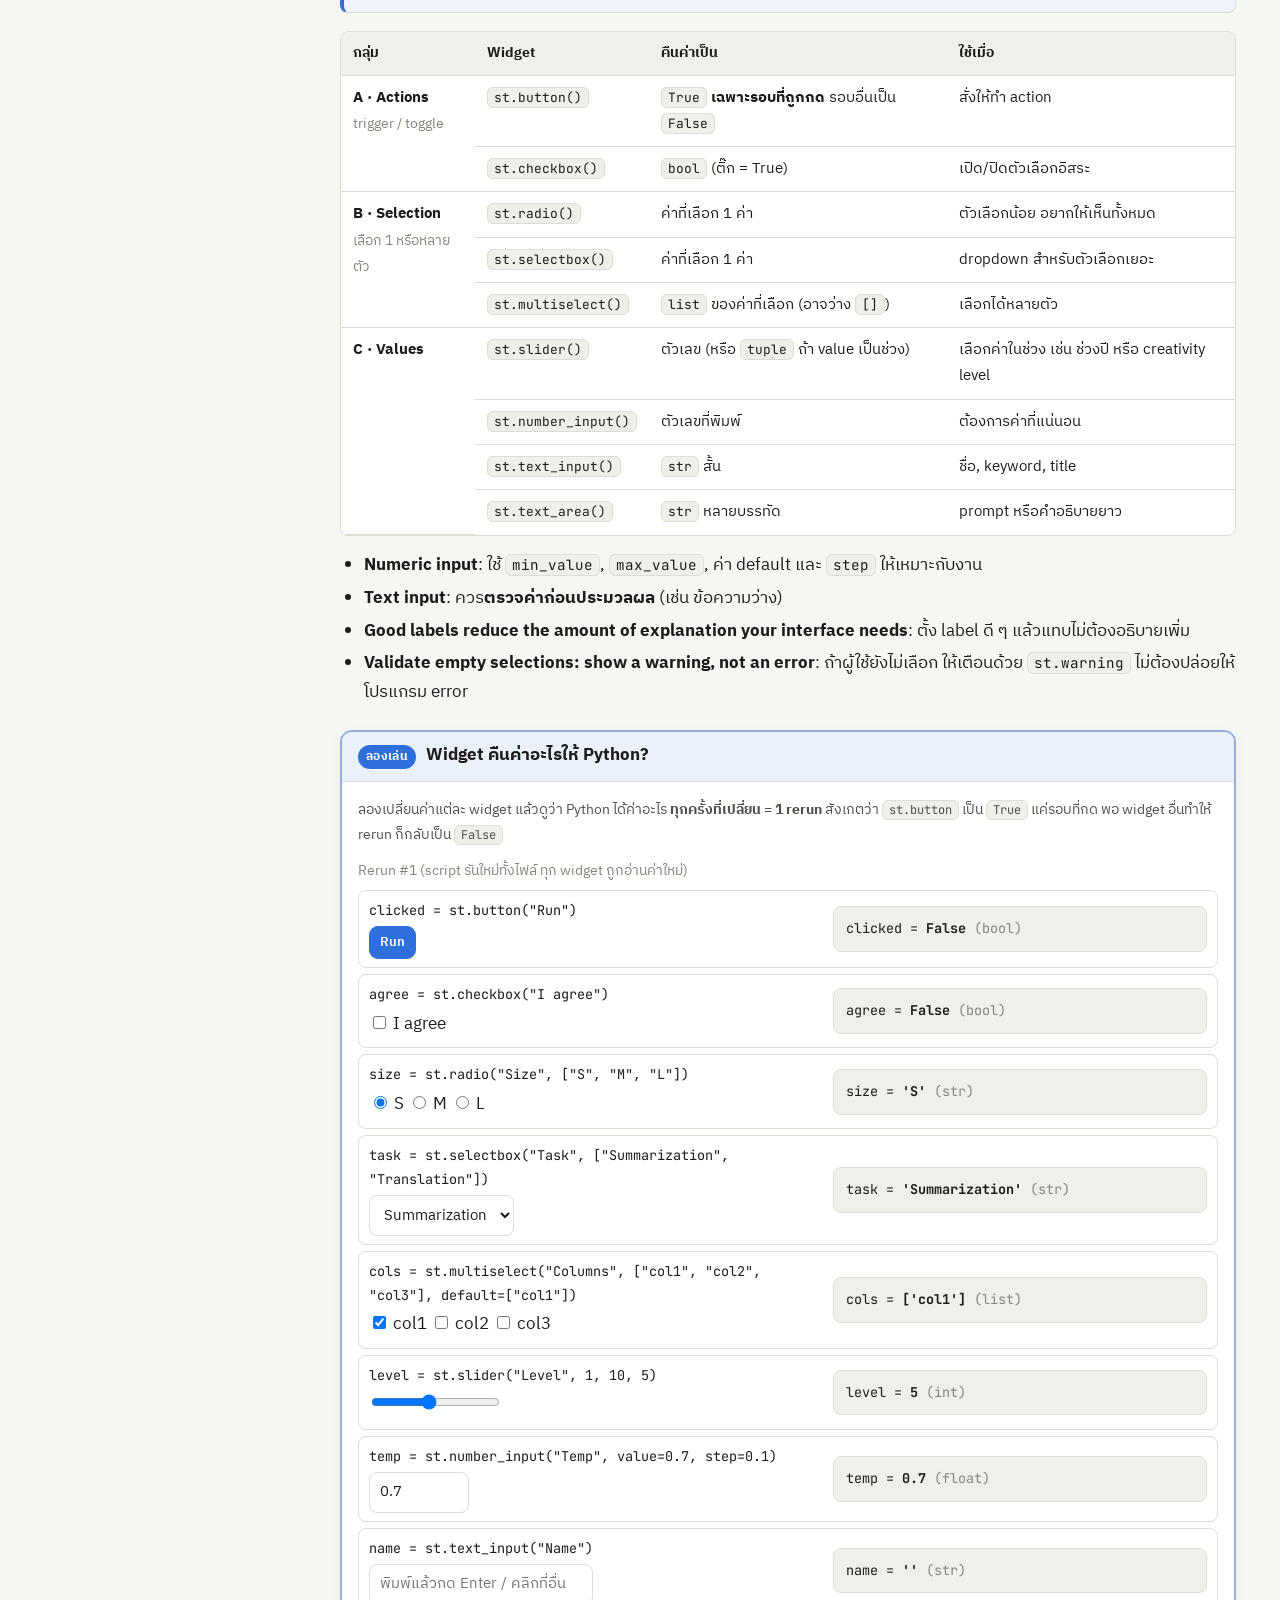
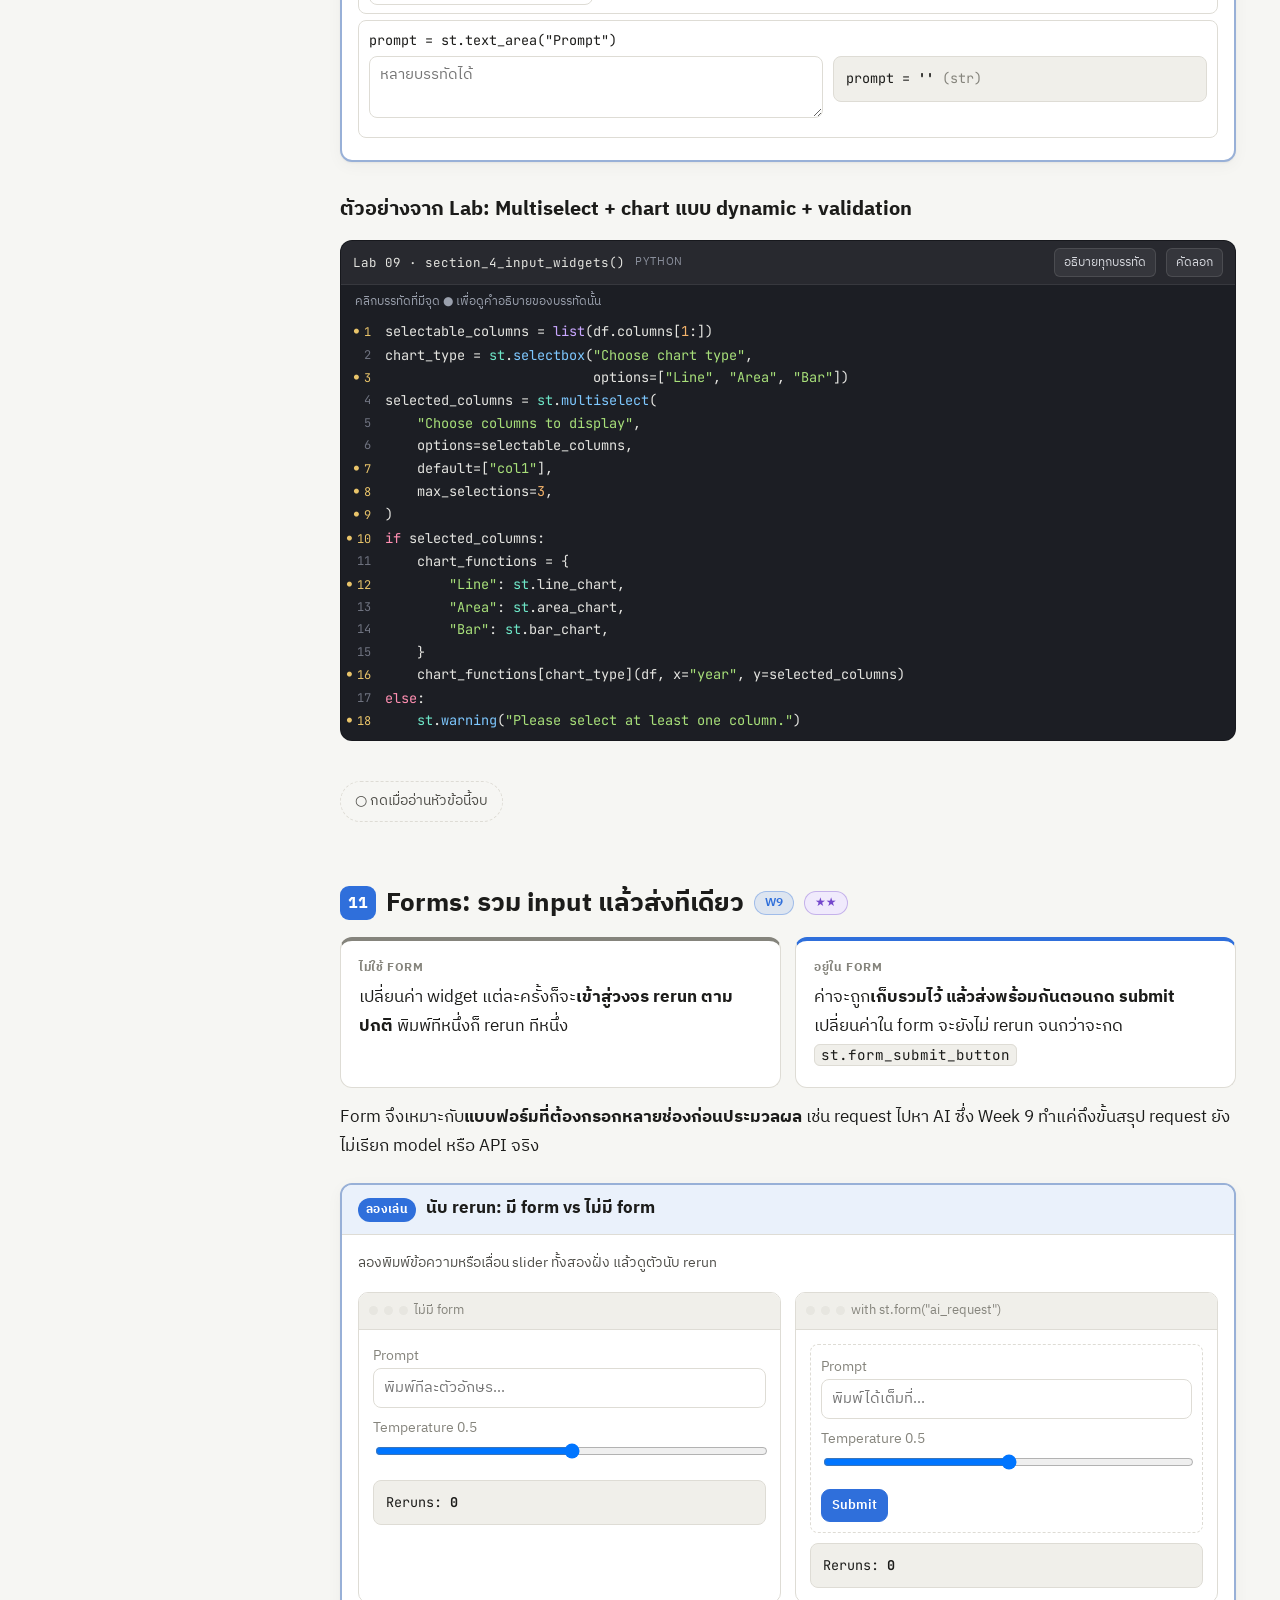
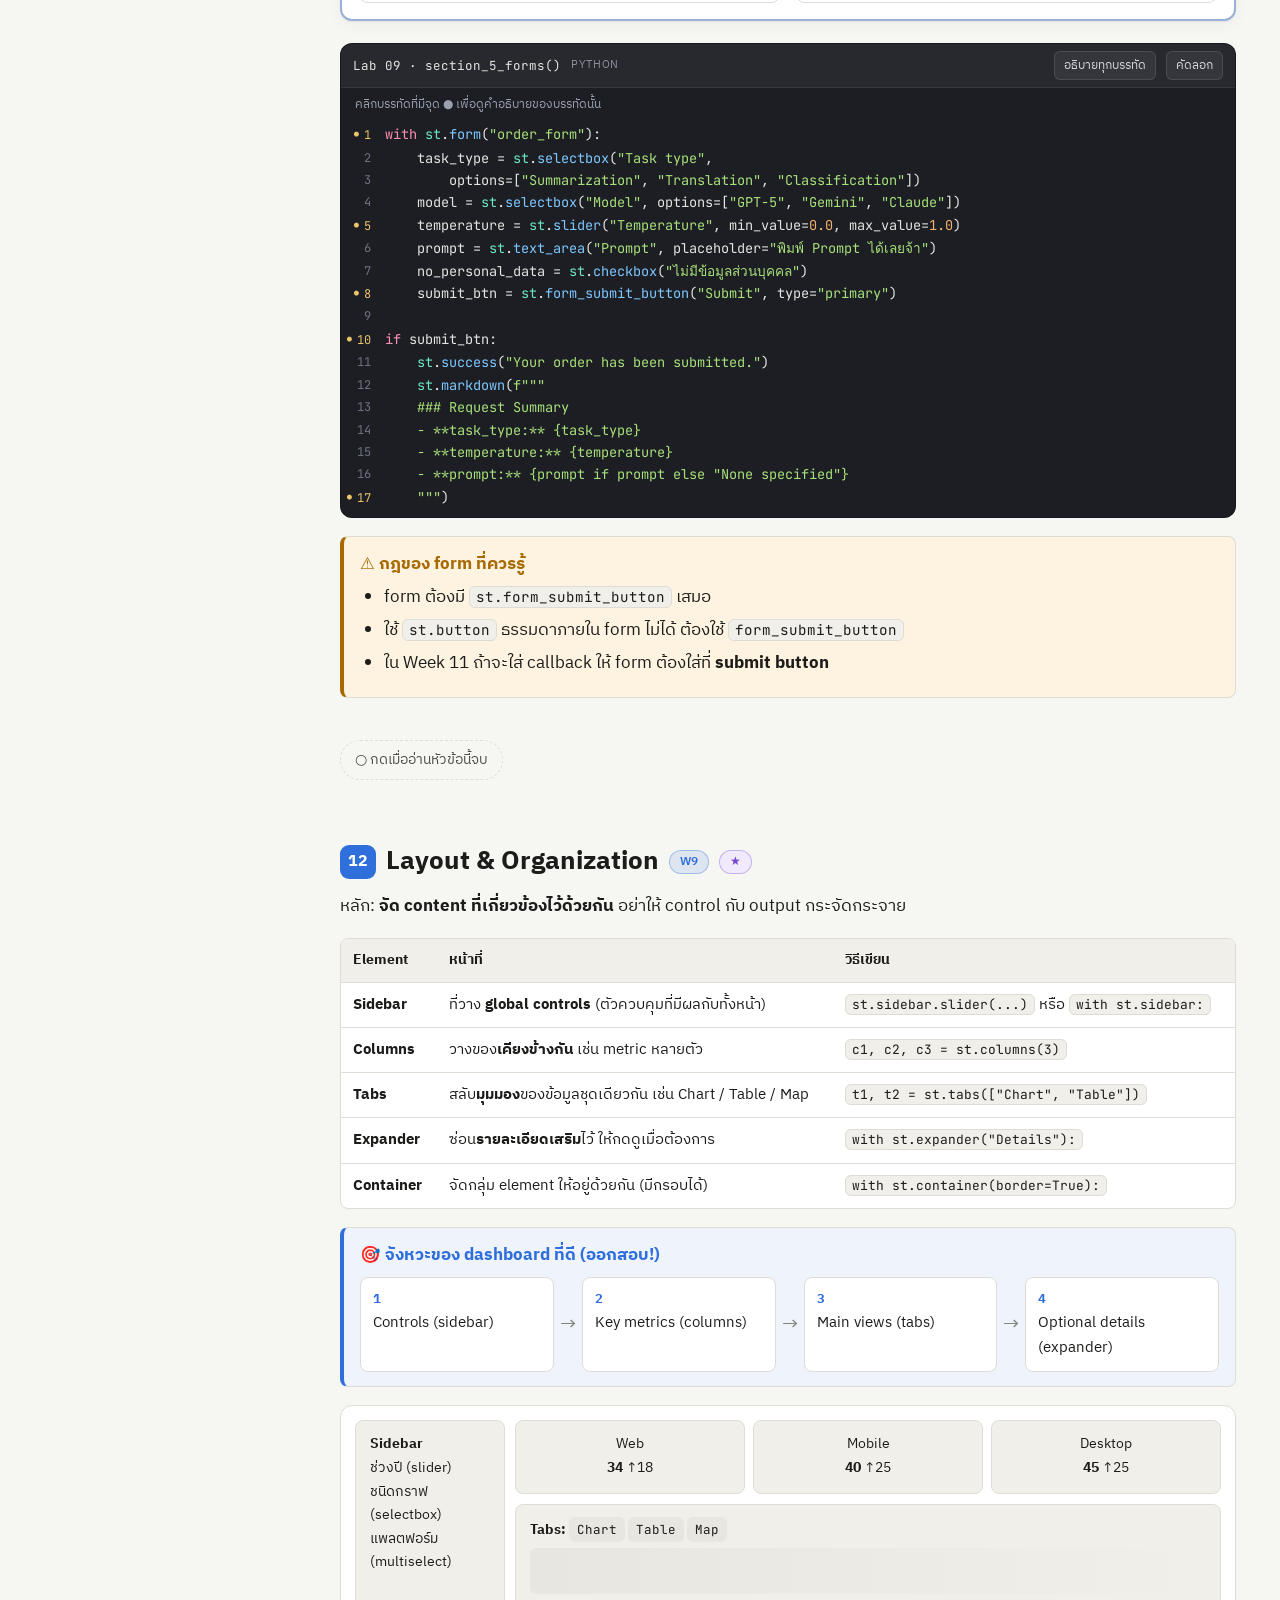
<file: week09.html>
<!doctype html>
<html lang="th">
<head>
<meta charset="utf-8">
<meta name="viewport" content="width=device-width, initial-scale=1">
<title>Week 9 · Streamlit Fundamentals</title>
<meta name="description" content="สรุป Week 9: สถาปัตยกรรม Streamlit, Rerun model และ Building blocks">
<link rel="stylesheet" href="assets/style.css">
</head>
<body class="w9" data-page="w9">
<div class="layout">
<aside class="toc"></aside>
<main>

<section class="hero">
  <span class="eyebrow">● Week 9 · Lab 09</span>
  <h1>Streamlit Fundamentals<br><span class="muted" style="font-size:.6em;font-weight:500">Streamlit Architecture and Interaction Model</span></h1>
  <p class="lead">ทำความเข้าใจ “Streamlit ทำงานอย่างไร” ก่อนลงมือสร้าง: Python รันบน server, browser เป็นแค่ client และทุกครั้งที่ผู้ใช้กด widget สคริปต์จะ <b>รันใหม่ทั้งไฟล์ (rerun)</b> ความเข้าใจนี้เป็นฐานของ Week 10 และ Week 11</p>
  <div class="meta"><span class="chip w9">Week 9</span><span class="chip">Architecture → Execution → Construction</span><span class="chip exam">★ = ออกสอบบ่อย</span></div>
</section>

<div class="callout key">
  <div class="callout-title">🧭 เส้นทางการเรียนสัปดาห์นี้</div>
  <ol style="margin:0">
    <li><b>Architecture</b>: Python script server ↔ browser client</li>
    <li><b>Execution</b>: การโต้ตอบกับ widget ทำให้สคริปต์ <b>rerun จากบนลงล่าง</b></li>
    <li><b>Construction</b>: ใช้ building blocks สร้างแอป เช่น text, data, charts, widgets, forms และ layout</li>
  </ol>
</div>

<!-- ===================================================== -->
<h2><span class="num">1</span> Streamlit คืออะไร และทำไมต้องใช้ <span class="chip w9">W9</span></h2>

<p><b>Streamlit</b> คือ Python library ที่เปลี่ยน <b>Python script ธรรมดาให้เป็น Web application แบบ interactive</b> ได้เลย <b>โดยไม่ต้องสร้าง frontend แยกด้วย HTML, CSS หรือ JavaScript ก่อน</b></p>

<div class="flow">
  <div class="step"><b>เริ่มจาก</b>Python script</div><div class="arrow">→</div>
  <div class="step"><b>กลายเป็น</b>Web app</div><div class="arrow">→</div>
  <div class="step"><b>ต่อยอดเป็น</b>Interactive dashboard</div><div class="arrow">→</div>
  <div class="step"><b>สุดท้าย</b>AI-ready UI</div>
</div>

<h3>ทำไมต้องใช้: Streamlit ให้ “Application layer” กับงาน Python</h3>
<p>แนวคิดคือนำงาน Python ที่มีอยู่แล้ว มาทำเป็นหน้าเว็บที่<b>คนอื่นใช้งานได้</b> ทั้งการใส่ input และการดูผลลัพธ์</p>
<div class="grid c3">
  <div class="card"><span class="label">A · Data pipelines</span>แสดงข้อมูลที่ทำความสะอาดแล้ว พร้อม filter, chart และผลลัพธ์</div>
  <div class="card"><span class="label">B · AI / ML tools</span>รับ prompt หรือ feature จากผู้ใช้ แล้วค่อยเชื่อมกับ model และ API ในภายหลัง</div>
  <div class="card"><span class="label">C · Analysis code</span>รวมวิธีวิเคราะห์และผลลัพธ์เป็น prototype ที่แชร์ให้คนอื่นใช้ได้</div>
</div>
<div class="callout exam"><div class="callout-title">★ จุดออกสอบ</div>
ถ้าถามว่า “Streamlit คืออะไร” ให้ตอบว่า เป็น Python framework/library ที่สร้าง interactive web app จาก Python script ได้โดยตรง โดย<b>ไม่ต้องเขียน frontend (HTML/CSS/JS) แยก</b> เหมาะใช้ทำ UI ให้งาน data, ML/AI และ analysis เพื่อให้คนอื่นใส่ input และเห็นผลลัพธ์ได้</div>

<!-- ===================================================== -->
<h2><span class="num">2</span> จาก Script สู่ Web App: <code>python</code> vs <code>streamlit run</code> <span class="chip w9">W9</span></h2>

<div class="compare">
  <div class="b">
    <span class="label">คำสั่ง Python ปกติ</span>
    <p><code>python main.py</code></p>
    <p>เป็น <b>Python process ธรรมดา</b> ที่รันจบแล้วปิดตัว output แสดงใน terminal และ input ก็รับจาก terminal</p>
  </div>
  <div class="a">
    <span class="label">คำสั่ง Streamlit</span>
    <p><code>streamlit run main.py</code></p>
    <p>ใช้ Python ecosystem เดิม แต่<b>เปลี่ยน application model</b>: Streamlit สร้าง <b>web application ที่ทำงานต่อเนื่อง (long-lived server)</b> คอยรอผู้ใช้โต้ตอบ</p>
  </div>
</div>

<h3>เกิดอะไรขึ้นบ้างหลังพิมพ์ <code>streamlit run main.py</code> ★</h3>
<ol class="steps">
  <li><b>Terminal command</b>: เราสั่ง <code>streamlit run main.py</code></li>
  <li><b>Server starts</b>: Streamlit เปิด <b>server process</b> ขึ้นมา</li>
  <li><b>main.py runs on server</b>: server รัน <code>main.py</code> แปลคำสั่ง <code>st.*</code> แต่ละคำสั่งให้เป็น interface element แล้วเปิดให้ browser เข้าถึง</li>
  <li><b>Browser renders UI</b>: browser เปิดหน้าเว็บและแสดง title, widget, ตาราง, chart ฯลฯ ตามที่สคริปต์อธิบายไว้</li>
</ol>
<div class="callout key"><div class="callout-title">💡 สาระสำคัญ</div>
Browser ได้รับแค่ <b>User interface</b> ส่วน <b>Python ยังอยู่ฝั่ง server เสมอ</b> และ server นี้เป็นแบบ <b>long-lived</b> คือรอรับการโต้ตอบ และพร้อม<b>รันสคริปต์ซ้ำ</b>ได้ทุกเมื่อ</div>

<!-- ===================================================== -->
<h2><span class="num">3</span> สถาปัตยกรรม Client–Server <span class="chip w9">W9</span><span class="chip exam">★</span></h2>

<p>หลักใหญ่: <b>Python runs on the server — not in the browser</b></p>

<div class="diagram">
<svg viewBox="0 0 760 250" width="760" role="img" aria-label="Browser client เชื่อมกับ Streamlit server ผ่าน WebSocket">
  <rect class="box" x="10" y="30" width="230" height="190" rx="12"/>
  <text x="125" y="62" text-anchor="middle" font-weight="700" font-size="17">Browser / Client</text>
  <text x="125" y="92" text-anchor="middle" font-size="14">แสดง widgets + output</text>
  <text x="125" y="116" text-anchor="middle" font-size="14">รับ action จากผู้ใช้</text>
  <text x="125" y="140" text-anchor="middle" font-size="14">(คลิก, พิมพ์, เลื่อน slider)</text>
  <text x="125" y="164" text-anchor="middle" font-size="14">แสดงผลที่อัปเดต</text>
  <text x="125" y="200" text-anchor="middle" font-size="12.5" class="muted-t">ไม่มี Python รันที่นี่</text>

  <rect class="box-wk" x="520" y="30" width="230" height="190" rx="12"/>
  <text x="635" y="62" text-anchor="middle" font-weight="700" font-size="17">Streamlit Server</text>
  <text x="635" y="88" text-anchor="middle" font-size="14">Python backend</text>
  <text x="635" y="114" text-anchor="middle" font-size="14">โหลดข้อมูล · เรียกฟังก์ชัน</text>
  <text x="635" y="138" text-anchor="middle" font-size="14">คำนวณ · รัน model</text>
  <text x="635" y="162" text-anchor="middle" font-size="14">อ่าน storage ของ server</text>
  <text x="635" y="186" text-anchor="middle" font-size="14">เรียก external API</text>

  <path class="line-wk" d="M245 105 H515" stroke-width="2.5" marker-end="url(#ah)"/>
  <path class="line" d="M515 150 H245" stroke-width="2.5" marker-end="url(#ah2)"/>
  <text x="380" y="92" text-anchor="middle" font-size="13.5">ค่า widget ที่เปลี่ยน / ค่าที่ submit</text>
  <text x="380" y="172" text-anchor="middle" font-size="13.5">element ใหม่ + ผลลัพธ์</text>
  <text x="380" y="215" text-anchor="middle" font-size="13" font-weight="700" class="muted-t">WebSocket (persistent two-way)</text>
  <defs>
    <marker id="ah" viewBox="0 0 10 10" refX="9" refY="5" markerWidth="7" markerHeight="7" orient="auto"><path d="M0 0 L10 5 L0 10z" class="fill-wk"/></marker>
    <marker id="ah2" viewBox="0 0 10 10" refX="9" refY="5" markerWidth="7" markerHeight="7" orient="auto"><path d="M0 0 L10 5 L0 10z" class="fill-muted"/></marker>
  </defs>
</svg>
</div>

<div class="table-wrap"><table>
<thead><tr><th>ฝั่ง</th><th>หน้าที่</th></tr></thead>
<tbody>
<tr><td><b>Browser / Client</b></td><td>แสดง widget และ output, รับ action จากผู้ใช้, แสดงผลที่อัปเดต</td></tr>
<tr><td><b>Streamlit Server</b> (Python backend)</td><td>โหลดข้อมูล, เรียกฟังก์ชัน, คำนวณ, เรียก model, เข้าถึง storage ของ server และมักเป็นฝั่งที่เรียก external API</td></tr>
<tr><td><b>การเชื่อมต่อ</b></td><td>สื่อสารสองทางแบบต่อเนื่อง (persistent two-way communication) ผ่าน <b>WebSocket</b></td></tr>
</tbody></table></div>

<h3>ทำไมเรื่องนี้สำคัญ? กระทบ 4 ด้าน ★</h3>
<div class="grid c2">
  <div class="card"><span class="label">🔒 Security</span><b>Secret API key</b> ต้องไม่ถูกส่งไปเป็นโค้ดฝั่ง browser ให้เก็บและใช้งานบน server เท่านั้น (Lab 12–13 ใช้ <code>st.secrets</code>)</div>
  <div class="card"><span class="label">⚡ Performance</span>Model ขนาดใหญ่ใช้ <b>memory และ compute ของเครื่องที่รัน server</b> ไม่ใช่เครื่องของผู้ใช้</div>
  <div class="card"><span class="label">📁 Files</span><b>File path ใน Python หมายถึง file system ของ server</b> ไม่ใช่เครื่องของผู้ใช้</div>
  <div class="card"><span class="label">🐞 Debugging</span>error ของ Python จะเกิดขึ้นที่ server (ดูใน terminal ที่รัน) ส่วน browser แค่แสดงผล</div>
</div>

<h3>Local vs Deployed</h3>
<div class="compare">
  <div class="a"><span class="label">Local development</span><p><b>เครื่องเดียว แต่ยังมี 2 บทบาท</b> คือ Streamlit server และ browser client อยู่บนเครื่องเดียวกัน</p><p class="small muted">จึง “ซ่อน” เส้นแบ่ง client–server ไว้ ทำให้เราลืมได้ง่ายว่า path หรือ memory เป็นของ server</p></div>
  <div class="b"><span class="label">Deployment</span><p><b>คนละเครื่อง เชื่อมกันผ่าน network</b> โดย Cloud/host เป็น server (มี Python, data, model) และเครื่องผู้ใช้เป็น browser</p><p class="small muted">path อย่าง <code>C:/Users/...</code> จะไม่มีอยู่บน cloud server</p></div>
</div>

<h3>Server ownership: path และการคำนวณเป็นของ server</h3>
<script type="text/plain" class="code" data-title="main.py — โค้ดเหล่านี้รันที่ไหน?">
df = pd.read_csv("data/sample.csv")        ##! รันบน **Streamlit server** หลัง deploy path นี้ชี้ไปที่ file system ของ server จึงต้อง upload โฟลเดอร์ `data/` ขึ้นไปพร้อมโค้ดด้วย (Lab 13)
result = model.predict(text)               ##! การ predict ใช้ CPU/RAM ของ **server** ไม่ใช่เครื่องผู้ใช้
open("C:/Users/student/report.pdf")        ##! ผิดหลัก! path นี้อยู่บนเครื่องนักศึกษา เมื่อ deploy แล้ว server **ไม่มีไฟล์นี้** ถ้าจะใช้ไฟล์ของผู้ใช้ แอปต้องรับไฟล์มาอย่างชัดเจน เช่นผ่าน `st.file_uploader`
</script>
<div class="callout tip"><div class="callout-title">🛠 Pattern จาก Lab 09: ผูก path กับโฟลเดอร์ของ main.py</div>
<p>สไลด์บอกว่า <i>“Anchor the data/ path to the folder that contains main.py”</i> โดยใช้โค้ดนี้</p>
<script type="text/plain" class="code" data-title="Lab 09 · section_2_data_display()">
APP_DIR = Path(__file__).resolve().parent     ##! `__file__` คือ path ของ main.py, `.resolve()` ทำให้เป็น absolute path, `.parent` คือโฟลเดอร์ที่มี main.py อยู่
DATA_DIR = APP_DIR / "data"                   ##! ใช้ `/` ต่อ path ได้เพราะเป็น `pathlib.Path`
SAMPLE_DATA_PATH = DATA_DIR / "sample.csv"
df = pd.read_csv(SAMPLE_DATA_PATH, dtype="int")   ##! อ่าน CSV เป็น DataFrame, `dtype="int"` บังคับให้ทุกคอลัมน์เป็นจำนวนเต็ม
</script>
<p style="margin:0">วิธีนี้น่าเชื่อถือกว่าการเขียน <code>"data/sample.csv"</code> เฉย ๆ เพราะ<b>ไม่ขึ้นกับ working directory ของ terminal</b> ไม่ว่าจะรันจากโฟลเดอร์ไหน (หรือรันบน cloud) ก็หาไฟล์เจอเสมอ</p></div>

<div class="sim">
  <div class="sim-head"><span class="tag">ลองเล่น</span> แยกให้ถูก: อันไหนเกิดที่ Server หรือ Browser?</div>
  <div class="sim-body"><div id="sortServer"></div></div>
</div>

<!-- ===================================================== -->
<h2><span class="num">4</span> Communication &amp; Sessions: 1 แท็บ = 1 session <span class="chip w9">W9</span></h2>

<p>browser กับ server คุยกันผ่าน <b>WebSocket ที่เปิดค้างไว้ (persistent)</b> ซึ่งใช้ส่งทั้งการโต้ตอบและ output ที่อัปเดต</p>
<div class="grid c3">
  <div class="card"><span class="label">A · Browser → Server</span>ค่า widget ที่เปลี่ยน และค่าที่ submit จะถูกส่งไปให้ Python</div>
  <div class="card"><span class="label">B · Server → Browser</span>element ใหม่และผลลัพธ์จะถูกส่งกลับมาอัปเดตหน้าเว็บ</div>
  <div class="card"><span class="label">C · แท็บใหม่ = session ใหม่</span>แต่ละแท็บหรือหน้าต่างมี connection และ session context ของตัวเอง</div>
</div>
<div class="callout key"><div class="callout-title">💡 สาระสำคัญ</div>
<ul style="margin:0">
<li>เปิด browser 1 แท็บ = สร้าง <b>1 session context</b></li>
<li>ถ้าเปิดแอปเดิมในแท็บที่สอง จะมี <b>2 connections และ 2 sessions</b></li>
<li><b>Server application ใช้ร่วมกัน</b> แต่แต่ละแท็บมี <b>ค่า widget และประวัติการโต้ตอบแยกกัน</b> (เรื่องนี้จะต่อยอดเป็น Session State ใน Week 11)</li>
</ul></div>

<!-- ===================================================== -->
<h2><span class="num">5</span> The Rerun Model: หัวใจของ Streamlit <span class="chip w9">W9</span><span class="chip exam">★★★</span></h2>

<p>นี่คือแนวคิดที่สำคัญที่สุดของทั้งวิชา ถ้าเข้าใจเรื่องนี้ Week 10 และ 11 จะง่ายมาก</p>
<div class="flow">
  <div class="step"><b>1</b>ผู้ใช้เปลี่ยนค่า widget</div><div class="arrow">→</div>
  <div class="step"><b>2</b>Browser ส่งค่าใหม่ไปที่ server</div><div class="arrow">→</div>
  <div class="step"><b>3</b>Script <u>rerun จากบนลงล่าง</u></div><div class="arrow">→</div>
  <div class="step"><b>4</b>Browser แสดง output ใหม่</div>
</div>
<ul>
  <li>Streamlit script ปกติจะ<b>ทำงานจากบรรทัดแรกถึงบรรทัดสุดท้าย (top to bottom)</b></li>
  <li>สำหรับ <b>widget ที่อยู่นอก form</b> การเปลี่ยนค่ามักจะทำให้ <b>script rerun ใหม่ทั้งไฟล์</b></li>
  <li>การ<b>แก้ source code</b> แล้ว save ก็ทำให้ rerun ได้เช่นกัน (สไลด์ Week 10 ทบทวนไว้)</li>
  <li>ค่าที่ widget คืนมา (return value) จะเป็น<b>ค่าใหม่</b>ในรอบ rerun นั้น</li>
</ul>

<div class="sim">
  <div class="sim-head"><span class="tag">ลองเล่น</span> ดู rerun ทีละบรรทัด: ทำไม <code>history</code> ถึงจำค่าไม่ได้?</div>
  <div class="sim-body">
    <p class="howto">พิมพ์ข้อความแล้วกด <b>Add</b> หลายครั้ง จะเห็นแถบสีเขียววิ่งจากบนลงล่าง (= rerun) ลองเทียบโหมด “ตัวแปรธรรมดา” กับ “Session State” (สิ่งที่จะได้เรียนใน Week 11)</p>
    <div class="row" style="margin-bottom:12px">
      <div class="seg" id="rrMode"><button type="button" class="on" data-m="plain">ตัวแปรธรรมดา (ปัญหา)</button><button type="button" data-m="state">st.session_state (ทางแก้ W11)</button></div>
      <label class="small"><input type="checkbox" id="rrFast"> ข้ามแอนิเมชัน</label>
    </div>
    <div class="grid c2">
      <div id="rrCode"></div>
      <div>
        <div class="fake-app">
          <div class="bar"><i></i><i></i><i></i><span>localhost:8501</span></div>
          <div class="content">
            <div class="small muted">Enter a message:</div>
            <div class="row"><input type="text" id="rrInput" value="hello" style="flex:1"><button class="btn primary" id="rrAdd" type="button">Add</button></div>
            <div class="out" id="rrOut" style="margin-top:10px">History: []</div>
          </div>
        </div>
        <div class="grid c2" style="margin-top:10px">
          <div class="panel"><span class="label">ตัวแปรใน run นี้</span><div class="mono" id="rrVars">-</div></div>
          <div class="panel"><span class="label">st.session_state</span><div class="mono" id="rrState">{}</div></div>
        </div>
        <div class="small muted" style="margin-top:8px" id="rrRun">Run #0</div>
      </div>
    </div>
  </div>
</div>

<h3>ผลที่ตามมาข้อ 1: Rerun ทำให้งานหนักถูกทำซ้ำ (→ Week 10 Caching)</h3>
<script type="text/plain" class="code" data-title="main.py">
model = load_model()               ##! ถ้า load model ใช้เวลา 8 วินาที **ทุก rerun** ผู้ใช้ต้องรอ 8 วินาทีใหม่ ทั้งที่ model ไม่ได้เปลี่ยนเลย
text = st.text_input("Input")      ##! พิมพ์ข้อความใหม่ → rerun → บรรทัดบนถูกเรียกอีกครั้ง
result = model.predict(text)
</script>
<p>ทุก rerun จะต้อง <b>อ่านไฟล์ใหญ่ / query database / เรียก API / สร้าง embeddings</b> ซ้ำ ผลคือ<b>ผู้ใช้รอนานขึ้นและเปลือง resource มากขึ้น</b> Week 10 จึงสอน <b>caching</b> เพื่อเลี่ยงการคำนวณซ้ำที่ไม่จำเป็น</p>

<h3>ผลที่ตามมาข้อ 2: ตัวแปรธรรมดาจำค่าไม่ได้ (→ Week 11 Session State)</h3>
<script type="text/plain" class="code" data-title="main.py — ตัวอย่างจากสไลด์">
import streamlit as st
history = []                                          ##! บรรทัดนี้ถูกรัน **ทุก rerun** ทำให้ `history` กลับเป็น list ว่างทุกครั้ง
with st.form("message_form", clear_on_submit=True):   ##! `clear_on_submit=True` ทำให้ช่องกรอกถูกล้างหลังกด submit
    message = st.text_input("Enter a message:")
    submitted = st.form_submit_button("Add")          ##! คืนค่า `True` เฉพาะในรอบที่กดปุ่ม
if submitted:
    history.append(message)                           ##! เพิ่มข้อความลง list ได้จริง แต่ list นี้จะหายไปพร้อม run นี้
st.write("History:", history)                         ##! จึงเห็นแค่ข้อความล่าสุดอันเดียวเสมอ
</script>
<p>Run 1: <code>history = []</code> → ผู้ใช้กด Add → <b>script rerun</b> → Run 2: <code>history = []</code> อีกครั้ง Week 11 จึงสอน <b>Session State</b> เพื่อเก็บข้อมูลเฉพาะของ session ไว้ใช้ในการโต้ตอบครั้งถัดไป</p>

<h3>สะพานเชื่อม Week 9 → 11 ★</h3>
<div class="compare">
  <div class="a"><span class="label">ปัญหา 1 · งานหนักถูกทำซ้ำ</span><p>งาน data, model หรือ API ถูกรันใหม่ เช่น ไฟล์ใหญ่ · database query · การตั้งค่า inference · embeddings</p><p><b>ทางแก้: Caching (Week 10)</b></p></div>
  <div class="a"><span class="label">ปัญหา 2 · ข้อมูลต้องอยู่รอด</span><p>ตัวแปรธรรมดาถูกสร้างใหม่ทุก rerun เช่น chat history · progress · ผลลัพธ์ก่อนหน้า · context ของ workflow</p><p><b>ทางแก้: Session State (Week 11)</b></p></div>
</div>
<div class="callout exam"><div class="callout-title">★ ประโยคที่ควรจำ</div>
Caching และ Session State <b>เป็นผลที่ตามมาจาก execution model (rerun)</b> ไม่ใช่ฟีเจอร์ที่ไม่เกี่ยวกันสองตัว</div>

<!-- ===================================================== -->
<h2><span class="num">6</span> Lab 09 Building Blocks: ภาพรวม <span class="chip w9">W9</span></h2>
<div class="grid c4 keep2">
  <div class="card"><span class="label">Structure</span>Title · Header · Subheader · Markdown · Caption · Code</div>
  <div class="card"><span class="label">Data</span>Dataframe · Table · data_editor · Metric · Charts</div>
  <div class="card"><span class="label">Interact</span>Widgets · Forms · Validation &amp; warnings</div>
  <div class="card"><span class="label">Organize</span>Sidebar · Columns · Tabs · Expander · Container</div>
</div>

<!-- ===================================================== -->
<h2><span class="num">7</span> Text Elements: โครงสร้างหน้า <span class="chip w9">W9</span></h2>
<p>โครงสร้างที่มองเห็นชัดช่วยให้ผู้ใช้รู้ว่า<b>ต้องทำอะไร</b> และ<b>ผลลัพธ์หมายความว่าอะไร</b></p>
<div class="table-wrap"><table>
<thead><tr><th>คำสั่ง</th><th>บทบาท</th><th>ตัวอย่างการใช้</th></tr></thead>
<tbody>
<tr><td><code>st.set_page_config()</code></td><td>ตั้งค่าหน้า เช่น <code>page_title</code>, <code>page_icon</code> และ <code>layout="wide"</code></td><td>เรียกครั้งเดียว และควรเป็นคำสั่ง <code>st</code> แรกของแอป</td></tr>
<tr><td><code>st.title()</code></td><td><b>Page identity</b>: ชื่อหน้า (ใหญ่สุด)</td><td>ชื่อแอป</td></tr>
<tr><td><code>st.header()</code></td><td><b>Sections</b>: หัวข้อหลัก</td><td>“Section 2: Data display”</td></tr>
<tr><td><code>st.subheader()</code></td><td><b>Subsections</b>: หัวข้อย่อย</td><td>“Line chart”</td></tr>
<tr><td><code>st.markdown()</code></td><td>ข้อความแบบ Markdown เช่น <code>*เอียง*</code>, <code>**หนา**</code> หรือ list</td><td>คำอธิบาย</td></tr>
<tr><td><code>st.caption()</code></td><td>ข้อความเล็กสีจาง (supporting detail)</td><td>หมายเหตุใต้ตาราง</td></tr>
<tr><td><code>st.code(code, language=)</code></td><td>แสดง code block พร้อม syntax highlight</td><td>โชว์ตัวอย่างโค้ด</td></tr>
<tr><td><code>st.latex()</code></td><td>แสดงสมการคณิตศาสตร์</td><td><code>st.latex(r"y=3x^2+2x-5")</code></td></tr>
<tr><td><code>st.divider()</code></td><td>เส้นคั่น</td><td>แยก section</td></tr>
<tr><td><code>st.write()</code></td><td><b>“ให้ Streamlit เลือกวิธีแสดงที่เหมาะกับ object เอง”</b></td><td>ใช้ได้กับ str, dict, DataFrame ฯลฯ</td></tr>
</tbody></table></div>

<script type="text/plain" class="code" data-title="Lab 09 · section_1_text_elements()">
st.set_page_config(                       ##! ตั้งค่าหน้าเว็บ: title บนแท็บ browser, icon และ layout กว้าง
    page_title="Streamlit Fundamentals",
    page_icon="🎈",
    layout="wide",
)
st.title("Section 1")                     ##! หัวเรื่องใหญ่สุด (page identity)
st.header("Activity 1 ข้อความ")           ##! หัวข้อ section
st.markdown("*นี่คือข้อความตัวอักษรเอียง*")   ##! Markdown: `*...*` = ตัวเอียง
st.code("print('hi')", language="python")  ##! แสดงโค้ดในกรอบพร้อม highlight (ไม่ได้รันโค้ดนั้น)
st.latex(r"y=3x^2 +2x -5")                 ##! แสดงสมการ (ใช้ raw string `r"..."` เพราะมีเครื่องหมาย `\` บ่อย)
st.write({"SurName": "...", "StudentID": "66070018"})   ##! ส่ง dict ให้ `st.write` → Streamlit แสดงเป็น JSON ให้อัตโนมัติ
</script>

<!-- ===================================================== -->
<h2><span class="num">8</span> Displaying Data: แสดงข้อมูล vs แก้ไขข้อมูล <span class="chip w9">W9</span><span class="chip exam">★</span></h2>
<p>สไลด์เน้นว่า “<b>การแสดงข้อมูล</b>” กับ “<b>การแก้ไขข้อมูล</b>” เป็นงานคนละแบบ</p>
<div class="compare">
  <div class="a"><span class="label">Present data · เป้าหมาย: ตรวจดู ค้นหา เรียง สรุป</span>
    <ul>
      <li><code>st.dataframe(df)</code>: ตาราง <b>interactive</b> ที่เลื่อน ปรับขนาด เรียงลำดับ และค้นหาได้</li>
      <li><code>st.table(df.head())</code>: ตาราง <b>static</b> ที่แสดงทุกแถวตรง ๆ เหมาะกับตารางเล็กหรือตารางสรุป</li>
      <li><code>st.write(df)</code>: ให้ Streamlit เลือกวิธีแสดงเอง (automatic display)</li>
    </ul></div>
  <div class="a"><span class="label">Collect changes / KPIs · เป้าหมาย: รับ input หรือสื่อผลลัพธ์</span>
    <ul>
      <li><code>st.data_editor(df)</code>: ให้ผู้ใช้<b>แก้ตารางได้</b> และ<b>คืน DataFrame ที่ถูกแก้แล้ว</b>ออกมา</li>
      <li><code>st.metric(...)</code>: เน้นตัวเลขสำคัญ (KPI) พร้อม delta</li>
    </ul>
    <div class="callout warn" style="margin:8px 0 0"><b>⚠ Edits are not automatically saved to CSV.</b> สิ่งที่แก้ใน <code>data_editor</code> ไม่ได้เขียนกลับไฟล์ ถ้าอยากบันทึกต้องเขียนลงไฟล์หรือ database เอง</div></div>
</div>

<script type="text/plain" class="code" data-title="Lab 09 · section_2_data_display()">
st.dataframe(df, width="stretch", hide_index=True)   ##! ตาราง interactive: `width="stretch"` ขยายเต็มความกว้าง container, `hide_index=True` ซ่อนคอลัมน์ index
st.table(df.head(3))                                 ##! ตาราง static แสดง 3 แถวแรก (`head(3)`) เหมาะกับข้อมูลน้อย
edited_df = st.data_editor(df, num_rows="dynamic")   ##! (จาก notebook) ให้แก้ข้อมูลได้, `num_rows="dynamic"` = เพิ่ม/ลบแถวได้, ค่าที่แก้คืนมาใน `edited_df` (ไม่เซฟลง CSV)
st.metric(                                           ##! การ์ด KPI
    label="Income",
    value=1500,
    delta=100,                                       ##! delta บวกแสดงลูกศรขึ้นสีเขียว
    delta_color="normal",                            ##! normal: บวก=เขียว ลบ=แดง
)
st.metric(
    label="Expenses",
    value=900,
    delta=-50,
    delta_color="inverse",                           ##! inverse: กลับสี บวก=แดง ลบ=เขียว (ค่าใช้จ่ายลดลงถือเป็นเรื่องดี)
    help="Total expense compared with last month",   ##! tooltip ไอคอน ? เมื่อ hover
)
</script>

<!-- ===================================================== -->
<h2><span class="num">9</span> Visualizing Data: Charts &amp; Maps <span class="chip w9">W9</span></h2>
<div class="compare">
  <div class="a"><span class="label">Native Streamlit charts</span>
    <p>สร้าง prototype จาก DataFrame ได้ทันที ทั้ง <code>line_chart</code>, <code>area_chart</code>, <code>bar_chart</code>, <code>scatter_chart</code> และ <code>map</code></p>
    <p><b>เร็ว · สั้น · interactive</b></p></div>
  <div class="a"><span class="label">Matplotlib</span>
    <p>สร้าง <code>fig, ax</code> ปรับแต่งเอง แล้วส่งให้ <code>st.pyplot(fig)</code></p>
    <p>คุมได้ละเอียดกว่า ทั้ง title, axes, markers, ticks และ legends <b>เหมาะเมื่อการนำเสนอสำคัญ</b></p></div>
</div>
<p>ทั้งสองแบบมี flow เดียวกันคือ <b>DataFrame → คำสั่ง visualization → output ที่ browser</b></p>

<script type="text/plain" class="code" data-title="Lab 09 · section_3_charts_and_maps()">
df = df.rename(columns={"year": "Year", "col1": "Web",
                        "col2": "Mobile", "col3": "Desktop"})   ##! เปลี่ยนชื่อคอลัมน์ให้อ่านง่าย (คืน DataFrame ใหม่ จึงต้อง assign กลับ)
st.line_chart(df, x="Year", y=["Web", "Mobile", "Desktop"],
              x_label="Year", y_label="Amounts of Users")  ##! `x` คือคอลัมน์แกน X, `y` เป็น list ได้หลายเส้น
st.area_chart(df, x="Year", y=["Web", "Mobile"])           ##! กราฟพื้นที่
st.bar_chart(df, x="Year", y=["Web", "Mobile", "Desktop"]) ##! กราฟแท่ง
st.scatter_chart(df, x="Year", y="Mobile",
                 size="Desktop", color="Year")             ##! scatter: `size` กำหนดขนาดจุดตามคอลัมน์, `color` กำหนดสีตามคอลัมน์
st.map(geo_df)                                             ##! แผนที่: DataFrame ต้องมีคอลัมน์ `latitude` และ `longitude`

fig, ax = plt.subplots()                                   ##! Matplotlib: สร้าง Figure (`fig`) และ Axes (`ax`)
for platform in ["Web", "Mobile", "Desktop"]:
    ax.plot(df["Year"], df[platform], marker="o", label=platform)   ##! เส้นละ platform, `marker="o"` ใส่จุด, `label` ไว้ใช้กับ legend
ax.set_title("My figure title")                            ##! ปรับแต่ง title และ label ของแกน
ax.set_xticks(df["Year"])
ax.tick_params(axis="x", labelrotation=45)                 ##! หมุน label แกน X 45 องศา
ax.legend()
fig.tight_layout()
st.pyplot(fig)                                             ##! ส่ง figure ให้ Streamlit แสดงในหน้าเว็บ
plt.close(fig)                                             ##! ปิด figure คืน memory (สำคัญเพราะ rerun บ่อย)
</script>

<!-- ===================================================== -->
<h2><span class="num">10</span> Input Widgets: เลือก widget ตามประเภทการตัดสินใจ <span class="chip w9">W9</span><span class="chip exam">★</span></h2>
<div class="callout key"><div class="callout-title">💡 หลักสำคัญ</div><b>ค่าที่ widget คืนมา (return value) คือ Python value ธรรมดา</b> เอาไปใช้ใน <code>if</code> คำนวณ หรือส่งให้ฟังก์ชันได้ทันที</div>
<div class="table-wrap"><table>
<thead><tr><th>กลุ่ม</th><th>Widget</th><th>คืนค่าเป็น</th><th>ใช้เมื่อ</th></tr></thead>
<tbody>
<tr><td rowspan="2"><b>A · Actions</b><br><span class="small muted">trigger / toggle</span></td><td><code>st.button()</code></td><td><code>True</code> <b>เฉพาะรอบที่ถูกกด</b> รอบอื่นเป็น <code>False</code></td><td>สั่งให้ทำ action</td></tr>
<tr><td><code>st.checkbox()</code></td><td><code>bool</code> (ติ๊ก = True)</td><td>เปิด/ปิดตัวเลือกอิสระ</td></tr>
<tr><td rowspan="3"><b>B · Selection</b><br><span class="small muted">เลือก 1 หรือหลายตัว</span></td><td><code>st.radio()</code></td><td>ค่าที่เลือก 1 ค่า</td><td>ตัวเลือกน้อย อยากให้เห็นทั้งหมด</td></tr>
<tr><td><code>st.selectbox()</code></td><td>ค่าที่เลือก 1 ค่า</td><td>dropdown สำหรับตัวเลือกเยอะ</td></tr>
<tr><td><code>st.multiselect()</code></td><td><code>list</code> ของค่าที่เลือก (อาจว่าง <code>[]</code>)</td><td>เลือกได้หลายตัว</td></tr>
<tr><td rowspan="4"><b>C · Values</b></td><td><code>st.slider()</code></td><td>ตัวเลข (หรือ <code>tuple</code> ถ้า value เป็นช่วง)</td><td>เลือกค่าในช่วง เช่น ช่วงปี หรือ creativity level</td></tr>
<tr><td><code>st.number_input()</code></td><td>ตัวเลขที่พิมพ์</td><td>ต้องการค่าที่แน่นอน</td></tr>
<tr><td><code>st.text_input()</code></td><td><code>str</code> สั้น</td><td>ชื่อ, keyword, title</td></tr>
<tr><td><code>st.text_area()</code></td><td><code>str</code> หลายบรรทัด</td><td>prompt หรือคำอธิบายยาว</td></tr>
</tbody></table></div>
<ul>
<li><b>Numeric input</b>: ใช้ <code>min_value</code>, <code>max_value</code>, ค่า default และ <code>step</code> ให้เหมาะกับงาน</li>
<li><b>Text input</b>: ควร<b>ตรวจค่าก่อนประมวลผล</b> (เช่น ข้อความว่าง)</li>
<li><b>Good labels reduce the amount of explanation your interface needs</b>: ตั้ง label ดี ๆ แล้วแทบไม่ต้องอธิบายเพิ่ม</li>
<li><b>Validate empty selections: show a warning, not an error</b>: ถ้าผู้ใช้ยังไม่เลือก ให้เตือนด้วย <code>st.warning</code> ไม่ต้องปล่อยให้โปรแกรม error</li>
</ul>

<div class="sim">
  <div class="sim-head"><span class="tag">ลองเล่น</span> Widget คืนค่าอะไรให้ Python?</div>
  <div class="sim-body">
    <p class="howto">ลองเปลี่ยนค่าแต่ละ widget แล้วดูว่า Python ได้ค่าอะไร <b>ทุกครั้งที่เปลี่ยน = 1 rerun</b> สังเกตว่า <code>st.button</code> เป็น <code>True</code> แค่รอบที่กด พอ widget อื่นทำให้ rerun ก็กลับเป็น <code>False</code></p>
    <div class="small muted" id="wgRun">Rerun #0</div>
    <div id="wgList"></div>
  </div>
</div>

<h3>ตัวอย่างจาก Lab: Multiselect + chart แบบ dynamic + validation</h3>
<script type="text/plain" class="code" data-title="Lab 09 · section_4_input_widgets()">
selectable_columns = list(df.columns[1:])        ##! เอาทุกคอลัมน์ยกเว้นคอลัมน์แรก (year) มาเป็นตัวเลือก
chart_type = st.selectbox("Choose chart type",
                          options=["Line", "Area", "Bar"])   ##! คืน string 1 ค่า เช่น "Line"
selected_columns = st.multiselect(
    "Choose columns to display",
    options=selectable_columns,
    default=["col1"],                            ##! ค่าเริ่มต้นที่ถูกเลือกไว้
    max_selections=3,                            ##! เลือกได้สูงสุด 3 ตัว
)                                                ##! คืนค่าเป็น **list** เช่น `["col1", "col3"]`
if selected_columns:                             ##! list ว่างมีค่าเป็น False จึงใช้เช็กว่า “เลือกแล้วหรือยัง”
    chart_functions = {
        "Line": st.line_chart,                   ##! เก็บ **ตัวฟังก์ชัน** (ไม่มีวงเล็บ = ยังไม่เรียก) ไว้ใน dict
        "Area": st.area_chart,
        "Bar": st.bar_chart,
    }
    chart_functions[chart_type](df, x="year", y=selected_columns)   ##! ดึงฟังก์ชันตามชนิดที่เลือกแล้ว **เรียก** ด้วย `(...)` แทนการเขียน if/elif หลายชั้น
else:
    st.warning("Please select at least one column.")   ##! validation: ไม่ได้เลือกอะไรก็เตือน (warning ไม่ใช่ error)
</script>

<!-- ===================================================== -->
<h2><span class="num">11</span> Forms: รวม input แล้วส่งทีเดียว <span class="chip w9">W9</span><span class="chip exam">★★</span></h2>
<div class="compare">
  <div class="b"><span class="label">ไม่ใช้ form</span><p>เปลี่ยนค่า widget แต่ละครั้งก็จะ<b>เข้าสู่วงจร rerun ตามปกติ</b> พิมพ์ทีหนึ่งก็ rerun ทีหนึ่ง</p></div>
  <div class="a"><span class="label">อยู่ใน form</span><p>ค่าจะถูก<b>เก็บรวมไว้ แล้วส่งพร้อมกันตอนกด submit</b> เปลี่ยนค่าใน form จะยังไม่ rerun จนกว่าจะกด <code>st.form_submit_button</code></p></div>
</div>
<p>Form จึงเหมาะกับ<b>แบบฟอร์มที่ต้องกรอกหลายช่องก่อนประมวลผล</b> เช่น request ไปหา AI ซึ่ง Week 9 ทำแค่ถึงขั้นสรุป request ยังไม่เรียก model หรือ API จริง</p>

<div class="sim">
  <div class="sim-head"><span class="tag">ลองเล่น</span> นับ rerun: มี form vs ไม่มี form</div>
  <div class="sim-body">
    <p class="howto">ลองพิมพ์ข้อความหรือเลื่อน slider ทั้งสองฝั่ง แล้วดูตัวนับ rerun</p>
    <div class="grid c2">
      <div class="fake-app"><div class="bar"><i></i><i></i><i></i><span>ไม่มี form</span></div><div class="content">
        <div class="small muted">Prompt</div><input type="text" id="nfText" placeholder="พิมพ์ทีละตัวอักษร..." style="width:100%">
        <div class="small muted" style="margin-top:8px">Temperature <span id="nfTv">0.5</span></div><input type="range" id="nfRange" min="0" max="1" step="0.1" value="0.5" style="width:100%">
        <div class="out" style="margin-top:10px">Reruns: <b id="nfCount">0</b><div id="nfLog" class="small"></div></div>
      </div></div>
      <div class="fake-app"><div class="bar"><i></i><i></i><i></i><span>with st.form("ai_request")</span></div><div class="content">
        <div style="border:1px dashed var(--border);border-radius:8px;padding:10px">
          <div class="small muted">Prompt</div><input type="text" id="fText" placeholder="พิมพ์ได้เต็มที่..." style="width:100%">
          <div class="small muted" style="margin-top:8px">Temperature <span id="fTv">0.5</span></div><input type="range" id="fRange" min="0" max="1" step="0.1" value="0.5" style="width:100%">
          <button class="btn primary sm" id="fSubmit" type="button" style="margin-top:8px">Submit</button>
        </div>
        <div class="out" style="margin-top:10px">Reruns: <b id="fCount">0</b><div id="fLog" class="small"></div></div>
      </div></div>
    </div>
  </div>
</div>

<script type="text/plain" class="code" data-title="Lab 09 · section_5_forms()">
with st.form("order_form"):                    ##! เปิด form ด้วย key ที่ไม่ซ้ำ ("order_form") widget ข้างใน block นี้อยู่ใน form ทั้งหมด
    task_type = st.selectbox("Task type",
        options=["Summarization", "Translation", "Classification"])
    model = st.selectbox("Model", options=["GPT-5", "Gemini", "Claude"])
    temperature = st.slider("Temperature", min_value=0.0, max_value=1.0)   ##! เลื่อน slider ใน form → **ยังไม่ rerun**
    prompt = st.text_area("Prompt", placeholder="พิมพ์ Prompt ได้เลยจ้า")
    no_personal_data = st.checkbox("ไม่มีข้อมูลส่วนบุคคล")
    submit_btn = st.form_submit_button("Submit", type="primary")   ##! **ทุก form ต้องมี submit button** กดแล้วค่าทั้งหมดถูกส่งพร้อมกันและเกิด rerun 1 ครั้ง

if submit_btn:                                 ##! อยู่นอก `with` และเป็น True เฉพาะรอบที่กด Submit
    st.success("Your order has been submitted.")
    st.markdown(f"""
    ### Request Summary
    - **task_type:** {task_type}
    - **temperature:** {temperature}
    - **prompt:** {prompt if prompt else "None specified"}
    """)                                       ##! f-string + conditional expression: ถ้า prompt ว่างให้แสดง "None specified"
</script>
<div class="callout warn"><div class="callout-title">⚠ กฎของ form ที่ควรรู้</div>
<ul style="margin:0">
<li>form ต้องมี <code>st.form_submit_button</code> เสมอ</li>
<li>ใช้ <code>st.button</code> ธรรมดาภายใน form ไม่ได้ ต้องใช้ <code>form_submit_button</code></li>
<li>ใน Week 11 ถ้าจะใส่ callback ให้ form ต้องใส่ที่ <b>submit button</b></li>
</ul></div>

<!-- ===================================================== -->
<h2><span class="num">12</span> Layout &amp; Organization <span class="chip w9">W9</span><span class="chip exam">★</span></h2>
<p>หลัก: <b>จัด content ที่เกี่ยวข้องไว้ด้วยกัน</b> อย่าให้ control กับ output กระจัดกระจาย</p>
<div class="table-wrap"><table>
<thead><tr><th>Element</th><th>หน้าที่</th><th>วิธีเขียน</th></tr></thead>
<tbody>
<tr><td><b>Sidebar</b></td><td>ที่วาง <b>global controls</b> (ตัวควบคุมที่มีผลกับทั้งหน้า)</td><td><code>st.sidebar.slider(...)</code> หรือ <code>with st.sidebar:</code></td></tr>
<tr><td><b>Columns</b></td><td>วางของ<b>เคียงข้างกัน</b> เช่น metric หลายตัว</td><td><code>c1, c2, c3 = st.columns(3)</code></td></tr>
<tr><td><b>Tabs</b></td><td>สลับ<b>มุมมอง</b>ของข้อมูลชุดเดียวกัน เช่น Chart / Table / Map</td><td><code>t1, t2 = st.tabs(["Chart", "Table"])</code></td></tr>
<tr><td><b>Expander</b></td><td>ซ่อน<b>รายละเอียดเสริม</b>ไว้ ให้กดดูเมื่อต้องการ</td><td><code>with st.expander("Details"):</code></td></tr>
<tr><td><b>Container</b></td><td>จัดกลุ่ม element ให้อยู่ด้วยกัน (มีกรอบได้)</td><td><code>with st.container(border=True):</code></td></tr>
</tbody></table></div>

<div class="callout key"><div class="callout-title">🎯 จังหวะของ dashboard ที่ดี (ออกสอบ!)</div>
<div class="flow" style="margin:6px 0 0">
  <div class="step"><b>1</b>Controls (sidebar)</div><div class="arrow">→</div>
  <div class="step"><b>2</b>Key metrics (columns)</div><div class="arrow">→</div>
  <div class="step"><b>3</b>Main views (tabs)</div><div class="arrow">→</div>
  <div class="step"><b>4</b>Optional details (expander)</div>
</div></div>

<div class="diagram" aria-label="ตัวอย่าง layout">
  <div style="display:grid;grid-template-columns:150px 1fr;gap:10px;min-width:520px;font-size:13.5px">
    <div class="panel" style="grid-row:span 4"><b>Sidebar</b><br>ช่วงปี (slider)<br>ชนิดกราฟ (selectbox)<br>แพลตฟอร์ม (multiselect)</div>
    <div style="display:grid;grid-template-columns:repeat(3,1fr);gap:8px"><div class="panel center">Web<br><b>34</b> ↑18</div><div class="panel center">Mobile<br><b>40</b> ↑25</div><div class="panel center">Desktop<br><b>45</b> ↑25</div></div>
    <div class="panel"><b>Tabs:</b> <span class="pill">Chart</span> <span class="pill">Table</span> <span class="pill">Map</span><div style="height:46px;margin-top:6px;border-radius:6px;background:linear-gradient(90deg,var(--surface-3),transparent)"></div></div>
    <div class="panel">▸ <b>Expander:</b> Dataset description</div>
    <div class="panel" style="border:2px solid var(--border)"><b>Container(border=True):</b> สรุปข้อมูลที่เลือก</div>
  </div>
</div>

<script type="text/plain" class="code" data-title="Lab 09 · section_6_layout_and_organization()">
st.sidebar.header("Dashboard settings")            ##! `st.sidebar.<element>` = วาง element ไว้ใน sidebar
selected_years = st.sidebar.slider(
    "ช่วงปีที่ต้องการดู",
    min_value=int(df["year"].min()),
    max_value=int(df["year"].max()),
    value=(int(df["year"].min()), int(df["year"].max())),   ##! value เป็น **tuple 2 ค่า** → slider กลายเป็นแบบเลือกช่วง และคืนค่าเป็น tuple `(start, end)`
)
sidebar_columns = st.sidebar.multiselect(
    "แพลตฟอร์มที่ต้องการแสดง",
    options=selectable_columns,
    default=selectable_columns,
    format_func=lambda column: platform_names[column],   ##! แสดงชื่อสวย ("Web") แต่ค่าที่คืนยังเป็นชื่อคอลัมน์จริง ("col1")
)
filtered_df = df[df["year"].between(*selected_years)]   ##! `*` แตก tuple เป็น 2 arguments → `between(start, end)` แล้วกรองแถว
last_row = filtered_df.iloc[-1]                     ##! แถวสุดท้าย (ปีล่าสุดในช่วง)
first_row = filtered_df.iloc[0]

metric_columns = st.columns(3, gap="medium", border=True)   ##! สร้าง 3 คอลัมน์ มีกรอบ คืนค่าเป็น list ของคอลัมน์
for column, metric_column in zip(selectable_columns, metric_columns):   ##! `zip` จับคู่ ชื่อคอลัมน์ ↔ ช่อง column
    with metric_column:
        metric_column.metric(platform_names[column],
            value=int(last_row[column]),
            delta=int(last_row[column] - first_row[column]))   ##! delta = ปีท้าย - ปีแรก ของช่วงที่เลือก

chart_tab, table_tab, map_tab = st.tabs(["Chart", "Table", "Map"])   ##! `st.tabs` คืน tab ตามจำนวนชื่อ เราจึง unpack เป็น 3 ตัวแปร
with chart_tab:
    if not sidebar_columns:
        st.warning("กรุณาเลือกอย่างน้อย 1 แพลตฟอร์มจาก Sidebar")
    else:
        chart_functions[sidebar_chart](filtered_df, x="year", y=sidebar_columns)
with table_tab:
    st.dataframe(filtered_df, width="stretch", hide_index=True)
with map_tab:
    st.map(geo_df)

with st.expander("Dataset description", expanded=True, icon="🗂️"):   ##! `expanded=True` = เปิดไว้ตั้งแต่แรก
    st.dataframe(filtered_df.describe(), width="stretch")   ##! `describe()` = สถิติสรุป (count, mean, std, min, max ...)

with st.container(border=True):                     ##! container มีกรอบ จัดกลุ่มสรุปไว้ด้วยกัน
    st.subheader("สรุปข้อมูลที่เลือก")
    summary_rows, summary_columns, summary_years = st.columns(3, gap="medium")
    summary_rows.metric("จำนวนแถว", len(filtered_df))
</script>

<h3>Pattern การทำเมนูนำทางด้วย dict ของฟังก์ชัน (ท้ายไฟล์ main.py)</h3>
<script type="text/plain" class="code" data-title="Lab 09 · main.py (ท้ายไฟล์)">
SECTIONS = {
    "1. Text elements": section_1_text_elements,      ##! key = ข้อความในเมนู, value = **ตัวฟังก์ชัน** (ยังไม่เรียก)
    "2. Data display": section_2_data_display,
    "6. Layout and organization": section_6_layout_and_organization,
}
st.sidebar.title("Streamlit Fundamentals")
selected_section = st.sidebar.radio(
    "Choose a section",
    options=list(SECTIONS.keys()),                    ##! เอา key ทั้งหมดมาเป็นตัวเลือกของ radio
)
SECTIONS[selected_section]()                          ##! ดึงฟังก์ชันของ section ที่เลือกแล้ว **เรียก** ด้วย `()` ทุก rerun จะวาดเฉพาะ section นั้น
</script>

<!-- ===================================================== -->
<h2><span class="num">13</span> Wrap-up: สิ่งที่ต้องติดตัวไป <span class="chip w9">W9</span></h2>
<ol class="steps">
  <li><b>Python รันบน Streamlit server</b> ส่วน browser เป็น client</li>
  <li><b>การโต้ตอบกับ widget ทำให้ script rerun จากบนลงล่างได้</b></li>
  <li>ใช้ building blocks รวม <b>input + data + processing</b> ให้เป็นแอปที่เป็นระเบียบ</li>
</ol>
<div class="flow">
  <div class="step"><b>Week 9</b>Foundation (rerun model)</div><div class="arrow">→</div>
  <div class="step"><b>Week 10</b>Caching</div><div class="arrow">→</div>
  <div class="step"><b>Week 11</b>Session State</div>
</div>

<!-- ===================================================== -->
<h2><span class="num">✎</span> แบบฝึกหัดท้ายบท Week 9 <span class="chip w9">W9</span></h2>
<p class="muted">ข้อกาตรวจทันทีพร้อมเหตุผล ส่วนข้อเขียนให้ลองตอบก่อนแล้วค่อยกด “ดูแนวคำตอบ” ระบบจะเช็กว่าคุณเขียนถึงคำสำคัญครบไหม</p>
<div class="quiz-mount" data-week="w9"></div>

<div class="pager" data-auto></div>
</main>
</div>
<footer class="site">สรุปจากสไลด์และ Lab ของวิชา 06016474 Applied AI for IT · Week 9</footer>

<script src="assets/q-w9.js"></script>
<script src="assets/app.js"></script>
<script>
document.addEventListener("aait:ready", () => {
  const { $, renderCode, sortGame, esc } = AAIT;

  /* ---------- server vs browser ---------- */
  sortGame($("#sortServer"), {
    options: ["Server", "Browser"],
    items: [
      { text: "<code>pd.read_csv(\"data/sample.csv\")</code>", answer: 0, why: "Python อ่านไฟล์จาก file system ของ <b>server</b>" },
      { text: "แสดงปุ่ม ตาราง และกราฟให้ผู้ใช้เห็น", answer: 1, why: "browser มีหน้าที่ render UI ตามที่ server ส่งมา" },
      { text: "<code>model.predict(text)</code> ของ model ขนาดใหญ่", answer: 0, why: "model ใช้ memory และ compute ของเครื่องที่รัน server" },
      { text: "ผู้ใช้คลิกปุ่มหรือพิมพ์ข้อความ", answer: 1, why: "action ของผู้ใช้เกิดที่ browser แล้วถูกส่งไป server ผ่าน WebSocket" },
      { text: "ใช้ secret API key เรียก external API", answer: 0, why: "key ลับต้องอยู่บน server เท่านั้น ห้ามส่งไปเป็นโค้ดฝั่ง browser" },
      { text: "รันคำสั่ง <code>if submitted: history.append(message)</code>", answer: 0, why: "Python ทุกบรรทัด (รวมถึง if/append) รันบน server" },
    ],
  });

  /* ---------- rerun visualizer ---------- */
  const CODE = {
    plain: `import streamlit as st
history = []
with st.form("message_form", clear_on_submit=True):
    message = st.text_input("Enter a message:")
    submitted = st.form_submit_button("Add")
if submitted:
    history.append(message)
st.write("History:", history)`,
    state: `import streamlit as st
if "history" not in st.session_state:
    st.session_state.history = []
with st.form("message_form", clear_on_submit=True):
    message = st.text_input("Enter a message:")
    submitted = st.form_submit_button("Add")
if submitted:
    st.session_state.history.append(message)
st.write("History:", st.session_state.history)`,
  };
  let mode = "plain", runNo = 0, busy = false, session = {};
  let block;
  const codeBox = $("#rrCode");
  const pyRepr = (v) => Array.isArray(v) ? "[" + v.map(pyRepr).join(", ") + "]" : typeof v === "string" ? `'${v}'` : v === true ? "True" : v === false ? "False" : String(v);
  function drawCode() { codeBox.innerHTML = ""; block = renderCode(CODE[mode], { title: "main.py" }); codeBox.appendChild(block.el); }
  const wait = (ms) => new Promise((r) => setTimeout(r, $("#rrFast").checked ? 0 : ms));
  function showVars(v) { $("#rrVars").innerHTML = Object.keys(v).length ? Object.entries(v).map(([k, x]) => `${esc(k)} = ${esc(pyRepr(x))}`).join("<br>") : "-"; }
  function showState() { $("#rrState").innerHTML = mode === "state" ? esc(JSON.stringify(session).replace(/"/g, "'").replace(/,/g, ", ")) : "<span class='muted'>(ไม่ได้ใช้)</span>"; }
  async function run(submitted, msg) {
    if (busy) return; busy = true;
    runNo++;
    $("#rrRun").textContent = `Run #${runNo} — ${submitted ? "เกิดจากการกด Add" : "โหลดหน้าแรก"} · สคริปต์กำลังรันจากบนลงล่าง...`;
    const vars = {};
    const step = async (line, fn) => { block.setHighlight([line]); if (fn) fn(); showVars(vars); showState(); await wait(260); };
    if (mode === "plain") {
      await step(1);
      await step(2, () => { vars.history = []; });
      await step(3);
      await step(4, () => { vars.message = submitted ? msg : ""; });
      await step(5, () => { vars.submitted = submitted; });
      await step(6);
      if (submitted) await step(7, () => vars.history.push(msg));
      await step(8, () => { $("#rrOut").textContent = "History: " + pyRepr(vars.history); });
    } else {
      await step(1);
      await step(2);
      if (!("history" in session)) await step(3, () => { session.history = []; });
      await step(4);
      await step(5, () => { vars.message = submitted ? msg : ""; });
      await step(6, () => { vars.submitted = submitted; });
      await step(7);
      if (submitted) await step(8, () => session.history.push(msg));
      await step(9, () => { $("#rrOut").textContent = "History: " + pyRepr(session.history); });
    }
    block.setHighlight([]);
    $("#rrRun").textContent = `Run #${runNo} จบแล้ว — ` + (mode === "plain" ? "ตัวแปร history ของรอบนี้จะหายไป รอบหน้าเริ่มจาก [] ใหม่" : "session_state ยังเก็บ history ไว้สำหรับรอบถัดไป");
    busy = false;
  }
  $("#rrMode").addEventListener("click", (e) => {
    const b = e.target.closest("button"); if (!b || busy) return;
    mode = b.dataset.m; runNo = 0; session = {};
    $("#rrMode").querySelectorAll("button").forEach((x) => x.classList.toggle("on", x === b));
    drawCode(); $("#rrOut").textContent = "History: []"; run(false, "");
  });
  $("#rrAdd").addEventListener("click", () => { const v = $("#rrInput").value.trim() || "msg"; $("#rrInput").value = ""; run(true, v); });
  $("#rrInput").addEventListener("keydown", (e) => { if (e.key === "Enter") $("#rrAdd").click(); });
  drawCode(); run(false, "");

  /* ---------- widget playground ---------- */
  let wRun = 0, clickedThisRun = false;
  const W = [
    { code: 'clicked = st.button("Run")', html: '<button class="btn sm primary" type="button">Run</button>', read: () => clickedThisRun, ev: "click", isBtn: true },
    { code: 'agree = st.checkbox("I agree")', html: '<label><input type="checkbox"> I agree</label>', read: (el) => el.querySelector("input").checked },
    { code: 'size = st.radio("Size", ["S", "M", "L"])', html: '<label><input type="radio" name="wr" value="S" checked> S</label> <label><input type="radio" name="wr" value="M"> M</label> <label><input type="radio" name="wr" value="L"> L</label>', read: (el) => el.querySelector("input:checked").value },
    { code: 'task = st.selectbox("Task", ["Summarization", "Translation"])', html: '<select><option>Summarization</option><option>Translation</option></select>', read: (el) => el.querySelector("select").value, ev: "change" },
    { code: 'cols = st.multiselect("Columns", ["col1", "col2", "col3"], default=["col1"])', html: '<label><input type="checkbox" value="col1" checked> col1</label> <label><input type="checkbox" value="col2"> col2</label> <label><input type="checkbox" value="col3"> col3</label>', read: (el) => [...el.querySelectorAll("input:checked")].map((i) => i.value) },
    { code: 'level = st.slider("Level", 1, 10, 5)', html: '<input type="range" min="1" max="10" value="5">', read: (el) => +el.querySelector("input").value, ev: "change" },
    { code: 'temp = st.number_input("Temp", value=0.7, step=0.1)', html: '<input type="number" value="0.7" step="0.1" style="width:100px">', read: (el) => parseFloat(el.querySelector("input").value || "0"), ev: "change" },
    { code: 'name = st.text_input("Name")', html: '<input type="text" placeholder="พิมพ์แล้วกด Enter / คลิกที่อื่น">', read: (el) => el.querySelector("input").value, ev: "change" },
    { code: 'prompt = st.text_area("Prompt")', html: '<textarea style="min-height:56px" placeholder="หลายบรรทัดได้"></textarea>', read: (el) => el.querySelector("textarea").value, ev: "change" },
  ];
  const list = $("#wgList");
  const typeOf = (v) => Array.isArray(v) ? "list" : typeof v === "boolean" ? "bool" : typeof v === "number" ? (Number.isInteger(v) && !String(v).includes(".") ? "int" : "float") : "str";
  W.forEach((w) => {
    const row = document.createElement("div");
    row.className = "sort-item";
    row.innerHTML = `<div style="flex:1 1 280px"><div class="mono small">${esc(w.code)}</div><div style="margin-top:4px" class="ctl">${w.html}</div></div><div class="out" style="flex:1 1 200px;min-height:0"></div>`;
    w.el = row; w.out = row.querySelector(".out");
    list.appendChild(row);
    row.querySelector(".ctl").addEventListener(w.ev || "change", (e) => {
      if (w.isBtn) { clickedThisRun = true; rerun(); clickedThisRun = false; return; }
      rerun();
    });
  });
  function rerun() {
    wRun++;
    $("#wgRun").textContent = `Rerun #${wRun} (script รันใหม่ทั้งไฟล์ ทุก widget ถูกอ่านค่าใหม่)`;
    W.forEach((w) => {
      const v = w.read(w.el);
      const r = Array.isArray(v) ? "[" + v.map((x) => `'${x}'`).join(", ") + "]" : typeof v === "string" ? `'${v}'` : typeof v === "boolean" ? (v ? "True" : "False") : (Number.isInteger(v) && w.code.includes("0.7") ? v.toFixed(1) : String(v));
      const t = w.code.includes("number_input") ? "float" : typeOf(v);
      w.out.innerHTML = `${esc(w.code.split(" = ")[0])} = <b>${esc(r)}</b> <span class="muted">(${t})</span>`;
      w.out.classList.remove("flash"); void w.out.offsetWidth; w.out.classList.add("flash");
    });
  }
  rerun();

  /* ---------- form vs no form ---------- */
  let nf = 0, f = 0;
  const logNF = (s) => { nf++; $("#nfCount").textContent = nf; $("#nfLog").innerHTML = esc(s); };
  $("#nfText").addEventListener("input", (e) => logNF(`rerun! prompt = '${e.target.value}'`));
  $("#nfRange").addEventListener("input", (e) => { $("#nfTv").textContent = e.target.value; logNF(`rerun! temperature = ${e.target.value}`); });
  $("#fRange").addEventListener("input", (e) => { $("#fTv").textContent = e.target.value; });
  $("#fSubmit").addEventListener("click", () => { f++; $("#fCount").textContent = f; $("#fLog").innerHTML = esc(`rerun! submitted=True, prompt='${$("#fText").value}', temperature=${$("#fRange").value}`); });
});
</script>
</body>
</html>
</file>
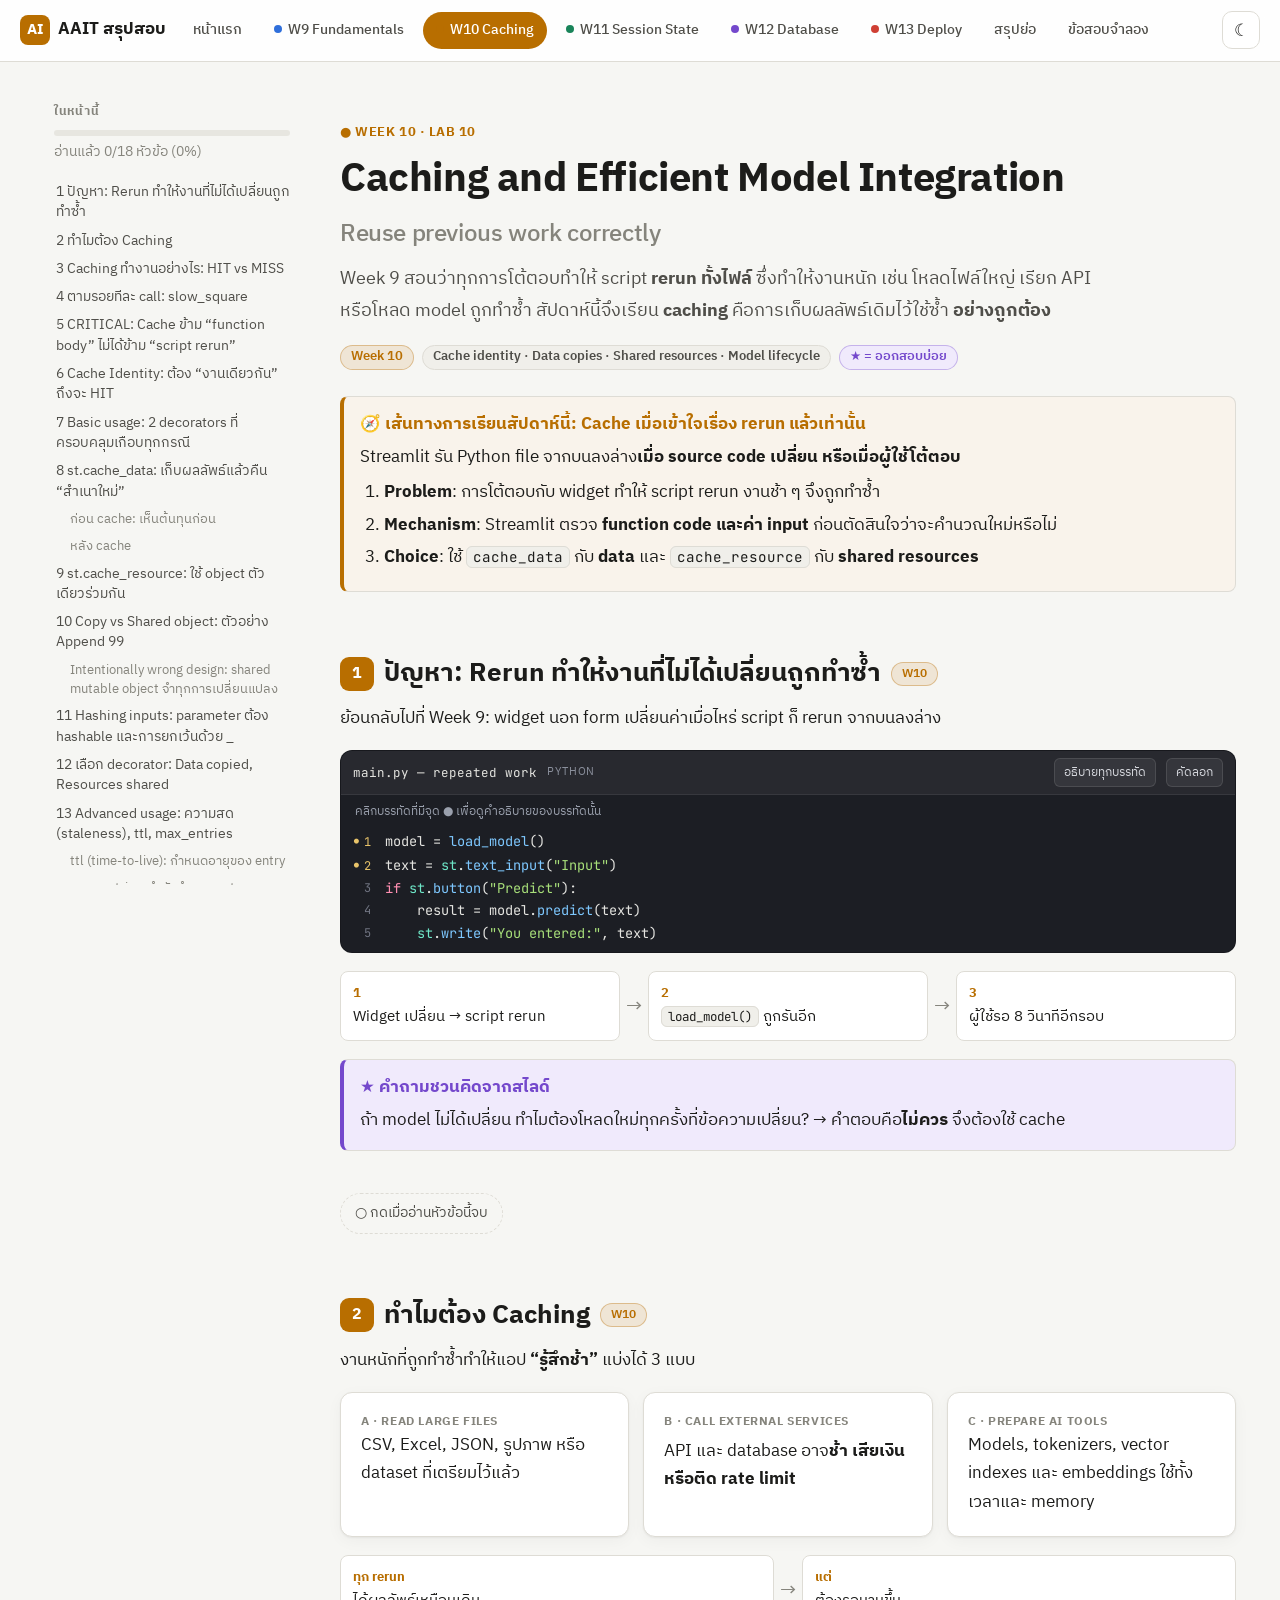
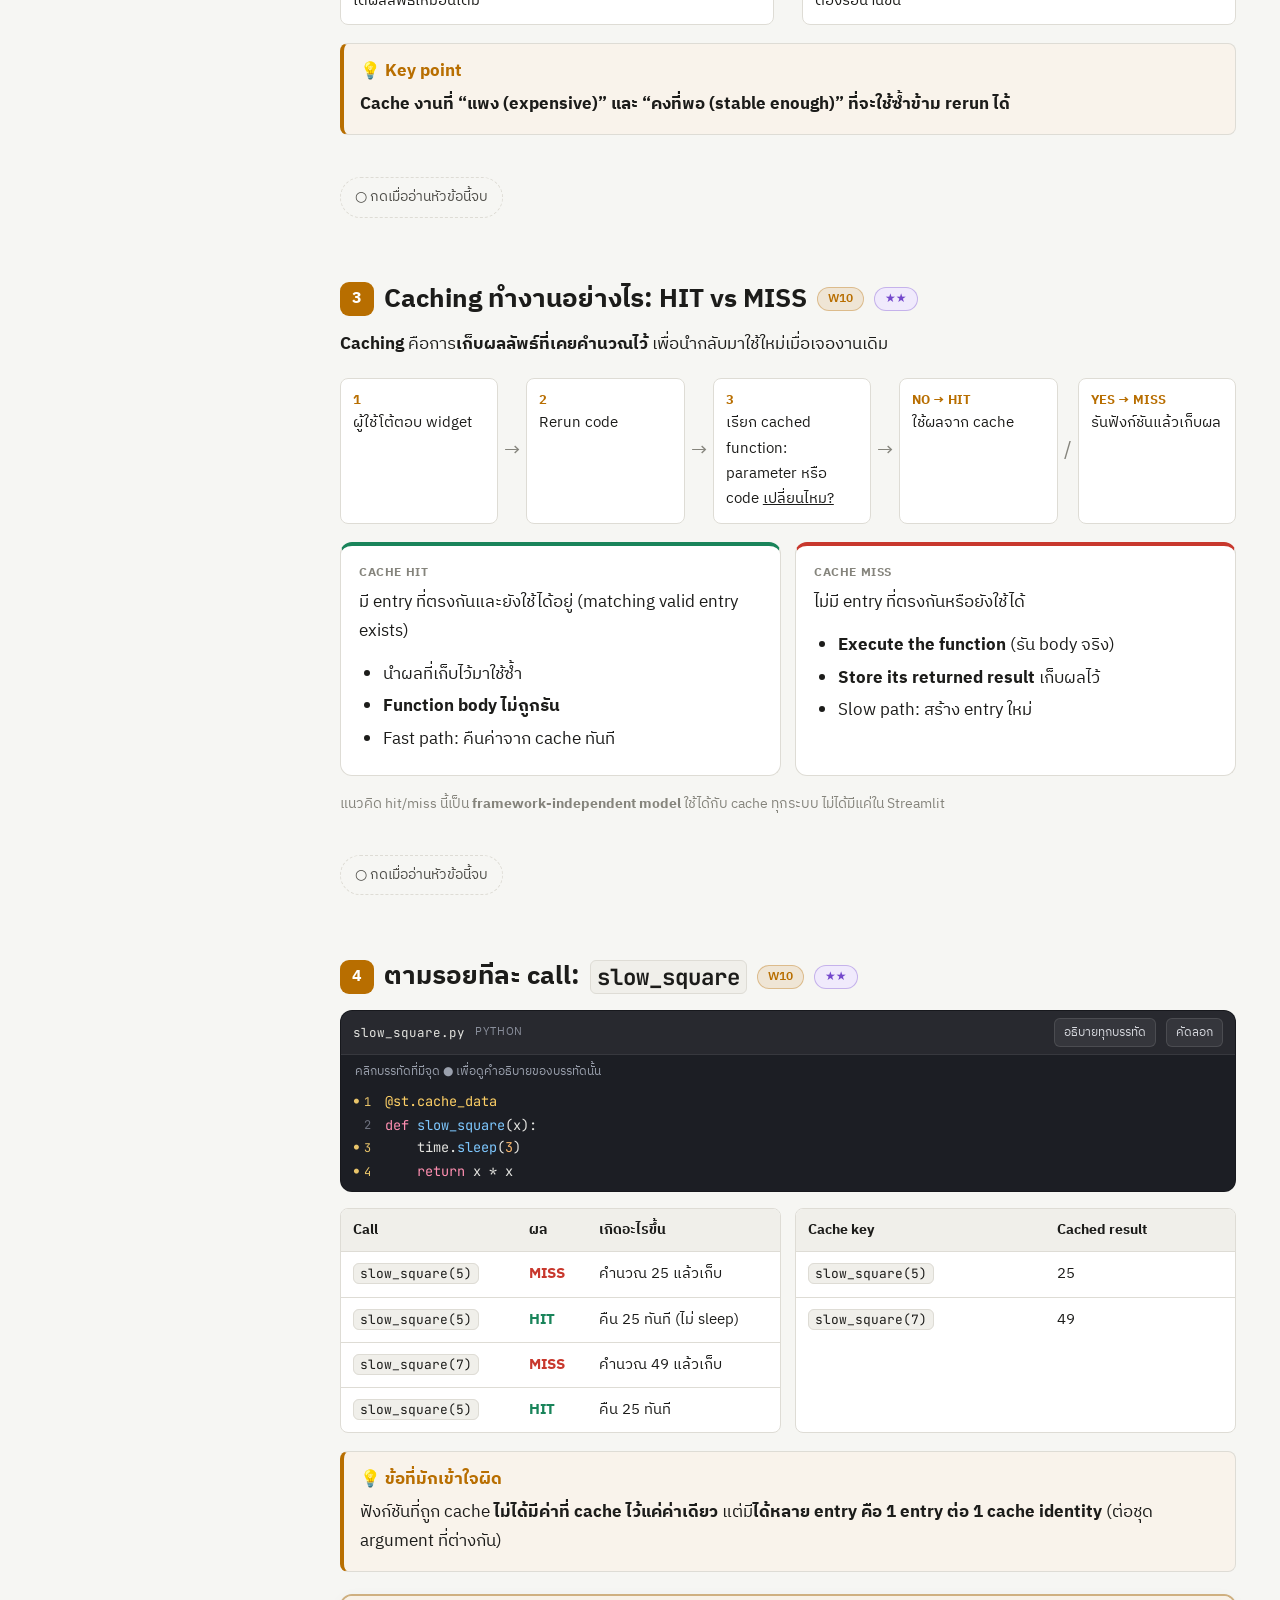
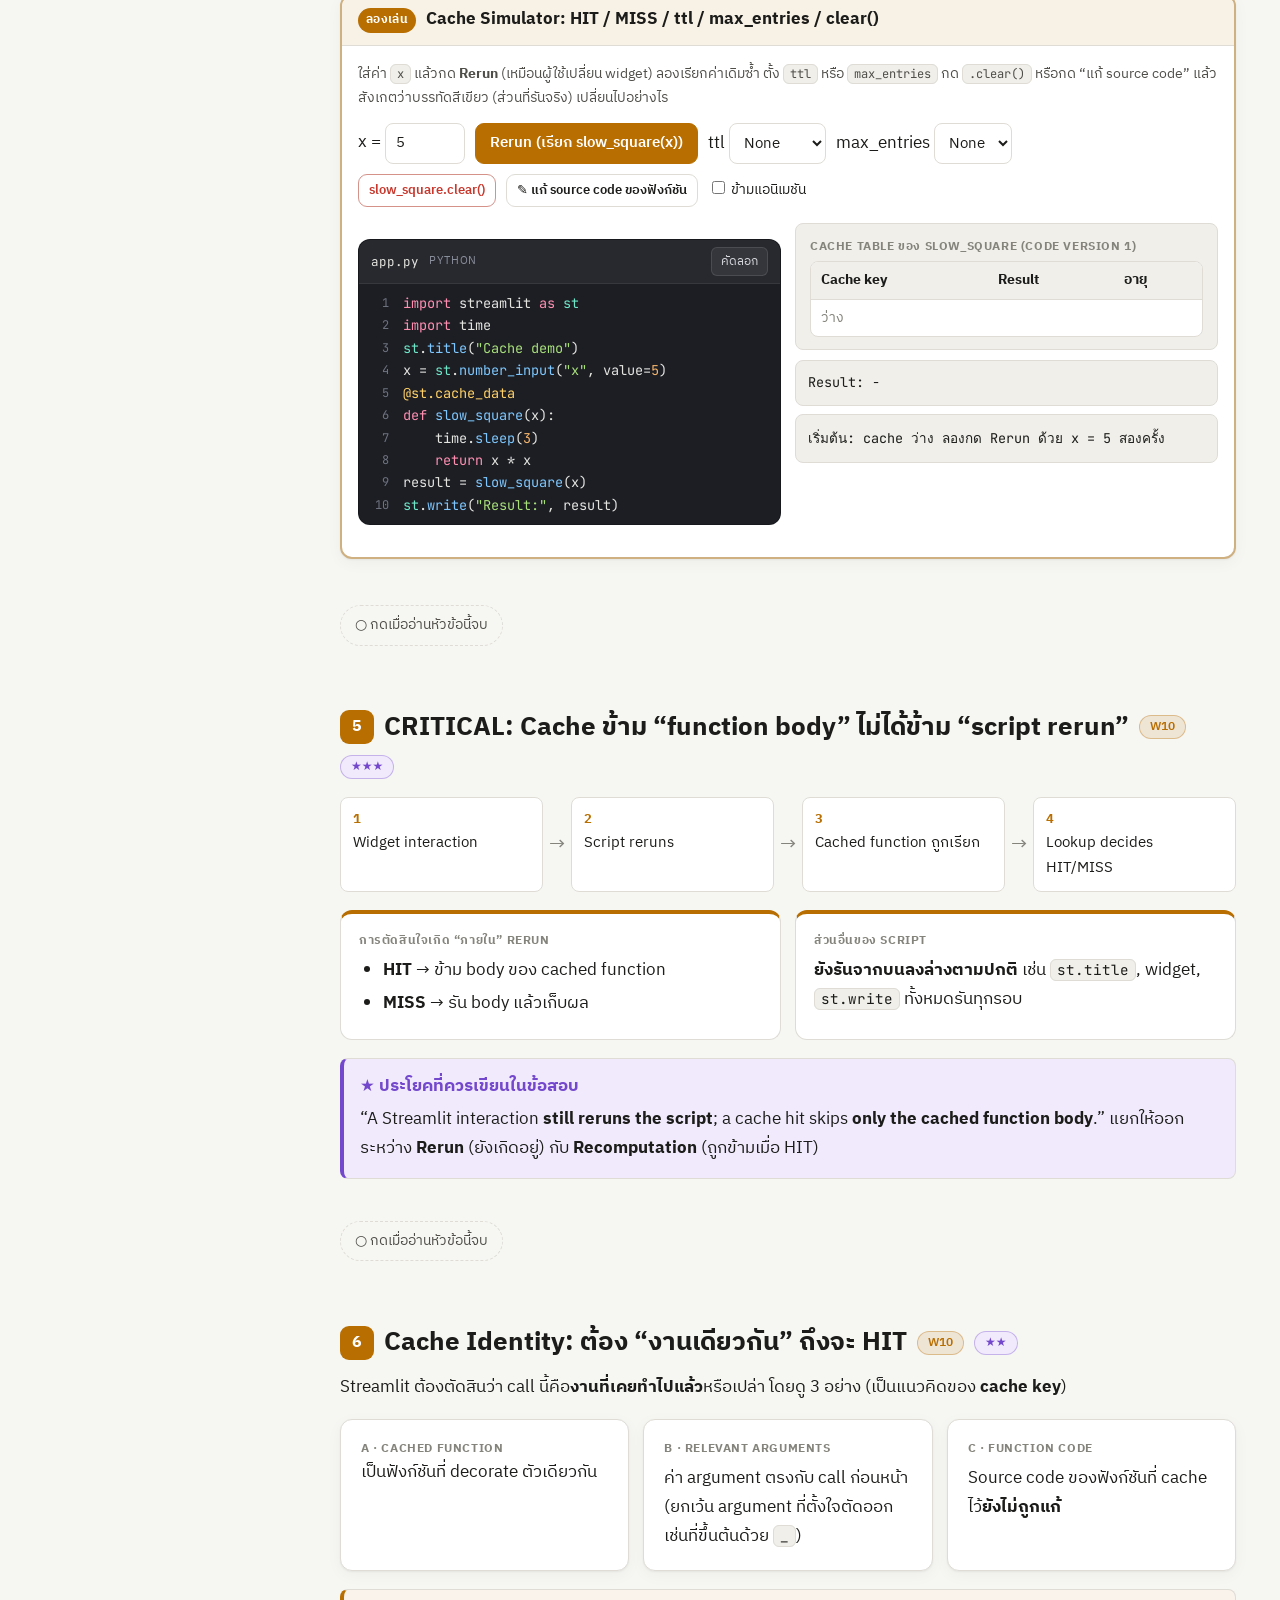
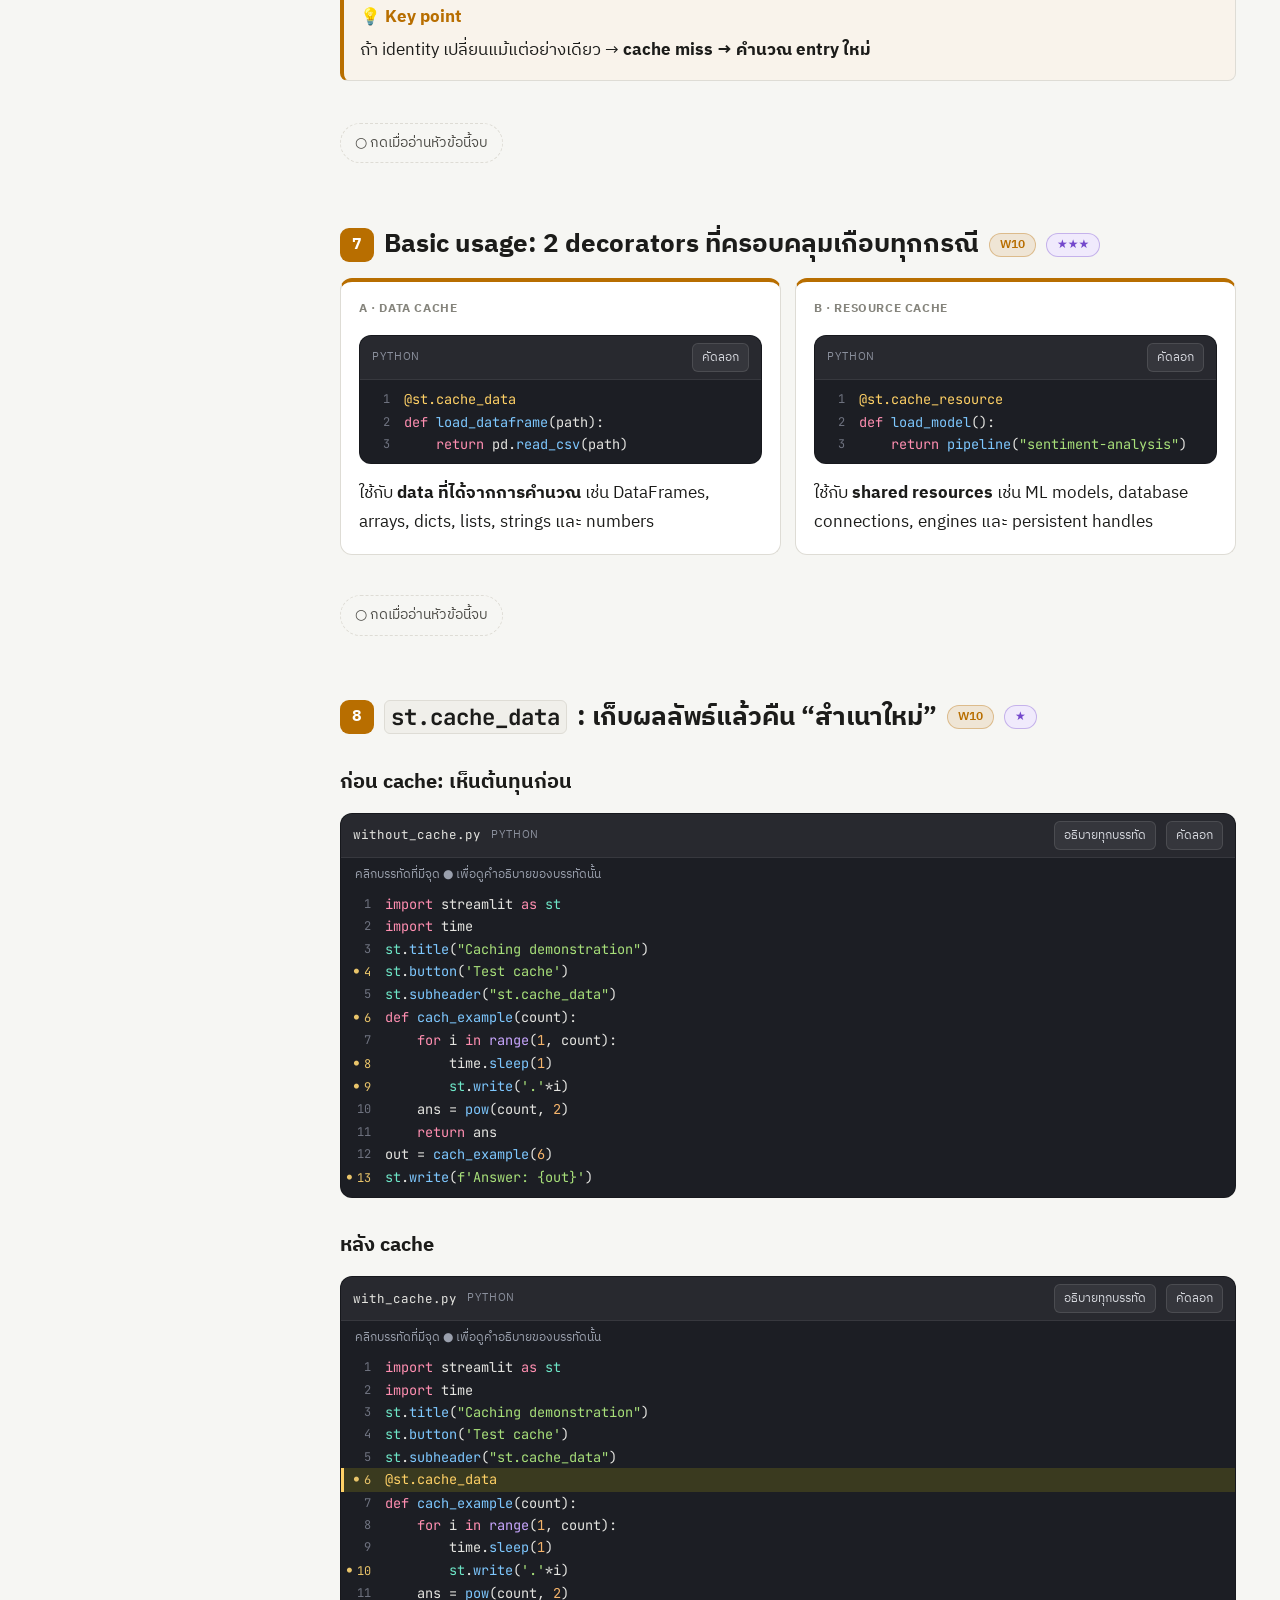
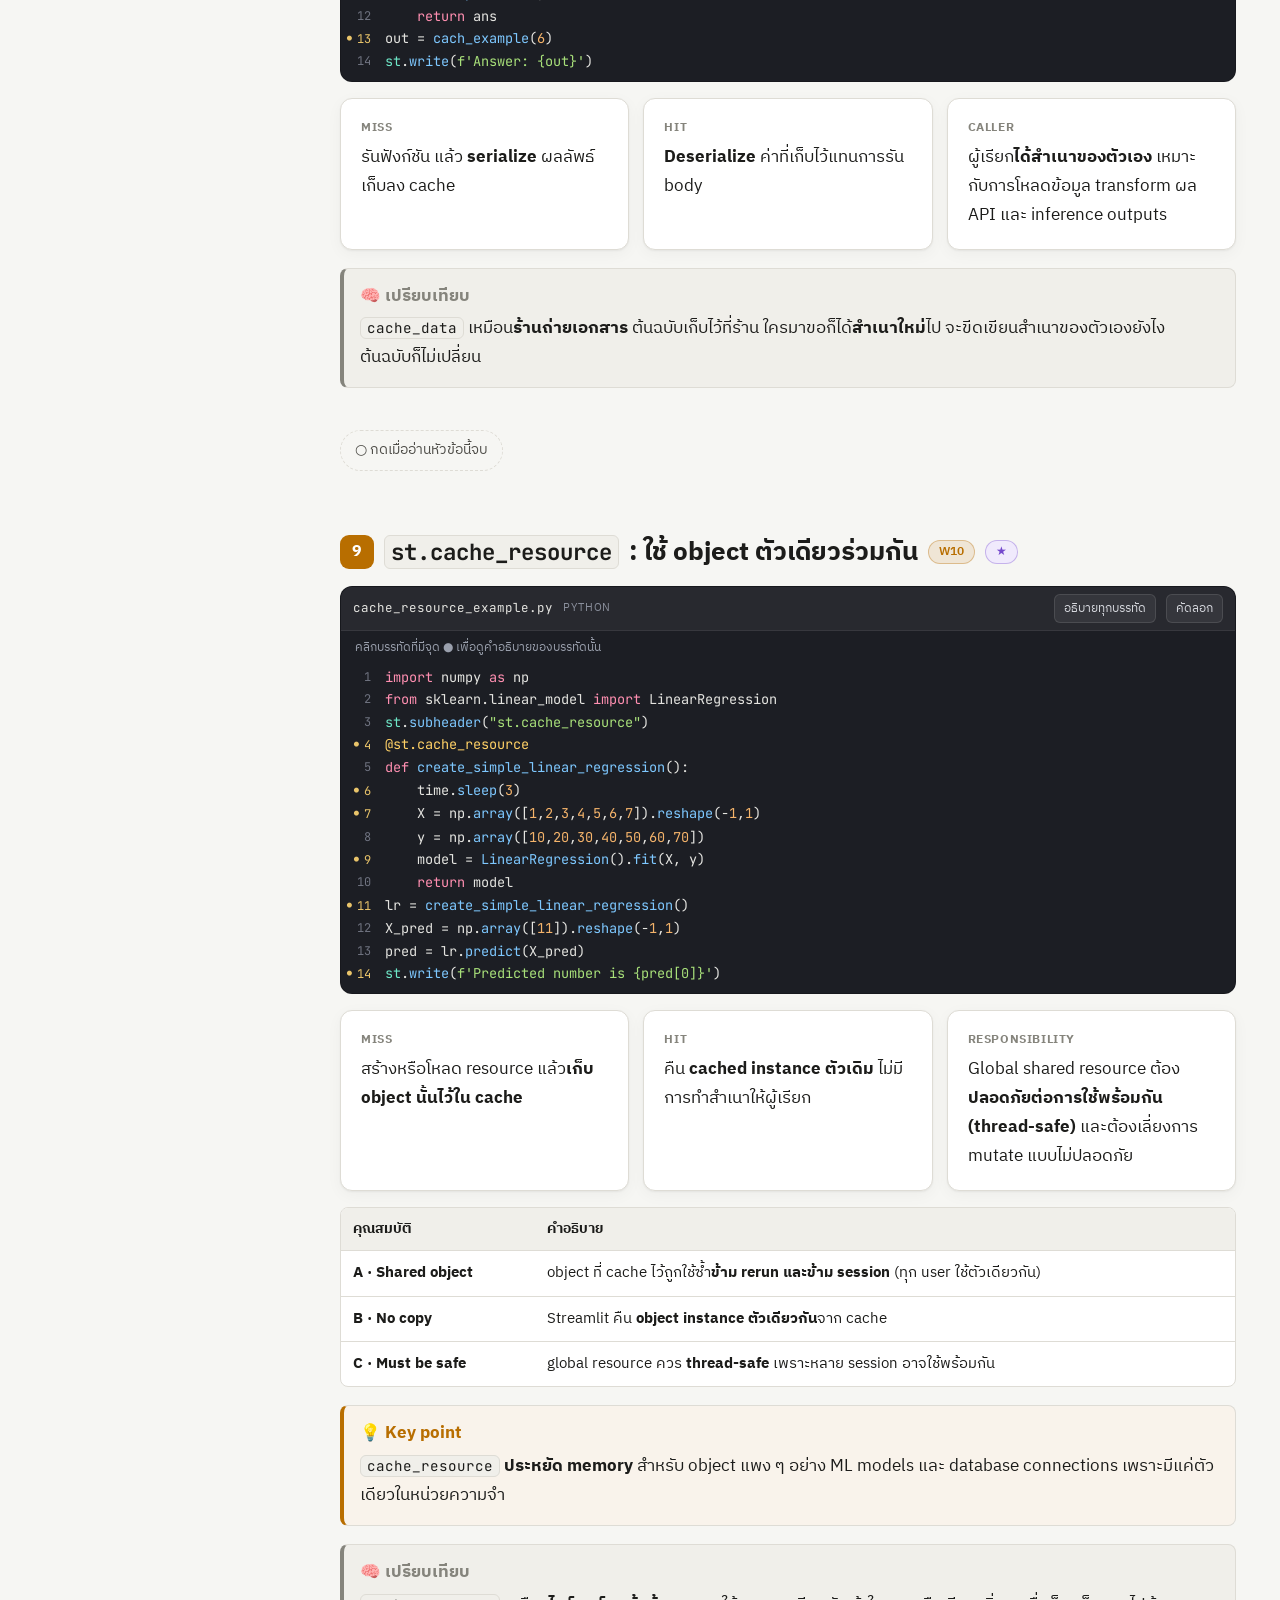
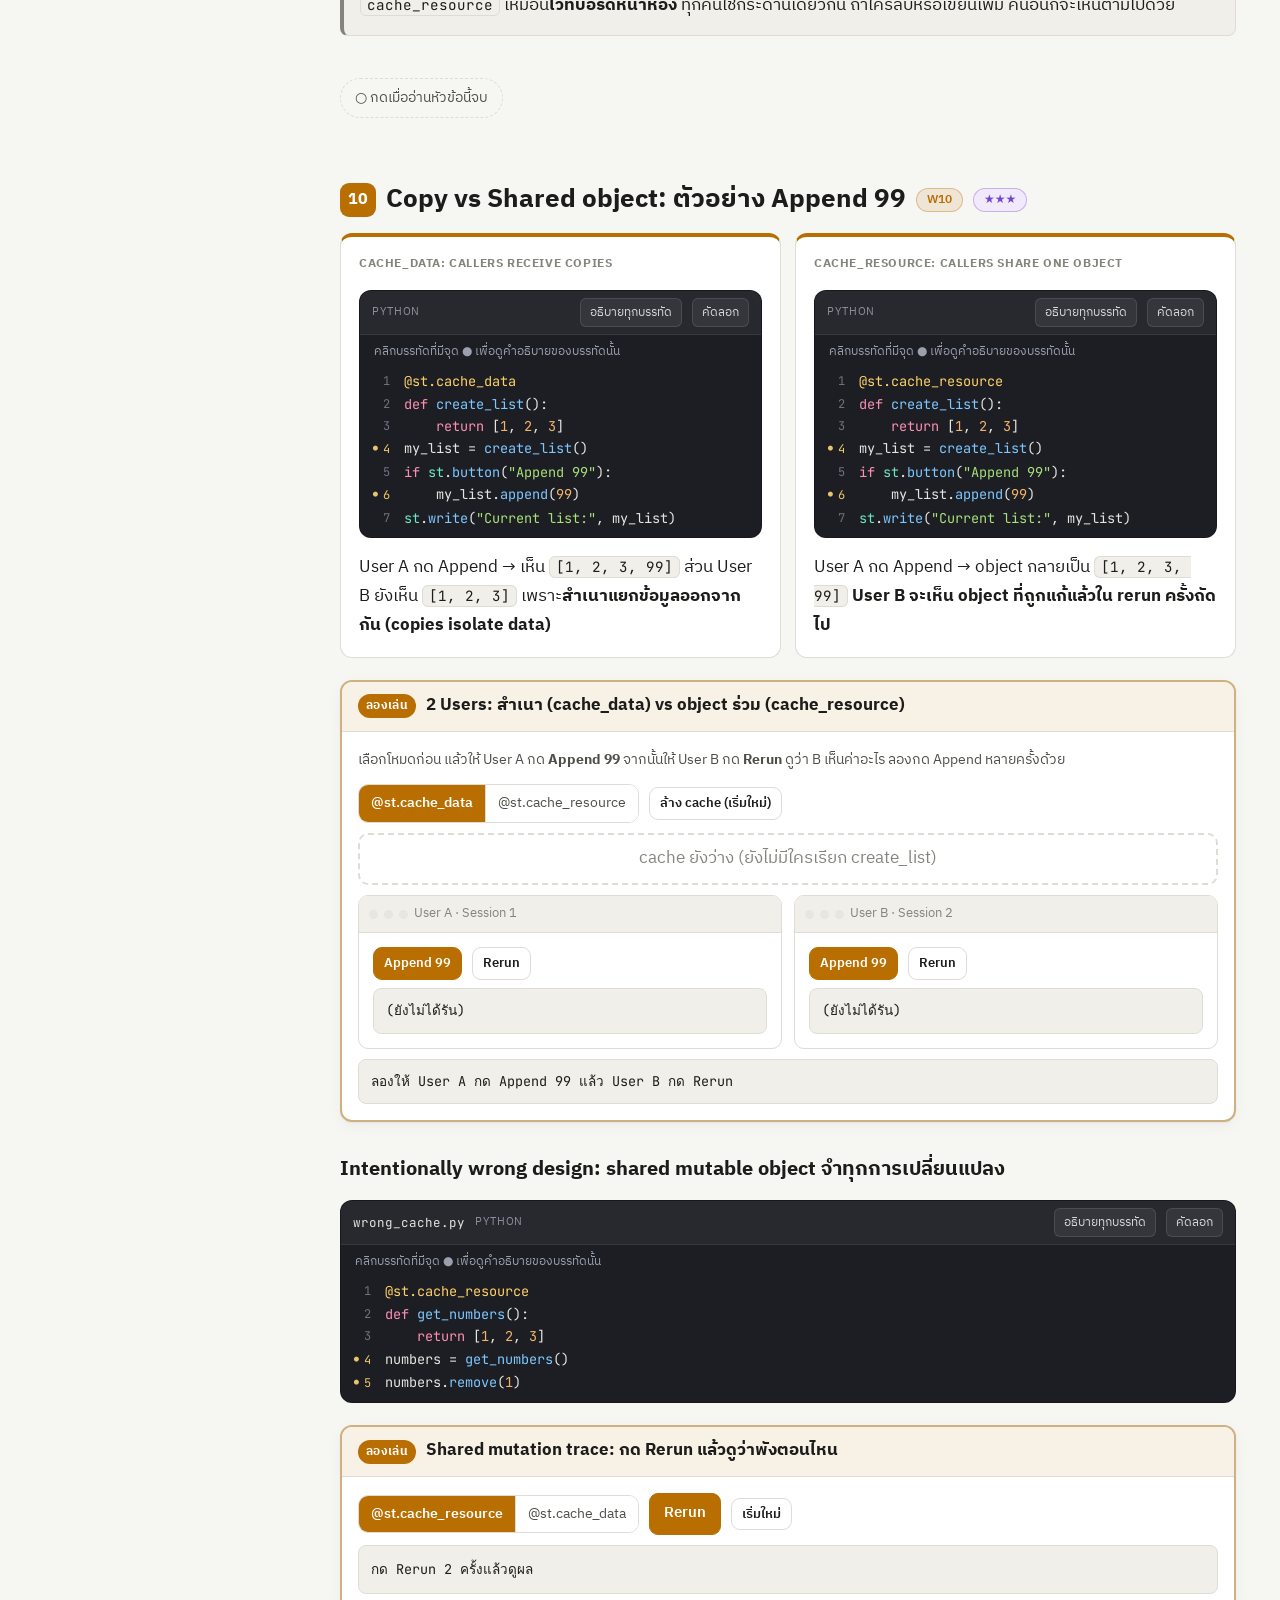
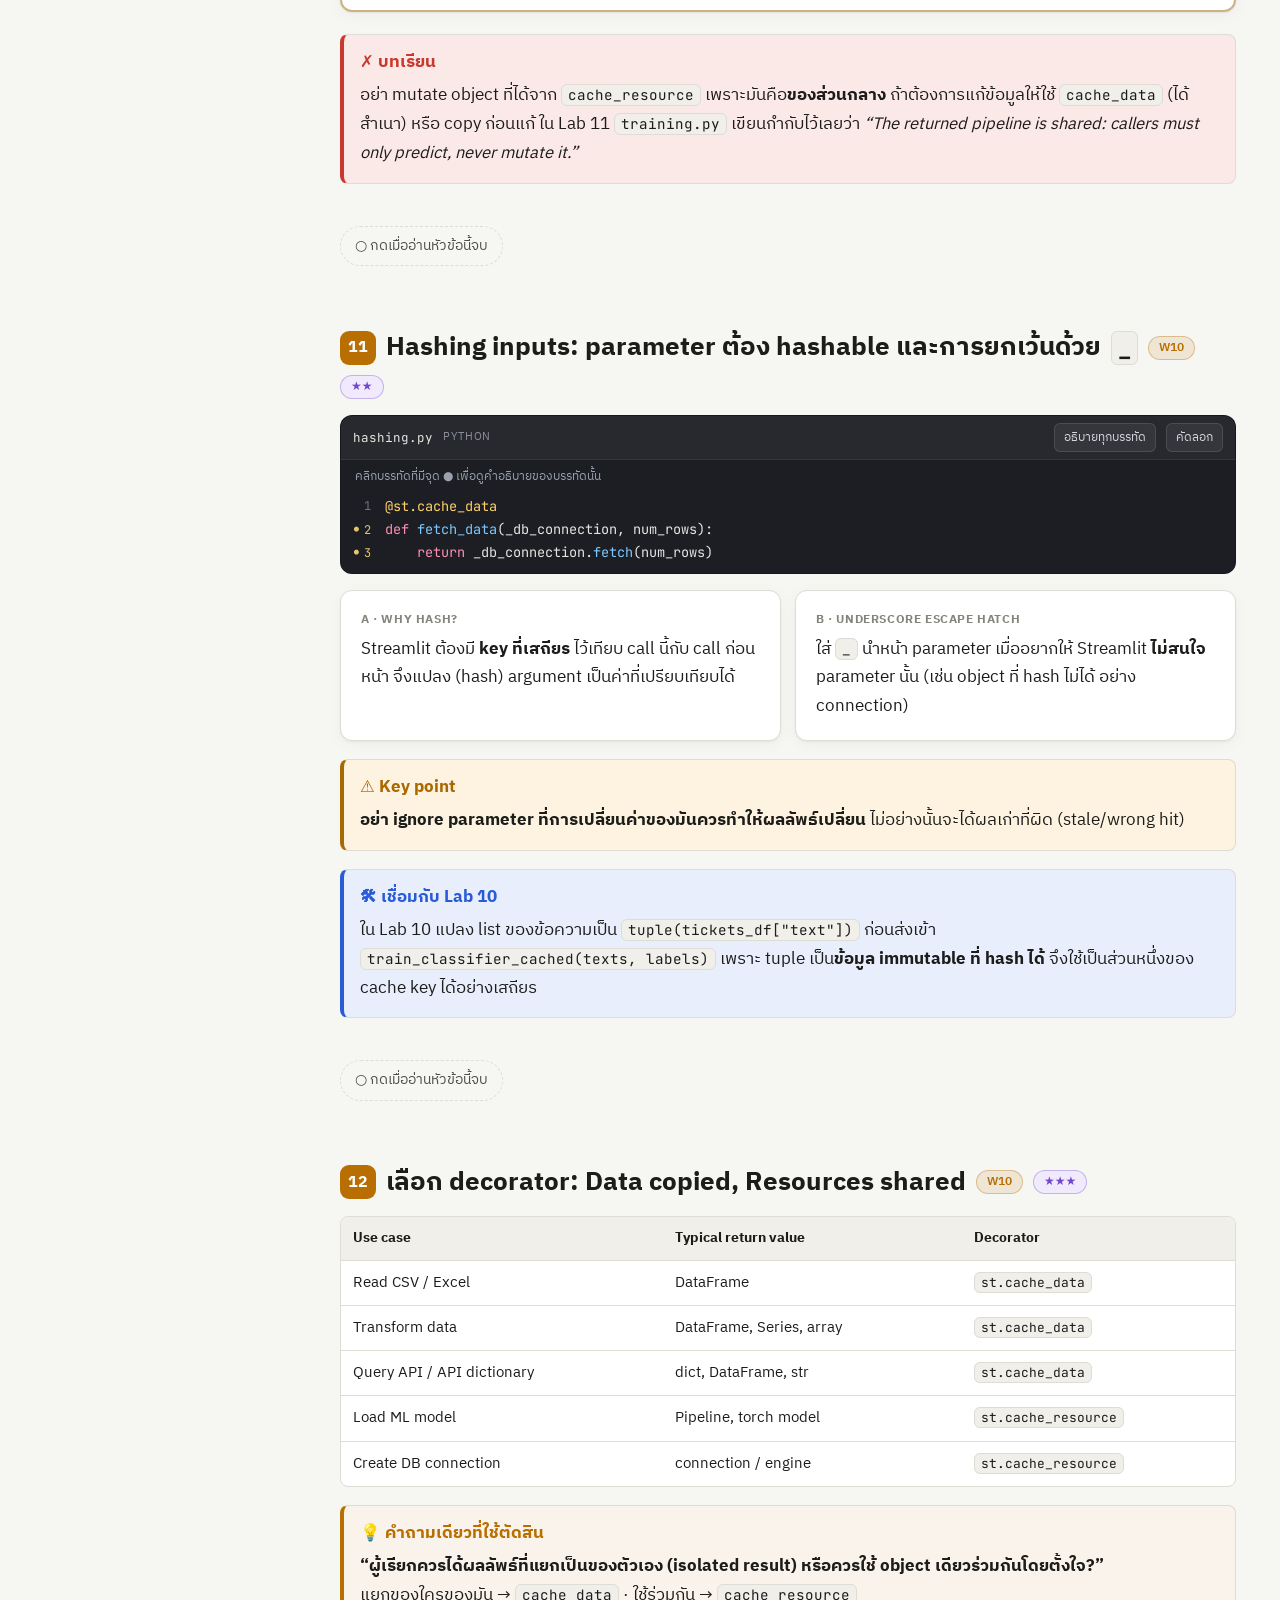
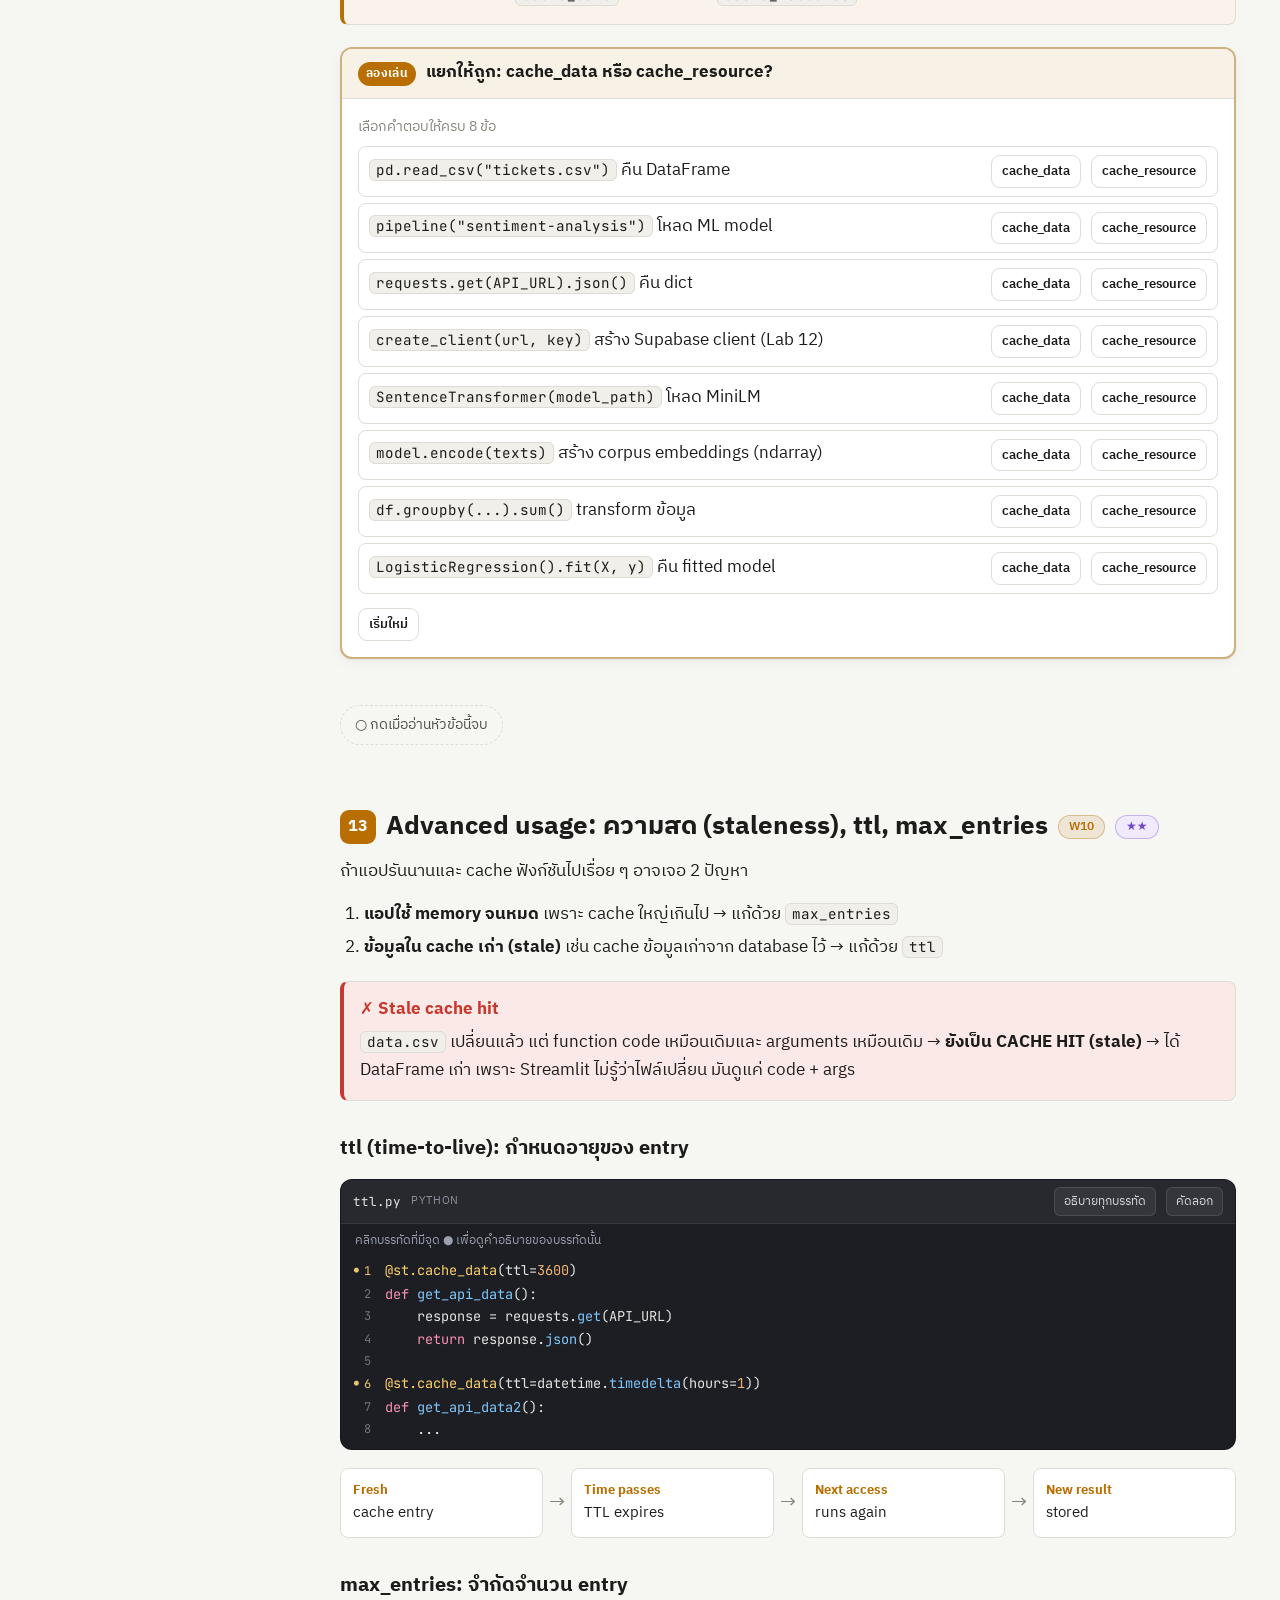
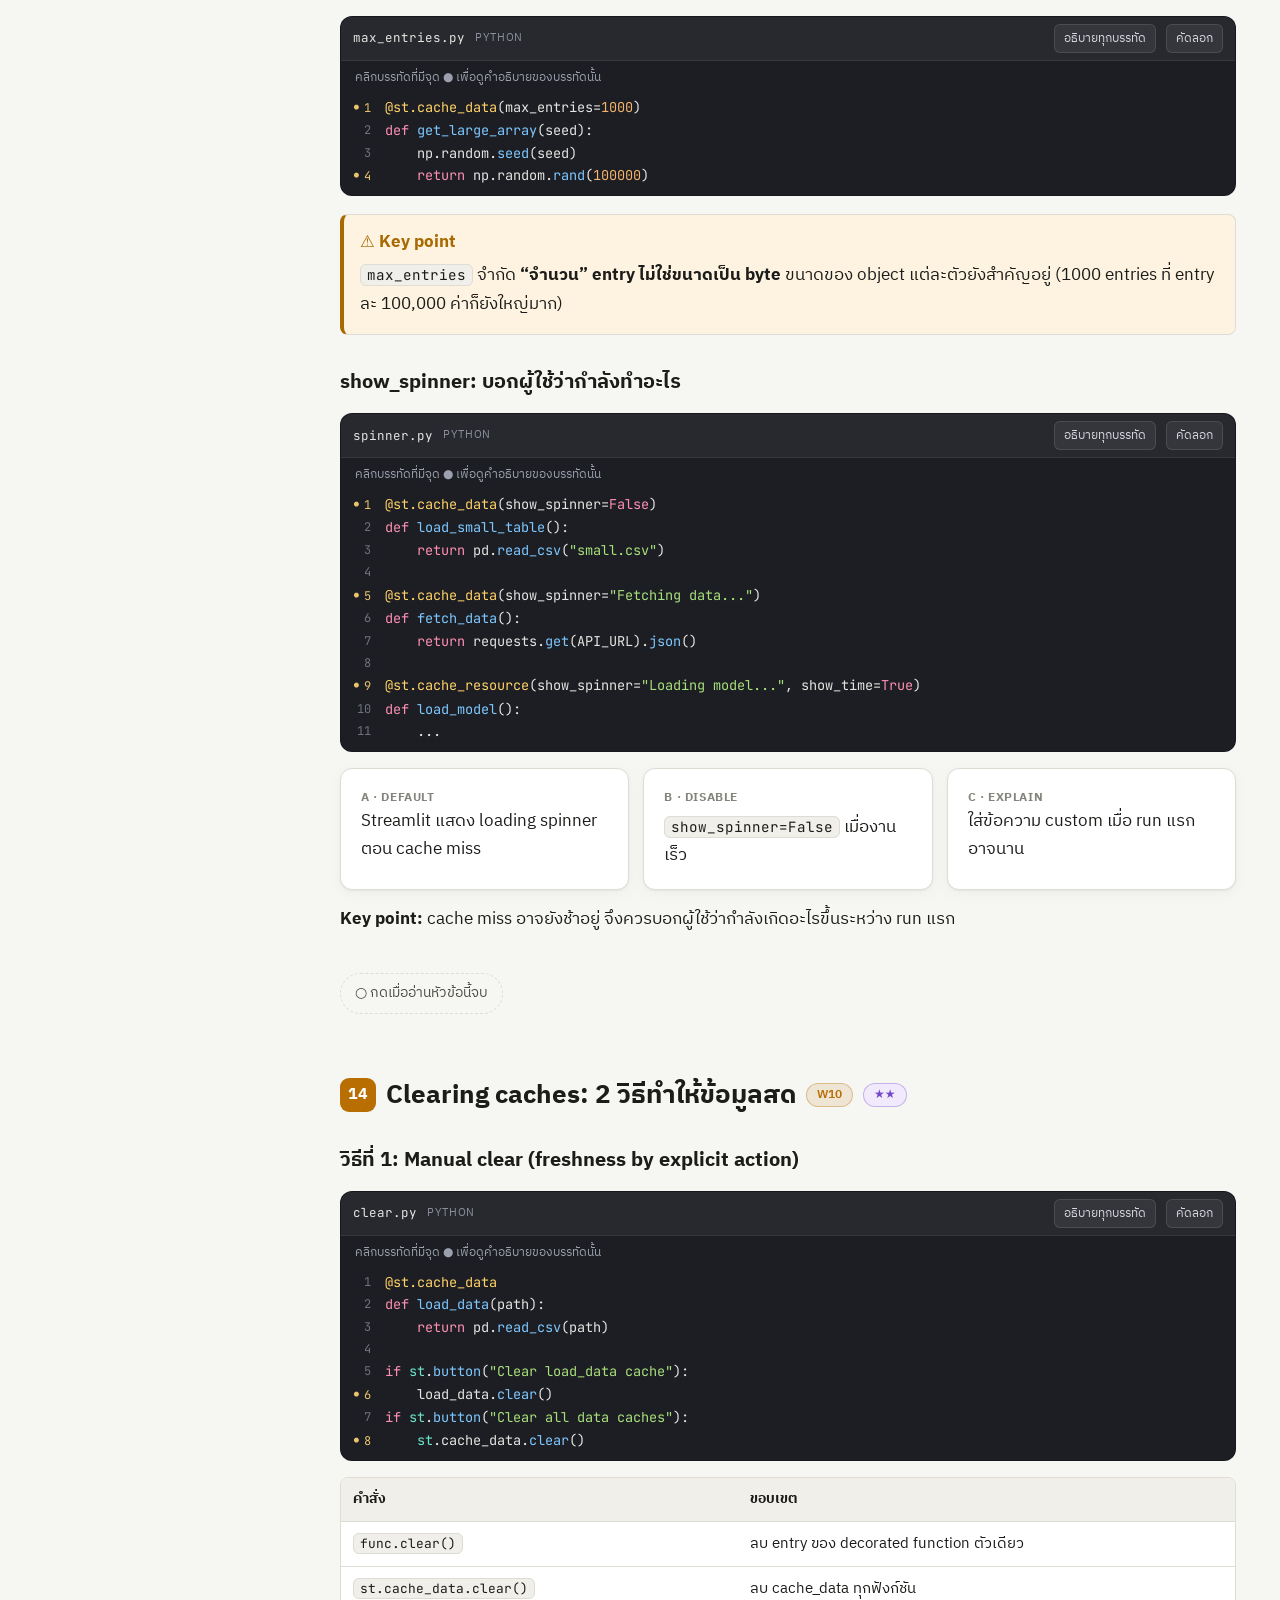
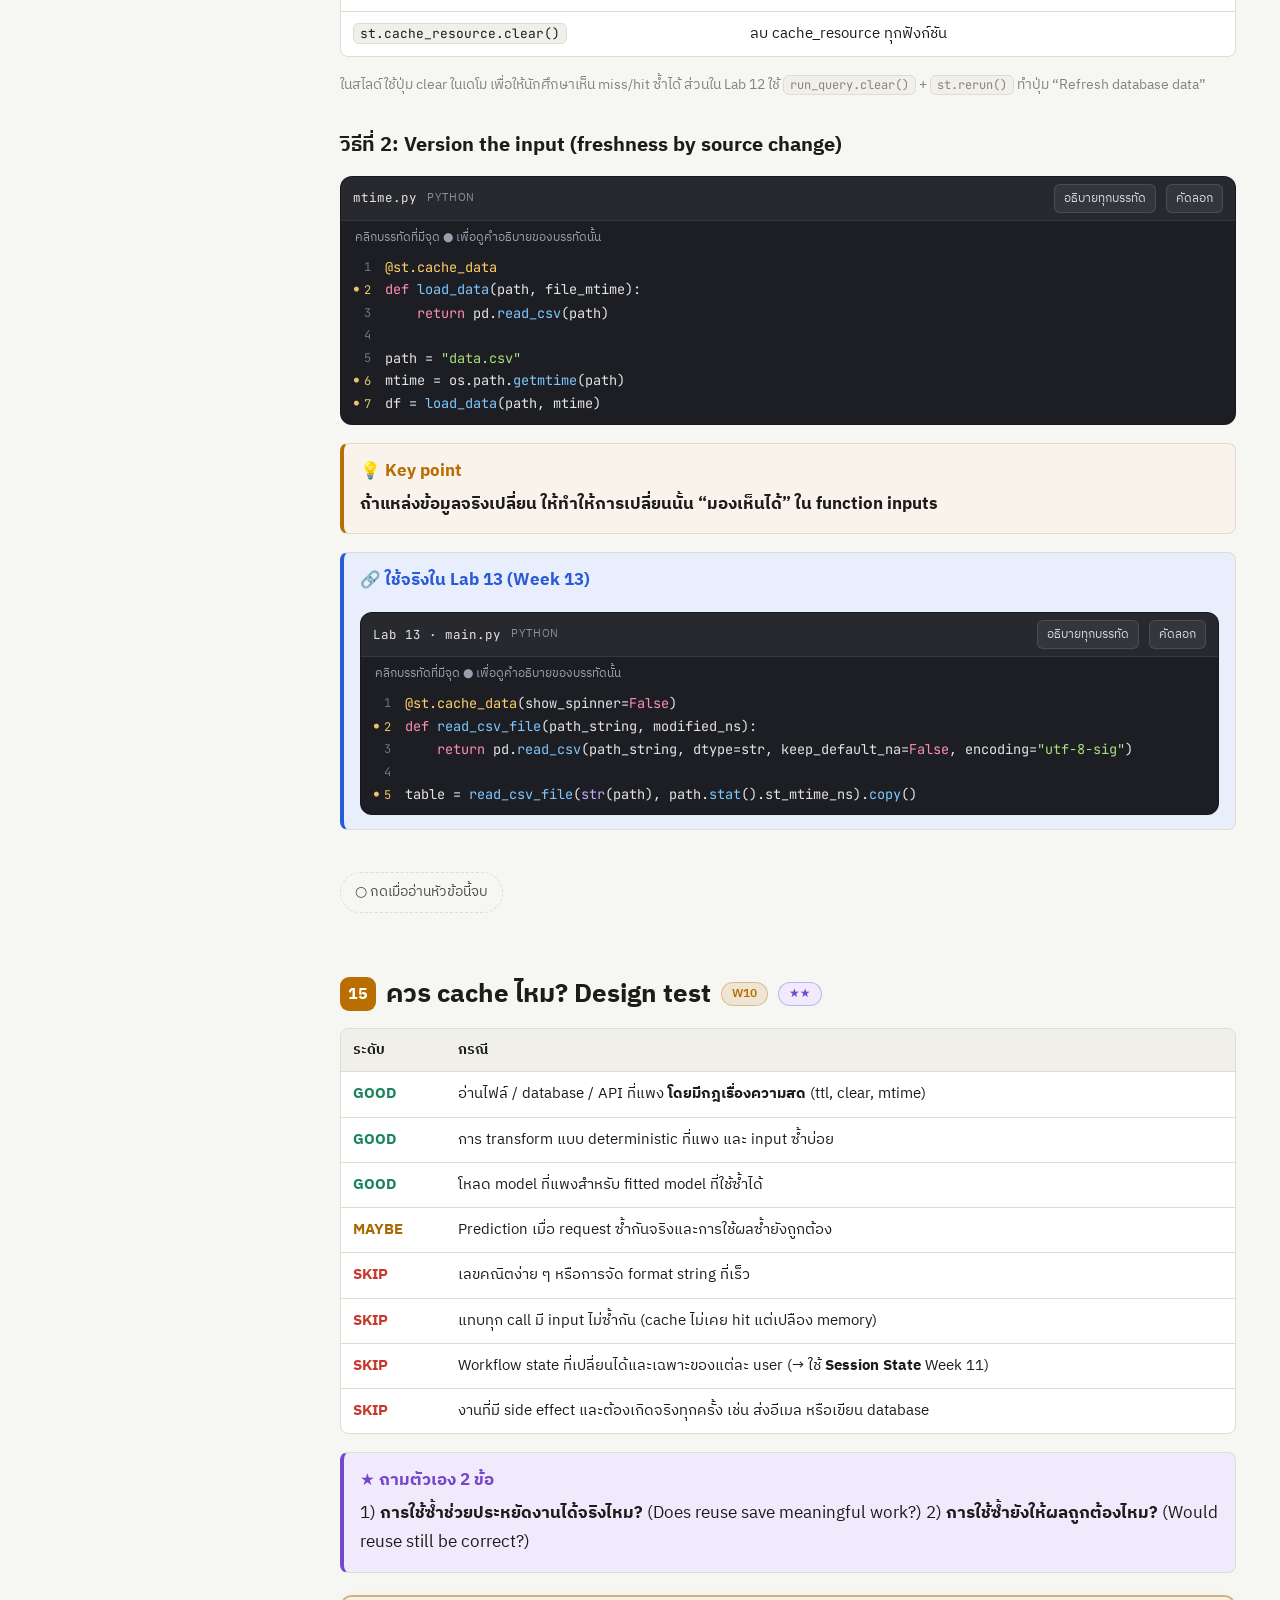
<file: week10.html>
<!doctype html>
<html lang="th">
<head>
<meta charset="utf-8">
<meta name="viewport" content="width=device-width, initial-scale=1">
<title>Week 10 · Caching</title>
<meta name="description" content="สรุป Week 10: Caching, st.cache_data, st.cache_resource และการใช้ model อย่างมีประสิทธิภาพ">
<link rel="stylesheet" href="assets/style.css">
<style>
  .ctable td, .ctable th { font-size: 14px; padding: 6px 10px; }
  .ctable tr.new td { animation: flash .9s ease-out; }
  .ctable .exp { color: var(--muted); font-size: 12.5px; }
  .user-box .out { min-height: 0; }
  .two-user { display: grid; grid-template-columns: repeat(2, minmax(0, 1fr)); gap: 12px; }
  .shared-obj { text-align: center; padding: 10px; border: 2px dashed var(--border); border-radius: 10px; margin: 10px 0; }
  .shared-obj.res { border-color: var(--w10); }
  @media (max-width: 720px) { .two-user { grid-template-columns: minmax(0, 1fr); } }
</style>
</head>
<body class="w10" data-page="w10">
<div class="layout">
<aside class="toc"></aside>
<main>

<section class="hero">
  <span class="eyebrow">● Week 10 · Lab 10</span>
  <h1>Caching and Efficient Model Integration<br><span class="muted" style="font-size:.6em;font-weight:500">Reuse previous work correctly</span></h1>
  <p class="lead">Week 9 สอนว่าทุกการโต้ตอบทำให้ script <b>rerun ทั้งไฟล์</b> ซึ่งทำให้งานหนัก เช่น โหลดไฟล์ใหญ่ เรียก API หรือโหลด model ถูกทำซ้ำ สัปดาห์นี้จึงเรียน <b>caching</b> คือการเก็บผลลัพธ์เดิมไว้ใช้ซ้ำ <b>อย่างถูกต้อง</b></p>
  <div class="meta"><span class="chip w10">Week 10</span><span class="chip">Cache identity · Data copies · Shared resources · Model lifecycle</span><span class="chip exam">★ = ออกสอบบ่อย</span></div>
</section>

<div class="callout key">
  <div class="callout-title">🧭 เส้นทางการเรียนสัปดาห์นี้: Cache เมื่อเข้าใจเรื่อง rerun แล้วเท่านั้น</div>
  <p style="margin:0 0 6px">Streamlit รัน Python file จากบนลงล่าง<b>เมื่อ source code เปลี่ยน หรือเมื่อผู้ใช้โต้ตอบ</b></p>
  <ol style="margin:0">
    <li><b>Problem</b>: การโต้ตอบกับ widget ทำให้ script rerun งานช้า ๆ จึงถูกทำซ้ำ</li>
    <li><b>Mechanism</b>: Streamlit ตรวจ <b>function code และค่า input</b> ก่อนตัดสินใจว่าจะคำนวณใหม่หรือไม่</li>
    <li><b>Choice</b>: ใช้ <code>cache_data</code> กับ <b>data</b> และ <code>cache_resource</code> กับ <b>shared resources</b></li>
  </ol>
</div>

<!-- ===================================================== -->
<h2><span class="num">1</span> ปัญหา: Rerun ทำให้งานที่ไม่ได้เปลี่ยนถูกทำซ้ำ <span class="chip w10">W10</span></h2>
<p>ย้อนกลับไปที่ Week 9: widget นอก form เปลี่ยนค่าเมื่อไหร่ script ก็ rerun จากบนลงล่าง</p>
<script type="text/plain" class="code" data-title="main.py — repeated work">
model = load_model()                 ##! **ปัญหา**: ทุก rerun บรรทัดนี้ถูกเรียกใหม่ ถ้าโหลด 8 วินาที ผู้ใช้ต้องรอ 8 วินาทีทุกครั้ง ทั้งที่ model ไม่ได้เปลี่ยน
text = st.text_input("Input")        ##! พิมพ์ข้อความใหม่ → rerun → `load_model()` ถูกเรียกอีกครั้ง
if st.button("Predict"):
    result = model.predict(text)
    st.write("You entered:", text)
</script>
<div class="flow">
  <div class="step"><b>1</b>Widget เปลี่ยน → script rerun</div><div class="arrow">→</div>
  <div class="step"><b>2</b><code>load_model()</code> ถูกรันอีก</div><div class="arrow">→</div>
  <div class="step"><b>3</b>ผู้ใช้รอ 8 วินาทีอีกรอบ</div>
</div>
<div class="callout exam"><div class="callout-title">★ คำถามชวนคิดจากสไลด์</div>ถ้า model ไม่ได้เปลี่ยน ทำไมต้องโหลดใหม่ทุกครั้งที่ข้อความเปลี่ยน? → คำตอบคือ<b>ไม่ควร</b> จึงต้องใช้ cache</div>

<!-- ===================================================== -->
<h2><span class="num">2</span> ทำไมต้อง Caching <span class="chip w10">W10</span></h2>
<p>งานหนักที่ถูกทำซ้ำทำให้แอป <b>“รู้สึกช้า”</b> แบ่งได้ 3 แบบ</p>
<div class="grid c3">
  <div class="card"><span class="label">A · Read large files</span>CSV, Excel, JSON, รูปภาพ หรือ dataset ที่เตรียมไว้แล้ว</div>
  <div class="card"><span class="label">B · Call external services</span>API และ database อาจ<b>ช้า เสียเงิน หรือติด rate limit</b></div>
  <div class="card"><span class="label">C · Prepare AI tools</span>Models, tokenizers, vector indexes และ embeddings ใช้ทั้งเวลาและ memory</div>
</div>
<div class="flow"><div class="step"><b>ทุก rerun</b>ได้ผลลัพธ์เหมือนเดิม</div><div class="arrow">→</div><div class="step"><b>แต่</b>ต้องรอนานขึ้น</div></div>
<div class="callout key"><div class="callout-title">💡 Key point</div><b>Cache งานที่ “แพง (expensive)” และ “คงที่พอ (stable enough)” ที่จะใช้ซ้ำข้าม rerun ได้</b></div>

<!-- ===================================================== -->
<h2><span class="num">3</span> Caching ทำงานอย่างไร: HIT vs MISS <span class="chip w10">W10</span><span class="chip exam">★★</span></h2>
<p><b>Caching</b> คือการ<b>เก็บผลลัพธ์ที่เคยคำนวณไว้</b> เพื่อนำกลับมาใช้ใหม่เมื่อเจองานเดิม</p>
<div class="flow">
  <div class="step"><b>1</b>ผู้ใช้โต้ตอบ widget</div><div class="arrow">→</div>
  <div class="step"><b>2</b>Rerun code</div><div class="arrow">→</div>
  <div class="step"><b>3</b>เรียก cached function: parameter หรือ code <u>เปลี่ยนไหม?</u></div><div class="arrow">→</div>
  <div class="step"><b>NO → HIT</b>ใช้ผลจาก cache</div><div class="arrow">/</div>
  <div class="step"><b>YES → MISS</b>รันฟังก์ชันแล้วเก็บผล</div>
</div>
<div class="compare">
  <div class="good"><span class="label">Cache HIT</span>
    <p>มี entry ที่ตรงกันและยังใช้ได้อยู่ (matching valid entry exists)</p>
    <ul><li>นำผลที่เก็บไว้มาใช้ซ้ำ</li><li><b>Function body ไม่ถูกรัน</b></li><li>Fast path: คืนค่าจาก cache ทันที</li></ul></div>
  <div class="bad"><span class="label">Cache MISS</span>
    <p>ไม่มี entry ที่ตรงกันหรือยังใช้ได้</p>
    <ul><li><b>Execute the function</b> (รัน body จริง)</li><li><b>Store its returned result</b> เก็บผลไว้</li><li>Slow path: สร้าง entry ใหม่</li></ul></div>
</div>
<p class="small muted">แนวคิด hit/miss นี้เป็น <b>framework-independent model</b> ใช้ได้กับ cache ทุกระบบ ไม่ได้มีแค่ใน Streamlit</p>

<!-- ===================================================== -->
<h2><span class="num">4</span> ตามรอยทีละ call: <code>slow_square</code> <span class="chip w10">W10</span><span class="chip exam">★★</span></h2>
<script type="text/plain" class="code" data-title="slow_square.py">
@st.cache_data              ##! decorator บอก Streamlit ว่าให้ cache ผลลัพธ์ของฟังก์ชันนี้
def slow_square(x):
    time.sleep(3)           ##! จำลองงานช้า 3 วินาที จะรันเฉพาะตอน **MISS**
    return x * x            ##! ค่าที่ return ถูกเก็บลง cache โดยมี `x` เป็นส่วนหนึ่งของ key
</script>
<div class="grid c2">
  <div class="table-wrap" style="margin:0"><table>
    <thead><tr><th>Call</th><th>ผล</th><th>เกิดอะไรขึ้น</th></tr></thead>
    <tbody>
      <tr><td><code>slow_square(5)</code></td><td class="miss">MISS</td><td>คำนวณ 25 แล้วเก็บ</td></tr>
      <tr><td><code>slow_square(5)</code></td><td class="hit">HIT</td><td>คืน 25 ทันที (ไม่ sleep)</td></tr>
      <tr><td><code>slow_square(7)</code></td><td class="miss">MISS</td><td>คำนวณ 49 แล้วเก็บ</td></tr>
      <tr><td><code>slow_square(5)</code></td><td class="hit">HIT</td><td>คืน 25 ทันที</td></tr>
    </tbody></table></div>
  <div class="table-wrap" style="margin:0"><table>
    <thead><tr><th>Cache key</th><th>Cached result</th></tr></thead>
    <tbody><tr><td><code>slow_square(5)</code></td><td>25</td></tr><tr><td><code>slow_square(7)</code></td><td>49</td></tr></tbody></table></div>
</div>
<div class="callout key"><div class="callout-title">💡 ข้อที่มักเข้าใจผิด</div>ฟังก์ชันที่ถูก cache <b>ไม่ได้มีค่าที่ cache ไว้แค่ค่าเดียว</b> แต่มี<b>ได้หลาย entry คือ 1 entry ต่อ 1 cache identity</b> (ต่อชุด argument ที่ต่างกัน)</div>

<div class="sim">
  <div class="sim-head"><span class="tag">ลองเล่น</span> Cache Simulator: HIT / MISS / ttl / max_entries / clear()</div>
  <div class="sim-body">
    <p class="howto">ใส่ค่า <code>x</code> แล้วกด <b>Rerun</b> (เหมือนผู้ใช้เปลี่ยน widget) ลองเรียกค่าเดิมซ้ำ ตั้ง <code>ttl</code> หรือ <code>max_entries</code> กด <code>.clear()</code> หรือกด “แก้ source code” แล้วสังเกตว่าบรรทัดสีเขียว (ส่วนที่รันจริง) เปลี่ยนไปอย่างไร</p>
    <div class="row" style="margin-bottom:10px">
      <label>x = <input type="number" id="csX" value="5" style="width:80px"></label>
      <button class="btn primary" id="csRun" type="button">Rerun (เรียก slow_square(x))</button>
      <label>ttl <select id="csTtl"><option value="">None</option><option value="10">10 วินาที</option><option value="30">30 วินาที</option></select></label>
      <label>max_entries <select id="csMax"><option value="">None</option><option value="2">2</option><option value="3">3</option></select></label>
    </div>
    <div class="row" style="margin-bottom:12px">
      <button class="btn danger sm" id="csClear" type="button">slow_square.clear()</button>
      <button class="btn sm" id="csEdit" type="button">✎ แก้ source code ของฟังก์ชัน</button>
      <label class="small"><input type="checkbox" id="csFast"> ข้ามแอนิเมชัน</label>
    </div>
    <div class="grid c2">
      <div id="csCode"></div>
      <div>
        <div class="panel"><span class="label">Cache table ของ slow_square (code version <span id="csVer">1</span>)</span>
          <div class="table-wrap" style="margin:4px 0 0"><table class="ctable"><thead><tr><th>Cache key</th><th>Result</th><th>อายุ</th></tr></thead><tbody id="csTable"><tr><td colspan="3" class="muted">ว่าง</td></tr></tbody></table></div>
        </div>
        <div class="out" id="csOut" style="margin-top:10px">Result: -</div>
        <div class="out log small" id="csLog" style="margin-top:8px"></div>
      </div>
    </div>
  </div>
</div>

<!-- ===================================================== -->
<h2><span class="num">5</span> CRITICAL: Cache ข้าม “function body” ไม่ได้ข้าม “script rerun” <span class="chip w10">W10</span><span class="chip exam">★★★</span></h2>
<div class="flow">
  <div class="step"><b>1</b>Widget interaction</div><div class="arrow">→</div>
  <div class="step"><b>2</b>Script reruns</div><div class="arrow">→</div>
  <div class="step"><b>3</b>Cached function ถูกเรียก</div><div class="arrow">→</div>
  <div class="step"><b>4</b>Lookup decides HIT/MISS</div>
</div>
<div class="compare">
  <div class="a"><span class="label">การตัดสินใจเกิด “ภายใน” rerun</span>
    <ul><li><b>HIT</b> → ข้าม body ของ cached function</li><li><b>MISS</b> → รัน body แล้วเก็บผล</li></ul></div>
  <div class="a"><span class="label">ส่วนอื่นของ script</span>
    <p><b>ยังรันจากบนลงล่างตามปกติ</b> เช่น <code>st.title</code>, widget, <code>st.write</code> ทั้งหมดรันทุกรอบ</p></div>
</div>
<div class="callout exam"><div class="callout-title">★ ประโยคที่ควรเขียนในข้อสอบ</div>“A Streamlit interaction <b>still reruns the script</b>; a cache hit skips <b>only the cached function body</b>.” แยกให้ออกระหว่าง <b>Rerun</b> (ยังเกิดอยู่) กับ <b>Recomputation</b> (ถูกข้ามเมื่อ HIT)</div>

<!-- ===================================================== -->
<h2><span class="num">6</span> Cache Identity: ต้อง “งานเดียวกัน” ถึงจะ HIT <span class="chip w10">W10</span><span class="chip exam">★★</span></h2>
<p>Streamlit ต้องตัดสินว่า call นี้คือ<b>งานที่เคยทำไปแล้ว</b>หรือเปล่า โดยดู 3 อย่าง (เป็นแนวคิดของ <b>cache key</b>)</p>
<div class="grid c3">
  <div class="card"><span class="label">A · Cached function</span>เป็นฟังก์ชันที่ decorate ตัวเดียวกัน</div>
  <div class="card"><span class="label">B · Relevant arguments</span>ค่า argument ตรงกับ call ก่อนหน้า (ยกเว้น argument ที่ตั้งใจตัดออก เช่นที่ขึ้นต้นด้วย <code>_</code>)</div>
  <div class="card"><span class="label">C · Function code</span>Source code ของฟังก์ชันที่ cache ไว้<b>ยังไม่ถูกแก้</b></div>
</div>
<div class="callout key"><div class="callout-title">💡 Key point</div>ถ้า identity เปลี่ยนแม้แต่อย่างเดียว → <b>cache miss → คำนวณ entry ใหม่</b></div>

<!-- ===================================================== -->
<h2><span class="num">7</span> Basic usage: 2 decorators ที่ครอบคลุมเกือบทุกกรณี <span class="chip w10">W10</span><span class="chip exam">★★★</span></h2>
<div class="compare">
  <div class="a"><span class="label">A · Data cache</span>
<script type="text/plain" class="code">
@st.cache_data
def load_dataframe(path):
    return pd.read_csv(path)
</script>
    <p>ใช้กับ <b>data ที่ได้จากการคำนวณ</b> เช่น DataFrames, arrays, dicts, lists, strings และ numbers</p></div>
  <div class="a"><span class="label">B · Resource cache</span>
<script type="text/plain" class="code">
@st.cache_resource
def load_model():
    return pipeline("sentiment-analysis")
</script>
    <p>ใช้กับ <b>shared resources</b> เช่น ML models, database connections, engines และ persistent handles</p></div>
</div>

<!-- ===================================================== -->
<h2><span class="num">8</span> <code>st.cache_data</code>: เก็บผลลัพธ์แล้วคืน “สำเนาใหม่” <span class="chip w10">W10</span><span class="chip exam">★</span></h2>
<h3>ก่อน cache: เห็นต้นทุนก่อน</h3>
<script type="text/plain" class="code" data-title="without_cache.py">
import streamlit as st
import time
st.title("Caching demonstration")
st.button('Test cache')                 ##! กดปุ่มนี้ → rerun ทั้งไฟล์
st.subheader("st.cache_data")
def cach_example(count):                ##! **ไม่มี decorator** ทุก rerun จึงต้องรอ 5 วินาที
    for i in range(1, count):
        time.sleep(1)                   ##! รอบละ 1 วินาที `range(1, 6)` = 5 รอบ = 5 วินาที
        st.write('.'*i)                 ##! แสดงจุดเพิ่มทีละรอบ
    ans = pow(count, 2)
    return ans
out = cach_example(6)
st.write(f'Answer: {out}')              ##! Answer: 36
</script>
<h3>หลัง cache</h3>
<script type="text/plain" class="code" data-title="with_cache.py" data-hl="6">
import streamlit as st
import time
st.title("Caching demonstration")
st.button('Test cache')
st.subheader("st.cache_data")
@st.cache_data                          ##! เพิ่มบรรทัดเดียว: run แรก (MISS) ยังรอ 5 วินาที แต่กด Test cache ครั้งต่อไปจะ HIT และคืน 36 ทันที
def cach_example(count):
    for i in range(1, count):
        time.sleep(1)
        st.write('.'*i)                 ##! บรรทัดนี้อยู่ใน body จึง **ไม่ถูกรันตอน HIT** (Streamlit จะ replay element ที่ฟังก์ชันเคยแสดงไว้ให้)
    ans = pow(count, 2)
    return ans
out = cach_example(6)                   ##! args `count=6` เหมือนเดิม → HIT
st.write(f'Answer: {out}')
</script>
<div class="grid c3">
  <div class="card"><span class="label">MISS</span>รันฟังก์ชัน แล้ว <b>serialize</b> ผลลัพธ์เก็บลง cache</div>
  <div class="card"><span class="label">HIT</span><b>Deserialize</b> ค่าที่เก็บไว้แทนการรัน body</div>
  <div class="card"><span class="label">CALLER</span>ผู้เรียก<b>ได้สำเนาของตัวเอง</b> เหมาะกับการโหลดข้อมูล transform ผล API และ inference outputs</div>
</div>
<div class="callout analogy"><div class="callout-title">🧠 เปรียบเทียบ</div><code>cache_data</code> เหมือน<b>ร้านถ่ายเอกสาร</b> ต้นฉบับเก็บไว้ที่ร้าน ใครมาขอก็ได้<b>สำเนาใหม่</b>ไป จะขีดเขียนสำเนาของตัวเองยังไง ต้นฉบับก็ไม่เปลี่ยน</div>

<!-- ===================================================== -->
<h2><span class="num">9</span> <code>st.cache_resource</code>: ใช้ object ตัวเดียวร่วมกัน <span class="chip w10">W10</span><span class="chip exam">★</span></h2>
<script type="text/plain" class="code" data-title="cache_resource_example.py">
import numpy as np
from sklearn.linear_model import LinearRegression
st.subheader("st.cache_resource")
@st.cache_resource                                   ##! ใช้กับ model เพราะต้องการ object ตัวเดียวที่ใช้ซ้ำได้ ไม่ต้องการสำเนา
def create_simple_linear_regression():
    time.sleep(3)                                    ##! จำลองการ train ที่ช้า (เกิดเฉพาะตอน MISS)
    X = np.array([1,2,3,4,5,6,7]).reshape(-1,1)      ##! `reshape(-1,1)` ทำให้เป็น 2D (n แถว × 1 feature) ตามที่ scikit-learn ต้องการ
    y = np.array([10,20,30,40,50,60,70])
    model = LinearRegression().fit(X, y)             ##! train model: เรียนรู้ y = 10x
    return model
lr = create_simple_linear_regression()               ##! HIT: ได้ **instance เดิม** (ไม่ใช่สำเนา)
X_pred = np.array([11]).reshape(-1,1)
pred = lr.predict(X_pred)
st.write(f'Predicted number is {pred[0]}')           ##! ได้ประมาณ 110.0
</script>
<div class="grid c3">
  <div class="card"><span class="label">MISS</span>สร้างหรือโหลด resource แล้ว<b>เก็บ object นั้นไว้ใน cache</b></div>
  <div class="card"><span class="label">HIT</span>คืน <b>cached instance ตัวเดิม</b> ไม่มีการทำสำเนาให้ผู้เรียก</div>
  <div class="card"><span class="label">RESPONSIBILITY</span>Global shared resource ต้อง<b>ปลอดภัยต่อการใช้พร้อมกัน (thread-safe)</b> และต้องเลี่ยงการ mutate แบบไม่ปลอดภัย</div>
</div>
<div class="table-wrap"><table>
<thead><tr><th>คุณสมบัติ</th><th>คำอธิบาย</th></tr></thead>
<tbody>
<tr><td><b>A · Shared object</b></td><td>object ที่ cache ไว้ถูกใช้ซ้ำ<b>ข้าม rerun และข้าม session</b> (ทุก user ใช้ตัวเดียวกัน)</td></tr>
<tr><td><b>B · No copy</b></td><td>Streamlit คืน <b>object instance ตัวเดียวกัน</b>จาก cache</td></tr>
<tr><td><b>C · Must be safe</b></td><td>global resource ควร <b>thread-safe</b> เพราะหลาย session อาจใช้พร้อมกัน</td></tr>
</tbody></table></div>
<div class="callout key"><div class="callout-title">💡 Key point</div><code>cache_resource</code> <b>ประหยัด memory</b> สำหรับ object แพง ๆ อย่าง ML models และ database connections เพราะมีแค่ตัวเดียวในหน่วยความจำ</div>
<div class="callout analogy"><div class="callout-title">🧠 เปรียบเทียบ</div><code>cache_resource</code> เหมือน<b>ไวท์บอร์ดหน้าห้อง</b> ทุกคนใช้กระดานเดียวกัน ถ้าใครลบหรือเขียนเพิ่ม คนอื่นก็จะเห็นตามไปด้วย</div>

<!-- ===================================================== -->
<h2><span class="num">10</span> Copy vs Shared object: ตัวอย่าง Append 99 <span class="chip w10">W10</span><span class="chip exam">★★★</span></h2>
<div class="compare">
  <div class="a"><span class="label">cache_data: callers receive copies</span>
<script type="text/plain" class="code">
@st.cache_data
def create_list():
    return [1, 2, 3]
my_list = create_list()            ##! ได้ **สำเนา** [1, 2, 3]
if st.button("Append 99"):
    my_list.append(99)             ##! แก้แค่สำเนาของ user นี้ใน run นี้
st.write("Current list:", my_list)
</script>
    <p>User A กด Append → เห็น <code>[1, 2, 3, 99]</code> ส่วน User B ยังเห็น <code>[1, 2, 3]</code> เพราะ<b>สำเนาแยกข้อมูลออกจากกัน (copies isolate data)</b></p></div>
  <div class="a"><span class="label">cache_resource: callers share one object</span>
<script type="text/plain" class="code">
@st.cache_resource
def create_list():
    return [1, 2, 3]
my_list = create_list()            ##! ได้ **object ตัวเดียวกัน** กับทุก user
if st.button("Append 99"):
    my_list.append(99)             ##! mutate shared object ส่งผลกับทุก session
st.write("Current list:", my_list)
</script>
    <p>User A กด Append → object กลายเป็น <code>[1, 2, 3, 99]</code> <b>User B จะเห็น object ที่ถูกแก้แล้วใน rerun ครั้งถัดไป</b></p></div>
</div>

<div class="sim">
  <div class="sim-head"><span class="tag">ลองเล่น</span> 2 Users: สำเนา (cache_data) vs object ร่วม (cache_resource)</div>
  <div class="sim-body">
    <p class="howto">เลือกโหมดก่อน แล้วให้ User A กด <b>Append 99</b> จากนั้นให้ User B กด <b>Rerun</b> ดูว่า B เห็นค่าอะไร ลองกด Append หลายครั้งด้วย</p>
    <div class="row" style="margin-bottom:10px">
      <div class="seg" id="cvMode"><button type="button" class="on" data-m="data">@st.cache_data</button><button type="button" data-m="resource">@st.cache_resource</button></div>
      <button class="btn sm" id="cvReset" type="button">ล้าง cache (เริ่มใหม่)</button>
    </div>
    <div class="shared-obj" id="cvCached"></div>
    <div class="two-user">
      <div class="fake-app user-box"><div class="bar"><i></i><i></i><i></i><span>User A · Session 1</span></div><div class="content">
        <div class="row"><button class="btn primary sm" data-u="A" data-a="append" type="button">Append 99</button><button class="btn sm" data-u="A" data-a="rerun" type="button">Rerun</button></div>
        <div class="out" id="cvA" style="margin-top:8px"></div></div></div>
      <div class="fake-app user-box"><div class="bar"><i></i><i></i><i></i><span>User B · Session 2</span></div><div class="content">
        <div class="row"><button class="btn primary sm" data-u="B" data-a="append" type="button">Append 99</button><button class="btn sm" data-u="B" data-a="rerun" type="button">Rerun</button></div>
        <div class="out" id="cvB" style="margin-top:8px"></div></div></div>
    </div>
    <div class="out small" id="cvNote" style="margin-top:10px"></div>
  </div>
</div>

<h3>Intentionally wrong design: shared mutable object จำทุกการเปลี่ยนแปลง</h3>
<script type="text/plain" class="code" data-title="wrong_cache.py">
@st.cache_resource
def get_numbers():
    return [1, 2, 3]
numbers = get_numbers()      ##! run แรก (MISS): สร้าง [1, 2, 3] / run ถัดไป (HIT): ได้ object **ตัวเดิม** ที่ถูกแก้ไปแล้ว
numbers.remove(1)            ##! run แรก: object กลายเป็น [2, 3] / run ถัดไป: ไม่มี 1 ให้ลบ → **ValueError**
</script>
<div class="sim">
  <div class="sim-head"><span class="tag">ลองเล่น</span> Shared mutation trace: กด Rerun แล้วดูว่าพังตอนไหน</div>
  <div class="sim-body">
    <div class="row" style="margin-bottom:10px">
      <div class="seg" id="wcMode"><button type="button" class="on" data-m="resource">@st.cache_resource</button><button type="button" data-m="data">@st.cache_data</button></div>
      <button class="btn primary" id="wcRun" type="button">Rerun</button>
      <button class="btn sm" id="wcReset" type="button">เริ่มใหม่</button>
    </div>
    <div class="out log" id="wcLog"></div>
  </div>
</div>
<div class="callout bad"><div class="callout-title">✗ บทเรียน</div>อย่า mutate object ที่ได้จาก <code>cache_resource</code> เพราะมันคือ<b>ของส่วนกลาง</b> ถ้าต้องการแก้ข้อมูลให้ใช้ <code>cache_data</code> (ได้สำเนา) หรือ copy ก่อนแก้ ใน Lab 11 <code>training.py</code> เขียนกำกับไว้เลยว่า <i>“The returned pipeline is shared: callers must only predict, never mutate it.”</i></div>

<!-- ===================================================== -->
<h2><span class="num">11</span> Hashing inputs: parameter ต้อง hashable และการยกเว้นด้วย <code>_</code> <span class="chip w10">W10</span><span class="chip exam">★★</span></h2>
<script type="text/plain" class="code" data-title="hashing.py">
@st.cache_data
def fetch_data(_db_connection, num_rows):    ##! `_db_connection` ขึ้นต้นด้วย `_` → Streamlit **ไม่นำมา hash** และไม่ใช้เป็นส่วนหนึ่งของ cache key
    return _db_connection.fetch(num_rows)    ##! `num_rows` ไม่มี `_` → **เป็นส่วนหนึ่งของ cache key** ค่าต่างกันจึงได้ entry ต่างกัน
</script>
<div class="grid c2">
  <div class="card"><span class="label">A · Why hash?</span>Streamlit ต้องมี <b>key ที่เสถียร</b> ไว้เทียบ call นี้กับ call ก่อนหน้า จึงแปลง (hash) argument เป็นค่าที่เปรียบเทียบได้</div>
  <div class="card"><span class="label">B · Underscore escape hatch</span>ใส่ <code>_</code> นำหน้า parameter เมื่ออยากให้ Streamlit <b>ไม่สนใจ</b> parameter นั้น (เช่น object ที่ hash ไม่ได้ อย่าง connection)</div>
</div>
<div class="callout warn"><div class="callout-title">⚠ Key point</div><b>อย่า ignore parameter ที่การเปลี่ยนค่าของมันควรทำให้ผลลัพธ์เปลี่ยน</b> ไม่อย่างนั้นจะได้ผลเก่าที่ผิด (stale/wrong hit)</div>
<div class="callout tip"><div class="callout-title">🛠 เชื่อมกับ Lab 10</div>ใน Lab 10 แปลง list ของข้อความเป็น <code>tuple(tickets_df["text"])</code> ก่อนส่งเข้า <code>train_classifier_cached(texts, labels)</code> เพราะ tuple เป็น<b>ข้อมูล immutable ที่ hash ได้</b> จึงใช้เป็นส่วนหนึ่งของ cache key ได้อย่างเสถียร</div>

<!-- ===================================================== -->
<h2><span class="num">12</span> เลือก decorator: Data copied, Resources shared <span class="chip w10">W10</span><span class="chip exam">★★★</span></h2>
<div class="table-wrap"><table>
<thead><tr><th>Use case</th><th>Typical return value</th><th>Decorator</th></tr></thead>
<tbody>
<tr><td>Read CSV / Excel</td><td>DataFrame</td><td><code>st.cache_data</code></td></tr>
<tr><td>Transform data</td><td>DataFrame, Series, array</td><td><code>st.cache_data</code></td></tr>
<tr><td>Query API / API dictionary</td><td>dict, DataFrame, str</td><td><code>st.cache_data</code></td></tr>
<tr><td>Load ML model</td><td>Pipeline, torch model</td><td><code>st.cache_resource</code></td></tr>
<tr><td>Create DB connection</td><td>connection / engine</td><td><code>st.cache_resource</code></td></tr>
</tbody></table></div>
<div class="callout key"><div class="callout-title">💡 คำถามเดียวที่ใช้ตัดสิน</div><b>“ผู้เรียกควรได้ผลลัพธ์ที่แยกเป็นของตัวเอง (isolated result) หรือควรใช้ object เดียวร่วมกันโดยตั้งใจ?”</b><br>แยกของใครของมัน → <code>cache_data</code> · ใช้ร่วมกัน → <code>cache_resource</code></div>
<div class="sim">
  <div class="sim-head"><span class="tag">ลองเล่น</span> แยกให้ถูก: cache_data หรือ cache_resource?</div>
  <div class="sim-body"><div id="sortDeco"></div></div>
</div>

<!-- ===================================================== -->
<h2><span class="num">13</span> Advanced usage: ความสด (staleness), ttl, max_entries <span class="chip w10">W10</span><span class="chip exam">★★</span></h2>
<p>ถ้าแอปรันนานและ cache ฟังก์ชันไปเรื่อย ๆ อาจเจอ 2 ปัญหา</p>
<ol>
  <li><b>แอปใช้ memory จนหมด</b> เพราะ cache ใหญ่เกินไป → แก้ด้วย <code>max_entries</code></li>
  <li><b>ข้อมูลใน cache เก่า (stale)</b> เช่น cache ข้อมูลเก่าจาก database ไว้ → แก้ด้วย <code>ttl</code></li>
</ol>
<div class="callout bad"><div class="callout-title">✗ Stale cache hit</div><code>data.csv</code> เปลี่ยนแล้ว แต่ function code เหมือนเดิมและ arguments เหมือนเดิม → <b>ยังเป็น CACHE HIT (stale)</b> → ได้ DataFrame เก่า เพราะ Streamlit ไม่รู้ว่าไฟล์เปลี่ยน มันดูแค่ code + args</div>

<h3>ttl (time-to-live): กำหนดอายุของ entry</h3>
<script type="text/plain" class="code" data-title="ttl.py">
@st.cache_data(ttl=3600)            ##! 1 ชั่วโมง = 3600 วินาที (หน่วยเป็น **วินาที**) พอหมดอายุแล้ว การเรียกครั้งถัดไปจะรันใหม่และเก็บผลใหม่
def get_api_data():
    response = requests.get(API_URL)
    return response.json()

@st.cache_data(ttl=datetime.timedelta(hours=1))   ##! เขียนด้วย `timedelta` ก็ได้ ความหมายเท่ากัน
def get_api_data2():
    ...
</script>
<div class="flow"><div class="step"><b>Fresh</b>cache entry</div><div class="arrow">→</div><div class="step"><b>Time passes</b>TTL expires</div><div class="arrow">→</div><div class="step"><b>Next access</b>runs again</div><div class="arrow">→</div><div class="step"><b>New result</b>stored</div></div>

<h3>max_entries: จำกัดจำนวน entry</h3>
<script type="text/plain" class="code" data-title="max_entries.py">
@st.cache_data(max_entries=1000)      ##! เก็บได้สูงสุด 1000 entries ถ้าเต็มแล้วมี entry ใหม่เข้ามา **entry ที่เก่าที่สุดจะถูกลบ**
def get_large_array(seed):
    np.random.seed(seed)
    return np.random.rand(100000)     ##! แต่ละ seed = 1 entry (array 100,000 ค่า)
</script>
<div class="callout warn"><div class="callout-title">⚠ Key point</div><code>max_entries</code> จำกัด <b>“จำนวน” entry ไม่ใช่ขนาดเป็น byte</b> ขนาดของ object แต่ละตัวยังสำคัญอยู่ (1000 entries ที่ entry ละ 100,000 ค่าก็ยังใหญ่มาก)</div>

<h3>show_spinner: บอกผู้ใช้ว่ากำลังทำอะไร</h3>
<script type="text/plain" class="code" data-title="spinner.py">
@st.cache_data(show_spinner=False)                      ##! ปิด spinner เพราะงานเร็วอยู่แล้ว
def load_small_table():
    return pd.read_csv("small.csv")

@st.cache_data(show_spinner="Fetching data...")         ##! ข้อความ custom ใช้เมื่อ run แรกอาจนาน
def fetch_data():
    return requests.get(API_URL).json()

@st.cache_resource(show_spinner="Loading model...", show_time=True)   ##! (ใช้ใน Lab) `show_time=True` แสดงเวลาที่ใช้คู่กับ spinner
def load_model():
    ...
</script>
<div class="grid c3">
  <div class="card"><span class="label">A · Default</span>Streamlit แสดง loading spinner ตอน cache miss</div>
  <div class="card"><span class="label">B · Disable</span><code>show_spinner=False</code> เมื่องานเร็ว</div>
  <div class="card"><span class="label">C · Explain</span>ใส่ข้อความ custom เมื่อ run แรกอาจนาน</div>
</div>
<p><b>Key point:</b> cache miss อาจยังช้าอยู่ จึงควรบอกผู้ใช้ว่ากำลังเกิดอะไรขึ้นระหว่าง run แรก</p>

<!-- ===================================================== -->
<h2><span class="num">14</span> Clearing caches: 2 วิธีทำให้ข้อมูลสด <span class="chip w10">W10</span><span class="chip exam">★★</span></h2>
<h3>วิธีที่ 1: Manual clear (freshness by explicit action)</h3>
<script type="text/plain" class="code" data-title="clear.py">
@st.cache_data
def load_data(path):
    return pd.read_csv(path)

if st.button("Clear load_data cache"):
    load_data.clear()                 ##! ล้าง entry ทั้งหมดของ **ฟังก์ชันนี้ฟังก์ชันเดียว**
if st.button("Clear all data caches"):
    st.cache_data.clear()             ##! ล้าง cache_data **ทุกฟังก์ชัน** (ส่วน `st.cache_resource.clear()` ล้าง resource cache ทั้งหมด)
</script>
<div class="table-wrap"><table>
<thead><tr><th>คำสั่ง</th><th>ขอบเขต</th></tr></thead>
<tbody>
<tr><td><code>func.clear()</code></td><td>ลบ entry ของ decorated function ตัวเดียว</td></tr>
<tr><td><code>st.cache_data.clear()</code></td><td>ลบ cache_data ทุกฟังก์ชัน</td></tr>
<tr><td><code>st.cache_resource.clear()</code></td><td>ลบ cache_resource ทุกฟังก์ชัน</td></tr>
</tbody></table></div>
<p class="small muted">ในสไลด์ใช้ปุ่ม clear ในเดโม เพื่อให้นักศึกษาเห็น miss/hit ซ้ำได้ ส่วนใน Lab 12 ใช้ <code>run_query.clear()</code> + <code>st.rerun()</code> ทำปุ่ม “Refresh database data”</p>

<h3>วิธีที่ 2: Version the input (freshness by source change)</h3>
<script type="text/plain" class="code" data-title="mtime.py">
@st.cache_data
def load_data(path, file_mtime):         ##! `file_mtime` ไม่ได้ถูกใช้ใน body แต่เป็น **ส่วนหนึ่งของ cache key**
    return pd.read_csv(path)

path = "data.csv"
mtime = os.path.getmtime(path)           ##! เวลาแก้ไขไฟล์ล่าสุด (modification time) ไฟล์เปลี่ยนเมื่อไหร่ค่านี้ก็เปลี่ยน
df = load_data(path, mtime)              ##! mtime ใหม่ = argument ใหม่ → MISS → อ่านไฟล์ใหม่อัตโนมัติ
</script>
<div class="callout key"><div class="callout-title">💡 Key point</div><b>ถ้าแหล่งข้อมูลจริงเปลี่ยน ให้ทำให้การเปลี่ยนนั้น “มองเห็นได้” ใน function inputs</b></div>
<div class="callout tip"><div class="callout-title">🔗 ใช้จริงใน Lab 13 (Week 13)</div>
<script type="text/plain" class="code" data-title="Lab 13 · main.py">
@st.cache_data(show_spinner=False)
def read_csv_file(path_string, modified_ns):          ##! `modified_ns` จงใจใส่ไว้เป็นส่วนของ cache key แม้ไม่ได้อ่านใน body
    return pd.read_csv(path_string, dtype=str, keep_default_na=False, encoding="utf-8-sig")

table = read_csv_file(str(path), path.stat().st_mtime_ns).copy()   ##! `st_mtime_ns` = mtime หน่วย nanosecond ถ้าครูแก้ CSV ก็จะได้ข้อมูลใหม่ทันที
</script></div>

<!-- ===================================================== -->
<h2><span class="num">15</span> ควร cache ไหม? Design test <span class="chip w10">W10</span><span class="chip exam">★★</span></h2>
<div class="table-wrap"><table>
<thead><tr><th>ระดับ</th><th>กรณี</th></tr></thead>
<tbody>
<tr><td class="hit">GOOD</td><td>อ่านไฟล์ / database / API ที่แพง <b>โดยมีกฎเรื่องความสด</b> (ttl, clear, mtime)</td></tr>
<tr><td class="hit">GOOD</td><td>การ transform แบบ deterministic ที่แพง และ input ซ้ำบ่อย</td></tr>
<tr><td class="hit">GOOD</td><td>โหลด model ที่แพงสำหรับ fitted model ที่ใช้ซ้ำได้</td></tr>
<tr><td style="color:var(--warn);font-weight:700">MAYBE</td><td>Prediction เมื่อ request ซ้ำกันจริงและการใช้ผลซ้ำยังถูกต้อง</td></tr>
<tr><td class="miss">SKIP</td><td>เลขคณิตง่าย ๆ หรือการจัด format string ที่เร็ว</td></tr>
<tr><td class="miss">SKIP</td><td>แทบทุก call มี input ไม่ซ้ำกัน (cache ไม่เคย hit แต่เปลือง memory)</td></tr>
<tr><td class="miss">SKIP</td><td>Workflow state ที่เปลี่ยนได้และเฉพาะของแต่ละ user (→ ใช้ <b>Session State</b> Week 11)</td></tr>
<tr><td class="miss">SKIP</td><td>งานที่มี side effect และต้องเกิดจริงทุกครั้ง เช่น ส่งอีเมล หรือเขียน database</td></tr>
</tbody></table></div>
<div class="callout exam"><div class="callout-title">★ ถามตัวเอง 2 ข้อ</div>1) <b>การใช้ซ้ำช่วยประหยัดงานได้จริงไหม?</b> (Does reuse save meaningful work?) 2) <b>การใช้ซ้ำยังให้ผลถูกต้องไหม?</b> (Would reuse still be correct?)</div>
<div class="sim">
  <div class="sim-head"><span class="tag">ลองเล่น</span> GOOD / MAYBE / SKIP</div>
  <div class="sim-body"><div id="sortShould"></div></div>
</div>

<!-- ===================================================== -->
<h2><span class="num">16</span> Wrap-up: Rerun → Look up → Reuse หรือ Recompute <span class="chip w10">W10</span></h2>
<ol class="steps">
  <li>การโต้ตอบใน Streamlit <b>ยังทำให้ script rerun</b> ส่วน cache hit แค่<b>ข้าม body ของ cached function</b></li>
  <li><code>cache_data</code> คืน <b>สำเนาแยก (isolated copies)</b> ส่วน <code>cache_resource</code> ใช้ <b>shared object</b> ซึ่งต้องปลอดภัย</li>
  <li><b>Identity, freshness, capacity และ correctness</b> เป็นตัวตัดสินว่าการใช้ซ้ำเหมาะสมไหม</li>
</ol>
<div class="table-wrap"><table>
<thead><tr><th>คำ</th><th>ความหมาย</th><th>เครื่องมือ</th></tr></thead>
<tbody>
<tr><td>Identity</td><td>call นี้คืองานเดียวกับที่เคยทำไหม</td><td>function + args + code, <code>_param</code></td></tr>
<tr><td>Freshness</td><td>ข้อมูลยังไม่เก่า</td><td><code>ttl</code>, <code>.clear()</code>, mtime</td></tr>
<tr><td>Capacity</td><td>memory ไม่ล้น</td><td><code>max_entries</code></td></tr>
<tr><td>Correctness</td><td>ใช้ซ้ำแล้วยังถูก</td><td>เลือก data/resource ให้ถูก และไม่ mutate shared object</td></tr>
</tbody></table></div>

<!-- ===================================================== -->
<h2><span class="num">17</span> Lab 10: Caching + Local Models (โค้ดจริง) <span class="chip w10">W10</span><span class="chip extra">ส่วนเสริม (Lab)</span></h2>
<p>Lab 10 สร้าง <b>IT Helpdesk Ticket Classifier</b> ที่จำแนกข้อความแจ้งปัญหาเป็น 4 category ได้แก่ Account &amp; Access, Network, Software และ Hardware &amp; Peripherals แอปมี 3 section: (1) Train on the fly + cache (2) Load local tiny classifier (3) Compare with local MiniLM</p>

<h3>17.1 สร้าง Pipeline (ยังไม่ train)</h3>
<script type="text/plain" class="code" data-title="Lab 10 · build_tiny_pipeline()">
def build_tiny_pipeline() -> Pipeline:
    return Pipeline(                         ##! Pipeline = ต่อขั้นตอนหลายอันเป็นชุดเดียว **ยังไม่ได้ train** เพราะยังไม่มี `fit()`
        steps=[
            ("tfidf", TfidfVectorizer(       ##! Step 1: แปลงข้อความเป็น numerical features (TF-IDF)
                lowercase=True,              ##! แปลงเป็นตัวพิมพ์เล็กก่อน
                ngram_range=(1, 2),          ##! ใช้ทั้งคำเดี่ยว และคำ 2 คำติดกัน เช่น "cannot", "connect", "cannot connect"
                min_df=1,                    ##! ยอมให้ใช้คำที่พบอย่างน้อย 1 ตัวอย่าง
            )),
            ("classifier", LogisticRegression(   ##! Step 2: เรียนรู้ความสัมพันธ์ระหว่าง features กับ category
                max_iter=1000,               ##! ให้ปรับ model ได้สูงสุด 1000 รอบ
                random_state=42,             ##! ทำให้การทดลองได้ผลเดิมซ้ำได้ (reproducible)
            )),
        ]
    )
</script>

<h3>17.2 โหลดข้อมูล: uncached vs cache_data</h3>
<script type="text/plain" class="code" data-title="Lab 10 · data loading">
def load_data_uncached(file_path: str) -> pd.DataFrame:
    time.sleep(1)                            ##! จำลองความช้า ไม่มี cache จึงช้า 1 วินาทีทุก rerun
    return pd.read_csv(file_path)

@st.cache_data(                              ##! DataFrame = **data** จึงใช้ `cache_data` (ผู้เรียกได้สำเนา)
    show_spinner="Loading and caching the training data...",
    show_time=True,
)
def load_data_cached(file_path: str) -> pd.DataFrame:
    time.sleep(1)
    return pd.read_csv(file_path)

start = time.perf_counter()                  ##! จับเวลาแบบละเอียด
tickets_df = load_data_cached(str(DATA_PATH))   ##! ส่ง path เป็น `str` (hash ง่ายและเสถียร)
elapsed = time.perf_counter() - start
st.metric("Data loading time", f"{elapsed:.3f} seconds")   ##! MISS ≈ 1 วินาที / HIT ≈ 0.00x วินาที
</script>

<h3>17.3 Train แล้ว cache model ด้วย cache_resource</h3>
<script type="text/plain" class="code" data-title="Lab 10 · train_classifier_cached()">
@st.cache_resource(                          ##! fitted model = **resource** ใช้ object เดียวร่วมกัน ไม่ต้อง copy
    show_spinner="Training and caching the tiny classifier...",
    show_time=True,
)
def train_classifier_cached(
    texts: tuple[str, ...],                  ##! รับ **tuple** ไม่ใช่ list เพราะ tuple เป็น immutable และ hashable ใช้เป็น cache key ได้
    labels: tuple[str, ...],
) -> Pipeline:
    time.sleep(2)
    model = build_tiny_pipeline()
    model.fit(list(texts), list(labels))     ##! train จริง (แปลงกลับเป็น list ตอนส่งให้ scikit-learn)
    return model

texts = tuple(tickets_df["text"])            ##! แปลงคอลัมน์ DataFrame เป็น tuple ก่อนส่งเข้า cached function
labels = tuple(tickets_df["category"])
model = train_classifier_cached(texts, labels)   ##! ข้อมูลเดิม → HIT → ไม่ต้อง train ใหม่

prediction = model.predict([ticket_text.strip()])[0]          ##! `predict` รับ list ของข้อความ คืน array ของ category จึงเอา `[0]`
probabilities = model.predict_proba([ticket_text.strip()])[0] ##! ความน่าจะเป็นของแต่ละ class (เรียงตาม `model.classes_`)
</script>

<h3>17.4 Export ทั้ง Pipeline + metadata</h3>
<script type="text/plain" class="code" data-title="Lab 10 · Save local classifier">
if st.button("Save local classifier", type="primary"):      ##! เขียนไฟล์เฉพาะตอนกดปุ่ม (side effect ไม่ควร cache)
    MODEL_DIR.mkdir(parents=True, exist_ok=True)
    joblib.dump(model, TINY_MODEL_PATH)                     ##! บันทึก fitted Pipeline **ทั้งชุด** (TF-IDF vocabulary + LogisticRegression) เป็น .joblib
    digest = hashlib.sha256(TINY_MODEL_PATH.read_bytes()).hexdigest()   ##! SHA-256 ไว้ตรวจความถูกต้องของไฟล์ (integrity) แต่**ไม่ได้ทำให้ไฟล์ที่ไม่ปลอดภัยกลายเป็นปลอดภัย**
    metadata = {
        "model_name": "Tiny IT Helpdesk Ticket Classifier",
        "algorithm": "TF-IDF (1-2 grams) + Logistic Regression",
        "classes": sorted(tickets_df["category"].unique()),
        "sha256": digest,
        "intended_use": "Instructional use only",
    }
    TINY_METADATA_PATH.write_text(json.dumps(metadata, indent=2), encoding="utf-8")
</script>
<p>ทำไมต้อง save <b>ทั้ง Pipeline</b>? เพราะ model ใน memory จะหายเมื่อหยุด Streamlit และการ save ทั้งชุดทำให้ตอน inference ใช้ <b>text preprocessing (vocabulary ของ TF-IDF) ชุดเดียวกับตอน train</b></p>

<h3>17.5 โหลด model ในเครื่อง + MiniLM + Semantic search</h3>
<script type="text/plain" class="code" data-title="Lab 10 · local models">
@st.cache_resource(show_spinner="Loading the local tiny classifier...", show_time=True)
def load_local_classifier(model_path: str) -> Pipeline:
    return joblib.load(model_path)            ##! โหลด model จากไฟล์ = resource

@st.cache_data
def load_json(file_path: str) -> dict:
    return json.loads(Path(file_path).read_text(encoding="utf-8"))   ##! metadata เป็น dict = data

@st.cache_resource(show_spinner="Loading all-MiniLM-L6-v2 from the local folder...", show_time=True)
def load_embedding_model(model_path: str):
    from sentence_transformers import SentenceTransformer
    return SentenceTransformer(model_path, local_files_only=True)   ##! โหลด MiniLM จากโฟลเดอร์ในเครื่อง ไม่ต้องดาวน์โหลดหรือเรียก API

@st.cache_data(show_spinner="Creating ticket embeddings...", show_time=True)
def create_corpus_embeddings(ticket_texts: tuple[str, ...], model_path: str) -> np.ndarray:
    model = load_embedding_model(model_path)  ##! เรียก cached resource อีกตัวข้างใน (HIT)
    return model.encode(list(ticket_texts),
                        normalize_embeddings=True,   ##! ทำให้ทุก vector ยาวเท่ากับ 1
                        show_progress_bar=False)     ##! ผลเป็น ndarray (ticket × 384) = **data** จึงใช้ `cache_data`

def semantic_search(model, corpus_embeddings, tickets_df, query, top_k=3):
    query_embedding = model.encode([query], normalize_embeddings=True, show_progress_bar=False)
    similarities = query_embedding[0] @ corpus_embeddings.T   ##! `@` = dot product และเพราะ normalize แล้ว **dot product = cosine similarity**
    top_indices = np.argsort(similarities)[::-1][:top_k]      ##! argsort เรียงน้อย→มาก, `[::-1]` กลับเป็นมาก→น้อย, `[:top_k]` เอา top 3
    matches = tickets_df.iloc[top_indices].copy()
    matches["Similarity"] = similarities[top_indices]
    return matches[["text", "category", "Similarity"]].reset_index(drop=True)   ##! category ของ ticket ที่ใกล้ที่สุดใช้เป็นคำทำนาย
</script>
<p><b>all-MiniLM-L6-v2</b> คือ sentence-embedding model ที่แปลงข้อความเป็น <b>vector 384 มิติ</b> ข้อความที่ความหมายใกล้กันจะได้ vector ใกล้กัน แม้จะใช้คำต่างกัน (paraphrase) แนวทางนี้เรียกว่า <b>retrieval-based classification</b>: embed tickets ทั้งหมด → embed query → คำนวณ similarity → เลือก top-K → ใช้ category ของอันที่ใกล้ที่สุด</p>

<div class="table-wrap"><table>
<thead><tr><th>ประเด็น</th><th>Tiny classifier</th><th>all-MiniLM-L6-v2 approach</th></tr></thead>
<tbody>
<tr><td>แหล่งความรู้</td><td>Train จาก labelled dataset ของ Lab</td><td>Pretrained sentence representation</td></tr>
<tr><td>ต้อง train เพิ่ม</td><td>ต้อง train</td><td>ไม่ train เพิ่ม</td></tr>
<tr><td>Feature</td><td>TF-IDF</td><td>384-dimensional embeddings</td></tr>
<tr><td>Output ของ model</td><td>Class probability</td><td>Embedding vector</td></tr>
<tr><td>วิธีได้ category</td><td>Logistic Regression</td><td>Label ของ similar ticket</td></tr>
<tr><td>Cache ที่สำคัญ</td><td>Fitted Pipeline (resource)</td><td>Model resource + Corpus embeddings (data)</td></tr>
<tr><td>จุดแข็ง</td><td>เล็ก เร็ว ตรงกับ task</td><td>เข้าใจ paraphrase ได้ดีขึ้นในหลายกรณี</td></tr>
<tr><td>ข้อจำกัด</td><td>พึ่ง vocabulary ของ dataset</td><td>Similarity ≠ class probability และไม่ได้ออกแบบมาสำหรับ multilingual โดยเฉพาะ</td></tr>
</tbody></table></div>
<div class="callout warn"><div class="callout-title">⚠ อย่าเทียบตัวเลขผิดประเภท</div><b>Classifier probability</b> (เช่น 85%) กับ <b>cosine similarity</b> (เช่น 0.62) <b>ไม่ใช่สเกลเดียวกัน</b> เอามาเทียบตรง ๆ ไม่ได้ว่าอันไหน “มั่นใจกว่า”</div>

<!-- ===================================================== -->
<h2><span class="num">✎</span> แบบฝึกหัดท้ายบท Week 10 <span class="chip w10">W10</span></h2>
<p class="muted">ข้อกาตรวจทันทีพร้อมเหตุผล ส่วนข้อเขียนให้ลองตอบก่อนแล้วค่อยกด “ดูแนวคำตอบ”</p>
<div class="quiz-mount" data-week="w10"></div>

<div class="pager" data-auto></div>
</main>
</div>
<footer class="site">สรุปจากสไลด์และ Lab ของวิชา 06016474 Applied AI for IT · Week 10</footer>

<script src="assets/q-w10.js"></script>
<script src="assets/app.js"></script>
<script>
document.addEventListener("aait:ready", () => {
  const { $, renderCode, sortGame, esc } = AAIT;

  /* ---------- (1) cache simulator ---------- */
  const cache = new Map(); // key -> { x, result, t }
  let ver = 1, runNo = 0, busy = false, block;
  const codeFor = () => {
    const opts = [];
    if ($("#csTtl").value) opts.push(`ttl=${$("#csTtl").value}`);
    if ($("#csMax").value) opts.push(`max_entries=${$("#csMax").value}`);
    const deco = opts.length ? `@st.cache_data(${opts.join(", ")})` : "@st.cache_data";
    return `import streamlit as st
import time
st.title("Cache demo")
x = st.number_input("x", value=5)
${deco}
def slow_square(x):
    time.sleep(3)${ver > 1 ? "  # edited v" + ver : ""}
    return x * x
result = slow_square(x)
st.write("Result:", result)`;
  };
  function drawCode() { $("#csCode").innerHTML = ""; block = renderCode(codeFor(), { title: "app.py" }); $("#csCode").appendChild(block.el); }
  const fast = () => $("#csFast").checked;
  const wait = (ms) => new Promise((r) => setTimeout(r, fast() ? 0 : ms));
  const log = (html) => { const d = document.createElement("div"); d.innerHTML = html; $("#csLog").prepend(d); };
  function expire() {
    const ttl = +$("#csTtl").value;
    if (!ttl) return;
    const now = Date.now();
    for (const [k, e] of cache) if (now - e.t > ttl * 1000) { cache.delete(k); log(`⌛ entry <code>${esc(k)}</code> หมดอายุ (ttl=${ttl}s) จึงถูกลบ`); }
  }
  function drawTable(newKey) {
    expire();
    const ttl = +$("#csTtl").value;
    const tb = $("#csTable");
    if (!cache.size) { tb.innerHTML = `<tr><td colspan="3" class="muted">ว่าง</td></tr>`; return; }
    tb.innerHTML = [...cache.entries()].map(([k, e]) => {
      const age = Math.floor((Date.now() - e.t) / 1000);
      const left = ttl ? `<span class="exp"> · เหลือ ${Math.max(0, ttl - age)}s</span>` : "";
      return `<tr class="${k === newKey ? "new" : ""}"><td><code>${esc(k)}</code></td><td>${e.result}</td><td>${age}s${left}</td></tr>`;
    }).join("");
  }
  setInterval(() => { if (cache.size) drawTable(); }, 1000);
  async function run() {
    if (busy) return; busy = true;
    runNo++;
    const x = Number($("#csX").value) || 0;
    const key = `slow_square(${x})`;
    const step = async (lines, ms) => { block.setHighlight(lines); await wait(ms || 200); };
    await step([1]); await step([2]); await step([3]); await step([4]);
    await step([9], 250);
    expire();
    if (cache.has(key)) {
      block.setHighlight([9], "hl-run");
      $("#csOut").innerHTML = `Result: ${cache.get(key).result}`;
      log(`Rerun #${runNo}: <span class="hit">HIT</span> <code>${esc(key)}</code> → คืน ${cache.get(key).result} ทันที (ข้ามบรรทัด 6–8)`);
      await wait(300);
    } else {
      await step([6], 200);
      block.setHighlight([7]);
      $("#csOut").innerHTML = `<span class="spinner"></span> Running slow_square(${x})...`;
      await wait(1200);
      await step([8], 200);
      const result = x * x;
      cache.set(key, { x, result, t: Date.now() });
      const max = +$("#csMax").value;
      if (max && cache.size > max) {
        const oldest = [...cache.entries()].sort((a, b) => a[1].t - b[1].t)[0][0];
        cache.delete(oldest);
        log(`🗑 max_entries=${max} เต็ม → ลบ entry เก่าที่สุด <code>${esc(oldest)}</code>`);
      }
      $("#csOut").innerHTML = `Result: ${result}`;
      log(`Rerun #${runNo}: <span class="miss">MISS</span> <code>${esc(key)}</code> → รัน body (sleep) แล้วเก็บ ${result}`);
      drawTable(key);
    }
    await step([10], 250);
    block.setHighlight([]);
    drawTable();
    busy = false;
  }
  $("#csRun").addEventListener("click", run);
  $("#csX").addEventListener("keydown", (e) => { if (e.key === "Enter") run(); });
  $("#csClear").addEventListener("click", () => { cache.clear(); drawTable(); log(`🧹 <code>slow_square.clear()</code> → ลบทุก entry ของฟังก์ชันนี้`); });
  $("#csEdit").addEventListener("click", () => { ver++; $("#csVer").textContent = ver; cache.clear(); drawCode(); drawTable(); log(`✎ แก้ source code (v${ver}) → cache identity เปลี่ยน entry เดิมใช้ไม่ได้ทั้งหมด call ถัดไปจะ MISS`); });
  ["#csTtl", "#csMax"].forEach((s) => $(s).addEventListener("change", () => { drawCode(); drawTable(); }));
  drawCode(); drawTable();
  log("เริ่มต้น: cache ว่าง ลองกด Rerun ด้วย x = 5 สองครั้ง");

  /* ---------- (2) copy vs shared ---------- */
  let cvMode = "data", master = null;
  const view = { A: null, B: null };
  const repr = (l) => "[" + l.join(", ") + "]";
  function cvGet() { // create_list() call
    let hit = master !== null;
    if (!hit) master = [1, 2, 3];
    return { list: cvMode === "data" ? master.slice() : master, hit };
  }
  function cvDraw(note) {
    $("#cvCached").className = "shared-obj" + (cvMode === "resource" ? " res" : "");
    $("#cvCached").innerHTML = master === null ? `<span class="muted">cache ยังว่าง (ยังไม่มีใครเรียก create_list)</span>` :
      `<span class="label">${cvMode === "data" ? "ค่าที่ serialize เก็บใน cache_data (ต้นฉบับ)" : "object ตัวเดียวใน cache_resource (ทุกคนชี้มาที่นี่)"}</span><b class="mono">${repr(master)}</b>`;
    ["A", "B"].forEach((u) => { $("#cv" + u).textContent = view[u] ? "Current list: " + repr(view[u]) : "(ยังไม่ได้รัน)"; });
    if (note) $("#cvNote").innerHTML = note;
  }
  function cvRun(u, append) {
    const { list, hit } = cvGet();
    if (append) list.push(99);
    view[u] = list.slice();
    let note = `User ${u}: create_list() → ${hit ? '<span class="hit">HIT</span>' : '<span class="miss">MISS</span>'} `;
    if (cvMode === "data") note += `ได้<b>สำเนา</b> ${append ? "แล้ว append 99 ลงสำเนา (ต้นฉบับใน cache ไม่เปลี่ยน รอบหน้าก็ได้ [1, 2, 3] ใหม่)" : ""}`;
    else note += `ได้ <b>object ตัวเดียวกับทุกคน</b> ${append ? "แล้ว append 99 → object ส่วนกลางถูกแก้ อีก user จะเห็นใน rerun ถัดไป" : ""}`;
    cvDraw(note);
  }
  $(".two-user").addEventListener("click", (e) => { const b = e.target.closest("button[data-u]"); if (b) cvRun(b.dataset.u, b.dataset.a === "append"); });
  $("#cvMode").addEventListener("click", (e) => {
    const b = e.target.closest("button"); if (!b) return;
    cvMode = b.dataset.m; master = null; view.A = view.B = null;
    $("#cvMode").querySelectorAll("button").forEach((x) => x.classList.toggle("on", x === b));
    cvDraw(`เปลี่ยนเป็น <code>@st.${cvMode === "data" ? "cache_data" : "cache_resource"}</code> แล้ว cache เริ่มใหม่`);
  });
  $("#cvReset").addEventListener("click", () => { master = null; view.A = view.B = null; cvDraw("ล้าง cache แล้ว"); });
  cvDraw("ลองให้ User A กด Append 99 แล้ว User B กด Rerun");

  /* ---------- (3) wrong cache remove(1) ---------- */
  let wcMode = "resource", wcObj = null, wcRun = 0;
  const wcLog = (h) => { const d = document.createElement("div"); d.innerHTML = h; $("#wcLog").prepend(d); };
  $("#wcRun").addEventListener("click", () => {
    wcRun++;
    const hit = wcObj !== null;
    if (!hit) wcObj = [1, 2, 3];
    const numbers = wcMode === "resource" ? wcObj : wcObj.slice();
    const before = repr(numbers);
    const i = numbers.indexOf(1);
    if (i < 0) {
      wcLog(`Run #${wcRun}: get_numbers() ${hit ? '<span class="hit">HIT</span>' : '<span class="miss">MISS</span>'} → numbers = ${before} → numbers.remove(1) → <span class="err"><b>ValueError: list.remove(x): x not in list</b></span> (สไลด์: “1 is not in list”)`);
    } else {
      numbers.splice(i, 1);
      wcLog(`Run #${wcRun}: get_numbers() ${hit ? '<span class="hit">HIT</span>' : '<span class="miss">MISS</span>'} → numbers = ${before} → remove(1) → ${repr(numbers)} ${wcMode === "resource" ? "(object ใน cache ถูกแก้ไปด้วย!)" : "(แก้แค่สำเนา ต้นฉบับยังเป็น [1, 2, 3])"}`);
    }
  });
  $("#wcReset").addEventListener("click", () => { wcObj = null; wcRun = 0; $("#wcLog").innerHTML = ""; });
  $("#wcMode").addEventListener("click", (e) => {
    const b = e.target.closest("button"); if (!b) return;
    wcMode = b.dataset.m; wcObj = null; wcRun = 0; $("#wcLog").innerHTML = "";
    $("#wcMode").querySelectorAll("button").forEach((x) => x.classList.toggle("on", x === b));
    wcLog(`โหมด <code>@st.${wcMode === "data" ? "cache_data" : "cache_resource"}</code> กด Rerun หลาย ๆ ครั้ง`);
  });
  wcLog("กด Rerun 2 ครั้งแล้วดูผล");

  /* ---------- (4) which decorator ---------- */
  sortGame($("#sortDeco"), {
    options: ["cache_data", "cache_resource"],
    items: [
      { text: "<code>pd.read_csv(\"tickets.csv\")</code> คืน DataFrame", answer: 0, why: "DataFrame เป็น data ควรให้แต่ละผู้เรียกได้สำเนาของตัวเอง" },
      { text: "<code>pipeline(\"sentiment-analysis\")</code> โหลด ML model", answer: 1, why: "model เป็น resource ขนาดใหญ่ ควรมีตัวเดียวใช้ร่วมกัน" },
      { text: "<code>requests.get(API_URL).json()</code> คืน dict", answer: 0, why: "ผลจาก API (dict/str) คือ data" },
      { text: "<code>create_client(url, key)</code> สร้าง Supabase client (Lab 12)", answer: 1, why: "database connection/client เป็น shared resource ไม่ควรสร้างใหม่ทุก rerun" },
      { text: "<code>SentenceTransformer(model_path)</code> โหลด MiniLM", answer: 1, why: "embedding model = resource" },
      { text: "<code>model.encode(texts)</code> สร้าง corpus embeddings (ndarray)", answer: 0, why: "array ของตัวเลขเป็นผลลัพธ์การคำนวณ = data (Lab 10 ใช้ cache_data)" },
      { text: "<code>df.groupby(...).sum()</code> transform ข้อมูล", answer: 0, why: "transform data คืน DataFrame/Series = data" },
      { text: "<code>LogisticRegression().fit(X, y)</code> คืน fitted model", answer: 1, why: "fitted model ใช้ร่วมกันได้และไม่ควร copy (Lab 10/11 ใช้ cache_resource)" },
    ],
  });

  /* ---------- (5) should this be cached ---------- */
  sortGame($("#sortShould"), {
    options: ["GOOD", "MAYBE", "SKIP"],
    items: [
      { text: "อ่าน CSV ขนาด 500MB โดยมี ttl=600", answer: 0, why: "expensive read + มีกฎความสด" },
      { text: "โหลด fitted model ที่ใช้ซ้ำทุก request", answer: 0, why: "expensive model loading for a reusable fitted model" },
      { text: "<code>a + b</code> หรือ <code>f\"Hello {name}\"</code>", answer: 2, why: "งานเร็วมาก cache แล้วไม่คุ้ม" },
      { text: "Prediction ของข้อความเดิมที่ผู้ใช้ถามซ้ำบ่อย", answer: 1, why: "MAYBE: คุ้มเมื่อ request ซ้ำจริงและผลเดิมยังถูก" },
      { text: "Chat history ของผู้ใช้แต่ละคน", answer: 2, why: "user-specific mutable workflow state → ใช้ Session State (W11)" },
      { text: "ส่งอีเมลแจ้งเตือนเมื่อกดปุ่ม", answer: 2, why: "มี side effect และต้องเกิดจริงทุกครั้ง ถ้า cache จะไม่ส่งซ้ำ" },
      { text: "ฟังก์ชันที่แทบทุก call มี input ไม่ซ้ำ (เช่น timestamp)", answer: 2, why: "ไม่เคย hit แต่เปลือง memory" },
      { text: "Transform ข้อมูลแบบ deterministic ที่ใช้เวลานาน และ input ซ้ำบ่อย", answer: 0, why: "costly deterministic transformation with repeated inputs" },
    ],
  });
});
</script>
</body>
</html>
</file>
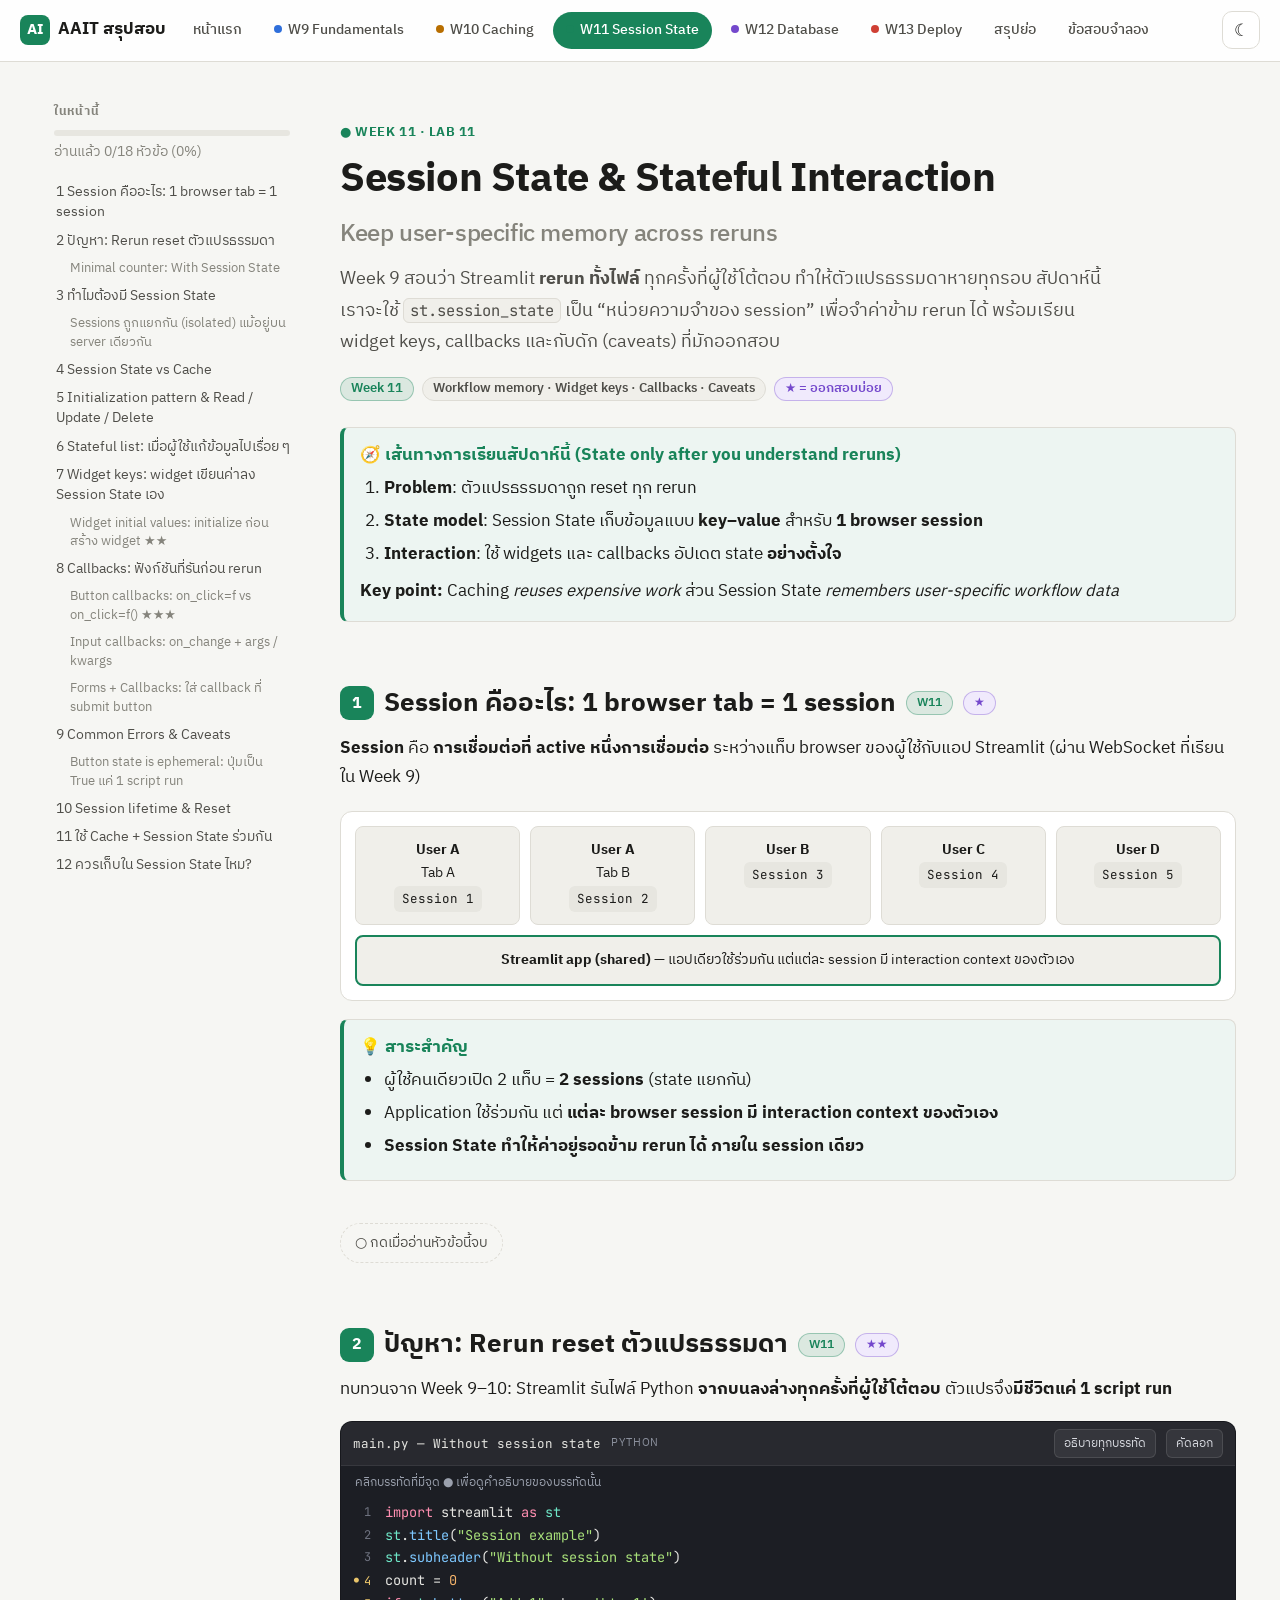
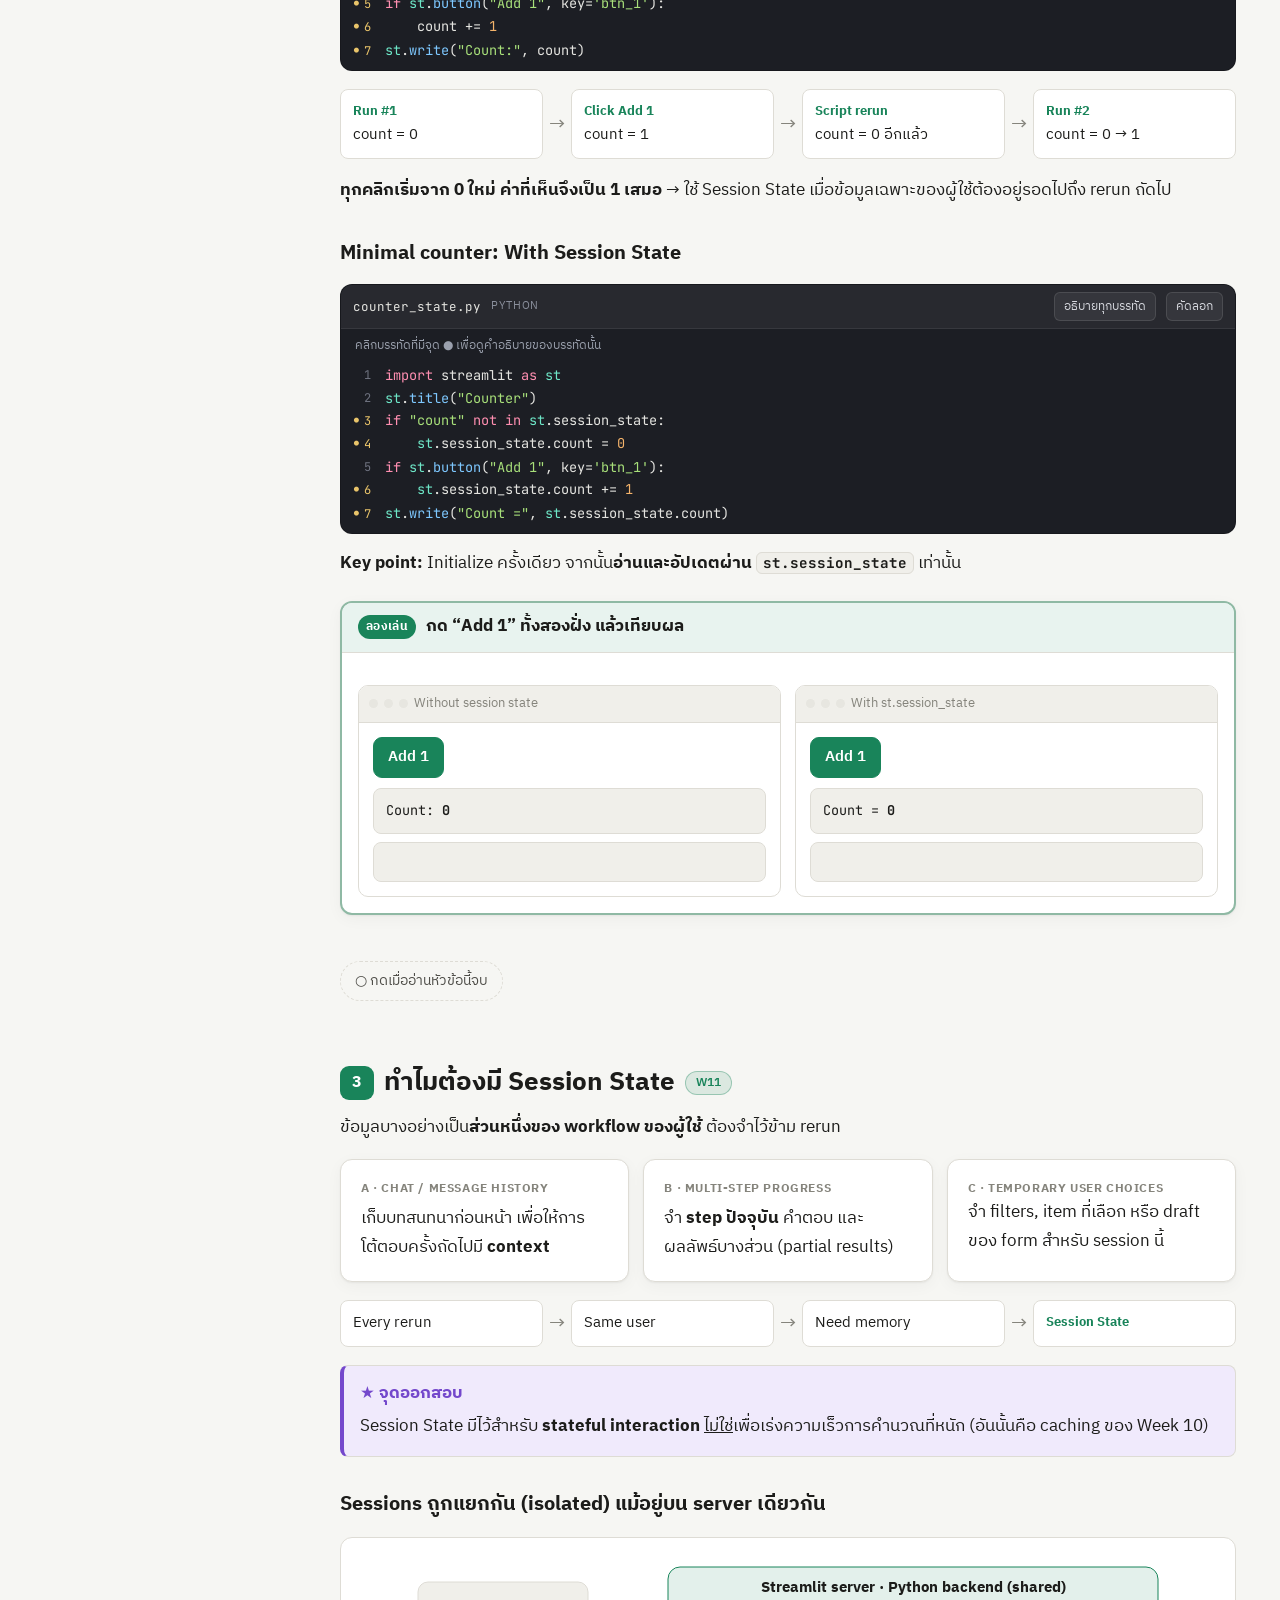
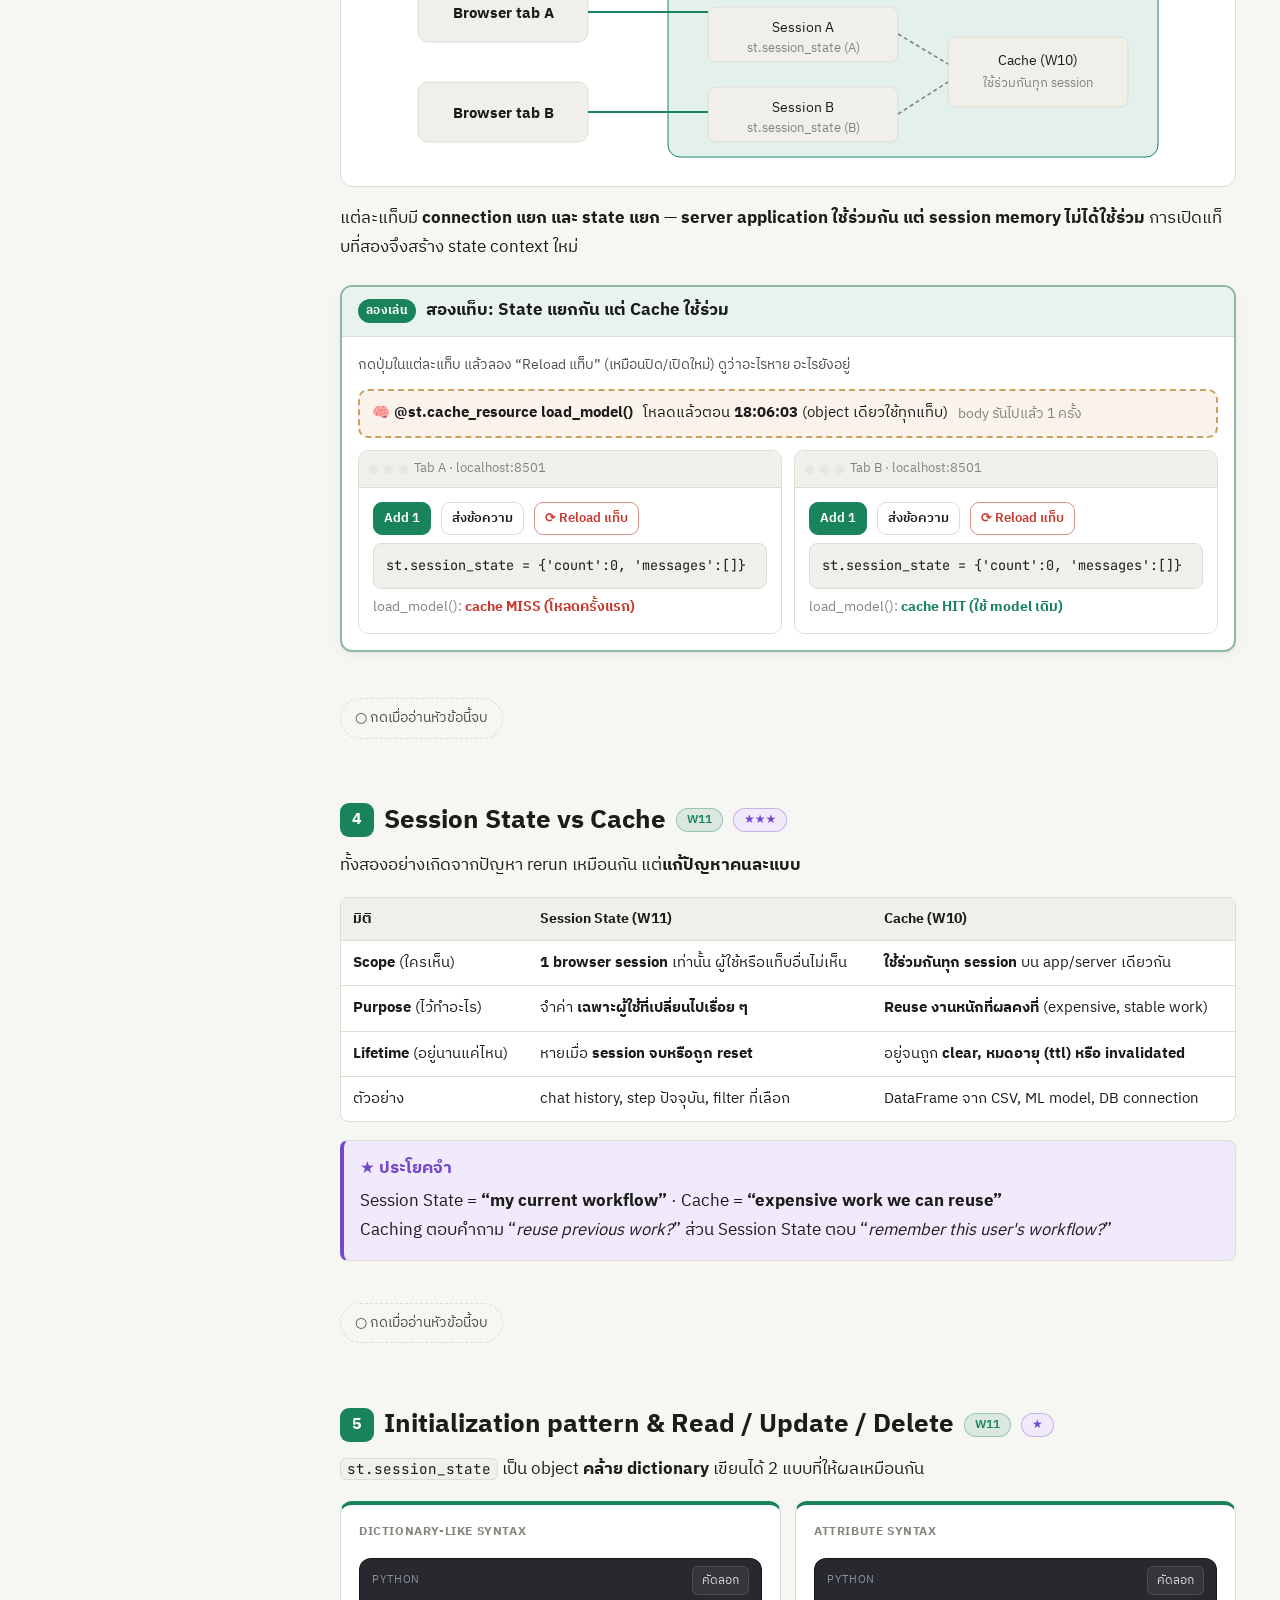
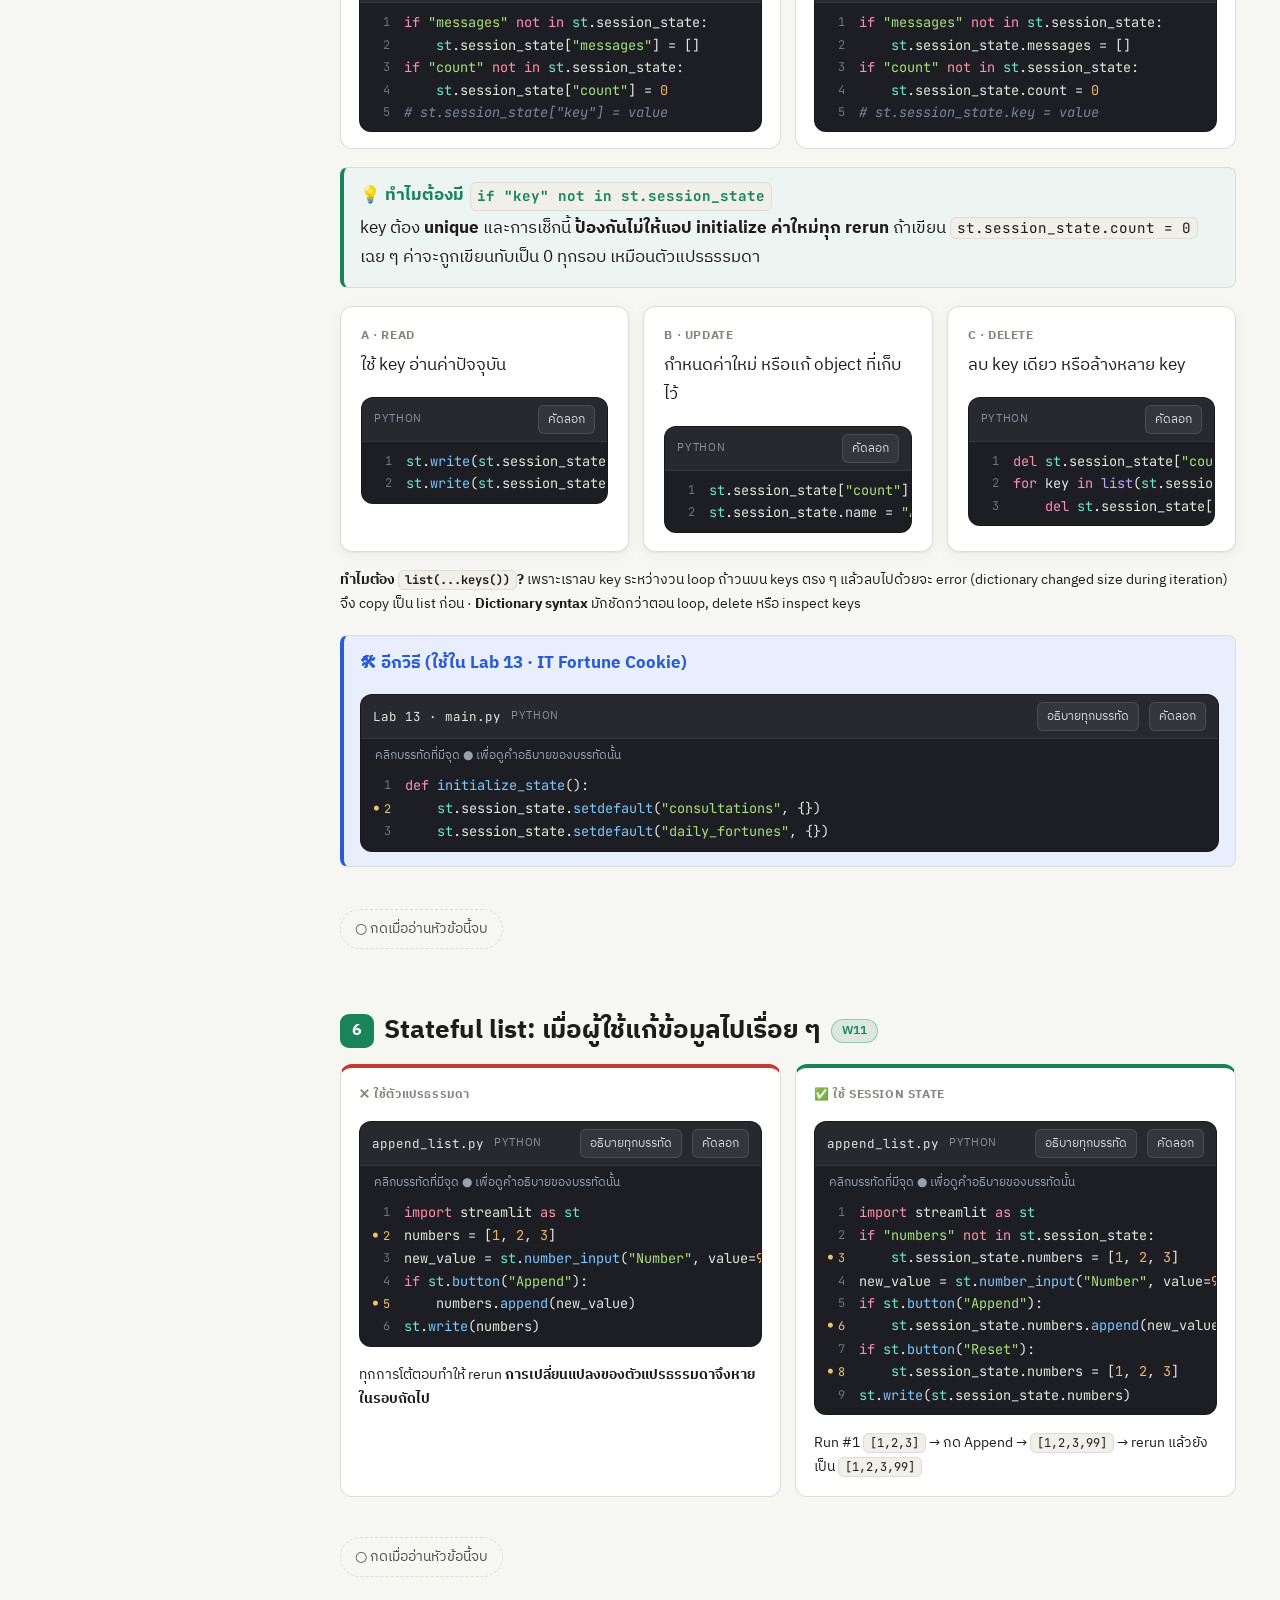
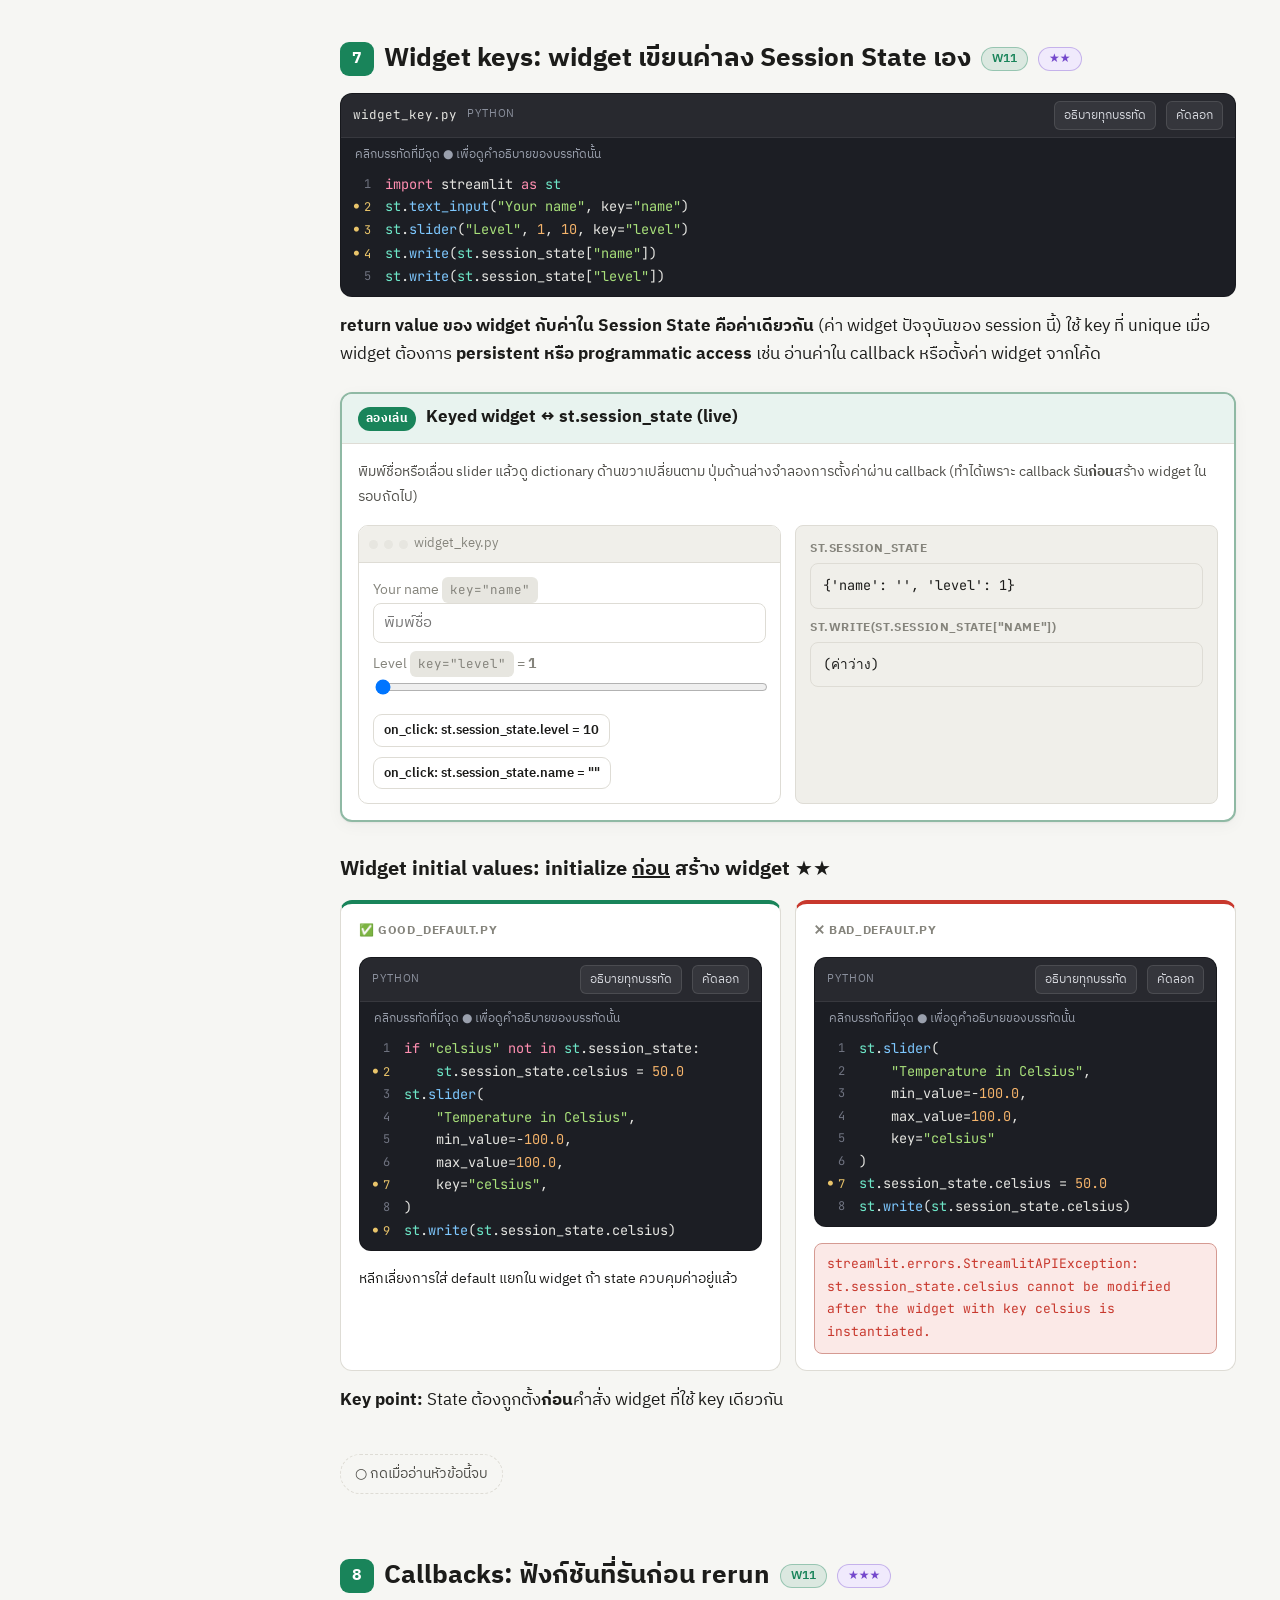
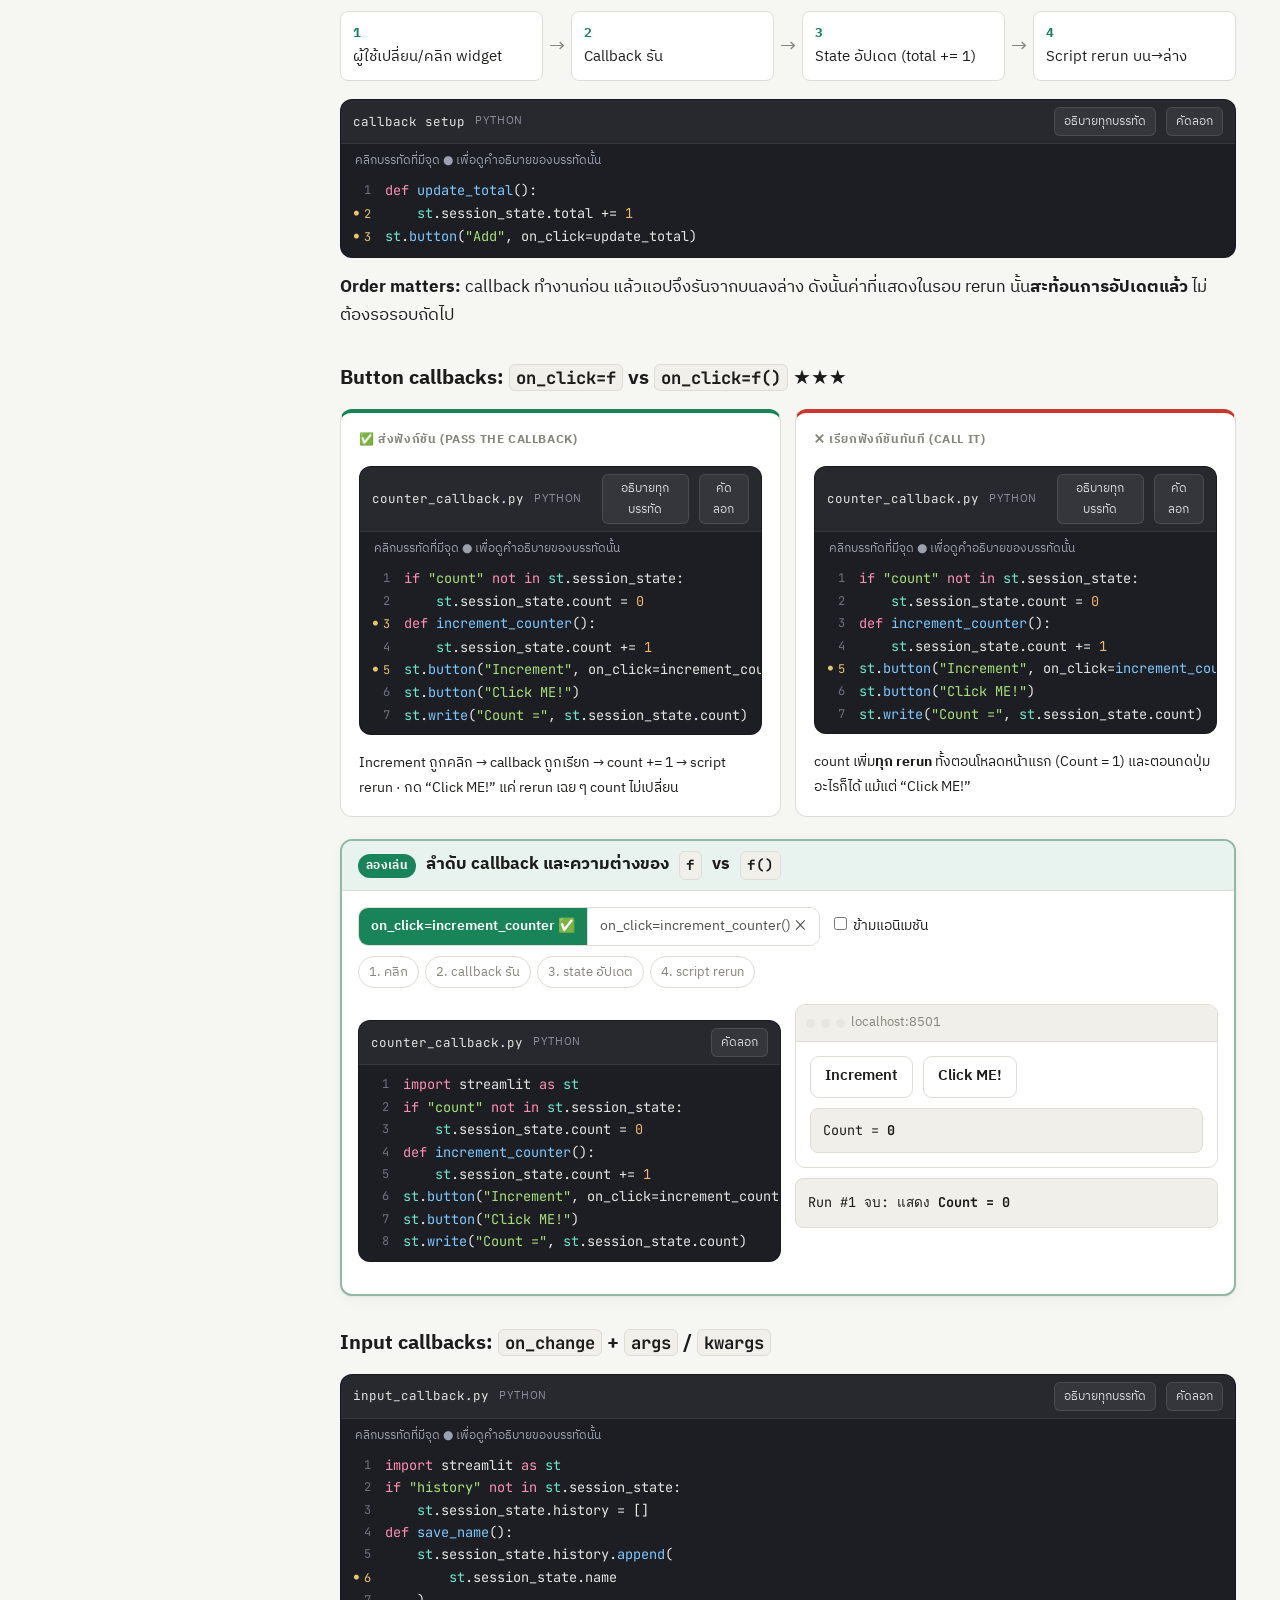
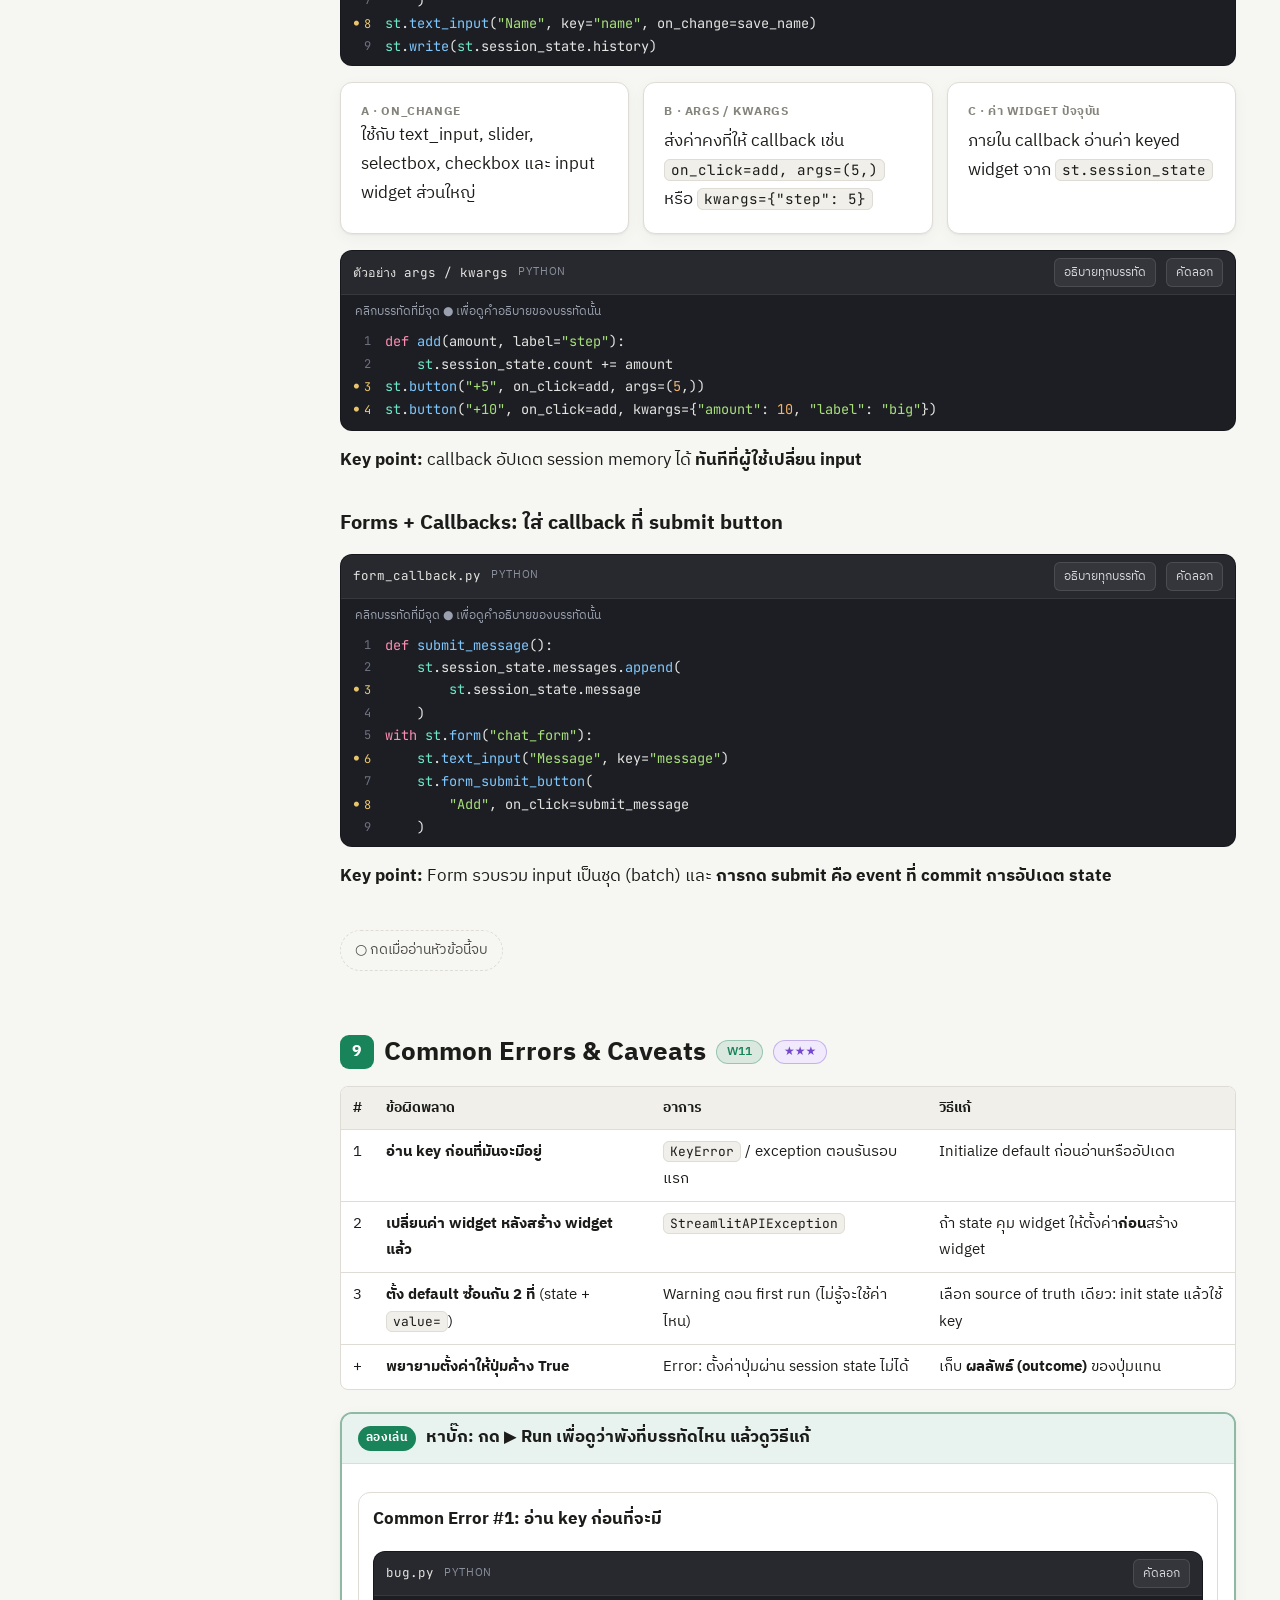
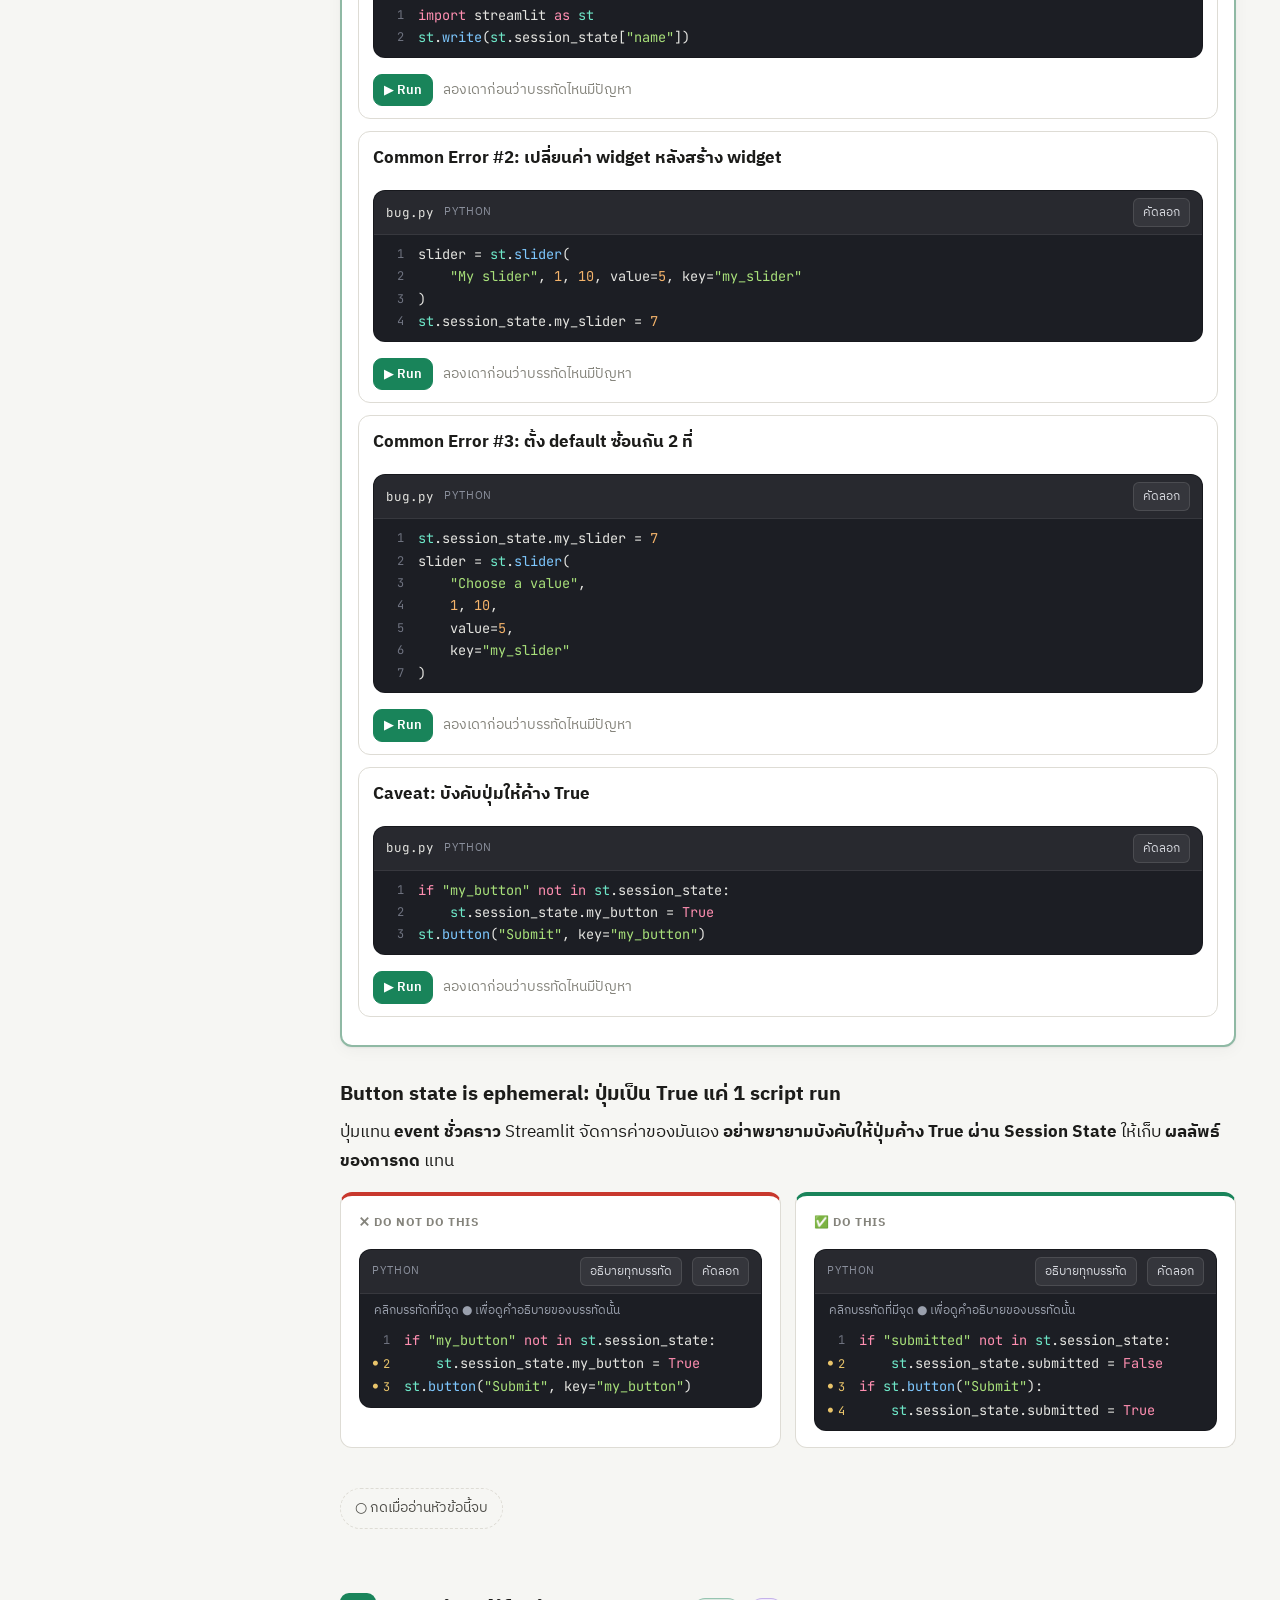
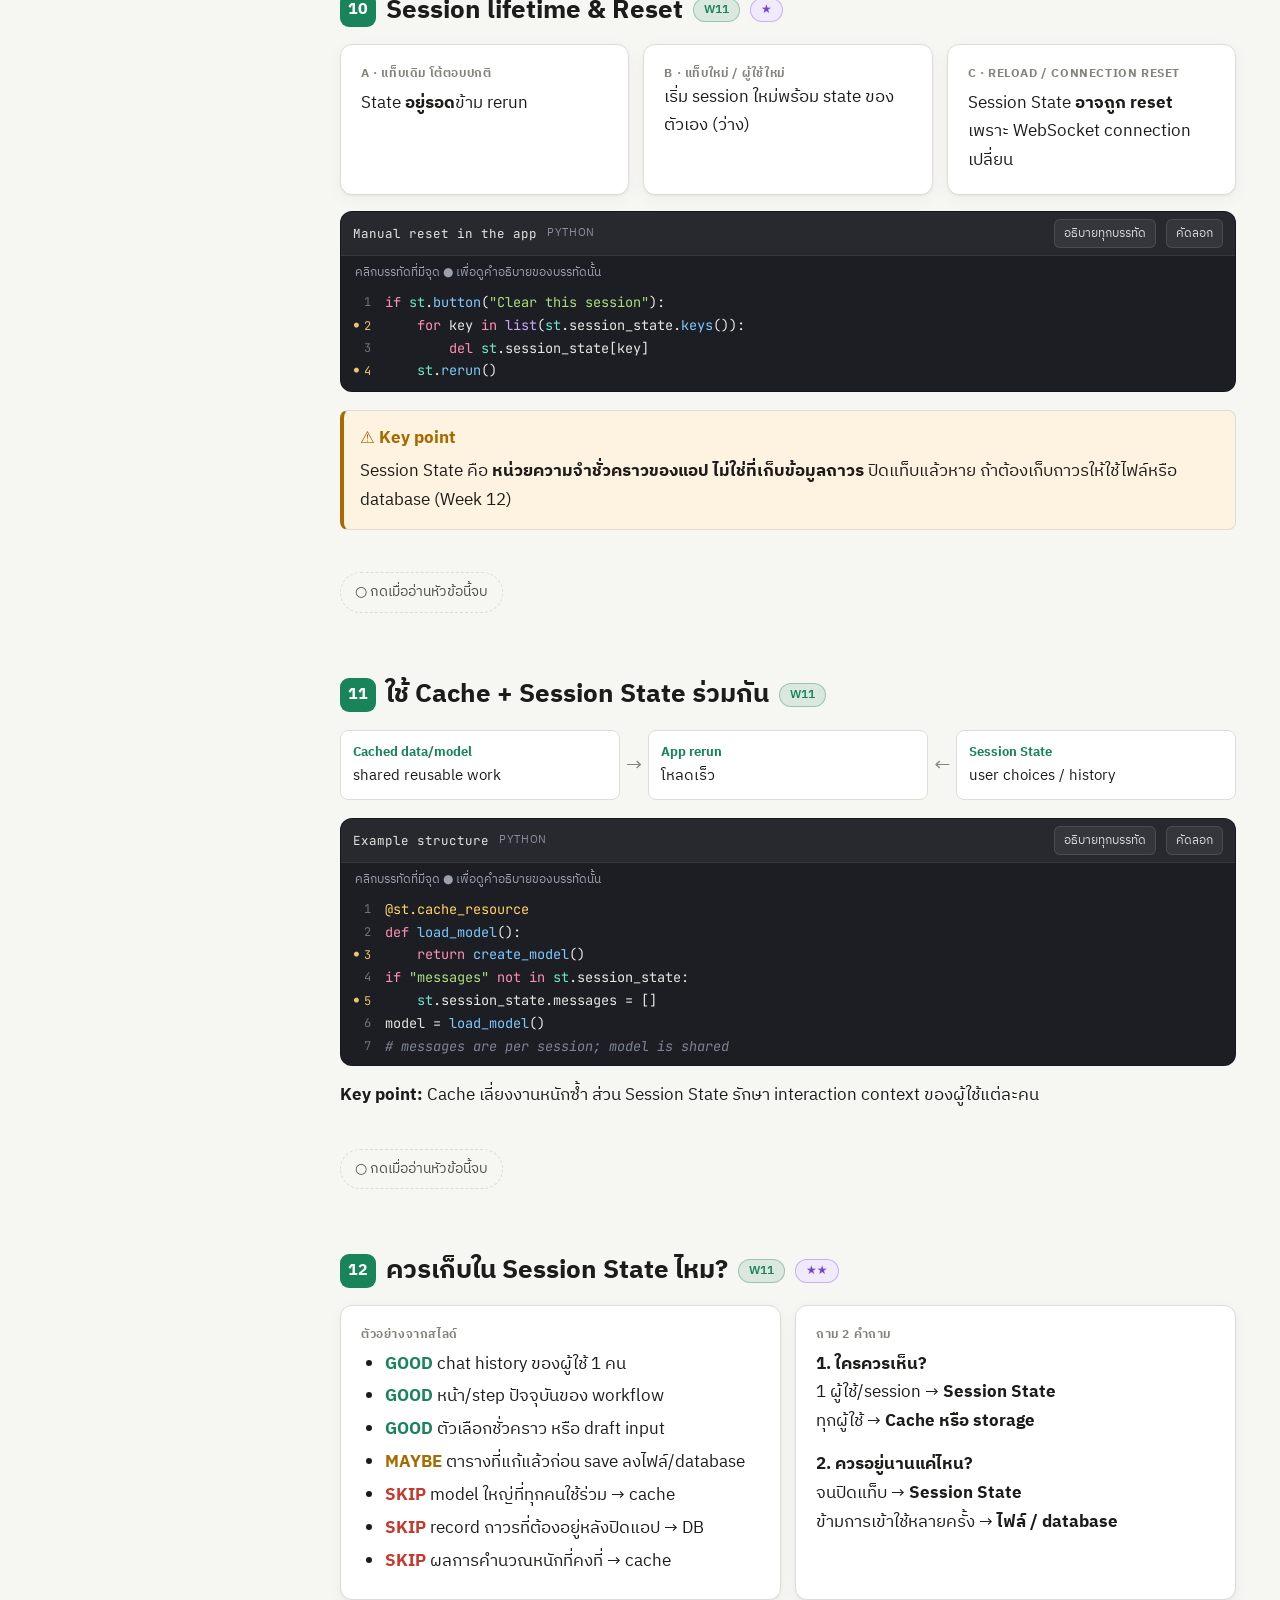
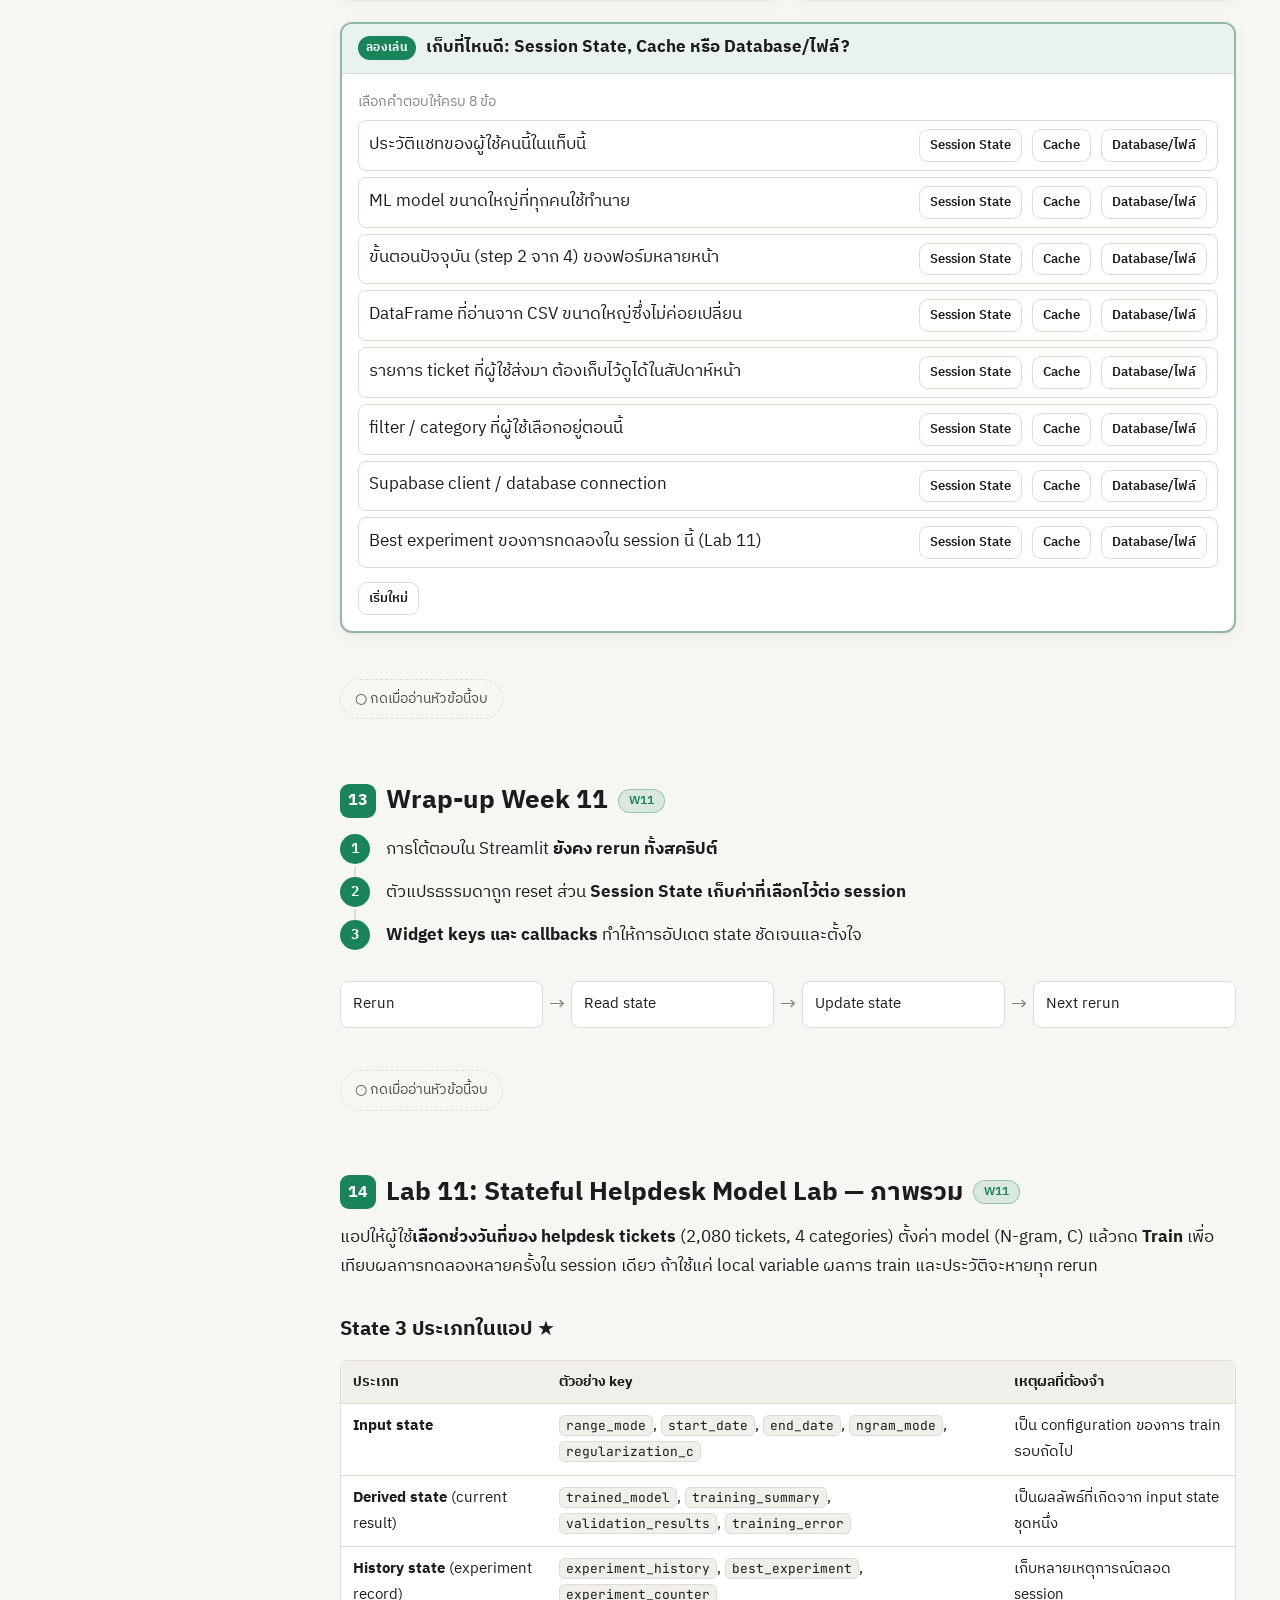
<file: week11.html>
<!doctype html>
<html lang="th">
<head>
<meta charset="utf-8">
<meta name="viewport" content="width=device-width, initial-scale=1">
<title>Week 11 · Session State</title>
<meta name="description" content="สรุป Week 11: Session State, Widget keys, Callbacks, Common errors และ Lab 11 Stateful Helpdesk">
<link rel="stylesheet" href="assets/style.css">
<style>
  .tabs-sim { display: grid; grid-template-columns: repeat(2, minmax(0, 1fr)); gap: 12px; }
  .shared-badge { display: flex; flex-wrap: wrap; gap: 10px; align-items: center; padding: 10px 12px; border: 2px dashed color-mix(in srgb, var(--w10) 55%, var(--border)); border-radius: 10px; background: color-mix(in srgb, var(--w10) 8%, var(--surface)); margin-bottom: 12px; font-size: 14.5px; }
  .phase { display: flex; gap: 6px; flex-wrap: wrap; margin: 8px 0; }
  .phase span { font-size: 13px; padding: 4px 10px; border-radius: 99px; border: 1px solid var(--border); background: var(--surface); color: var(--muted); }
  .phase span.on { background: var(--wk); color: #fff; border-color: var(--wk); font-weight: 600; }
  .bug-case { border: 1px solid var(--border); border-radius: var(--radius); padding: 12px 14px; margin: 12px 0; background: var(--surface); }
  .bug-case h4 { margin: 0 0 6px; }
  .errbox { font-family: var(--mono); font-size: 13px; background: var(--bad-bg); color: var(--bad); border: 1px solid color-mix(in srgb, var(--bad) 40%, var(--border)); border-radius: 8px; padding: 9px 12px; white-space: pre-wrap; word-break: break-word; margin: 8px 0; }
  .warnbox { font-family: var(--mono); font-size: 13px; background: var(--warn-bg); color: var(--warn); border: 1px solid color-mix(in srgb, var(--warn) 40%, var(--border)); border-radius: 8px; padding: 9px 12px; white-space: pre-wrap; word-break: break-word; margin: 8px 0; }
  .ds-grid label { display: block; font-size: 13.5px; color: var(--text-2); }
  .hist-table td, .hist-table th { font-size: 13px; padding: 6px 8px; }
  .hist-table tr.best td { background: var(--ok-bg); }
</style>
</head>
<body class="w11" data-page="w11">
<div class="layout">
<aside class="toc"></aside>
<main>

<section class="hero">
  <span class="eyebrow">● Week 11 · Lab 11</span>
  <h1>Session State &amp; Stateful Interaction<br><span class="muted" style="font-size:.6em;font-weight:500">Keep user-specific memory across reruns</span></h1>
  <p class="lead">Week 9 สอนว่า Streamlit <b>rerun ทั้งไฟล์</b> ทุกครั้งที่ผู้ใช้โต้ตอบ ทำให้ตัวแปรธรรมดาหายทุกรอบ สัปดาห์นี้เราจะใช้ <code>st.session_state</code> เป็น “หน่วยความจำของ session” เพื่อจำค่าข้าม rerun ได้ พร้อมเรียน widget keys, callbacks และกับดัก (caveats) ที่มักออกสอบ</p>
  <div class="meta"><span class="chip w11">Week 11</span><span class="chip">Workflow memory · Widget keys · Callbacks · Caveats</span><span class="chip exam">★ = ออกสอบบ่อย</span></div>
</section>

<div class="callout key">
  <div class="callout-title">🧭 เส้นทางการเรียนสัปดาห์นี้ (State only after you understand reruns)</div>
  <ol style="margin:0">
    <li><b>Problem</b>: ตัวแปรธรรมดาถูก reset ทุก rerun</li>
    <li><b>State model</b>: Session State เก็บข้อมูลแบบ <b>key–value</b> สำหรับ <b>1 browser session</b></li>
    <li><b>Interaction</b>: ใช้ widgets และ callbacks อัปเดต state <b>อย่างตั้งใจ</b></li>
  </ol>
  <p style="margin:8px 0 0"><b>Key point:</b> Caching <i>reuses expensive work</i> ส่วน Session State <i>remembers user-specific workflow data</i></p>
</div>

<!-- ===================================================== -->
<h2><span class="num">1</span> Session คืออะไร: 1 browser tab = 1 session <span class="chip w11">W11</span><span class="chip exam">★</span></h2>
<p><b>Session</b> คือ <b>การเชื่อมต่อที่ active หนึ่งการเชื่อมต่อ</b> ระหว่างแท็บ browser ของผู้ใช้กับแอป Streamlit (ผ่าน WebSocket ที่เรียนใน Week 9)</p>
<div class="diagram">
  <div style="display:grid;grid-template-columns:repeat(5,minmax(90px,1fr));gap:10px;min-width:560px;font-size:13.5px;text-align:center">
    <div class="panel"><b>User A</b><br>Tab A<br><span class="pill">Session 1</span></div>
    <div class="panel"><b>User A</b><br>Tab B<br><span class="pill">Session 2</span></div>
    <div class="panel"><b>User B</b><br><span class="pill">Session 3</span></div>
    <div class="panel"><b>User C</b><br><span class="pill">Session 4</span></div>
    <div class="panel"><b>User D</b><br><span class="pill">Session 5</span></div>
    <div class="panel" style="grid-column:1/-1;border:2px solid var(--wk)"><b>Streamlit app (shared)</b> — แอปเดียวใช้ร่วมกัน แต่แต่ละ session มี interaction context ของตัวเอง</div>
  </div>
</div>
<div class="callout key"><div class="callout-title">💡 สาระสำคัญ</div>
<ul style="margin:0">
<li>ผู้ใช้คนเดียวเปิด 2 แท็บ = <b>2 sessions</b> (state แยกกัน)</li>
<li>Application ใช้ร่วมกัน แต่ <b>แต่ละ browser session มี interaction context ของตัวเอง</b></li>
<li><b>Session State ทำให้ค่าอยู่รอดข้าม rerun ได้ ภายใน session เดียว</b></li>
</ul></div>

<!-- ===================================================== -->
<h2><span class="num">2</span> ปัญหา: Rerun reset ตัวแปรธรรมดา <span class="chip w11">W11</span><span class="chip exam">★★</span></h2>
<p>ทบทวนจาก Week 9–10: Streamlit รันไฟล์ Python <b>จากบนลงล่างทุกครั้งที่ผู้ใช้โต้ตอบ</b> ตัวแปรจึง<b>มีชีวิตแค่ 1 script run</b></p>
<script type="text/plain" class="code" data-title="main.py — Without session state">
import streamlit as st
st.title("Session example")
st.subheader("Without session state")
count = 0                                  ##! บรรทัดนี้ถูกรัน **ทุก rerun** → count กลับเป็น 0 ทุกครั้ง
if st.button("Add 1", key='btn_1'):        ##! คลิกปุ่ม → rerun → ปุ่มเป็น True ในรอบนี้
    count += 1                             ##! 0 + 1 = 1 (แต่รอบหน้าจะเริ่มจาก 0 ใหม่)
st.write("Count:", count)                  ##! จึงเห็น **1 เสมอ** ไม่ว่าจะกดกี่ครั้ง
</script>
<div class="flow">
  <div class="step"><b>Run #1</b>count = 0</div><div class="arrow">→</div>
  <div class="step"><b>Click Add 1</b>count = 1</div><div class="arrow">→</div>
  <div class="step"><b>Script rerun</b>count = 0 อีกแล้ว</div><div class="arrow">→</div>
  <div class="step"><b>Run #2</b>count = 0 → 1</div>
</div>
<p><b>ทุกคลิกเริ่มจาก 0 ใหม่ ค่าที่เห็นจึงเป็น 1 เสมอ</b> → ใช้ Session State เมื่อข้อมูลเฉพาะของผู้ใช้ต้องอยู่รอดไปถึง rerun ถัดไป</p>

<h3>Minimal counter: With Session State</h3>
<script type="text/plain" class="code" data-title="counter_state.py">
import streamlit as st
st.title("Counter")
if "count" not in st.session_state:        ##! **Initialize once**: สร้าง key เฉพาะตอนที่ยังไม่มี (รอบแรกของ session เท่านั้น)
    st.session_state.count = 0             ##! rerun รอบถัดไปเงื่อนไขเป็น False → ไม่เขียนทับค่าเดิม
if st.button("Add 1", key='btn_1'):
    st.session_state.count += 1            ##! อัปเดตค่าที่เก็บไว้นอก script run จึงสะสมได้ 1, 2, 3, ...
st.write("Count =", st.session_state.count)   ##! อ่านค่าปัจจุบันจาก session memory
</script>
<p><b>Key point:</b> Initialize ครั้งเดียว จากนั้น<b>อ่านและอัปเดตผ่าน <code>st.session_state</code></b> เท่านั้น</p>

<div class="sim">
  <div class="sim-head"><span class="tag">ลองเล่น</span> กด “Add 1” ทั้งสองฝั่ง แล้วเทียบผล</div>
  <div class="sim-body">
    <div class="grid c2">
      <div class="fake-app"><div class="bar"><i></i><i></i><i></i><span>Without session state</span></div><div class="content">
        <button class="btn primary" id="c1Btn" type="button">Add 1</button>
        <div class="out" style="margin-top:10px">Count: <b id="c1Val">0</b></div>
        <div class="out log small" id="c1Log" style="margin-top:8px"></div>
      </div></div>
      <div class="fake-app"><div class="bar"><i></i><i></i><i></i><span>With st.session_state</span></div><div class="content">
        <button class="btn primary" id="c2Btn" type="button">Add 1</button>
        <div class="out" style="margin-top:10px">Count = <b id="c2Val">0</b></div>
        <div class="out log small" id="c2Log" style="margin-top:8px"></div>
      </div></div>
    </div>
  </div>
</div>

<!-- ===================================================== -->
<h2><span class="num">3</span> ทำไมต้องมี Session State <span class="chip w11">W11</span></h2>
<p>ข้อมูลบางอย่างเป็น<b>ส่วนหนึ่งของ workflow ของผู้ใช้</b> ต้องจำไว้ข้าม rerun</p>
<div class="grid c3">
  <div class="card"><span class="label">A · Chat / message history</span>เก็บบทสนทนาก่อนหน้า เพื่อให้การโต้ตอบครั้งถัดไปมี <b>context</b></div>
  <div class="card"><span class="label">B · Multi-step progress</span>จำ <b>step ปัจจุบัน</b> คำตอบ และผลลัพธ์บางส่วน (partial results)</div>
  <div class="card"><span class="label">C · Temporary user choices</span>จำ filters, item ที่เลือก หรือ draft ของ form สำหรับ session นี้</div>
</div>
<div class="flow"><div class="step">Every rerun</div><div class="arrow">→</div><div class="step">Same user</div><div class="arrow">→</div><div class="step">Need memory</div><div class="arrow">→</div><div class="step"><b>Session State</b></div></div>
<div class="callout exam"><div class="callout-title">★ จุดออกสอบ</div>
Session State มีไว้สำหรับ <b>stateful interaction</b> <u>ไม่ใช่</u>เพื่อเร่งความเร็วการคำนวณที่หนัก (อันนั้นคือ caching ของ Week 10)</div>

<h3>Sessions ถูกแยกกัน (isolated) แม้อยู่บน server เดียวกัน</h3>
<div class="diagram">
<svg viewBox="0 0 760 220" width="760" role="img" aria-label="สองแท็บ แต่ละแท็บมี session state ของตัวเองบน server เดียว">
  <rect class="box" x="10" y="30" width="170" height="60" rx="10"/><text x="95" y="66" text-anchor="middle" font-size="15" font-weight="700">Browser tab A</text>
  <rect class="box" x="10" y="130" width="170" height="60" rx="10"/><text x="95" y="166" text-anchor="middle" font-size="15" font-weight="700">Browser tab B</text>
  <rect class="box-wk" x="260" y="15" width="490" height="190" rx="12"/>
  <text x="505" y="40" text-anchor="middle" font-size="15" font-weight="700">Streamlit server · Python backend (shared)</text>
  <rect class="box" x="300" y="55" width="190" height="55" rx="8"/><text x="395" y="80" text-anchor="middle" font-size="13.5">Session A</text><text x="395" y="100" text-anchor="middle" font-size="12.5" class="muted-t">st.session_state (A)</text>
  <rect class="box" x="300" y="135" width="190" height="55" rx="8"/><text x="395" y="160" text-anchor="middle" font-size="13.5">Session B</text><text x="395" y="180" text-anchor="middle" font-size="12.5" class="muted-t">st.session_state (B)</text>
  <rect class="box" x="540" y="85" width="180" height="70" rx="8"/><text x="630" y="113" text-anchor="middle" font-size="13.5">Cache (W10)</text><text x="630" y="135" text-anchor="middle" font-size="12.5" class="muted-t">ใช้ร่วมกันทุก session</text>
  <path class="line-wk" d="M180 60 H300" stroke-width="2.2"/><path class="line-wk" d="M180 160 H300" stroke-width="2.2"/>
  <path class="line" d="M490 82 L540 112" stroke-width="1.6" stroke-dasharray="4 3"/><path class="line" d="M490 162 L540 130" stroke-width="1.6" stroke-dasharray="4 3"/>
</svg>
</div>
<p>แต่ละแท็บมี <b>connection แยก และ state แยก</b> — <b>server application ใช้ร่วมกัน แต่ session memory ไม่ได้ใช้ร่วม</b> การเปิดแท็บที่สองจึงสร้าง state context ใหม่</p>

<div class="sim">
  <div class="sim-head"><span class="tag">ลองเล่น</span> สองแท็บ: State แยกกัน แต่ Cache ใช้ร่วม</div>
  <div class="sim-body">
    <p class="howto">กดปุ่มในแต่ละแท็บ แล้วลอง “Reload แท็บ” (เหมือนปิด/เปิดใหม่) ดูว่าอะไรหาย อะไรยังอยู่</p>
    <div class="shared-badge"><b>🧠 @st.cache_resource load_model()</b><span id="tsModel">ยังไม่ถูกเรียก</span><span class="muted small" id="tsCalls">body รันไปแล้ว 0 ครั้ง</span></div>
    <div class="tabs-sim" id="tabsSim"></div>
  </div>
</div>

<!-- ===================================================== -->
<h2><span class="num">4</span> Session State vs Cache <span class="chip w11">W11</span><span class="chip exam">★★★</span></h2>
<p>ทั้งสองอย่างเกิดจากปัญหา rerun เหมือนกัน แต่<b>แก้ปัญหาคนละแบบ</b></p>
<div class="table-wrap"><table>
<thead><tr><th>มิติ</th><th>Session State (W11)</th><th>Cache (W10)</th></tr></thead>
<tbody>
<tr><td><b>Scope</b> (ใครเห็น)</td><td><b>1 browser session</b> เท่านั้น ผู้ใช้หรือแท็บอื่นไม่เห็น</td><td><b>ใช้ร่วมกันทุก session</b> บน app/server เดียวกัน</td></tr>
<tr><td><b>Purpose</b> (ไว้ทำอะไร)</td><td>จำค่า <b>เฉพาะผู้ใช้ที่เปลี่ยนไปเรื่อย ๆ</b></td><td><b>Reuse งานหนักที่ผลคงที่</b> (expensive, stable work)</td></tr>
<tr><td><b>Lifetime</b> (อยู่นานแค่ไหน)</td><td>หายเมื่อ <b>session จบหรือถูก reset</b></td><td>อยู่จนถูก <b>clear, หมดอายุ (ttl) หรือ invalidated</b></td></tr>
<tr><td>ตัวอย่าง</td><td>chat history, step ปัจจุบัน, filter ที่เลือก</td><td>DataFrame จาก CSV, ML model, DB connection</td></tr>
</tbody></table></div>
<div class="callout exam"><div class="callout-title">★ ประโยคจำ</div>
Session State = <b>“my current workflow”</b> · Cache = <b>“expensive work we can reuse”</b><br>
Caching ตอบคำถาม “<i>reuse previous work?</i>” ส่วน Session State ตอบ “<i>remember this user's workflow?</i>”</div>

<!-- ===================================================== -->
<h2><span class="num">5</span> Initialization pattern &amp; Read / Update / Delete <span class="chip w11">W11</span><span class="chip exam">★</span></h2>
<p><code>st.session_state</code> เป็น object <b>คล้าย dictionary</b> เขียนได้ 2 แบบที่ให้ผลเหมือนกัน</p>
<div class="compare">
  <div class="a"><span class="label">Dictionary-like syntax</span>
<script type="text/plain" class="code">
if "messages" not in st.session_state:
    st.session_state["messages"] = []
if "count" not in st.session_state:
    st.session_state["count"] = 0
# st.session_state["key"] = value
</script></div>
  <div class="a"><span class="label">Attribute syntax</span>
<script type="text/plain" class="code">
if "messages" not in st.session_state:
    st.session_state.messages = []
if "count" not in st.session_state:
    st.session_state.count = 0
# st.session_state.key = value
</script></div>
</div>
<div class="callout key"><div class="callout-title">💡 ทำไมต้องมี <code>if "key" not in st.session_state</code></div>
key ต้อง <b>unique</b> และการเช็กนี้ <b>ป้องกันไม่ให้แอป initialize ค่าใหม่ทุก rerun</b> ถ้าเขียน <code>st.session_state.count = 0</code> เฉย ๆ ค่าจะถูกเขียนทับเป็น 0 ทุกรอบ เหมือนตัวแปรธรรมดา</div>

<div class="grid c3">
  <div class="card"><span class="label">A · Read</span>ใช้ key อ่านค่าปัจจุบัน
<script type="text/plain" class="code">
st.write(st.session_state["count"])
st.write(st.session_state.count)
</script></div>
  <div class="card"><span class="label">B · Update</span>กำหนดค่าใหม่ หรือแก้ object ที่เก็บไว้
<script type="text/plain" class="code">
st.session_state["count"] += 1
st.session_state.name = "Ada"
</script></div>
  <div class="card"><span class="label">C · Delete</span>ลบ key เดียว หรือล้างหลาย key
<script type="text/plain" class="code">
del st.session_state["count"]
for key in list(st.session_state.keys()):
    del st.session_state[key]
</script></div>
</div>
<p class="small"><b>ทำไมต้อง <code>list(...keys())</code>?</b> เพราะเราลบ key ระหว่างวน loop ถ้าวนบน keys ตรง ๆ แล้วลบไปด้วยจะ error (dictionary changed size during iteration) จึง copy เป็น list ก่อน · <b>Dictionary syntax</b> มักชัดกว่าตอน loop, delete หรือ inspect keys</p>
<div class="callout tip"><div class="callout-title">🛠 อีกวิธี (ใช้ใน Lab 13 · IT Fortune Cookie)</div>
<script type="text/plain" class="code" data-title="Lab 13 · main.py">
def initialize_state():
    st.session_state.setdefault("consultations", {})     ##! `setdefault(key, default)`: ถ้ายังไม่มี key จะตั้งค่า default ให้ ถ้ามีแล้วจะไม่ทำอะไร = ผลเดียวกับ `if key not in ...`
    st.session_state.setdefault("daily_fortunes", {})
</script></div>

<!-- ===================================================== -->
<h2><span class="num">6</span> Stateful list: เมื่อผู้ใช้แก้ข้อมูลไปเรื่อย ๆ <span class="chip w11">W11</span></h2>
<div class="compare">
  <div class="bad"><span class="label">❌ ใช้ตัวแปรธรรมดา</span>
<script type="text/plain" class="code" data-title="append_list.py">
import streamlit as st
numbers = [1, 2, 3]                  ##! สร้าง list ใหม่ทุก rerun
new_value = st.number_input("Number", value=99)
if st.button("Append"):
    numbers.append(new_value)        ##! เพิ่มได้แค่ในรอบนี้ รอบหน้ากลับเป็น [1, 2, 3]
st.write(numbers)
</script>
  <p class="small">ทุกการโต้ตอบทำให้ rerun <b>การเปลี่ยนแปลงของตัวแปรธรรมดาจึงหายในรอบถัดไป</b></p></div>
  <div class="good"><span class="label">✅ ใช้ Session State</span>
<script type="text/plain" class="code" data-title="append_list.py">
import streamlit as st
if "numbers" not in st.session_state:
    st.session_state.numbers = [1, 2, 3]       ##! สร้างครั้งเดียวตอนเริ่ม session
new_value = st.number_input("Number", value=99)
if st.button("Append"):
    st.session_state.numbers.append(new_value) ##! แก้ list ที่เก็บใน state → อยู่รอดข้าม rerun
if st.button("Reset"):
    st.session_state.numbers = [1, 2, 3]       ##! กำหนดค่าใหม่ทั้งก้อน = reset
st.write(st.session_state.numbers)
</script>
  <p class="small">Run #1 <code>[1,2,3]</code> → กด Append → <code>[1,2,3,99]</code> → rerun แล้วยังเป็น <code>[1,2,3,99]</code></p></div>
</div>

<!-- ===================================================== -->
<h2><span class="num">7</span> Widget keys: widget เขียนค่าลง Session State เอง <span class="chip w11">W11</span><span class="chip exam">★★</span></h2>
<script type="text/plain" class="code" data-title="widget_key.py">
import streamlit as st
st.text_input("Your name", key="name")      ##! ใส่ `key="name"` → ค่าของ widget นี้ถูกเก็บใน `st.session_state["name"]` อัตโนมัติ
st.slider("Level", 1, 10, key="level")      ##! slider ค่าอยู่ที่ `st.session_state["level"]`
st.write(st.session_state["name"])          ##! อ่านค่า widget ผ่าน session state ได้ แม้ไม่ได้เก็บ return value ใส่ตัวแปร
st.write(st.session_state["level"])
</script>
<p><b>return value ของ widget กับค่าใน Session State คือค่าเดียวกัน</b> (ค่า widget ปัจจุบันของ session นี้) ใช้ key ที่ unique เมื่อ widget ต้องการ <b>persistent หรือ programmatic access</b> เช่น อ่านค่าใน callback หรือตั้งค่า widget จากโค้ด</p>

<div class="sim">
  <div class="sim-head"><span class="tag">ลองเล่น</span> Keyed widget ↔ st.session_state (live)</div>
  <div class="sim-body">
    <p class="howto">พิมพ์ชื่อหรือเลื่อน slider แล้วดู dictionary ด้านขวาเปลี่ยนตาม ปุ่มด้านล่างจำลองการตั้งค่าผ่าน callback (ทำได้เพราะ callback รัน<b>ก่อน</b>สร้าง widget ในรอบถัดไป)</p>
    <div class="grid c2">
      <div class="fake-app"><div class="bar"><i></i><i></i><i></i><span>widget_key.py</span></div><div class="content">
        <div class="small muted">Your name <span class="pill">key="name"</span></div><input type="text" id="kwName" value="" placeholder="พิมพ์ชื่อ" style="width:100%">
        <div class="small muted" style="margin-top:8px">Level <span class="pill">key="level"</span> = <b id="kwLv">1</b></div><input type="range" id="kwLevel" min="1" max="10" value="1" style="width:100%">
        <div class="row" style="margin-top:8px"><button class="btn sm" id="kwMax" type="button">on_click: st.session_state.level = 10</button><button class="btn sm" id="kwClear" type="button">on_click: st.session_state.name = ""</button></div>
      </div></div>
      <div class="panel"><span class="label">st.session_state</span><div class="out" id="kwState"></div><span class="label" style="margin-top:8px">st.write(st.session_state["name"])</span><div class="out" id="kwWrite"></div></div>
    </div>
  </div>
</div>

<h3>Widget initial values: initialize <u>ก่อน</u> สร้าง widget ★★</h3>
<div class="compare">
  <div class="good"><span class="label">✅ good_default.py</span>
<script type="text/plain" class="code">
if "celsius" not in st.session_state:
    st.session_state.celsius = 50.0    ##! 1. Initialize state ก่อน
st.slider(
    "Temperature in Celsius",
    min_value=-100.0,
    max_value=100.0,
    key="celsius",                     ##! 2. สร้าง widget ด้วย key เดียวกัน ไม่ต้องใส่ `value=` ซ้ำ
)
st.write(st.session_state.celsius)     ##! 3. อ่านค่าปัจจุบันจาก session state
</script>
  <p class="small">หลีกเลี่ยงการใส่ default แยกใน widget ถ้า state ควบคุมค่าอยู่แล้ว</p></div>
  <div class="bad"><span class="label">❌ bad_default.py</span>
<script type="text/plain" class="code">
st.slider(
    "Temperature in Celsius",
    min_value=-100.0,
    max_value=100.0,
    key="celsius"
)
st.session_state.celsius = 50.0        ##! ตั้งค่า **หลัง** สร้าง widget ที่มี key เดียวกัน → error!
st.write(st.session_state.celsius)
</script>
  <div class="errbox">streamlit.errors.StreamlitAPIException: st.session_state.celsius cannot be modified after the widget with key celsius is instantiated.</div></div>
</div>
<p><b>Key point:</b> State ต้องถูกตั้ง<b>ก่อน</b>คำสั่ง widget ที่ใช้ key เดียวกัน</p>

<!-- ===================================================== -->
<h2><span class="num">8</span> Callbacks: ฟังก์ชันที่รันก่อน rerun <span class="chip w11">W11</span><span class="chip exam">★★★</span></h2>
<div class="flow">
  <div class="step"><b>1</b>ผู้ใช้เปลี่ยน/คลิก widget</div><div class="arrow">→</div>
  <div class="step"><b>2</b>Callback รัน</div><div class="arrow">→</div>
  <div class="step"><b>3</b>State อัปเดต (total += 1)</div><div class="arrow">→</div>
  <div class="step"><b>4</b>Script rerun บน→ล่าง</div>
</div>
<script type="text/plain" class="code" data-title="callback setup">
def update_total():
    st.session_state.total += 1          ##! callback = ฟังก์ชันธรรมดาที่แก้ session state
st.button("Add", on_click=update_total)  ##! ผูก callback กับปุ่ม: คลิกแล้ว Streamlit เรียก `update_total` **ก่อน** rerun
</script>
<p><b>Order matters:</b> callback ทำงานก่อน แล้วแอปจึงรันจากบนลงล่าง ดังนั้นค่าที่แสดงในรอบ rerun นั้น<b>สะท้อนการอัปเดตแล้ว</b> ไม่ต้องรอรอบถัดไป</p>

<h3>Button callbacks: <code>on_click=f</code> vs <code>on_click=f()</code> ★★★</h3>
<div class="compare">
  <div class="good"><span class="label">✅ ส่งฟังก์ชัน (pass the callback)</span>
<script type="text/plain" class="code" data-title="counter_callback.py">
if "count" not in st.session_state:
    st.session_state.count = 0
def increment_counter():                  ##! 1. นิยาม callback **ก่อน** สร้าง widget
    st.session_state.count += 1
st.button("Increment", on_click=increment_counter)   ##! 2. ส่ง “ตัวฟังก์ชัน” ให้ Streamlit เรียกตอนปุ่มถูกคลิก
st.button("Click ME!")
st.write("Count =", st.session_state.count)
</script>
  <p class="small">Increment ถูกคลิก → callback ถูกเรียก → count += 1 → script rerun · กด “Click ME!” แค่ rerun เฉย ๆ count ไม่เปลี่ยน</p></div>
  <div class="bad"><span class="label">❌ เรียกฟังก์ชันทันที (call it)</span>
<script type="text/plain" class="code" data-title="counter_callback.py">
if "count" not in st.session_state:
    st.session_state.count = 0
def increment_counter():
    st.session_state.count += 1
st.button("Increment", on_click=increment_counter())  ##! มี `()` = **เรียกฟังก์ชันตอน script รันถึงบรรทัดนี้** ทุก rerun และส่งค่าที่คืน (None) ให้ on_click
st.button("Click ME!")
st.write("Count =", st.session_state.count)
</script>
  <p class="small">count เพิ่ม<b>ทุก rerun</b> ทั้งตอนโหลดหน้าแรก (Count = 1) และตอนกดปุ่มอะไรก็ได้ แม้แต่ “Click ME!”</p></div>
</div>

<div class="sim">
  <div class="sim-head"><span class="tag">ลองเล่น</span> ลำดับ callback และความต่างของ <code>f</code> vs <code>f()</code></div>
  <div class="sim-body">
    <div class="row" style="margin-bottom:10px">
      <div class="seg" id="cbMode"><button type="button" class="on" data-m="pass">on_click=increment_counter ✅</button><button type="button" data-m="call">on_click=increment_counter() ❌</button></div>
      <label class="small"><input type="checkbox" id="cbFast"> ข้ามแอนิเมชัน</label>
    </div>
    <div class="phase" id="cbPhase"><span data-p="1">1. คลิก</span><span data-p="2">2. callback รัน</span><span data-p="3">3. state อัปเดต</span><span data-p="4">4. script rerun</span></div>
    <div class="grid c2">
      <div id="cbCode"></div>
      <div>
        <div class="fake-app"><div class="bar"><i></i><i></i><i></i><span>localhost:8501</span></div><div class="content">
          <div class="row"><button class="btn" id="cbInc" type="button">Increment</button><button class="btn" id="cbMe" type="button">Click ME!</button></div>
          <div class="out" style="margin-top:10px">Count = <b id="cbVal">0</b></div>
        </div></div>
        <div class="out log small" id="cbLog" style="margin-top:10px"></div>
      </div>
    </div>
  </div>
</div>

<h3>Input callbacks: <code>on_change</code> + <code>args</code> / <code>kwargs</code></h3>
<script type="text/plain" class="code" data-title="input_callback.py">
import streamlit as st
if "history" not in st.session_state:
    st.session_state.history = []
def save_name():
    st.session_state.history.append(
        st.session_state.name                 ##! ใน callback อ่านค่า widget ปัจจุบันผ่าน key (ค่าใหม่ถูกเขียนลง state แล้วก่อน callback ถูกเรียก)
    )
st.text_input("Name", key="name", on_change=save_name)   ##! `on_change` = เรียกเมื่อค่าของ widget เปลี่ยน
st.write(st.session_state.history)
</script>
<div class="grid c3">
  <div class="card"><span class="label">A · on_change</span>ใช้กับ text_input, slider, selectbox, checkbox และ input widget ส่วนใหญ่</div>
  <div class="card"><span class="label">B · args / kwargs</span>ส่งค่าคงที่ให้ callback เช่น <code>on_click=add, args=(5,)</code> หรือ <code>kwargs={"step": 5}</code></div>
  <div class="card"><span class="label">C · ค่า widget ปัจจุบัน</span>ภายใน callback อ่านค่า keyed widget จาก <code>st.session_state</code></div>
</div>
<script type="text/plain" class="code" data-title="ตัวอย่าง args / kwargs">
def add(amount, label="step"):
    st.session_state.count += amount
st.button("+5", on_click=add, args=(5,))                        ##! `args` เป็น tuple → เรียก `add(5)` (ต้องมี comma: `(5,)`)
st.button("+10", on_click=add, kwargs={"amount": 10, "label": "big"})   ##! `kwargs` เป็น dict → เรียก `add(amount=10, label="big")`
</script>
<p><b>Key point:</b> callback อัปเดต session memory ได้ <b>ทันทีที่ผู้ใช้เปลี่ยน input</b></p>

<h3>Forms + Callbacks: ใส่ callback ที่ submit button</h3>
<script type="text/plain" class="code" data-title="form_callback.py">
def submit_message():
    st.session_state.messages.append(
        st.session_state.message              ##! อ่านค่าที่พิมพ์ใน form ผ่าน key "message"
    )
with st.form("chat_form"):
    st.text_input("Message", key="message")   ##! widget ใน form ใส่ on_change ไม่ได้ (เพราะยังไม่ส่งค่าจนกว่าจะ submit)
    st.form_submit_button(
        "Add", on_click=submit_message        ##! callback ของ form ต้องอยู่ที่ **submit button** เท่านั้น
    )
</script>
<p><b>Key point:</b> Form รวบรวม input เป็นชุด (batch) และ <b>การกด submit คือ event ที่ commit การอัปเดต state</b></p>

<!-- ===================================================== -->
<h2><span class="num">9</span> Common Errors &amp; Caveats <span class="chip w11">W11</span><span class="chip exam">★★★</span></h2>
<div class="table-wrap"><table>
<thead><tr><th>#</th><th>ข้อผิดพลาด</th><th>อาการ</th><th>วิธีแก้</th></tr></thead>
<tbody>
<tr><td>1</td><td><b>อ่าน key ก่อนที่มันจะมีอยู่</b></td><td><code>KeyError</code> / exception ตอนรันรอบแรก</td><td>Initialize default ก่อนอ่านหรืออัปเดต</td></tr>
<tr><td>2</td><td><b>เปลี่ยนค่า widget หลังสร้าง widget แล้ว</b></td><td><code>StreamlitAPIException</code></td><td>ถ้า state คุม widget ให้ตั้งค่า<b>ก่อน</b>สร้าง widget</td></tr>
<tr><td>3</td><td><b>ตั้ง default ซ้อนกัน 2 ที่</b> (state + <code>value=</code>)</td><td>Warning ตอน first run (ไม่รู้จะใช้ค่าไหน)</td><td>เลือก source of truth เดียว: init state แล้วใช้ key</td></tr>
<tr><td>+</td><td><b>พยายามตั้งค่าให้ปุ่มค้าง True</b></td><td>Error: ตั้งค่าปุ่มผ่าน session state ไม่ได้</td><td>เก็บ <b>ผลลัพธ์ (outcome)</b> ของปุ่มแทน</td></tr>
</tbody></table></div>

<div class="sim">
  <div class="sim-head"><span class="tag">ลองเล่น</span> หาบั๊ก: กด ▶ Run เพื่อดูว่าพังที่บรรทัดไหน แล้วดูวิธีแก้</div>
  <div class="sim-body"><div id="bugList"></div></div>
</div>

<h3>Button state is ephemeral: ปุ่มเป็น True แค่ 1 script run</h3>
<p>ปุ่มแทน <b>event ชั่วคราว</b> Streamlit จัดการค่าของมันเอง <b>อย่าพยายามบังคับให้ปุ่มค้าง True ผ่าน Session State</b> ให้เก็บ <b>ผลลัพธ์ของการกด</b> แทน</p>
<div class="compare">
  <div class="bad"><span class="label">❌ Do not do this</span>
<script type="text/plain" class="code">
if "my_button" not in st.session_state:
    st.session_state.my_button = True    ##! พยายามตั้งค่าให้ key ของปุ่ม
st.button("Submit", key="my_button")     ##! ERROR: ค่าของปุ่มตั้งผ่าน session state ไม่ได้
</script></div>
  <div class="good"><span class="label">✅ Do this</span>
<script type="text/plain" class="code">
if "submitted" not in st.session_state:
    st.session_state.submitted = False   ##! เก็บ “ผลลัพธ์” แยกเป็น key ของเราเอง
if st.button("Submit"):                  ##! button state = temporary event
    st.session_state.submitted = True    ##! submitted state = persistent outcome
</script></div>
</div>

<!-- ===================================================== -->
<h2><span class="num">10</span> Session lifetime &amp; Reset <span class="chip w11">W11</span><span class="chip exam">★</span></h2>
<div class="grid c3">
  <div class="card"><span class="label">A · แท็บเดิม โต้ตอบปกติ</span>State <b>อยู่รอด</b>ข้าม rerun</div>
  <div class="card"><span class="label">B · แท็บใหม่ / ผู้ใช้ใหม่</span>เริ่ม session ใหม่พร้อม state ของตัวเอง (ว่าง)</div>
  <div class="card"><span class="label">C · Reload / connection reset</span>Session State <b>อาจถูก reset</b> เพราะ WebSocket connection เปลี่ยน</div>
</div>
<script type="text/plain" class="code" data-title="Manual reset in the app">
if st.button("Clear this session"):
    for key in list(st.session_state.keys()):   ##! copy keys เป็น list ก่อน แล้วค่อยลบทีละตัว
        del st.session_state[key]
    st.rerun()                                  ##! สั่ง rerun ทันที เพื่อให้หน้าจอวาดใหม่จาก state ที่ว่างแล้ว (init ใหม่ตั้งแต่ต้น)
</script>
<div class="callout warn"><div class="callout-title">⚠ Key point</div>Session State คือ <b>หน่วยความจำชั่วคราวของแอป ไม่ใช่ที่เก็บข้อมูลถาวร</b> ปิดแท็บแล้วหาย ถ้าต้องเก็บถาวรให้ใช้ไฟล์หรือ database (Week 12)</div>

<!-- ===================================================== -->
<h2><span class="num">11</span> ใช้ Cache + Session State ร่วมกัน <span class="chip w11">W11</span></h2>
<div class="flow"><div class="step"><b>Cached data/model</b>shared reusable work</div><div class="arrow">→</div><div class="step"><b>App rerun</b>โหลดเร็ว</div><div class="arrow">←</div><div class="step"><b>Session State</b>user choices / history</div></div>
<script type="text/plain" class="code" data-title="Example structure">
@st.cache_resource
def load_model():
    return create_model()                 ##! model หนักโหลดครั้งเดียว **ใช้ร่วมทุก session** (Week 10)
if "messages" not in st.session_state:
    st.session_state.messages = []       ##! ประวัติแชท **แยกของแต่ละ session**
model = load_model()
# messages are per session; model is shared
</script>
<p><b>Key point:</b> Cache เลี่ยงงานหนักซ้ำ ส่วน Session State รักษา interaction context ของผู้ใช้แต่ละคน</p>

<!-- ===================================================== -->
<h2><span class="num">12</span> ควรเก็บใน Session State ไหม? <span class="chip w11">W11</span><span class="chip exam">★★</span></h2>
<div class="grid c2">
  <div class="card">
    <span class="label">ตัวอย่างจากสไลด์</span>
    <ul style="margin:0">
      <li><b style="color:var(--ok)">GOOD</b> chat history ของผู้ใช้ 1 คน</li>
      <li><b style="color:var(--ok)">GOOD</b> หน้า/step ปัจจุบันของ workflow</li>
      <li><b style="color:var(--ok)">GOOD</b> ตัวเลือกชั่วคราว หรือ draft input</li>
      <li><b style="color:var(--warn)">MAYBE</b> ตารางที่แก้แล้วก่อน save ลงไฟล์/database</li>
      <li><b style="color:var(--bad)">SKIP</b> model ใหญ่ที่ทุกคนใช้ร่วม → cache</li>
      <li><b style="color:var(--bad)">SKIP</b> record ถาวรที่ต้องอยู่หลังปิดแอป → DB</li>
      <li><b style="color:var(--bad)">SKIP</b> ผลการคำนวณหนักที่คงที่ → cache</li>
    </ul>
  </div>
  <div class="card">
    <span class="label">ถาม 2 คำถาม</span>
    <p><b>1. ใครควรเห็น?</b><br>1 ผู้ใช้/session → <b>Session State</b><br>ทุกผู้ใช้ → <b>Cache หรือ storage</b></p>
    <p style="margin:0"><b>2. ควรอยู่นานแค่ไหน?</b><br>จนปิดแท็บ → <b>Session State</b><br>ข้ามการเข้าใช้หลายครั้ง → <b>ไฟล์ / database</b></p>
  </div>
</div>
<div class="sim">
  <div class="sim-head"><span class="tag">ลองเล่น</span> เก็บที่ไหนดี: Session State, Cache หรือ Database/ไฟล์?</div>
  <div class="sim-body"><div id="sortState"></div></div>
</div>

<!-- ===================================================== -->
<h2><span class="num">13</span> Wrap-up Week 11 <span class="chip w11">W11</span></h2>
<ol class="steps">
  <li>การโต้ตอบใน Streamlit <b>ยังคง rerun ทั้งสคริปต์</b></li>
  <li>ตัวแปรธรรมดาถูก reset ส่วน <b>Session State เก็บค่าที่เลือกไว้ต่อ session</b></li>
  <li><b>Widget keys และ callbacks</b> ทำให้การอัปเดต state ชัดเจนและตั้งใจ</li>
</ol>
<div class="flow"><div class="step">Rerun</div><div class="arrow">→</div><div class="step">Read state</div><div class="arrow">→</div><div class="step">Update state</div><div class="arrow">→</div><div class="step">Next rerun</div></div>

<!-- ===================================================== -->
<h2><span class="num">14</span> Lab 11: Stateful Helpdesk Model Lab — ภาพรวม <span class="chip w11">W11</span></h2>
<p>แอปให้ผู้ใช้<b>เลือกช่วงวันที่ของ helpdesk tickets</b> (2,080 tickets, 4 categories) ตั้งค่า model (N-gram, C) แล้วกด <b>Train</b> เพื่อเทียบผลการทดลองหลายครั้งใน session เดียว ถ้าใช้แค่ local variable ผลการ train และประวัติจะหายทุก rerun</p>
<h3>State 3 ประเภทในแอป ★</h3>
<div class="table-wrap"><table>
<thead><tr><th>ประเภท</th><th>ตัวอย่าง key</th><th>เหตุผลที่ต้องจำ</th></tr></thead>
<tbody>
<tr><td><b>Input state</b></td><td><code>range_mode</code>, <code>start_date</code>, <code>end_date</code>, <code>ngram_mode</code>, <code>regularization_c</code></td><td>เป็น configuration ของการ train รอบถัดไป</td></tr>
<tr><td><b>Derived state</b> (current result)</td><td><code>trained_model</code>, <code>training_summary</code>, <code>validation_results</code>, <code>training_error</code></td><td>เป็นผลลัพธ์ที่เกิดจาก input state ชุดหนึ่ง</td></tr>
<tr><td><b>History state</b> (experiment record)</td><td><code>experiment_history</code>, <code>best_experiment</code>, <code>experiment_counter</code></td><td>เก็บหลายเหตุการณ์ตลอด session</td></tr>
</tbody></table></div>
<div class="callout key"><div class="callout-title">💡 แนวคิดสำคัญของ Lab</div>
Session State ไม่ได้มีไว้แค่เก็บค่า ผู้พัฒนาต้องกำหนดด้วยว่า <b>เมื่อใดค่าที่เก็บไว้ “หมดอายุ” และควรถูกล้าง</b> (invalidate)<br>
<b>ลำดับเมื่อ widget เปลี่ยน:</b> Streamlit <b>เขียนค่าลง widget key</b> → เรียก <b>on_change callback</b> → <b>rerun</b> script จากต้น → <b>render</b> จาก state ล่าสุด</div>
<div class="flow">
  <div class="step"><b>Load</b>cached CSV</div><div class="arrow">→</div>
  <div class="step"><b>Init</b>Session State</div><div class="arrow">→</div>
  <div class="step"><b>Render</b>Date/Model controls</div><div class="arrow">→</div>
  <div class="step"><b>Filter</b>selected data</div><div class="arrow">→</div>
  <div class="step"><b>Button</b>train (cached) + validate</div><div class="arrow">→</div>
  <div class="step"><b>Store</b>current + history + best</div>
</div>

<h3>Data loading ใช้ <code>@st.cache_data</code> (TODO 0)</h3>
<script type="text/plain" class="code" data-title="Lab 11 · starter.py (0.3)">
@st.cache_data(                                        ##! โหลด CSV ได้ DataFrame = **ข้อมูล** → ใช้ cache_data (ได้สำเนา ปลอดภัยจากการแก้ไข)
    show_spinner="Loading the timestamped tickets...",
    show_time=True,                                    ##! แสดงเวลาที่ใช้ตอน cache miss
)
def load_training_data(file_path: str) -> pd.DataFrame:
    return pd.read_csv(
        file_path,
        parse_dates=["created_at"],                    ##! แปลงคอลัมน์ created_at เป็น datetime เพื่อกรองตามวันที่ได้
    )
</script>

<!-- ===================================================== -->
<h2><span class="num">15</span> Lab 11: initialize_session_state &amp; invalidate <span class="chip w11">W11</span><span class="chip exam">★</span></h2>
<script type="text/plain" class="code" data-title="Lab 11 · starter.py (0.4 / 0.5)">
def initialize_session_state(data_min_date, data_max_date) -> None:
    if "range_mode" not in st.session_state:          ##! ทุก key ใช้ pattern เดียวกัน: สร้างเฉพาะตอนยังไม่มี → rerun ไม่เขียนทับ
        st.session_state.range_mode = "28 days"
    if "end_date" not in st.session_state:
        st.session_state.end_date = data_max_date      ##! ค่าเริ่มต้น = วันสุดท้ายของ dataset
    if "start_date" not in st.session_state:
        st.session_state.start_date = max(
            data_min_date,
            data_max_date - timedelta(days=27),        ##! 28 วันนับรวมหัวท้าย = ลบ 27 · `max` กันไม่ให้ก่อนวันแรกของข้อมูล
        )
    if "ngram_mode" not in st.session_state:
        st.session_state.ngram_mode = "Single words + word pairs"
    if "regularization_c" not in st.session_state:
        st.session_state.regularization_c = 1.0
    if "trained_model" not in st.session_state:        ##! Current results เริ่มเป็น None (ยังไม่ได้ train)
        st.session_state.trained_model = None
    if "experiment_history" not in st.session_state:
        st.session_state.experiment_history = []       ##! ถ้าไม่มี if นี้ history จะกลายเป็น [] ทุก rerun (“History หายทุก Rerun”)
    if "best_experiment" not in st.session_state:
        st.session_state.best_experiment = None
    if "experiment_counter" not in st.session_state:
        st.session_state.experiment_counter = 0

def invalidate_trained_model() -> None:                 ##! ล้าง **Current results** เท่านั้น
    st.session_state.trained_model = None
    st.session_state.training_summary = None
    st.session_state.validation_results = None
    st.session_state.training_error = None             ##! **ไม่แตะ** experiment_history, best_experiment, experiment_counter → อดีตยังอยู่
</script>
<p>ถูกเรียกที่ 1.1 <b>หลังโหลดข้อมูล แต่ก่อนสร้าง widget</b> (เพราะ widget ใช้ key เหล่านี้ ต้อง init ก่อน = Common Error #2)</p>
<div class="table-wrap"><table>
<thead><tr><th>เหตุการณ์</th><th>อะไรถูกล้าง</th><th>อะไรยังอยู่</th></tr></thead>
<tbody>
<tr><td>เปลี่ยนวันที่ / N-gram / C</td><td>Current results (model, summary, validation, error)</td><td>History, Best, Counter</td></tr>
<tr><td>กด Clear experiment history</td><td>เฉพาะ <code>experiment_history</code></td><td>Best, Counter, Current</td></tr>
<tr><td>สลับ Section ใน sidebar</td><td>ไม่มี (แค่ rerun)</td><td>ทุกอย่าง</td></tr>
</tbody></table></div>

<!-- ===================================================== -->
<h2><span class="num">16</span> Lab 11: Callbacks ประสานวันที่ (date sync) <span class="chip w11">W11</span><span class="chip exam">★★</span></h2>
<p>เมื่อเลือกโหมด <code>7 days</code>/<code>28 days</code> แล้วผู้ใช้เปลี่ยนวันเริ่ม แอปต้องปรับวันจบให้อัตโนมัติ (และกลับกัน) ผู้ใช้ไม่ต้องคำนวณเอง</p>
<script type="text/plain" class="code" data-title="Lab 11 · starter.py (0.2, 0.6–0.8)">
PRESET_DAYS = {"7 days": 7, "28 days": 28}             ##! "Custom" และ "ALL" ไม่อยู่ใน dict → `.get()` คืน **None**

def update_end_date() -> None:                         ##! callback ของ **Start date** widget
    selected_days = PRESET_DAYS.get(st.session_state.range_mode)
    if st.session_state.range_mode == "ALL":
        st.session_state.range_mode = "Custom"         ##! แก้วันที่เองในโหมด ALL → ช่วงอาจไม่ครอบคลุมทั้งหมดแล้ว จึงเปลี่ยนเป็น Custom (คง End date ไว้)
    elif selected_days is not None:                    ##! เฉพาะ 7/28 days (Custom ได้ None → ไม่แก้ End date)
        proposed_end = (st.session_state.start_date
                        + timedelta(days=selected_days - 1))   ##! **นับรวมหัวท้าย**: 1–7 มิ.ย. = 7 วัน จึงบวกแค่ 6
        st.session_state.end_date = min(proposed_end, DATA_MAX_DATE)   ##! `min` ไม่ให้เกินวันสุดท้ายของ dataset
    invalidate_trained_model()                         ##! อยู่นอก if → ล้างผลเก่า **ทุกครั้ง** ที่ Start date เปลี่ยน

def update_start_date() -> None:                       ##! callback ของ **End date** (สมมาตรกัน)
    selected_days = PRESET_DAYS.get(st.session_state.range_mode)
    if st.session_state.range_mode == "ALL":
        st.session_state.range_mode = "Custom"
    elif selected_days is not None:
        proposed_start = (st.session_state.end_date
                          - timedelta(days=selected_days - 1))
        st.session_state.start_date = max(proposed_start, DATA_MIN_DATE)   ##! `max` ไม่ให้ก่อนวันแรกของ dataset
    invalidate_trained_model()

def select_range() -> None:                            ##! callback ของ radio เลือกช่วง
    if st.session_state.range_mode == "ALL":
        st.session_state.start_date = DATA_MIN_DATE    ##! ALL = ทั้ง dataset
        st.session_state.end_date = DATA_MAX_DATE
    else:
        selected_days = PRESET_DAYS.get(st.session_state.range_mode)
        if selected_days is not None:                  ##! 7/28 days: คง start แล้วคำนวณ end ใหม่
            proposed_end = (st.session_state.start_date
                            + timedelta(days=selected_days - 1))
            st.session_state.end_date = min(proposed_end, DATA_MAX_DATE)
    invalidate_trained_model()
</script>
<div class="table-wrap"><table>
<thead><tr><th>โหมด</th><th>เมื่อผู้ใช้เปลี่ยน Start date</th></tr></thead>
<tbody>
<tr><td><code>7 days</code> / <code>28 days</code></td><td>คำนวณ End date ใหม่ = start + (days − 1) แต่ไม่เกินวันสุดท้าย</td></tr>
<tr><td><code>Custom</code></td><td>คง End date ไว้ ให้ผู้ใช้กำหนดเอง</td></tr>
<tr><td><code>ALL</code></td><td>เปลี่ยนเป็น <code>Custom</code> และคง End date ไว้</td></tr>
</tbody></table></div>
<p>ทำไมเขียนค่า <code>st.session_state.end_date</code> ใน callback ได้ ทั้งที่ end_date เป็น key ของ widget? เพราะ <b>callback รันก่อน rerun</b> ตอนนั้น widget ในรอบใหม่ยังไม่ถูกสร้าง จึงไม่ชน Common Error #2</p>

<h3>Control panel: widget ↔ key ↔ callback</h3>
<script type="text/plain" class="code" data-title="Lab 11 · starter.py (1.3)">
st.radio("Select a range",
         options=["7 days", "28 days", "Custom", "ALL"],
         horizontal=True,
         key="range_mode",                       ##! ค่า radio อยู่ใน st.session_state.range_mode (init ไว้แล้ว ไม่ต้องใส่ index/value)
         on_change=select_range)                 ##! เปลี่ยนโหมด → select_range() ก่อน rerun
st.date_input("Start date",
              min_value=DATA_MIN_DATE,
              max_value=DATA_MAX_DATE,           ##! จำกัดให้เลือกได้เฉพาะช่วงที่มีข้อมูล
              key="start_date",
              on_change=update_end_date)
st.date_input("End date", min_value=DATA_MIN_DATE, max_value=DATA_MAX_DATE,
              key="end_date", on_change=update_start_date)
st.selectbox("Text features", options=list(NGRAM_OPTIONS.keys()),
             key="ngram_mode", on_change=invalidate_trained_model)       ##! เปลี่ยน setting ของ model → ผลเดิมไม่ตรงแล้ว ต้องล้าง
st.select_slider("Regularization strength (C)", options=[0.1, 1.0, 10.0],
                 key="regularization_c", on_change=invalidate_trained_model)
</script>
<div class="table-wrap"><table>
<thead><tr><th>Widget</th><th>key</th><th>on_change</th><th>ผลเมื่อเปลี่ยนค่า</th></tr></thead>
<tbody>
<tr><td>Radio ช่วงเวลา</td><td><code>range_mode</code></td><td><code>select_range</code></td><td>ปรับวันที่ตามตัวเลือก + ล้าง current</td></tr>
<tr><td>Start date</td><td><code>start_date</code></td><td><code>update_end_date</code></td><td>ปรับ End date ตามโหมด + ล้าง current</td></tr>
<tr><td>End date</td><td><code>end_date</code></td><td><code>update_start_date</code></td><td>ปรับ Start date ตามโหมด + ล้าง current</td></tr>
<tr><td>Selectbox N-gram</td><td><code>ngram_mode</code></td><td><code>invalidate_trained_model</code></td><td>ล้าง current</td></tr>
<tr><td>Select slider C</td><td><code>regularization_c</code></td><td><code>invalidate_trained_model</code></td><td>ล้าง current</td></tr>
</tbody></table></div>

<div class="sim">
  <div class="sim-head"><span class="tag">ลองเล่น</span> Lab 11 date-sync simulator (logic เดียวกับ starter.py)</div>
  <div class="sim-body">
    <p class="howto">Dataset: <b>2026-01-01 … 2026-09-09</b> ลองเปลี่ยนโหมด/วันที่/C แล้วดูลำดับเหตุการณ์ใน log กด Train แล้วลองเปลี่ยนค่าอีกครั้ง จะเห็นว่า current model ถูกล้าง แต่ history และ best ยังอยู่ <span class="muted">(คะแนนเป็นค่าจำลองเพื่อการเรียนเท่านั้น)</span></p>
    <div class="grid c2">
      <div class="fake-app"><div class="bar"><i></i><i></i><i></i><span>Training data and model settings</span></div><div class="content ds-grid">
        <div class="small muted">Select a range <span class="pill">key="range_mode"</span></div>
        <div class="row" id="dsMode"></div>
        <div class="grid c2" style="margin:8px 0">
          <label>Start date <span class="pill">on_change=update_end_date</span><input type="date" id="dsStart" min="2026-01-01" max="2026-09-09"></label>
          <label>End date <span class="pill">on_change=update_start_date</span><input type="date" id="dsEnd" min="2026-01-01" max="2026-09-09"></label>
        </div>
        <div class="grid c2">
          <label>Text features<select id="dsNgram"><option>Single words</option><option selected>Single words + word pairs</option></select></label>
          <label>C<select id="dsC"><option>0.1</option><option selected>1.0</option><option>10.0</option></select></label>
        </div>
        <div class="row" style="margin-top:10px"><button class="btn primary" id="dsTrain" type="button">Train the selected model</button><button class="btn sm" id="dsClear" type="button">Clear experiment history</button></div>
        <div id="dsMsg" style="margin-top:8px"></div>
      </div></div>
      <div>
        <div class="panel"><span class="label">st.session_state</span><div class="out" id="dsState" style="font-size:12.5px"></div></div>
        <div class="out log small" id="dsLog" style="margin-top:8px"></div>
      </div>
    </div>
    <div id="dsHist" style="margin-top:12px"></div>
  </div>
</div>

<h3>Date filter: ทำไมใช้ <code>&lt; end_exclusive</code> ★★</h3>
<script type="text/plain" class="code" data-title="Lab 11 · starter.py (0.9)">
def filter_tickets_by_date(tickets_df, start_date, end_date) -> pd.DataFrame:
    if start_date > end_date:
        return tickets_df.iloc[0:0].copy()                ##! ช่วงไม่ถูกต้อง → คืน DataFrame ว่าง (มีคอลัมน์ครบแต่ 0 แถว)
    start_timestamp = pd.Timestamp(start_date)            ##! 00:00:00 ของวันเริ่ม
    end_exclusive = pd.Timestamp(end_date) + pd.Timedelta(days=1)   ##! 00:00:00 ของ **วันถัดจาก** End date
    mask = (
        (tickets_df["created_at"] >= start_timestamp)
        & (tickets_df["created_at"] < end_exclusive)      ##! ใช้ `<` (ไม่ใช่ `<=`) → รวมทุกเวลาของวันสุดท้ายแต่ไม่เอาวันถัดไป
    )
    return tickets_df.loc[mask].copy()
</script>
<p>widget คืนค่าเป็น <b>วันที่ (ไม่มีเวลา)</b> แต่ <code>created_at</code> มีเวลา ถ้าใช้ <code>created_at &lt;= pd.Timestamp(end_date)</code> ขอบเขตจะเป็น <b>00:00:00 ของ End date</b> ticket ช่วงบ่ายวันนั้นจะหาย ตัวอย่าง: เลือก 1–7 ก.ย. → <code>created_at &gt;= 1 ก.ย. 00:00</code> และ <code>created_at &lt; 8 ก.ย. 00:00</code> · ส่วนจำนวนวัน (Calendar days) = <code>(end − start).days + 1</code></p>

<!-- ===================================================== -->
<h2><span class="num">17</span> Lab 11: Train เมื่อกดปุ่มเท่านั้น &amp; เก็บ Current / History / Best <span class="chip w11">W11</span><span class="chip extra">ส่วนเสริม (Lab)</span></h2>
<script type="text/plain" class="code" data-title="Lab 11 · starter.py (2.1–2.2)">
training_ready = (
    date_range_is_valid
    and not selected_df.empty
    and selected_df["category"].nunique() >= 2         ##! classifier ต้องมีอย่างน้อย 2 class
)
train_clicked = st.button("Train the selected model",
                          type="primary",
                          disabled=not training_ready)  ##! ข้อมูลไม่พร้อม → ปุ่มกดไม่ได้
if train_clicked:                                       ##! True เฉพาะรอบที่กด → train **เฉพาะเมื่อผู้ใช้ยืนยัน** (เปลี่ยน widget อย่างเดียวไม่ train)
    with st.spinner("Training and validating the model..."):
        train_and_store_model(selected_df, validation_df)
if st.session_state.training_error:
    st.error(st.session_state.training_error)

st.subheader("Current model: fixed validation queries")   ##! อยู่ **นอก** `if train_clicked` → อ่านจาก state จึงแสดงต่อได้ใน rerun ถัดไป
if st.session_state.validation_results is None:
    st.info("Train a model to see its evaluation on the fixed query set.")
else:
    summary = st.session_state.training_summary
</script>
<div class="callout exam"><div class="callout-title">★ คำถามจาก Lab</div>
กด Train แล้วสลับ Section แล้วกลับมา → <b>report ยังอยู่</b> (แค่ rerun, state ไม่ถูกล้าง) · แต่เปลี่ยน C → <b>report หาย</b> เพราะ <code>on_change=invalidate_trained_model</code> ล้าง current results และต้องกด Train ใหม่</div>

<script type="text/plain" class="code" data-title="Lab 11 · starter.py (0.10) — train_and_store_model (ตัดย่อ)">
def train_and_store_model(selected_df, validation_df) -> None:
    st.session_state.training_error = None
    if selected_df.empty:
        st.session_state.training_error = "The selected period contains no training tickets."
        return                                              ##! ตรวจข้อมูลก่อน: ว่างหรือ category < 2 → เก็บ error แล้วจบ
    try:
        texts = tuple(selected_df["text"].astype(str))      ##! แปลงเป็น **tuple** เพราะเป็น argument ของ cached function (ต้อง hashable)
        categories = tuple(selected_df["category"].astype(str))
        model = train_model(texts, categories, ngram_range, regularization_c)   ##! config เดิม → cache hit ได้ model เดิมทันที
        scores, validation_results = evaluate_model(model, validation_df, categories)

        st.session_state.experiment_counter += 1            ##! นับ run ที่สำเร็จ
        summary = {"run": st.session_state.experiment_counter,
                   "start_date": str(st.session_state.start_date),
                   "end_date": str(st.session_state.end_date),
                   "ngram_mode": st.session_state.ngram_mode,
                   "regularization_c": regularization_c,
                   **scores}                                ##! `**scores` แตก dict คะแนนเข้ามารวมใน summary
        st.session_state.trained_model = model              ##! Current results → state
        st.session_state.training_summary = summary
        st.session_state.validation_results = validation_results

        history = st.session_state.experiment_history       ##! อ้างถึง list ตัวเดียวกับใน state (แก้ history = แก้ใน state)
        matching_index = None
        for index, previous in enumerate(history):
            same_configuration = (previous["start_date"] == summary["start_date"]
                and previous["end_date"] == summary["end_date"]
                and previous["ngram_mode"] == summary["ngram_mode"]
                and previous["regularization_c"] == summary["regularization_c"])
            if same_configuration:
                matching_index = index
                break
        if matching_index is None:
            history.append(summary.copy())                  ##! config ใหม่ → เพิ่มแถว (ใช้ `.copy()` แยก object)
        else:
            history[matching_index] = summary.copy()        ##! config เดิม → **แทนที่** แถวเดิม (1 แถวต่อ 1 configuration)

        best = st.session_state.best_experiment
        if best is None:
            st.session_state.best_experiment = summary.copy()   ##! ครั้งแรก = best อัตโนมัติ
        elif summary["validation_f1_macro"] > best["validation_f1_macro"]:
            st.session_state.best_experiment = summary.copy()   ##! macro F1 สูงกว่า → best ใหม่
        elif (summary["validation_f1_macro"] == best["validation_f1_macro"]
              and summary["validation_accuracy"] > best["validation_accuracy"]):
            st.session_state.best_experiment = summary.copy()   ##! F1 เท่ากัน → ใช้ accuracy ตัดสิน (tie-break)
    except Exception as error:
        st.session_state.trained_model = None                ##! train ล้มเหลว → ล้าง current แล้วเก็บข้อความ error
        st.session_state.training_error = f"Training failed. {type(error).__name__}: {error}"

def clear_experiment_history() -> None:                      ##! ใช้กับ `st.button("Clear experiment history", on_click=clear_experiment_history)`
    st.session_state.experiment_history = []                 ##! ล้างเฉพาะ history — best ยังอยู่
</script>
<div class="callout key"><div class="callout-title">💡 ทำไมเก็บ Best แยกจาก Current และ History?</div>
<code>best_experiment</code> ยังแสดงได้แม้ (1) เปลี่ยน settings จน current ถูกล้าง หรือ (2) กด Clear history จน <code>experiment_history</code> ว่าง — ถ้าผูก best ไว้กับ list ที่ถูก clear จะหายไปด้วย<br><span class="small muted">หมายเหตุ: best มาจาก validation queries ที่ใช้เลือก parameter จึงไม่ใช่คะแนนจาก independent test set</span></div>

<h3>training.py: cached training (Week 10 + Week 11 ทำงานร่วมกัน)</h3>
<script type="text/plain" class="code" data-title="Lab 11 · training.py">
@st.cache_resource(show_spinner="Fitting the selected model...")   ##! model = **resource** ที่ใช้ร่วมกัน (ไม่ copy) ข้าม rerun และข้าม session
def train_model(
    texts: tuple[str, ...],                    ##! ทุก argument เป็นส่วนหนึ่งของ cache key: ข้อมูลเดิม + setting เดิม → cache hit
    categories: tuple[str, ...],
    ngram_range: tuple[int, int],
    regularization_c: float,
) -> Pipeline:
    """Reuse fits for identical training rows and settings across reruns/sessions.
    The returned pipeline is shared: callers must only predict, never mutate it."""   ##! เพราะ shared object: ถ้า session หนึ่งแก้ model อีก session จะเห็นด้วย
    model = build_tiny_pipeline(ngram_range, regularization_c)   ##! TF-IDF(ngram_range) + LogisticRegression(C)
    model.fit(texts, categories)
    return model
</script>
<div class="grid c2">
  <div class="card"><span class="label">Cache (training.py)</span>“fit model นี้ไปแล้วหรือยัง?” ใช้ร่วมทุก session · train config เดิมซ้ำ → เร็ว (model_lookup_seconds ต่ำ)</div>
  <div class="card"><span class="label">Session State (starter.py)</span>“ผู้ใช้คนนี้ทดลองอะไรไปบ้าง?” current / history / best ของ session นี้เท่านั้น</div>
</div>
<p class="small"><b>Metrics</b> <span class="chip extra">ส่วนเสริม (Lab)</span> — Accuracy = ตอบถูกกี่ส่วนจากทั้งหมด · Macro precision/recall/F1 = คำนวณราย category แล้วเฉลี่ยให้น้ำหนักเท่ากัน · Validation set มี 50 queries ต่อ category (balanced) จึงพบว่า macro recall = accuracy · C เล็ก = regularization แรงขึ้น, C ใหญ่ = fit training data ใกล้ขึ้น</p>

<h3>Common mistakes ของ Lab 11 ★</h3>
<div class="table-wrap"><table>
<thead><tr><th>อาการ</th><th>สาเหตุ</th><th>วิธีแก้</th></tr></thead>
<tbody>
<tr><td>Session State KeyError</td><td>อ่าน key ก่อน initialize</td><td>เรียก initialization หลังโหลดข้อมูล แต่ก่อนสร้าง widgets</td></tr>
<tr><td>เปลี่ยนวันที่แต่ report เดิมยังอยู่</td><td>callback ไม่ invalidate</td><td>ตรวจ <code>on_change</code> และ <code>invalidate_trained_model()</code></td></tr>
<tr><td>7 days กลายเป็น 8 วัน</td><td>บวก 7 แทน 6</td><td>ใช้ <code>selected_days - 1</code></td></tr>
<tr><td>Ticket ช่วงบ่ายของ End date หาย</td><td>ใช้ End เที่ยงคืนแบบ <code>&lt;=</code></td><td>ใช้ <code>&lt; end_exclusive</code></td></tr>
<tr><td>เปลี่ยน C แล้วเริ่ม train เอง</td><td>เรียก model นอก button block</td><td>Train เฉพาะเมื่อ <code>train_clicked</code></td></tr>
<tr><td>Result หายหลังเปลี่ยน sidebar</td><td>เก็บใน local variable</td><td>ใช้ current-result keys ใน Session State</td></tr>
<tr><td>History หายทุก rerun</td><td>initialize <code>[]</code> ทุกครั้ง</td><td>ตรวจ <code>if key not in st.session_state</code></td></tr>
<tr><td>History เพิ่มแถวเมื่อ train config เดิม</td><td>append โดยไม่หา key เดิม</td><td>เทียบ Start/End/N-gram/C แล้วแทนที่</td></tr>
<tr><td>Best หายเมื่อ Clear history</td><td>ผูก best กับ list ที่ถูก clear</td><td>เก็บ <code>best_experiment</code> เป็น key แยก</td></tr>
</tbody></table></div>

<!-- ===================================================== -->
<h2><span class="num">✎</span> แบบฝึกหัดท้ายบท Week 11 <span class="chip w11">W11</span></h2>
<p class="muted">ข้อกาตรวจทันทีพร้อมเหตุผล ส่วนข้อเขียนให้ลองตอบก่อนแล้วค่อยกด “ดูแนวคำตอบ” ระบบจะเช็กว่าคุณเขียนถึงคำสำคัญครบไหม</p>
<div class="quiz-mount" data-week="w11"></div>

<div class="pager" data-auto></div>
</main>
</div>
<footer class="site">สรุปจากสไลด์และ Lab ของวิชา 06016474 Applied AI for IT · Week 11</footer>

<script src="assets/q-w11.js"></script>
<script src="assets/app.js"></script>
<script>
document.addEventListener("aait:ready", () => {
  const { $, renderCode, sortGame, esc } = AAIT;
  const addLog = (el, html) => { const d = document.createElement("div"); d.innerHTML = html; el.prepend(d); };
  const now = () => new Date().toTimeString().slice(0, 8);

  /* ---------- (1) counter without vs with ---------- */
  let r1 = 0, r2 = 0, st2 = 0;
  $("#c1Btn").addEventListener("click", () => {
    r1++; let count = 0; count += 1;
    $("#c1Val").textContent = count;
    addLog($("#c1Log"), `Run #${r1}: <code>count = 0</code> → กด → <code>count += 1</code> → แสดง <b>${count}</b>`);
  });
  $("#c2Btn").addEventListener("click", () => {
    r2++; const before = st2; st2 += 1;
    $("#c2Val").textContent = st2;
    addLog($("#c2Log"), `Run #${r2}: มี key "count" แล้ว (=${before}) ข้าม init → <code>+= 1</code> → แสดง <b>${st2}</b>`);
  });

  /* ---------- (2) two tabs ---------- */
  let modelLoadedAt = null, modelCalls = 0;
  const tabs = [{ name: "Tab A", state: null }, { name: "Tab B", state: null }];
  function loadModel() {
    if (!modelLoadedAt) { modelCalls++; modelLoadedAt = now(); return "MISS"; }
    return "HIT";
  }
  function paintShared() {
    $("#tsModel").innerHTML = modelLoadedAt ? `โหลดแล้วตอน <b>${modelLoadedAt}</b> (object เดียวใช้ทุกแท็บ)` : "ยังไม่ถูกเรียก";
    $("#tsCalls").textContent = `body รันไปแล้ว ${modelCalls} ครั้ง`;
  }
  const box = $("#tabsSim");
  tabs.forEach((t, i) => {
    const el = document.createElement("div");
    el.className = "fake-app";
    el.innerHTML = `<div class="bar"><i></i><i></i><i></i><span>${t.name} · localhost:8501</span></div><div class="content">
      <div class="row"><button class="btn primary sm" data-a="inc" type="button">Add 1</button><button class="btn sm" data-a="msg" type="button">ส่งข้อความ</button><button class="btn sm danger" data-a="reload" type="button">⟳ Reload แท็บ</button></div>
      <div class="out small" style="margin-top:8px" data-o="state"></div><div class="small muted" data-o="cache" style="margin-top:6px"></div></div>`;
    box.appendChild(el);
    t.el = el;
    const run = (action) => {
      if (!t.state) t.state = { count: 0, messages: [] };
      if (action === "inc") t.state.count += 1;
      if (action === "msg") t.state.messages.push("msg" + (t.state.messages.length + 1));
      const res = loadModel();
      el.querySelector('[data-o="state"]').innerHTML = `st.session_state = ${esc(JSON.stringify(t.state).replace(/"/g, "'").replace(/,/g, ", "))}`;
      el.querySelector('[data-o="cache"]').innerHTML = `load_model(): <span class="${res === "HIT" ? "hit" : "miss"}">${res === "HIT" ? "cache HIT (ใช้ model เดิม)" : "cache MISS (โหลดครั้งแรก)"}</span>`;
      paintShared();
    };
    el.addEventListener("click", (e) => {
      const b = e.target.closest("button"); if (!b) return;
      if (b.dataset.a === "reload") { t.state = null; run("load"); el.querySelector('[data-o="state"]').innerHTML += ` <span class="muted">(session ใหม่ state เริ่มใหม่)</span>`; return; }
      run(b.dataset.a);
    });
    run("load");
  });

  /* ---------- (3) callback order animator ---------- */
  const CB = {
    pass: `import streamlit as st
if "count" not in st.session_state:
    st.session_state.count = 0
def increment_counter():
    st.session_state.count += 1
st.button("Increment", on_click=increment_counter)
st.button("Click ME!")
st.write("Count =", st.session_state.count)`,
  };
  CB.call = CB.pass.replace("on_click=increment_counter)", "on_click=increment_counter())");
  let cbMode = "pass", cbCount = null, cbBusy = false, cbBlock, cbRun = 0;
  const cbWait = (ms) => new Promise((r) => setTimeout(r, $("#cbFast").checked ? 0 : ms));
  const phase = (p) => document.querySelectorAll("#cbPhase span").forEach((s) => s.classList.toggle("on", +s.dataset.p === p));
  function cbDraw() { $("#cbCode").innerHTML = ""; cbBlock = renderCode(CB[cbMode], { title: "counter_callback.py" }); $("#cbCode").appendChild(cbBlock.el); }
  async function cbRerun(trigger) {
    if (cbBusy) return; cbBusy = true; cbRun++;
    const log = $("#cbLog");
    if (trigger) { phase(1); addLog(log, `<b>คลิก “${trigger}”</b>`); await cbWait(350); }
    if (trigger === "Increment" && cbMode === "pass") {
      phase(2); cbBlock.setHighlight([4, 5]); addLog(log, "callback <code>increment_counter()</code> ถูกเรียก <b>ก่อน</b> rerun"); await cbWait(500);
      phase(3); cbCount += 1; $("#cbVal").textContent = cbCount; addLog(log, `state อัปเดต: count = ${cbCount}`); await cbWait(400);
    }
    phase(4);
    const seq = [1, 2];
    for (const n of seq) { cbBlock.setHighlight([n]); await cbWait(220); }
    if (cbCount === null) { cbBlock.setHighlight([3]); cbCount = 0; await cbWait(220); }
    cbBlock.setHighlight([4, 5]); await cbWait(160);
    cbBlock.setHighlight([6]);
    if (cbMode === "call") { cbCount += 1; addLog(log, `บรรทัด 6: <code>increment_counter()</code> ถูก<b>เรียกระหว่าง script run</b> → count = ${cbCount} <span class="err">(เกิดทุก rerun!)</span>`); }
    await cbWait(260);
    cbBlock.setHighlight([7]); await cbWait(220);
    cbBlock.setHighlight([8]); $("#cbVal").textContent = cbCount; await cbWait(260);
    cbBlock.setHighlight([]); phase(0);
    addLog(log, `Run #${cbRun} จบ: แสดง <b>Count = ${cbCount}</b>`);
    cbBusy = false;
  }
  $("#cbMode").addEventListener("click", (e) => {
    const b = e.target.closest("button"); if (!b || cbBusy) return;
    cbMode = b.dataset.m; cbCount = null; cbRun = 0; $("#cbLog").innerHTML = "";
    document.querySelectorAll("#cbMode button").forEach((x) => x.classList.toggle("on", x === b));
    cbDraw(); cbRerun(null);
  });
  $("#cbInc").addEventListener("click", () => cbRerun("Increment"));
  $("#cbMe").addEventListener("click", () => cbRerun("Click ME!"));
  cbDraw(); cbRerun(null);

  /* ---------- (4) keyed widget live view ---------- */
  const kw = { name: "", level: 1 };
  function kwPaint() {
    $("#kwName").value = kw.name; $("#kwLevel").value = kw.level; $("#kwLv").textContent = kw.level;
    $("#kwState").textContent = `{'name': '${kw.name}', 'level': ${kw.level}}`;
    $("#kwWrite").textContent = kw.name || "(ค่าว่าง)";
    $("#kwState").classList.remove("flash"); void $("#kwState").offsetWidth; $("#kwState").classList.add("flash");
  }
  $("#kwName").addEventListener("input", (e) => { kw.name = e.target.value; kwPaint(); });
  $("#kwLevel").addEventListener("input", (e) => { kw.level = +e.target.value; kwPaint(); });
  $("#kwMax").addEventListener("click", () => { kw.level = 10; kwPaint(); });
  $("#kwClear").addEventListener("click", () => { kw.name = ""; kwPaint(); });
  kwPaint();

  /* ---------- (5) find the bug ---------- */
  const BUGS = [
    { title: "Common Error #1: อ่าน key ก่อนที่จะมี", bad: `import streamlit as st
st.write(st.session_state["name"])`, line: 2, kind: "err",
      msg: `KeyError: 'st.session_state has no key "name". Did you forget to initialize it?'`,
      fix: `import streamlit as st
if "name" not in st.session_state:
    st.session_state["name"] = ""
st.write(st.session_state["name"])`, why: "รอบแรกของ session ยังไม่มี key นี้ → initialize ค่า default ก่อน แล้วค่อยอ่าน (safe read)" },
    { title: "Common Error #2: เปลี่ยนค่า widget หลังสร้าง widget", bad: `slider = st.slider(
    "My slider", 1, 10, value=5, key="my_slider"
)
st.session_state.my_slider = 7`, line: 4, kind: "err",
      msg: `StreamlitAPIException: st.session_state.my_slider cannot be modified after the widget with key my_slider is instantiated.`,
      fix: `if "my_slider" not in st.session_state:
    st.session_state.my_slider = 7
st.slider("My slider", 1, 10, key="my_slider")`, why: "หลัง widget command = สายเกินไป ถ้า state คุม widget ต้องตั้งค่าก่อนสร้าง widget (หรือแก้ใน callback)" },
    { title: "Common Error #3: ตั้ง default ซ้อนกัน 2 ที่", bad: `st.session_state.my_slider = 7
slider = st.slider(
    "Choose a value",
    1, 10,
    value=5,
    key="my_slider"
)`, line: 5, kind: "warn",
      msg: `Warning (first run): The widget with key "my_slider" was created with a default value but also had its value set via the Session State API.`,
      fix: `if "my_slider" not in st.session_state:
    st.session_state.my_slider = 7
st.slider("Choose a value", 1, 10, key="my_slider")`, why: "Session State บอก 7 แต่ value= บอก 5 → widget ไม่รู้จะใช้ค่าไหน เลือก source of truth เดียว (แนะนำ: init state แล้วใช้ key)" },
    { title: "Caveat: บังคับปุ่มให้ค้าง True", bad: `if "my_button" not in st.session_state:
    st.session_state.my_button = True
st.button("Submit", key="my_button")`, line: 3, kind: "err",
      msg: `StreamlitValueAssignmentNotAllowedError: Values for the widget with key 'my_button' cannot be set using st.session_state.`,
      fix: `if "submitted" not in st.session_state:
    st.session_state.submitted = False
if st.button("Submit"):
    st.session_state.submitted = True`, why: "button state เป็น temporary event ที่ Streamlit จัดการเอง ให้เก็บ outcome (submitted) แทน" },
  ];
  const bugList = $("#bugList");
  BUGS.forEach((b) => {
    const wrap = document.createElement("div");
    wrap.className = "bug-case";
    wrap.innerHTML = `<h4>${esc(b.title)}</h4>`;
    const blk = renderCode(b.bad, { title: "bug.py" });
    wrap.appendChild(blk.el);
    const ctl = document.createElement("div");
    ctl.className = "row";
    ctl.innerHTML = `<button class="btn primary sm" type="button">▶ Run</button><span class="muted small">ลองเดาก่อนว่าบรรทัดไหนมีปัญหา</span>`;
    wrap.appendChild(ctl);
    const res = document.createElement("div");
    wrap.appendChild(res);
    ctl.querySelector("button").addEventListener("click", () => {
      blk.setHighlight([b.line], "hl-bad");
      res.innerHTML = `<div class="${b.kind === "warn" ? "warnbox" : "errbox"}">บรรทัด ${b.line} → ${esc(b.msg)}</div><div class="small"><b>วิธีแก้:</b> ${esc(b.why)}</div>`;
      res.appendChild(renderCode(b.fix, { title: "fixed.py" }).el);
    });
    bugList.appendChild(wrap);
  });

  /* ---------- (6) Lab 11 date-sync simulator ---------- */
  const MIN = "2026-01-01", MAX = "2026-09-09";
  const PRESET = { "7 days": 7, "28 days": 28 };
  const toD = (s) => new Date(s + "T00:00:00Z");
  const fromD = (d) => d.toISOString().slice(0, 10);
  const add = (s, n) => { const d = toD(s); d.setUTCDate(d.getUTCDate() + n); return fromD(d); };
  const minS = (a, b) => (a < b ? a : b), maxS = (a, b) => (a > b ? a : b);
  const days = (a, b) => Math.round((toD(b) - toD(a)) / 86400000) + 1;
  const S = { range_mode: "28 days", end_date: MAX, start_date: maxS(MIN, add(MAX, -27)), ngram_mode: "Single words + word pairs", regularization_c: 1.0, trained_model: null, training_summary: null, experiment_history: [], best_experiment: null, experiment_counter: 0 };
  const dsLog = $("#dsLog");
  function invalidate() { const had = S.trained_model; S.trained_model = null; S.training_summary = null; return had; }
  function logEvent(widgetKey, value, cbName, extra) {
    addLog(dsLog, `<b>1.</b> เขียน <code>${widgetKey}</code> = ${esc(String(value))} → <b>2.</b> <code>${cbName}()</code>${extra ? " " + extra : ""} → <b>3.</b> rerun → <b>4.</b> render`);
  }
  function update_end_date() {
    const sd = PRESET[S.range_mode];
    let note = "";
    if (S.range_mode === "ALL") { S.range_mode = "Custom"; note = "(ALL → Custom)"; }
    else if (sd !== undefined) { S.end_date = minS(add(S.start_date, sd - 1), MAX); note = `(end = start + ${sd - 1} วัน)`; }
    else note = "(Custom: get() = None ไม่แก้ end)";
    if (invalidate()) note += " <span class='err'>ล้าง current model</span>";
    return note;
  }
  function update_start_date() {
    const sd = PRESET[S.range_mode];
    let note = "";
    if (S.range_mode === "ALL") { S.range_mode = "Custom"; note = "(ALL → Custom)"; }
    else if (sd !== undefined) { S.start_date = maxS(add(S.end_date, -(sd - 1)), MIN); note = `(start = end − ${sd - 1} วัน)`; }
    else note = "(Custom: ไม่แก้ start)";
    if (invalidate()) note += " <span class='err'>ล้าง current model</span>";
    return note;
  }
  function select_range() {
    let note = "";
    if (S.range_mode === "ALL") { S.start_date = MIN; S.end_date = MAX; note = "(ALL: ใช้ทั้ง dataset)"; }
    else { const sd = PRESET[S.range_mode]; if (sd !== undefined) { S.end_date = minS(add(S.start_date, sd - 1), MAX); note = `(end = start + ${sd - 1} วัน)`; } else note = "(Custom: ไม่แก้วันที่)"; }
    if (invalidate()) note += " <span class='err'>ล้าง current model</span>";
    return note;
  }
  const modeBox = $("#dsMode");
  ["7 days", "28 days", "Custom", "ALL"].forEach((m) => {
    const l = document.createElement("label");
    l.innerHTML = `<input type="radio" name="dsm" value="${m}"> ${m}`;
    modeBox.appendChild(l);
  });
  function fakeScores(cfg) {
    const d = days(cfg.start_date, cfg.end_date);
    let h = 0; for (const ch of cfg.start_date + cfg.end_date + cfg.ngram_mode + cfg.regularization_c) h = (h * 31 + ch.charCodeAt(0)) % 997;
    const f1 = Math.min(0.92, 0.42 + Math.min(d, 252) / 252 * 0.3 + (cfg.regularization_c === 1 ? 0.05 : cfg.regularization_c === 10 ? 0.03 : 0) + (cfg.ngram_mode.includes("pairs") ? 0.02 : 0) + (h % 20) / 1000);
    return { validation_f1_macro: +f1.toFixed(3), validation_accuracy: +Math.min(0.95, f1 + 0.03 + (h % 7) / 1000).toFixed(3) };
  }
  function paintDS() {
    modeBox.querySelectorAll("input").forEach((i) => (i.checked = i.value === S.range_mode));
    $("#dsStart").value = S.start_date; $("#dsEnd").value = S.end_date;
    $("#dsNgram").value = S.ngram_mode; $("#dsC").value = S.regularization_c.toFixed(1);
    const valid = S.start_date <= S.end_date;
    $("#dsTrain").disabled = !valid;
    const show = { ...S, trained_model: S.trained_model ? "<Pipeline run " + S.training_summary.run + ">" : null, training_summary: S.training_summary ? "{run: " + S.training_summary.run + ", ...}" : null, experiment_history: `[${S.experiment_history.length} rows]`, best_experiment: S.best_experiment ? `{run: ${S.best_experiment.run}, f1: ${S.best_experiment.validation_f1_macro}}` : null };
    $("#dsState").innerHTML = Object.entries(show).map(([k, v]) => `${k}: <b>${esc(v === null ? "None" : String(v))}</b>`).join("<br>");
    $("#dsMsg").innerHTML = !valid ? `<div class="errbox">Start date must not be after End date.</div>` :
      `<span class="small">Calendar days = (end − start).days + 1 = <b>${days(S.start_date, S.end_date)}</b></span>` +
      (S.trained_model ? `<div class="callout ok" style="margin:6px 0 0;padding:8px 12px">Current model: run ${S.training_summary.run} · macro F1 ${S.training_summary.validation_f1_macro}</div>` : `<div class="callout tip" style="margin:6px 0 0;padding:8px 12px">Train a model to see its evaluation.</div>`);
    const best = S.best_experiment;
    $("#dsHist").innerHTML = S.experiment_history.length || best ? `<div class="table-wrap"><table class="hist-table"><thead><tr><th>run</th><th>start</th><th>end</th><th>ngram</th><th>C</th><th>macro F1</th><th>accuracy</th></tr></thead><tbody>${S.experiment_history.map((h) => `<tr class="${best && best.run === h.run ? "best" : ""}"><td>${h.run}</td><td>${h.start_date}</td><td>${h.end_date}</td><td>${esc(h.ngram_mode)}</td><td>${h.regularization_c}</td><td>${h.validation_f1_macro}</td><td>${h.validation_accuracy}</td></tr>`).join("") || `<tr><td colspan="7" class="muted">History ว่าง (ถูก clear)</td></tr>`}</tbody></table></div>` + (best ? `<div class="small">🏆 <b>Best (เก็บแยก):</b> run ${best.run} · F1 ${best.validation_f1_macro} · acc ${best.validation_accuracy} · ${best.range_mode} (${best.start_date} → ${best.end_date}) · C=${best.regularization_c}</div>` : "") : "";
  }
  modeBox.addEventListener("change", (e) => { S.range_mode = e.target.value; logEvent("range_mode", S.range_mode, "select_range", select_range()); paintDS(); });
  $("#dsStart").addEventListener("change", (e) => { if (!e.target.value) return; S.start_date = maxS(MIN, minS(MAX, e.target.value)); logEvent("start_date", S.start_date, "update_end_date", update_end_date()); paintDS(); });
  $("#dsEnd").addEventListener("change", (e) => { if (!e.target.value) return; S.end_date = maxS(MIN, minS(MAX, e.target.value)); logEvent("end_date", S.end_date, "update_start_date", update_start_date()); paintDS(); });
  $("#dsNgram").addEventListener("change", (e) => { S.ngram_mode = e.target.value; const had = invalidate(); logEvent("ngram_mode", S.ngram_mode, "invalidate_trained_model", had ? "<span class='err'>ล้าง current model</span>" : ""); paintDS(); });
  $("#dsC").addEventListener("change", (e) => { S.regularization_c = parseFloat(e.target.value); const had = invalidate(); logEvent("regularization_c", S.regularization_c, "invalidate_trained_model", had ? "<span class='err'>ล้าง current model</span>" : ""); paintDS(); });
  $("#dsTrain").addEventListener("click", () => {
    S.experiment_counter += 1;
    const summary = { run: S.experiment_counter, start_date: S.start_date, end_date: S.end_date, range_mode: S.range_mode, ngram_mode: S.ngram_mode, regularization_c: S.regularization_c };
    Object.assign(summary, fakeScores(summary));
    S.trained_model = true; S.training_summary = summary;
    const idx = S.experiment_history.findIndex((p) => p.start_date === summary.start_date && p.end_date === summary.end_date && p.ngram_mode === summary.ngram_mode && p.regularization_c === summary.regularization_c);
    let note = idx === -1 ? "config ใหม่ → append history" : `config เดิม → แทนที่แถวที่ ${idx + 1}`;
    if (idx === -1) S.experiment_history.push({ ...summary }); else S.experiment_history[idx] = { ...summary };
    const b = S.best_experiment;
    if (!b) { S.best_experiment = { ...summary }; note += " · best แรก"; }
    else if (summary.validation_f1_macro > b.validation_f1_macro) { S.best_experiment = { ...summary }; note += " · F1 สูงกว่า → best ใหม่"; }
    else if (summary.validation_f1_macro === b.validation_f1_macro && summary.validation_accuracy > b.validation_accuracy) { S.best_experiment = { ...summary }; note += " · F1 เท่า accuracy สูงกว่า → best ใหม่"; }
    else note += " · best เดิมยังดีกว่า";
    addLog(dsLog, `<b>กด Train</b> (train_clicked = True) → counter = ${S.experiment_counter} → ${note}`);
    paintDS();
  });
  $("#dsClear").addEventListener("click", () => { S.experiment_history = []; addLog(dsLog, `<b>on_click=clear_experiment_history</b> → history = [] (best ยังอยู่)`); paintDS(); });
  paintDS();

  /* ---------- (7) where to store ---------- */
  sortGame($("#sortState"), {
    options: ["Session State", "Cache", "Database/ไฟล์"],
    items: [
      { text: "ประวัติแชทของผู้ใช้คนนี้ในแท็บนี้", answer: 0, why: "ข้อมูลของ 1 session ที่เปลี่ยนไปเรื่อย ๆ และอยู่แค่จนปิดแท็บ" },
      { text: "ML model ขนาดใหญ่ที่ทุกคนใช้ทำนาย", answer: 1, why: "งานหนักที่ใช้ร่วมกันทุก session → <code>st.cache_resource</code>" },
      { text: "ขั้นตอนปัจจุบัน (step 2 จาก 4) ของฟอร์มหลายหน้า", answer: 0, why: "multi-step progress ของผู้ใช้คนนั้น" },
      { text: "DataFrame ที่อ่านจาก CSV ขนาดใหญ่ซึ่งไม่ค่อยเปลี่ยน", answer: 1, why: "expensive stable work → <code>st.cache_data</code>" },
      { text: "รายการ ticket ที่ผู้ใช้ส่งมา ต้องเก็บไว้ดูได้ในสัปดาห์หน้า", answer: 2, why: "permanent records ต้องอยู่หลังปิดแอป → database/ไฟล์ (Week 12)" },
      { text: "filter / category ที่ผู้ใช้เลือกอยู่ตอนนี้", answer: 0, why: "temporary user choices" },
      { text: "Supabase client / database connection", answer: 1, why: "shared resource → <code>st.cache_resource</code> (Lab 12)" },
      { text: "Best experiment ของการทดลองใน session นี้ (Lab 11)", answer: 0, why: "เก็บเฉพาะ session นี้ เป็น key แยก <code>best_experiment</code>" },
    ],
  });
});
</script>
</body>
</html>
</file>
<file: assets/style.css>
/* =========================================================
   AAIT Exam Guide — shared styles
   ========================================================= */
@import url("https://fonts.googleapis.com/css2?family=IBM+Plex+Sans+Thai:wght@400;500;600;700&family=JetBrains+Mono:wght@400;600&display=swap");

:root {
  --bg: #f6f6f3;
  --surface: #ffffff;
  --surface-2: #f0efea;
  --surface-3: #e7e6e0;
  --border: #dedcd5;
  --text: #1c1c1a;
  --text-2: #4f4e49;
  --muted: #85847c;
  --link: #2a5bd7;

  --w9: #2f6fdb;
  --w10: #b86e00;
  --w11: #19845a;
  --w12: #7448cc;
  --w13: #cf3f34;
  --wk: #2f6fdb;

  --ok: #19845a;
  --ok-bg: #e5f4ec;
  --bad: #c8382d;
  --bad-bg: #fbe9e7;
  --warn: #a86a00;
  --warn-bg: #fdf3e0;
  --info: #2a5bd7;
  --info-bg: #e8eefc;
  --exam: #7448cc;
  --exam-bg: #f0eafc;

  --code-bg: #1c1e24;
  --code-line: #262932;
  --code-text: #e4e4e0;
  --code-muted: #6f7380;
  --tok-kw: #ff8fb1;
  --tok-str: #a8e07a;
  --tok-num: #f5b46b;
  --tok-com: #7d8496;
  --tok-fn: #7ec8ff;
  --tok-dec: #ffd166;
  --tok-st: #6ee7c8;
  --tok-bi: #c9a7ff;

  --radius: 12px;
  --radius-sm: 8px;
  --shadow: 0 1px 2px rgba(0,0,0,.05), 0 4px 16px rgba(0,0,0,.04);
  --font: "IBM Plex Sans Thai", "Leelawadee UI", "Sarabun", Tahoma, system-ui, sans-serif;
  --mono: "JetBrains Mono", Consolas, "Cascadia Mono", Menlo, monospace;
  color-scheme: light;
}

@media (prefers-color-scheme: dark) {
  :root:not([data-theme="light"]) {
    --bg: #131416; --surface: #1b1c20; --surface-2: #23252a; --surface-3: #2c2e34;
    --border: #34363d; --text: #ecebe7; --text-2: #b9b8b1; --muted: #85847d; --link: #7ea6ff;
    --w9: #6c9cff; --w10: #f0a83a; --w11: #4cc38a; --w12: #a985ff; --w13: #ff7a6e;
    --ok: #4cc38a; --ok-bg: #16301f; --bad: #ff7a6e; --bad-bg: #3a1c19;
    --warn: #f0b04a; --warn-bg: #352812; --info: #7ea6ff; --info-bg: #1a2440;
    --exam: #b896ff; --exam-bg: #261d3d;
    --code-bg: #0f1013; --code-line: #1a1c22;
    --shadow: 0 1px 2px rgba(0,0,0,.3), 0 4px 16px rgba(0,0,0,.25);
    color-scheme: dark;
  }
}
:root[data-theme="dark"] {
  --bg: #131416; --surface: #1b1c20; --surface-2: #23252a; --surface-3: #2c2e34;
  --border: #34363d; --text: #ecebe7; --text-2: #b9b8b1; --muted: #85847d; --link: #7ea6ff;
  --w9: #6c9cff; --w10: #f0a83a; --w11: #4cc38a; --w12: #a985ff; --w13: #ff7a6e;
  --ok: #4cc38a; --ok-bg: #16301f; --bad: #ff7a6e; --bad-bg: #3a1c19;
  --warn: #f0b04a; --warn-bg: #352812; --info: #7ea6ff; --info-bg: #1a2440;
  --exam: #b896ff; --exam-bg: #261d3d;
  --code-bg: #0f1013; --code-line: #1a1c22;
  --shadow: 0 1px 2px rgba(0,0,0,.3), 0 4px 16px rgba(0,0,0,.25);
  color-scheme: dark;
}

body.w9  { --wk: var(--w9); }
body.w10 { --wk: var(--w10); }
body.w11 { --wk: var(--w11); }
body.w12 { --wk: var(--w12); }
body.w13 { --wk: var(--w13); }

* { box-sizing: border-box; }
html { scroll-behavior: smooth; scroll-padding-top: 76px; }
body {
  margin: 0; background: var(--bg); color: var(--text);
  font-family: var(--font); font-size: 16.5px; line-height: 1.75;
  -webkit-font-smoothing: antialiased;
}
a { color: var(--link); text-underline-offset: 3px; }
img, svg { max-width: 100%; }
::selection { background: color-mix(in srgb, var(--wk) 30%, transparent); }

/* ---------- top bar ---------- */
.topbar {
  position: sticky; top: 0; z-index: 50;
  display: flex; align-items: center; gap: 12px;
  padding: 10px 20px; min-height: 60px;
  background: color-mix(in srgb, var(--surface) 88%, transparent);
  backdrop-filter: blur(10px);
  border-bottom: 1px solid var(--border);
}
.brand { display: flex; align-items: center; gap: 8px; font-weight: 700; color: var(--text); text-decoration: none; white-space: nowrap; }
.brand .logo { width: 30px; height: 30px; border-radius: 8px; display: grid; place-items: center; background: var(--wk); color: #fff; font-size: 15px; }
.weeknav { display: flex; gap: 6px; overflow-x: auto; scrollbar-width: none; flex: 1; padding: 2px; }
.weeknav::-webkit-scrollbar { display: none; }
.weeknav a {
  white-space: nowrap; text-decoration: none; color: var(--text-2); font-size: 14px; font-weight: 500;
  padding: 5px 12px; border-radius: 999px; border: 1px solid transparent;
}
.weeknav a:hover { background: var(--surface-2); }
.weeknav a.active { color: #fff; background: var(--wk); }
.weeknav a .dot { display: inline-block; width: 8px; height: 8px; border-radius: 50%; margin-right: 6px; vertical-align: 1px; }
.icon-btn {
  border: 1px solid var(--border); background: var(--surface); color: var(--text);
  width: 38px; height: 38px; border-radius: 10px; cursor: pointer; font-size: 17px; flex: none;
}
.icon-btn:hover { background: var(--surface-2); }
#tocToggle { display: none; }

/* ---------- layout ---------- */
.layout { display: grid; grid-template-columns: 260px minmax(0, 1fr); gap: 36px; max-width: 1240px; margin: 0 auto; padding: 0 24px; }
.layout.no-toc { grid-template-columns: minmax(0, 1fr); max-width: 980px; }
.toc {
  position: sticky; top: 76px; align-self: start; max-height: calc(100vh - 92px); overflow-y: auto;
  padding: 24px 4px 24px 0; font-size: 14px;
}
.toc .toc-title { font-size: 12px; font-weight: 700; color: var(--muted); letter-spacing: .06em; text-transform: uppercase; margin: 0 0 8px 10px; }
.toc a { display: block; color: var(--text-2); text-decoration: none; padding: 4px 10px; border-left: 2px solid transparent; line-height: 1.45; }
.toc a.lvl3 { padding-left: 24px; font-size: 13px; color: var(--muted); }
.toc a:hover { color: var(--text); }
.toc a.active { color: var(--wk); border-left-color: var(--wk); font-weight: 600; }
.toc a .done { color: var(--ok); margin-left: 4px; }
.toc .progress { margin: 0 10px 14px; }
.toc-bar { height: 6px; border-radius: 99px; background: var(--surface-3); overflow: hidden; margin-bottom: 4px; }
.toc-bar > i { display: block; height: 100%; width: 0; background: var(--wk); transition: width .4s; }
main { padding: 28px 0 80px; min-width: 0; }

/* ---------- hero ---------- */
.hero { padding: 28px 0 8px; }
.hero .eyebrow { display: inline-flex; align-items: center; gap: 8px; font-size: 13px; font-weight: 700; color: var(--wk); letter-spacing: .04em; text-transform: uppercase; }
.hero h1 { font-size: clamp(28px, 4.2vw, 40px); line-height: 1.25; margin: 8px 0 10px; letter-spacing: -.01em; }
.hero .lead { font-size: 18px; color: var(--text-2); margin: 0 0 18px; max-width: 70ch; }
.hero .meta { display: flex; flex-wrap: wrap; gap: 8px; }

/* ---------- typography ---------- */
h2 { font-size: 26px; line-height: 1.35; margin: 56px 0 14px; padding-top: 8px; display: flex; align-items: center; gap: 10px; flex-wrap: wrap; }
h2 .num { display: inline-grid; place-items: center; min-width: 34px; height: 34px; padding: 0 8px; border-radius: 9px; background: var(--wk); color: #fff; font-size: 16px; }
h3 { font-size: 20px; margin: 34px 0 10px; line-height: 1.4; }
h4 { font-size: 17px; margin: 22px 0 6px; }
p { margin: 0 0 14px; }
ul, ol { margin: 0 0 14px; padding-left: 24px; }
li { margin: 4px 0; }
strong { font-weight: 650; }
code, .code-body, .mono, .out, kbd { font-variant-ligatures: none; font-feature-settings: "liga" 0, "calt" 0; }
code { font-family: var(--mono); font-size: .86em; background: var(--surface-2); border: 1px solid var(--border); padding: 1px 6px; border-radius: 6px; white-space: break-spaces; }
hr { border: 0; border-top: 1px solid var(--border); margin: 40px 0; }
.muted { color: var(--muted); }
.small { font-size: 14px; }
.center { text-align: center; }
kbd { font-family: var(--mono); font-size: 12px; padding: 1px 6px; border: 1px solid var(--border); border-bottom-width: 2px; border-radius: 5px; background: var(--surface); }

/* ---------- chips ---------- */
.chip {
  display: inline-flex; align-items: center; gap: 6px; font-size: 12.5px; font-weight: 600; line-height: 1;
  padding: 5px 10px; border-radius: 999px; background: var(--surface-2); color: var(--text-2); border: 1px solid var(--border);
  white-space: nowrap; vertical-align: middle;
}
.chip.wk  { --c: var(--wk); }
.chip.w9  { --c: var(--w9); }
.chip.w10 { --c: var(--w10); }
.chip.w11 { --c: var(--w11); }
.chip.w12 { --c: var(--w12); }
.chip.w13 { --c: var(--w13); }
.chip[class*=" w"] { color: var(--c); background: color-mix(in srgb, var(--c) 12%, transparent); border-color: color-mix(in srgb, var(--c) 35%, transparent); }
h2 .chip { font-size: 12px; }
.chip.exam { color: var(--exam); background: var(--exam-bg); border-color: color-mix(in srgb, var(--exam) 35%, transparent); }
.chip.extra { color: var(--muted); border-style: dashed; }

/* ---------- callouts ---------- */
.callout {
  border: 1px solid var(--border); border-left: 4px solid var(--c, var(--info));
  background: var(--cbg, var(--info-bg)); border-radius: var(--radius-sm);
  padding: 14px 16px; margin: 18px 0;
}
.callout > :last-child { margin-bottom: 0; }
.callout .callout-title { font-weight: 700; color: var(--c, var(--info)); margin-bottom: 4px; display: flex; gap: 6px; align-items: center; }
.callout.key  { --c: var(--wk); --cbg: color-mix(in srgb, var(--wk) 8%, var(--surface)); }
.callout.exam { --c: var(--exam); --cbg: var(--exam-bg); }
.callout.warn { --c: var(--warn); --cbg: var(--warn-bg); }
.callout.bad  { --c: var(--bad); --cbg: var(--bad-bg); }
.callout.ok   { --c: var(--ok); --cbg: var(--ok-bg); }
.callout.tip  { --c: var(--info); --cbg: var(--info-bg); }
.callout.analogy { --c: var(--muted); --cbg: var(--surface-2); }

/* ---------- cards / grids ---------- */
.card { background: var(--surface); border: 1px solid var(--border); border-radius: var(--radius); padding: 18px 20px; box-shadow: var(--shadow); }
.card > :last-child { margin-bottom: 0; }
.card h3, .card h4 { margin-top: 0; }
.grid { display: grid; gap: 14px; margin: 16px 0; }
.grid.c2 { grid-template-columns: repeat(2, minmax(0, 1fr)); }
.grid.c3 { grid-template-columns: repeat(3, minmax(0, 1fr)); }
.grid.c4 { grid-template-columns: repeat(4, minmax(0, 1fr)); }
.compare { display: grid; grid-template-columns: repeat(2, minmax(0,1fr)); gap: 14px; margin: 16px 0; }
.compare > div { border: 1px solid var(--border); border-radius: var(--radius); padding: 16px 18px; background: var(--surface); }
.compare > div > :last-child { margin-bottom: 0; }
.compare .good { border-top: 4px solid var(--ok); }
.compare .bad  { border-top: 4px solid var(--bad); }
.compare .a { border-top: 4px solid var(--wk); }
.compare .b { border-top: 4px solid var(--muted); }
.label { font-size: 12px; font-weight: 700; letter-spacing: .05em; text-transform: uppercase; color: var(--muted); margin-bottom: 6px; display: block; }

/* week cards on home */
.week-card { display: block; text-decoration: none; color: var(--text); border: 1px solid var(--border); border-top: 5px solid var(--c); border-radius: var(--radius); padding: 18px 20px; background: var(--surface); box-shadow: var(--shadow); transition: transform .15s; }
.week-card:hover { transform: translateY(-2px); }
.week-card .wnum { font-size: 13px; font-weight: 700; color: var(--c); text-transform: uppercase; letter-spacing: .05em; }
.week-card h3 { margin: 4px 0 6px; font-size: 19px; }
.week-card p { color: var(--text-2); font-size: 14.5px; margin: 0 0 10px; }
.week-card .bar { height: 6px; border-radius: 99px; background: var(--surface-3); overflow: hidden; }
.week-card .bar > i { display: block; height: 100%; width: 0; background: var(--c); transition: width .4s; }
.week-card .pct { font-size: 12.5px; color: var(--muted); margin-top: 4px; }

/* ---------- tables ---------- */
.table-wrap { overflow-x: auto; margin: 16px 0; border: 1px solid var(--border); border-radius: var(--radius-sm); background: var(--surface); }
table { border-collapse: collapse; width: 100%; font-size: 15px; }
th, td { text-align: left; padding: 9px 12px; border-bottom: 1px solid var(--border); vertical-align: top; }
th { background: var(--surface-2); font-weight: 650; font-size: 14px; white-space: nowrap; }
tr:last-child td { border-bottom: 0; }
td code { white-space: nowrap; }

/* ---------- flow / steps ---------- */
.flow { display: flex; align-items: stretch; gap: 0; flex-wrap: wrap; margin: 18px 0; }
.flow .step { flex: 1 1 140px; border: 1px solid var(--border); background: var(--surface); border-radius: var(--radius-sm); padding: 10px 12px; font-size: 14.5px; position: relative; }
.flow .step b { display: block; color: var(--wk); font-size: 13px; }
.flow .arrow { display: grid; place-items: center; padding: 0 6px; color: var(--muted); font-size: 20px; }
.steps { counter-reset: s; list-style: none; padding: 0; margin: 16px 0; }
.steps > li { counter-increment: s; position: relative; padding: 2px 0 12px 46px; margin: 0; }
.steps > li::before { content: counter(s); position: absolute; left: 0; top: 0; width: 30px; height: 30px; border-radius: 50%; background: var(--wk); color: #fff; display: grid; place-items: center; font-weight: 700; font-size: 14px; }
.steps > li::after { content: ""; position: absolute; left: 14px; top: 32px; bottom: 0; width: 2px; background: var(--border); }
.steps > li:last-child::after { display: none; }

/* ---------- code blocks ---------- */
.code-block { margin: 16px 0; border-radius: var(--radius); overflow: hidden; background: var(--code-bg); border: 1px solid #00000030; }
.code-head { display: flex; align-items: center; gap: 10px; padding: 7px 12px; background: #ffffff0d; border-bottom: 1px solid #ffffff12; font-size: 12.5px; color: #b9bcc6; }
.code-head .fname { font-family: var(--mono); color: #e4e4e0; }
.code-head .lang { color: #8a8f9c; text-transform: uppercase; font-size: 11px; letter-spacing: .06em; }
.code-head .sp { flex: 1; }
.code-head button { font: inherit; font-size: 12px; color: #d6d8de; background: #ffffff10; border: 1px solid #ffffff1c; border-radius: 6px; padding: 3px 9px; cursor: pointer; }
.code-head button:hover { background: #ffffff20; }
.code-hint { font-size: 12px; color: #9aa0ad; padding: 6px 14px 0; }
.code-body { overflow-x: auto; padding: 8px 0; font-family: var(--mono); font-size: 13.6px; line-height: 1.65; color: var(--code-text); }
.cl { display: grid; grid-template-columns: 44px minmax(0, 1fr); min-width: max-content; }
.cl .ln { color: var(--code-muted); text-align: right; padding-right: 14px; user-select: none; font-size: 12px; line-height: 22.4px; }
.cl .tx { white-space: pre; padding-right: 18px; }
.cl.has-note { cursor: pointer; }
.cl.has-note .ln { color: #e9c46a; }
.cl.has-note .ln::before { content: "●"; font-size: 8px; margin-right: 5px; vertical-align: 2px; }
.cl.has-note:hover { background: var(--code-line); }
.cl.open { background: #2b3040; }
.cl.hl { background: #3a3a1f; box-shadow: inset 3px 0 0 #ffd166; }
.cl.hl-run { background: #1f3a2c; box-shadow: inset 3px 0 0 #4cc38a; }
.cl.hl-bad { background: #42201e; box-shadow: inset 3px 0 0 #ff7a6e; }
.note {
  margin: 2px 12px 6px 44px; padding: 9px 13px; border-radius: 8px; font-family: var(--font); font-size: 14.5px; line-height: 1.65;
  background: #f7f3e3; color: #2b2a24; border-left: 3px solid #e9c46a; white-space: normal; max-width: 820px;
}
:root[data-theme="dark"] .note { background: #2a2818; color: #ece7cf; }
@media (prefers-color-scheme: dark) { :root:not([data-theme="light"]) .note { background: #2a2818; color: #ece7cf; } }
.note code { background: #0000000f; border-color: #0000001a; color: inherit; }
.tk-kw { color: var(--tok-kw); }
.tk-str { color: var(--tok-str); }
.tk-num { color: var(--tok-num); }
.tk-com { color: var(--tok-com); font-style: italic; }
.tk-fn { color: var(--tok-fn); }
.tk-dec { color: var(--tok-dec); }
.tk-st { color: var(--tok-st); }
.tk-bi { color: var(--tok-bi); }

/* ---------- simulators ---------- */
.sim { border: 2px solid color-mix(in srgb, var(--wk) 40%, var(--border)); border-radius: var(--radius); background: var(--surface); margin: 22px 0; overflow: hidden; box-shadow: var(--shadow); }
.sim-head { display: flex; align-items: center; gap: 10px; padding: 10px 16px; background: color-mix(in srgb, var(--wk) 10%, var(--surface)); border-bottom: 1px solid var(--border); font-weight: 700; }
.sim-head .tag { font-size: 11.5px; font-weight: 700; color: #fff; background: var(--wk); padding: 2px 8px; border-radius: 99px; letter-spacing: .03em; }
.sim-body { padding: 16px; }
.sim-body > :last-child { margin-bottom: 0; }
.sim .howto { font-size: 14px; color: var(--text-2); margin-bottom: 12px; }
.row { display: flex; flex-wrap: wrap; gap: 10px; align-items: center; }
.row.top { align-items: flex-start; }
.btn {
  font: inherit; font-size: 14.5px; font-weight: 600; cursor: pointer;
  padding: 7px 14px; border-radius: 9px; border: 1px solid var(--border);
  background: var(--surface); color: var(--text);
}
a.btn { text-decoration: none; display: inline-block; }
.btn:hover { background: var(--surface-2); }
.btn.primary { background: var(--wk); border-color: var(--wk); color: #fff; }
.btn.primary:hover { filter: brightness(1.08); }
.btn.danger { color: var(--bad); border-color: color-mix(in srgb, var(--bad) 45%, var(--border)); }
.btn:disabled { opacity: .5; cursor: not-allowed; }
.btn.sm { font-size: 13px; padding: 4px 10px; }
.seg { display: inline-flex; border: 1px solid var(--border); border-radius: 10px; overflow: hidden; }
.seg button { font: inherit; font-size: 14px; border: 0; background: var(--surface); color: var(--text-2); padding: 6px 12px; cursor: pointer; border-right: 1px solid var(--border); }
.seg button:last-child { border-right: 0; }
.seg button.on { background: var(--wk); color: #fff; font-weight: 600; }
input[type="text"], input[type="number"], input[type="date"], select, textarea {
  font: inherit; font-size: 15px; color: var(--text); background: var(--surface);
  border: 1px solid var(--border); border-radius: 8px; padding: 6px 10px; max-width: 100%;
}
textarea { width: 100%; min-height: 96px; resize: vertical; line-height: 1.6; }
input:focus, select:focus, textarea:focus, .btn:focus-visible { outline: 2px solid color-mix(in srgb, var(--wk) 60%, transparent); outline-offset: 1px; }
.panel { border: 1px solid var(--border); border-radius: var(--radius-sm); background: var(--surface-2); padding: 12px 14px; }
.panel .label { margin-bottom: 4px; }
.mono { font-family: var(--mono); font-size: 13.5px; }
.out {
  font-family: var(--mono); font-size: 13.5px; background: var(--surface-2); border: 1px solid var(--border);
  border-radius: 8px; padding: 10px 12px; white-space: pre-wrap; word-break: break-word; min-height: 40px;
}
.log { max-height: 220px; overflow-y: auto; }
.log div { padding: 2px 0; border-bottom: 1px dashed var(--border); }
.log div:last-child { border-bottom: 0; }
.hit { color: var(--ok); font-weight: 700; }
.miss { color: var(--bad); font-weight: 700; }
.err { color: var(--bad); }
.fake-app { border: 1px solid var(--border); border-radius: 10px; background: var(--surface); overflow: hidden; }
.fake-app .bar { display: flex; gap: 6px; align-items: center; padding: 7px 10px; background: var(--surface-2); border-bottom: 1px solid var(--border); font-size: 12.5px; color: var(--muted); }
.fake-app .bar i { width: 9px; height: 9px; border-radius: 50%; background: var(--surface-3); display: inline-block; }
.fake-app .content { padding: 14px; }
.pill { display: inline-block; font-family: var(--mono); font-size: 12.5px; padding: 2px 8px; border-radius: 6px; background: var(--surface-3); }
.flash { animation: flash .8s ease-out; }
@keyframes flash { from { background: color-mix(in srgb, var(--wk) 35%, transparent); } to { background: transparent; } }
.spinner { display: inline-block; width: 14px; height: 14px; border: 2px solid var(--border); border-top-color: var(--wk); border-radius: 50%; animation: spin .7s linear infinite; vertical-align: -2px; }
@keyframes spin { to { transform: rotate(360deg); } }

/* sorting / classify game */
.sort-item { display: flex; align-items: center; gap: 10px; flex-wrap: wrap; padding: 8px 10px; border: 1px solid var(--border); border-radius: 8px; background: var(--surface); margin: 6px 0; }
.sort-item .what { flex: 1 1 260px; }
.sort-item.right { border-color: var(--ok); background: var(--ok-bg); }
.sort-item.wrong { border-color: var(--bad); background: var(--bad-bg); }
.sort-item .why { flex-basis: 100%; font-size: 14px; color: var(--text-2); display: none; }
.sort-item.right .why, .sort-item.wrong .why { display: block; }

/* ---------- section done button ---------- */
.done-btn { margin: 24px 0 0; font: inherit; font-size: 14px; display: inline-flex; gap: 8px; align-items: center; cursor: pointer; padding: 7px 14px; border-radius: 99px; border: 1px dashed var(--border); background: transparent; color: var(--text-2); }
.done-btn.on { border-style: solid; border-color: var(--ok); color: var(--ok); background: var(--ok-bg); }

/* ---------- quiz ---------- */
.quiz-wrap { margin: 20px 0; }
.quiz-bar { display: flex; flex-wrap: wrap; gap: 10px; align-items: center; justify-content: space-between; margin-bottom: 12px; }
.qcard { border: 1px solid var(--border); border-radius: var(--radius); background: var(--surface); padding: 16px 18px; margin: 14px 0; box-shadow: var(--shadow); }
.qhead { display: flex; gap: 8px; align-items: center; flex-wrap: wrap; margin-bottom: 8px; }
.qhead .qn { font-weight: 700; color: var(--text); }
.qtext { font-weight: 500; margin-bottom: 10px; }
.qtext p:last-child { margin-bottom: 0; }
.choices { display: grid; gap: 8px; }
.choice {
  display: flex; gap: 10px; align-items: flex-start; text-align: left; width: 100%;
  font: inherit; font-size: 15.5px; color: var(--text); background: var(--surface);
  border: 1px solid var(--border); border-radius: 9px; padding: 9px 12px; cursor: pointer; line-height: 1.55;
}
.choice:hover:not(:disabled) { background: var(--surface-2); }
.choice .letter { flex: none; width: 24px; height: 24px; border-radius: 6px; display: grid; place-items: center; background: var(--surface-3); font-weight: 700; font-size: 13px; }
.choice:disabled { cursor: default; }
.choice.correct { border-color: var(--ok); background: var(--ok-bg); }
.choice.correct .letter { background: var(--ok); color: #fff; }
.choice.picked-wrong { border-color: var(--bad); background: var(--bad-bg); }
.choice.picked-wrong .letter { background: var(--bad); color: #fff; }
.choice.selected { border-color: var(--wk); box-shadow: inset 0 0 0 1px var(--wk); }
.choice.selected .letter { background: var(--wk); color: #fff; }
.explain { margin-top: 12px; padding: 12px 14px; border-radius: 9px; background: var(--surface-2); border-left: 3px solid var(--wk); font-size: 15px; }
.explain > :last-child { margin-bottom: 0; }
.explain .verdict { font-weight: 700; margin-bottom: 4px; }
.explain .verdict.ok { color: var(--ok); }
.explain .verdict.no { color: var(--bad); }
.model-answer { margin-top: 12px; padding: 12px 14px; border-radius: 9px; background: var(--ok-bg); border-left: 3px solid var(--ok); font-size: 15px; }
.model-answer > :last-child { margin-bottom: 0; }
.kw-list { display: flex; flex-wrap: wrap; gap: 6px; margin-top: 8px; }
.kw { font-size: 13px; padding: 2px 9px; border-radius: 99px; border: 1px solid var(--border); background: var(--surface); }
.kw.hit { border-color: var(--ok); color: var(--ok); background: var(--surface); font-weight: 600; }
.kw.hit::before { content: "✓ "; }
.self-score { display: flex; gap: 8px; flex-wrap: wrap; align-items: center; margin-top: 10px; font-size: 14px; }
.scoreboard { position: sticky; top: 70px; z-index: 5; display: flex; gap: 14px; flex-wrap: wrap; align-items: center; padding: 10px 14px; border-radius: var(--radius-sm); background: var(--surface); border: 1px solid var(--border); box-shadow: var(--shadow); margin-bottom: 14px; font-size: 14.5px; }
.scoreboard b { font-size: 18px; }

/* ---------- glossary / cheatsheet ---------- */
.filterbar { display: flex; flex-wrap: wrap; gap: 8px; align-items: center; margin: 14px 0; }
.filterbar input[type="text"] { flex: 1 1 220px; }
.gl-item { border-bottom: 1px solid var(--border); padding: 10px 2px; }
.gl-item .term { font-weight: 700; }
.gl-item .def { color: var(--text-2); font-size: 15px; }

/* ---------- footer ---------- */
.pager { display: grid; grid-template-columns: 1fr 1fr; gap: 14px; margin-top: 50px; }
.pager a { display: block; padding: 14px 16px; border: 1px solid var(--border); border-radius: var(--radius); text-decoration: none; color: var(--text); background: var(--surface); }
.pager a:hover { border-color: var(--wk); }
.pager a small { display: block; color: var(--muted); font-size: 13px; }
.pager a.next { text-align: right; }
footer.site { border-top: 1px solid var(--border); padding: 24px; text-align: center; color: var(--muted); font-size: 13.5px; }

/* ---------- diagrams ---------- */
.diagram { margin: 18px 0; padding: 14px; border: 1px solid var(--border); border-radius: var(--radius); background: var(--surface); overflow-x: auto; }
.diagram svg { display: block; margin: 0 auto; height: auto; }
.diagram svg text { font-family: var(--font); fill: var(--text); }
.diagram svg .muted-t { fill: var(--muted); }
.diagram svg .box { fill: var(--surface-2); stroke: var(--border); }
.diagram svg .box-wk { fill: color-mix(in srgb, var(--wk) 12%, var(--surface)); stroke: var(--wk); }
.diagram svg .line { stroke: var(--muted); fill: none; }
.diagram svg .line-wk { stroke: var(--wk); fill: none; }
.diagram svg .fill-wk { fill: var(--wk); }
.diagram svg .fill-muted { fill: var(--muted); }

/* ---------- responsive ---------- */
@media (max-width: 960px) {
  .layout { grid-template-columns: minmax(0, 1fr); padding: 0 16px; }
  .toc { display: none; position: fixed; top: 60px; left: 0; right: 0; bottom: 0; max-height: none; z-index: 40; background: var(--surface); padding: 16px; border-top: 1px solid var(--border); }
  body.toc-open .toc { display: block; }
  #tocToggle { display: inline-block; }
}
@media (max-width: 720px) {
  body { font-size: 16px; }
  .topbar { padding: 8px 12px; gap: 8px; }
  .brand .txt { display: none; }
  .grid.c2, .grid.c3, .grid.c4, .compare { grid-template-columns: minmax(0, 1fr); }
  .grid.c4.keep2 { grid-template-columns: repeat(2, minmax(0, 1fr)); }
  h2 { font-size: 22px; }
  .flow { flex-direction: column; }
  .flow .arrow { transform: rotate(90deg); padding: 2px 0; }
  .pager { grid-template-columns: 1fr; }
  .code-body { font-size: 12.8px; }
  .note { margin-left: 12px; }
}
@media print {
  .topbar, .toc, .sim, .done-btn, .pager, .quiz-wrap { display: none !important; }
  .layout { display: block; }
}
</file>
